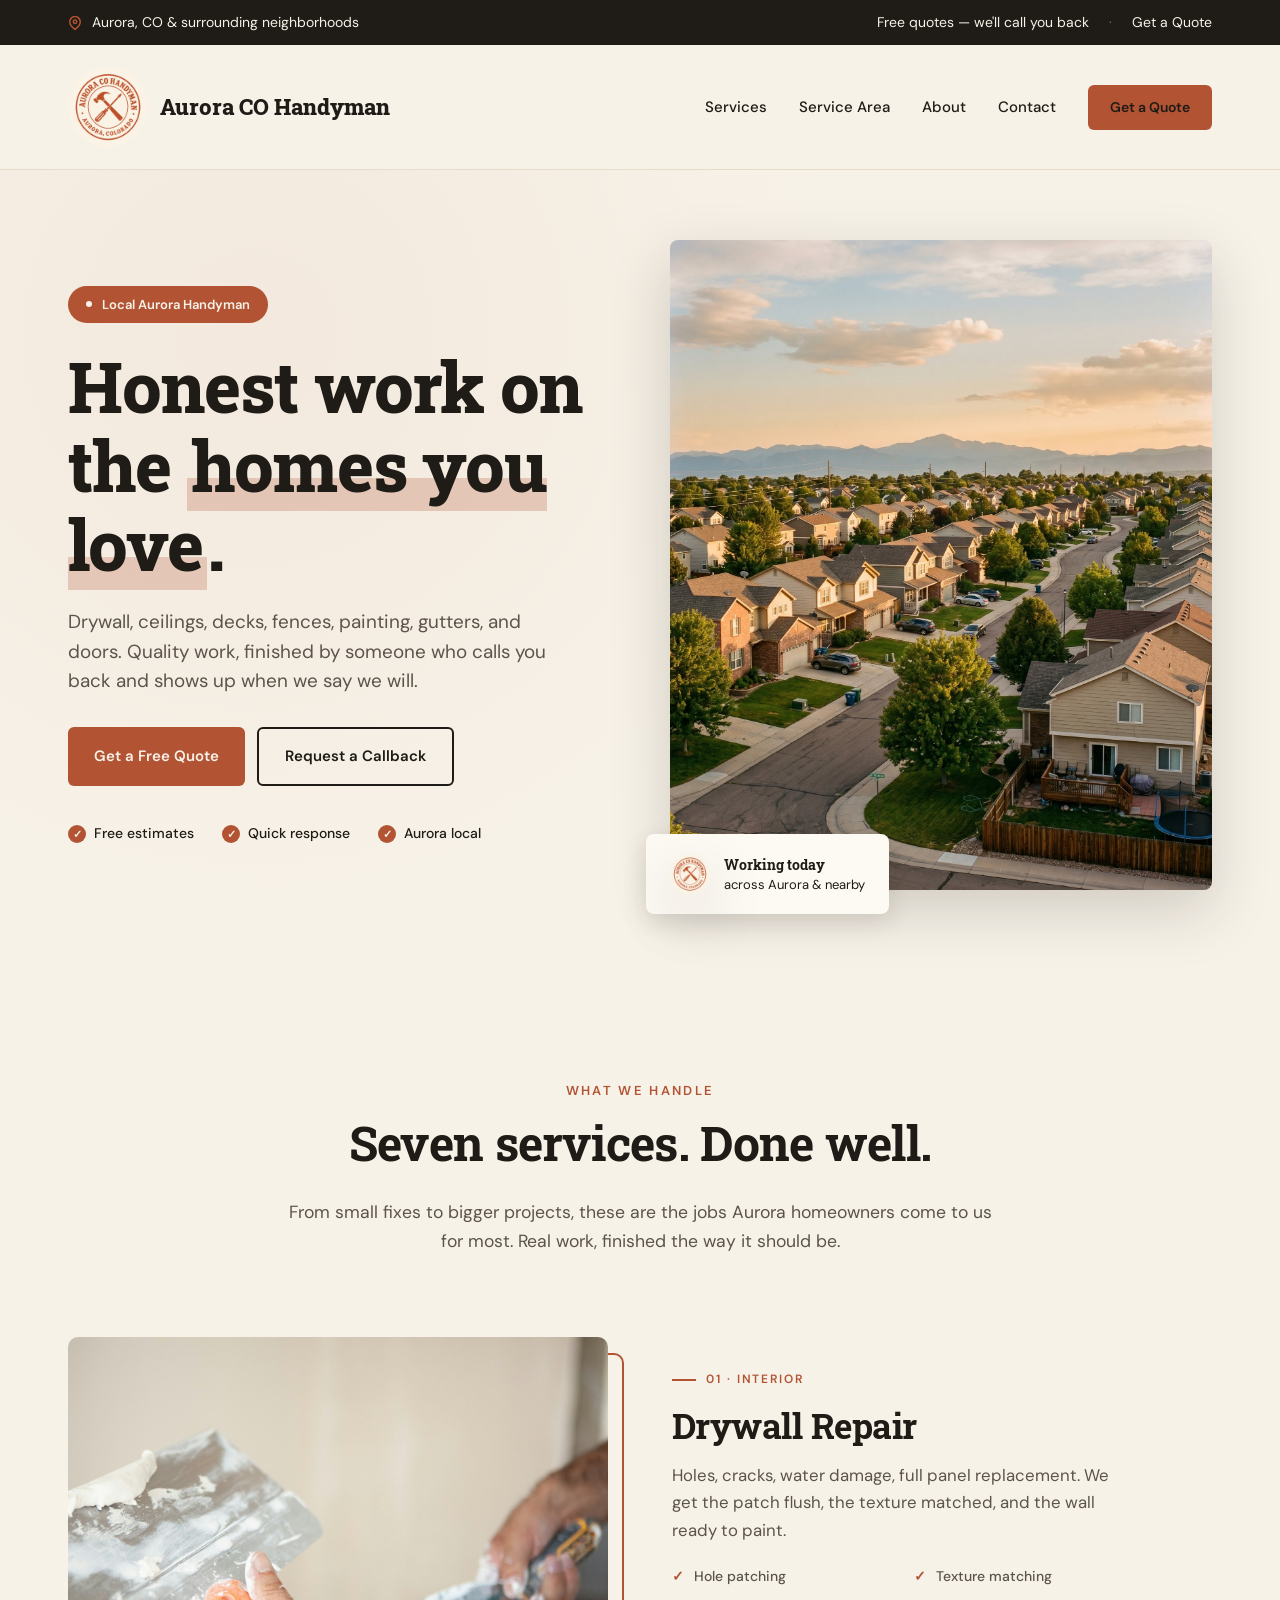
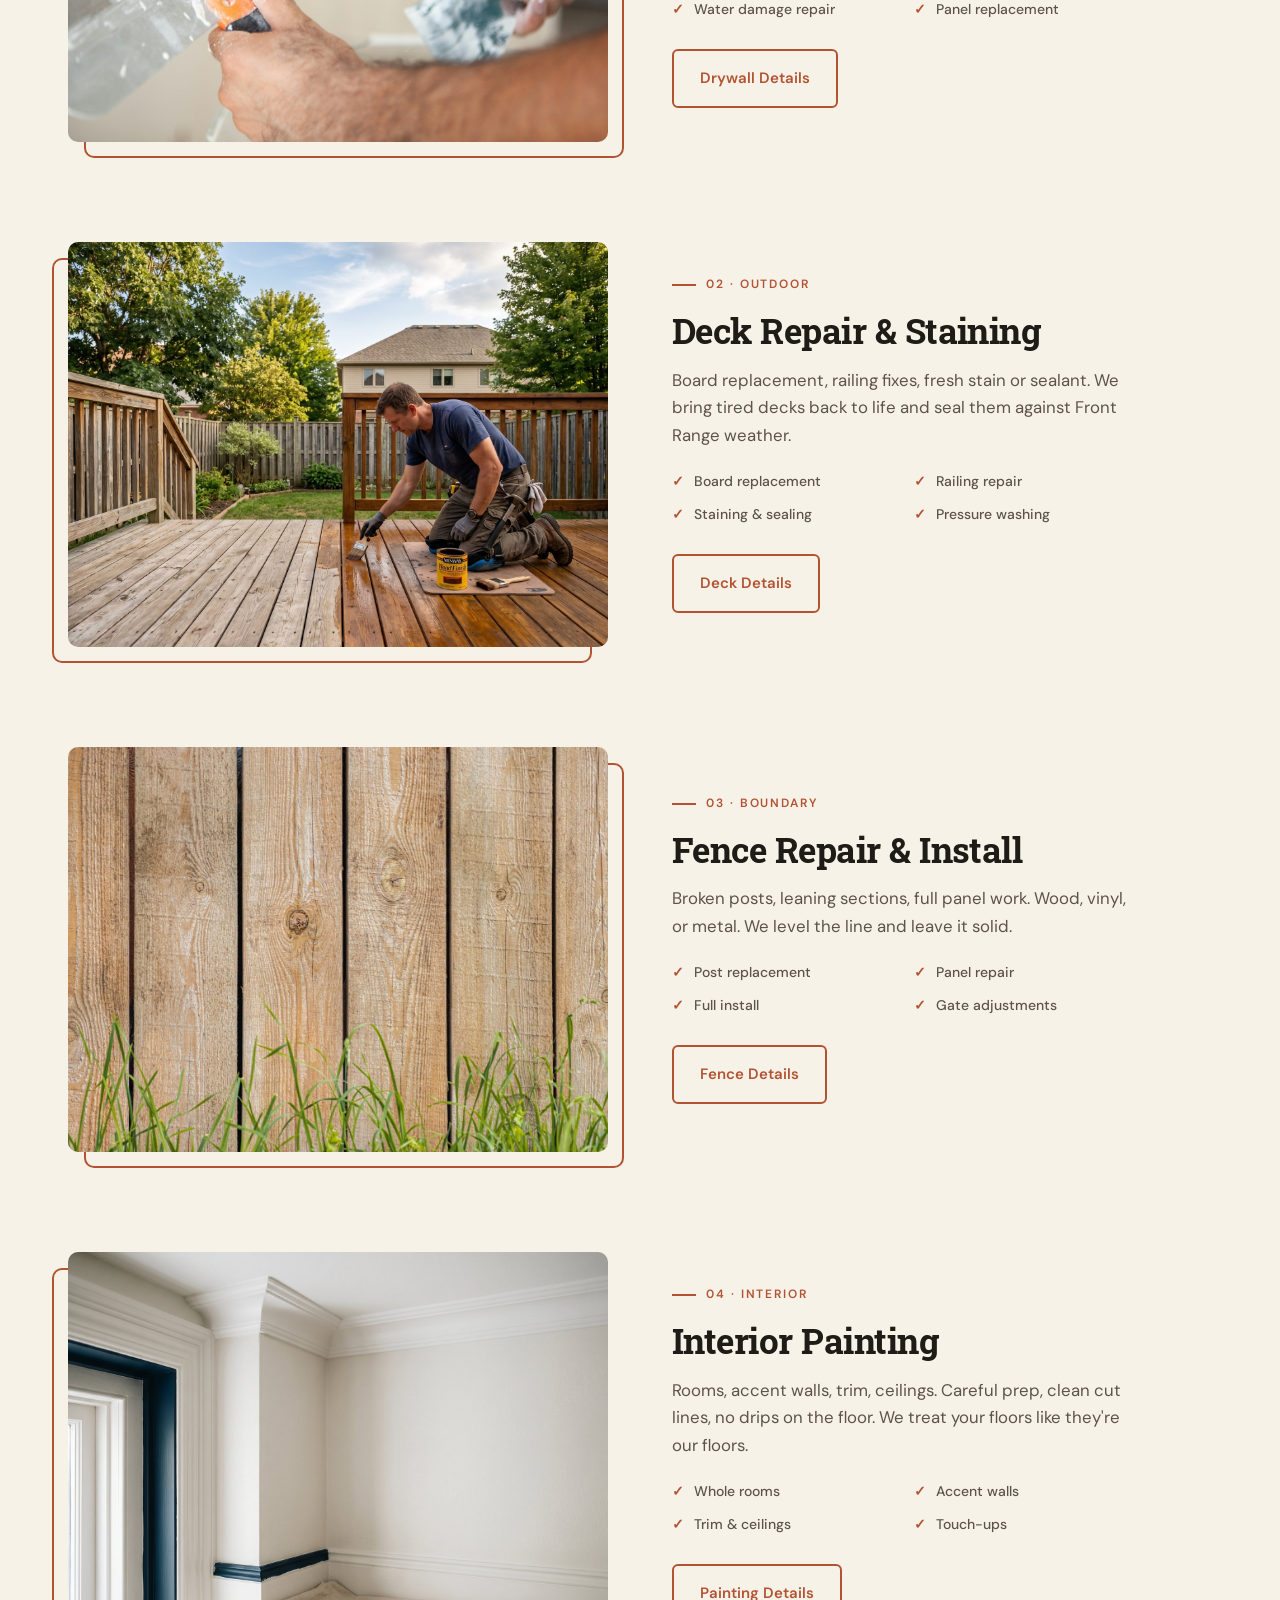
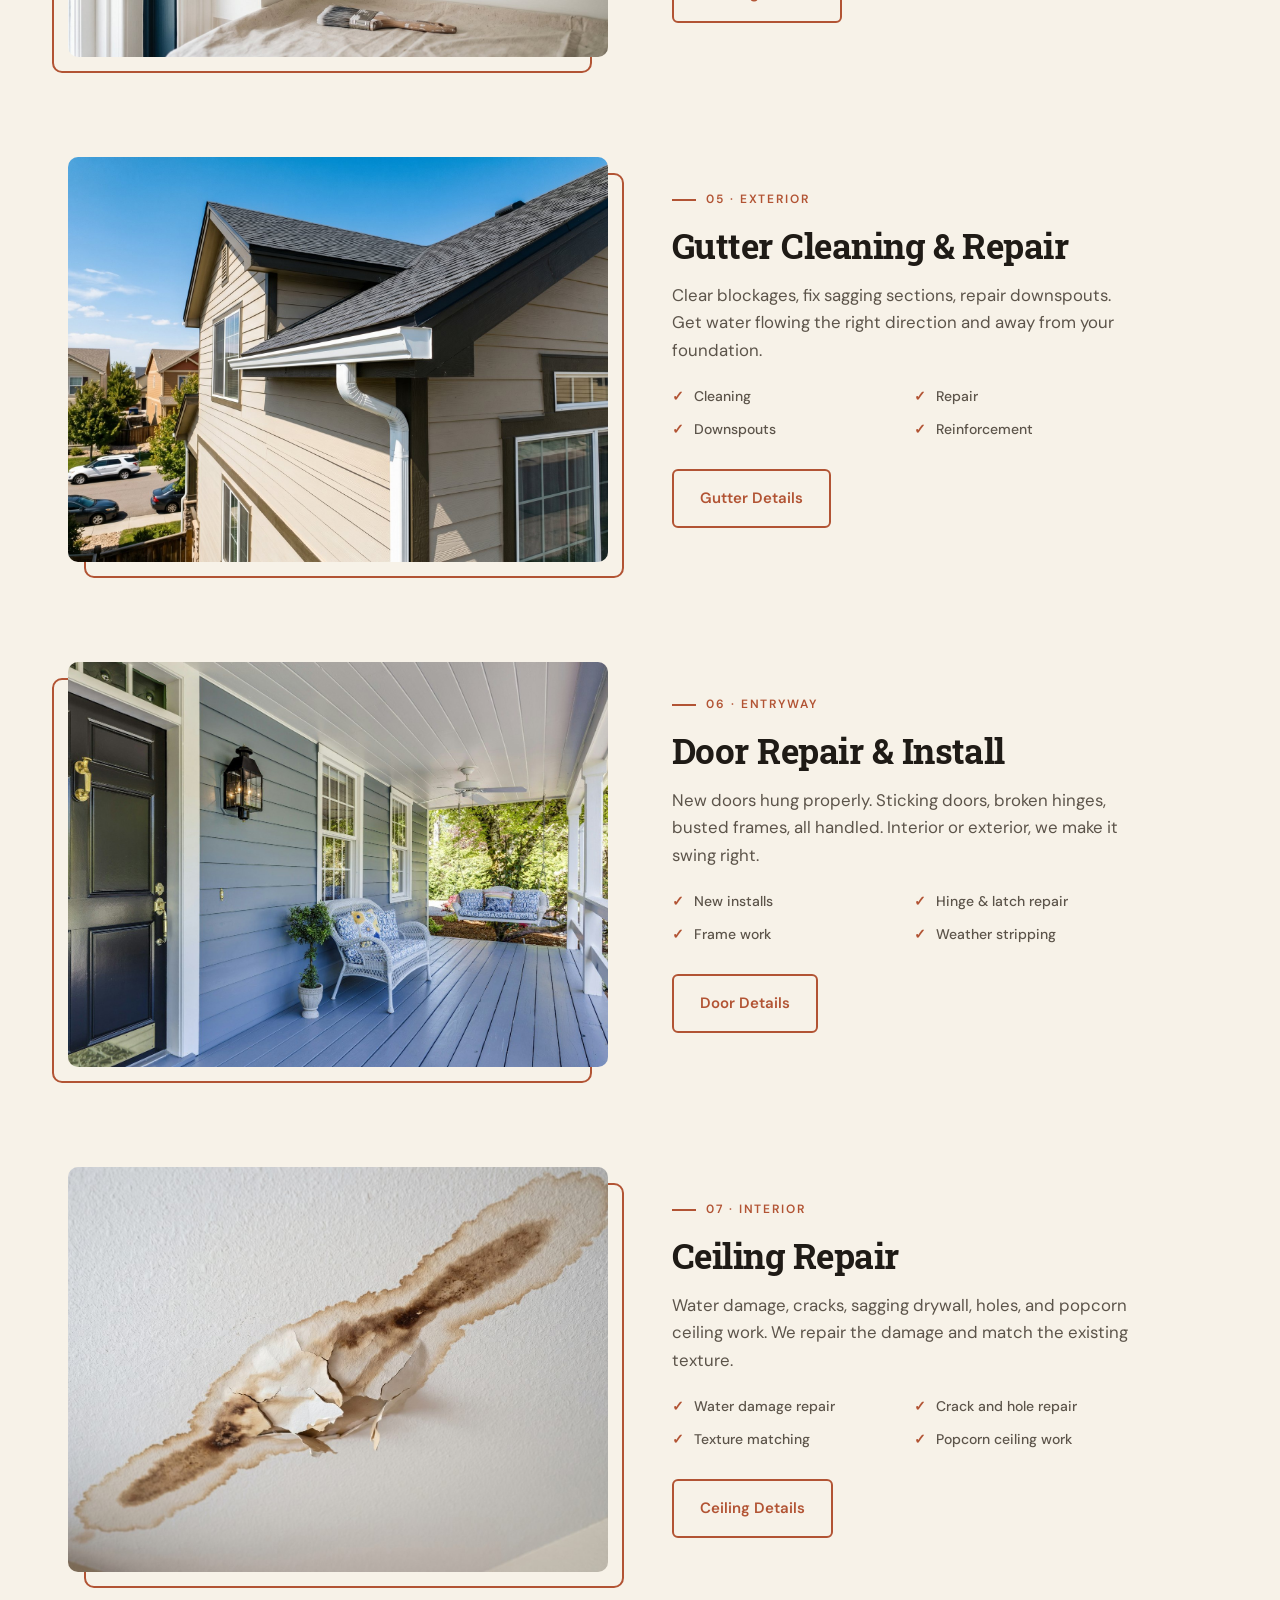
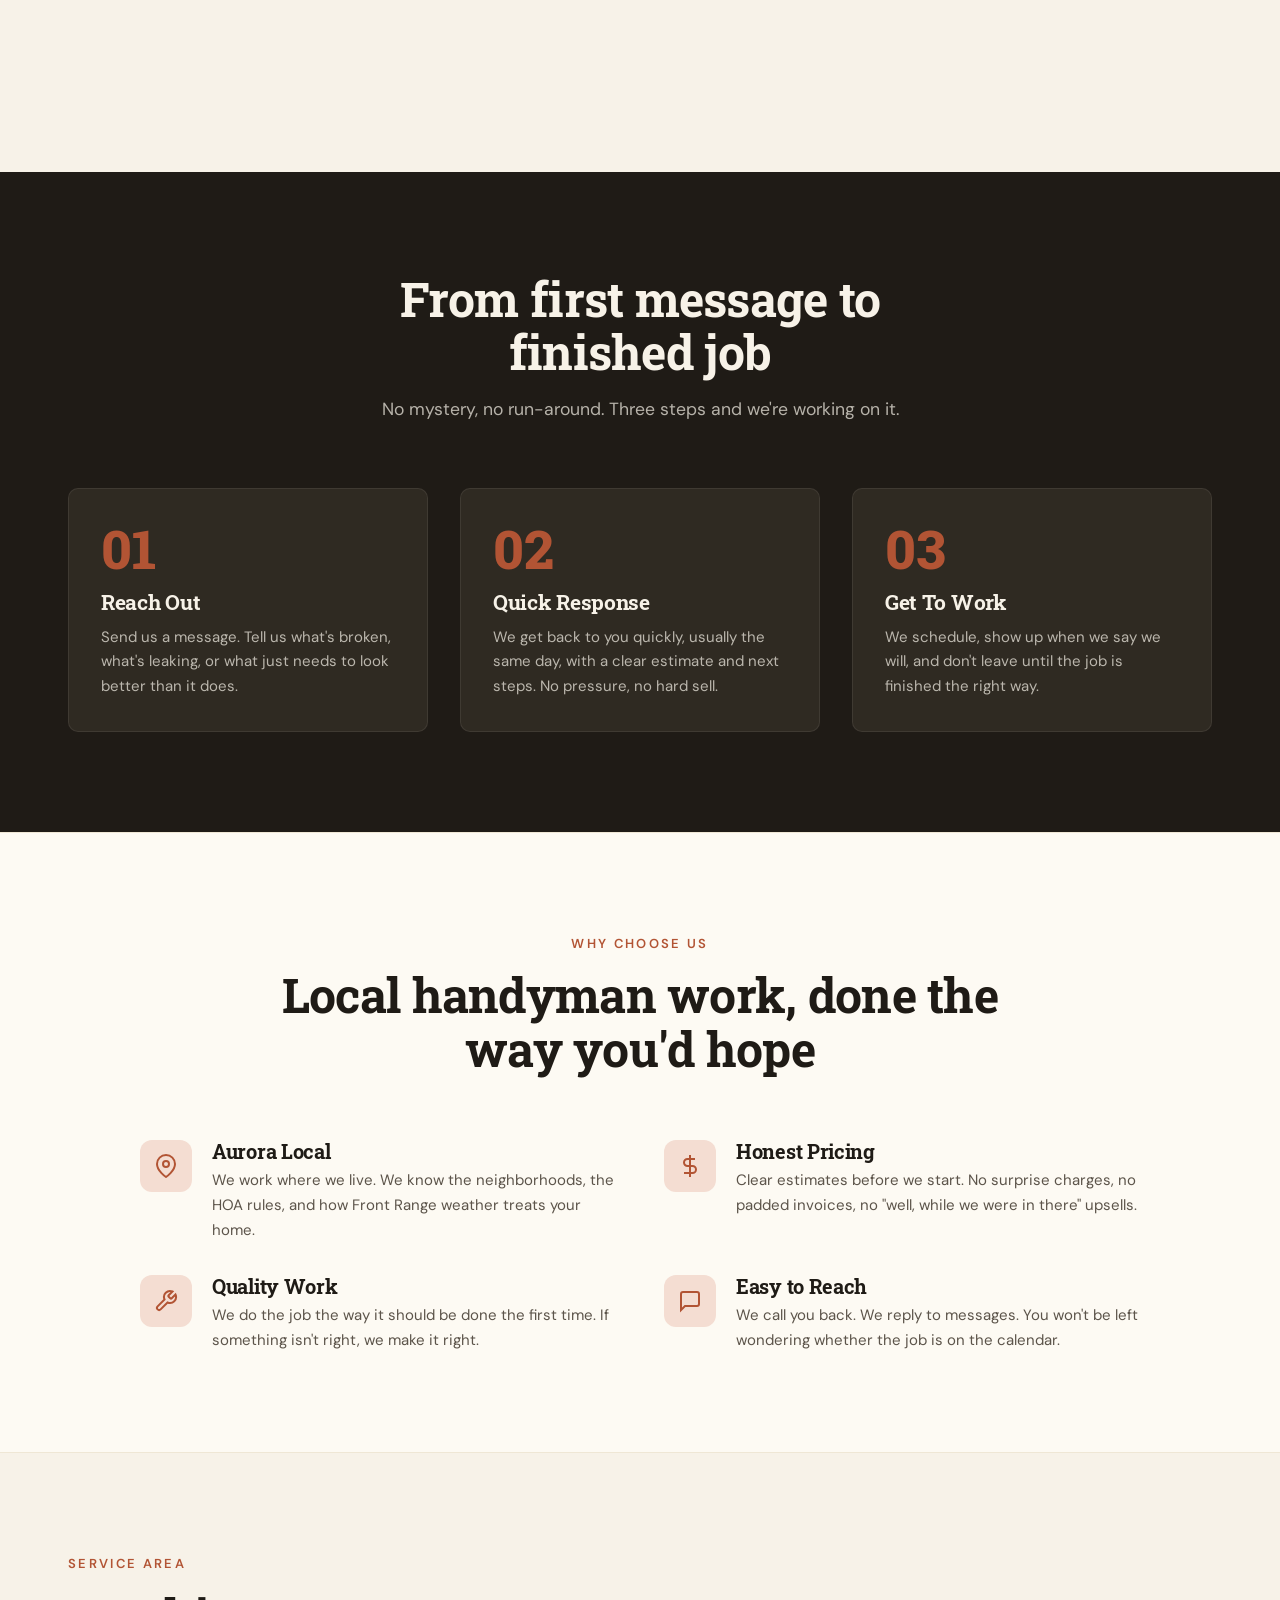
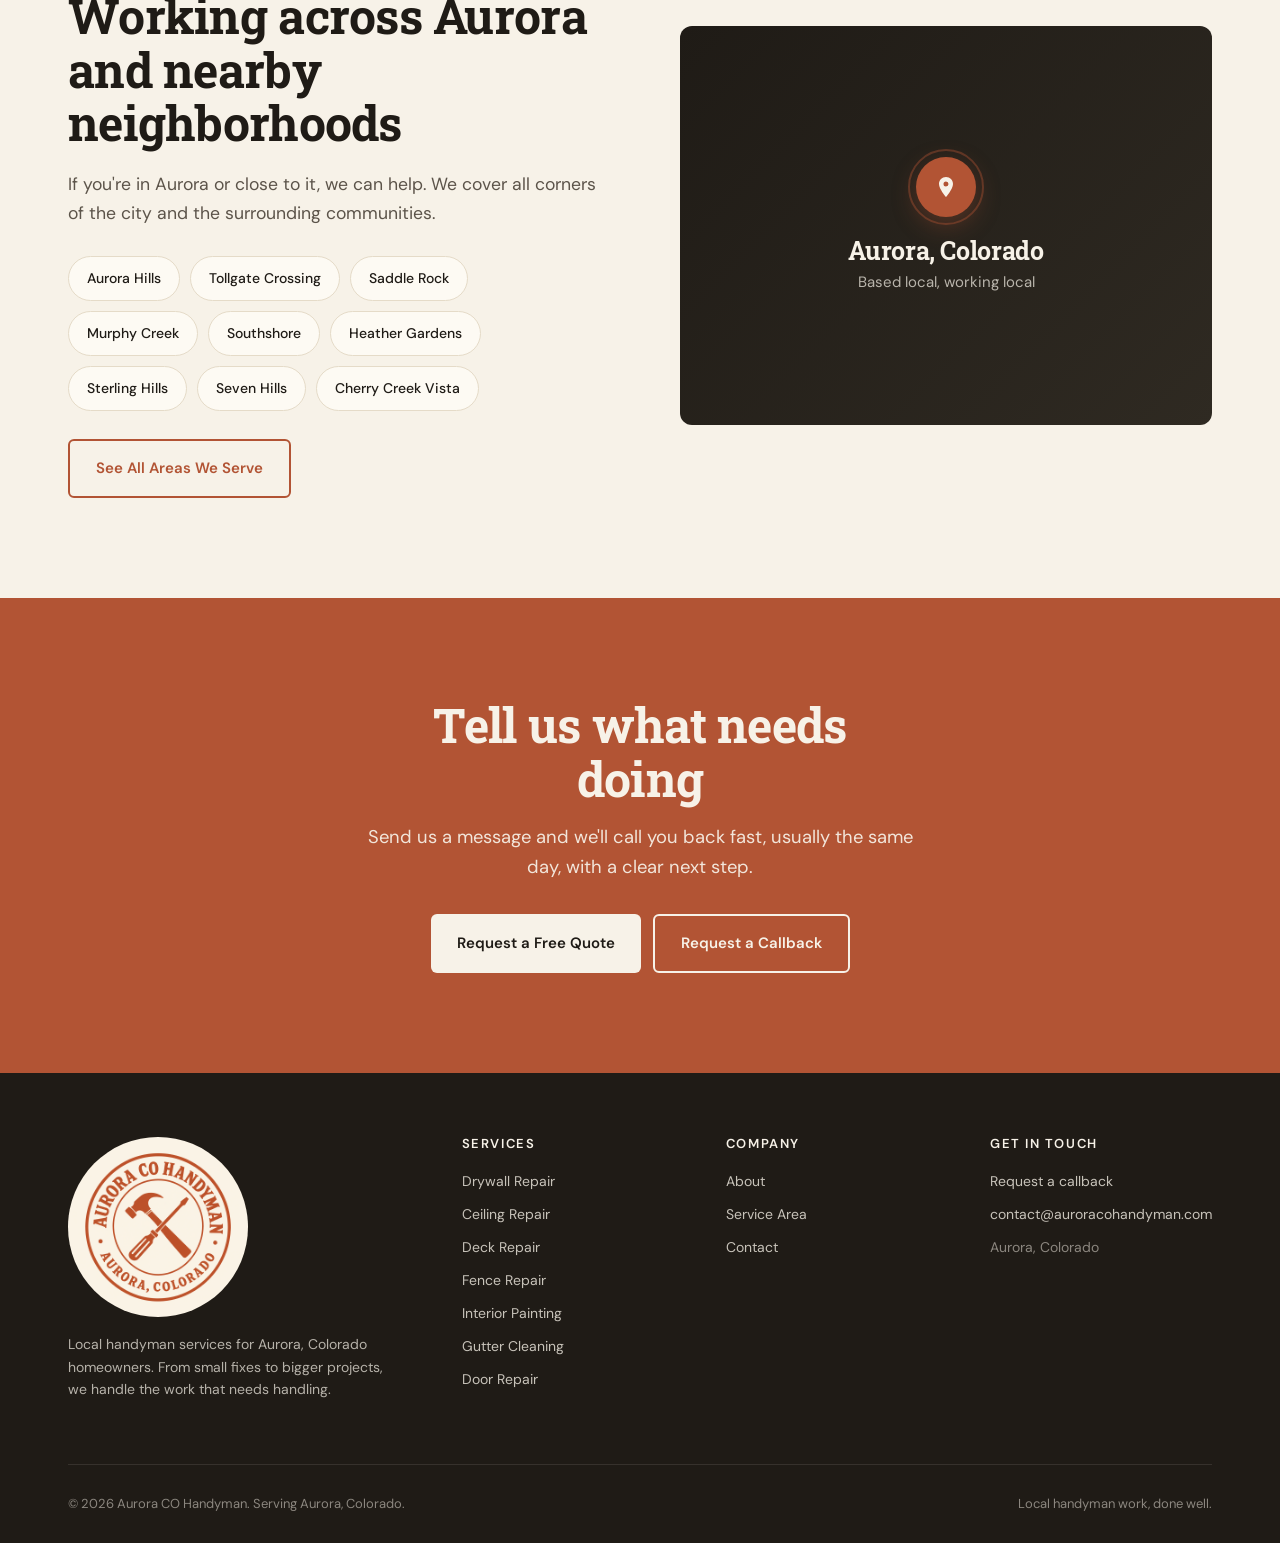
<file: index.html>
<!DOCTYPE html>
<html lang="en">
<head>
  <meta charset="UTF-8">
  <meta name="viewport" content="width=device-width, initial-scale=1.0">
  <title>Aurora CO Handyman | Local Handyman Services in Aurora, Colorado</title>
  <meta name="description" content="Local Aurora handyman for drywall repair, deck and fence work, interior painting, gutter cleaning, and door installation. Free quotes for Aurora homeowners. We'll call you back.">
  <meta name="theme-color" content="#1F1B16">
  <link rel="canonical" href="https://auroracohandyman.com/">

  <meta property="og:type" content="website">
  <meta property="og:title" content="Aurora CO Handyman | Local Handyman Services">
  <meta property="og:description" content="Local Aurora handyman for drywall, decks, fences, painting, gutters, and doors. Tell us what needs fixing.">
  <meta property="og:url" content="https://auroracohandyman.com/">
  <meta property="og:image" content="https://auroracohandyman.com/assets/img/aurora-hero.jpg">
  <meta name="twitter:card" content="summary_large_image">

  <link rel="icon" type="image/png" sizes="32x32" href="/assets/img/favicon-32.png">
  <link rel="icon" type="image/png" sizes="16x16" href="/assets/img/favicon-16.png">
  <link rel="icon" type="image/png" sizes="192x192" href="/assets/img/favicon-192.png">
  <link rel="apple-touch-icon" sizes="180x180" href="/assets/img/apple-touch-icon.png">

  <link rel="preconnect" href="https://fonts.googleapis.com">
  <link rel="preconnect" href="https://fonts.gstatic.com" crossorigin>
  <link href="https://fonts.googleapis.com/css2?family=Roboto+Slab:wght@500;600;700;800&family=DM+Sans:wght@400;500;600;700&display=swap" rel="stylesheet">
  <link rel="stylesheet" href="/assets/css/styles.css?v=20260827">

  <!-- Google tag (gtag.js) -->
  <script async src="https://www.googletagmanager.com/gtag/js?id=G-3KVSY13L0X"></script>
  <script>
    window.dataLayer = window.dataLayer || [];
    function gtag(){dataLayer.push(arguments);}
    gtag('js', new Date());
    gtag('config', 'G-3KVSY13L0X');
  </script>

  <script type="application/ld+json">
  {
    "@context": "https://schema.org",
    "@type": "Service",
    "name": "Aurora CO Handyman",
    "description": "Handyman services for Aurora, Colorado homeowners. Drywall repair, deck repair and staining, fence repair, interior painting, gutter cleaning, and door installation.",
    "areaServed": {
      "@type": "City",
      "name": "Aurora",
      "containedInPlace": {
        "@type": "State",
        "name": "Colorado"
      }
    },
    "url": "https://auroracohandyman.com/",
    "serviceType": "Handyman",
    "hasOfferCatalog": {
      "@type": "OfferCatalog",
      "name": "Aurora Handyman Services",
      "itemListElement": [
        {"@type": "Offer", "itemOffered": {"@type": "Service", "name": "Drywall Repair"}},
        {"@type": "Offer", "itemOffered": {"@type": "Service", "name": "Ceiling Repair"}},
        {"@type": "Offer", "itemOffered": {"@type": "Service", "name": "Deck Repair and Staining"}},
        {"@type": "Offer", "itemOffered": {"@type": "Service", "name": "Fence Repair and Install"}},
        {"@type": "Offer", "itemOffered": {"@type": "Service", "name": "Interior Painting"}},
        {"@type": "Offer", "itemOffered": {"@type": "Service", "name": "Gutter Cleaning and Repair"}},
        {"@type": "Offer", "itemOffered": {"@type": "Service", "name": "Door Repair and Install"}}
      ]
    },
    "provider": {
      "@type": "Organization",
      "name": "Aurora CO Handyman",
      "url": "https://auroracohandyman.com/"
    }
  }
  </script>
</head>
<body>

  <div class="topbar">
    <div class="container">
      <span class="left">
        <svg xmlns="http://www.w3.org/2000/svg" viewBox="0 0 24 24" fill="none" stroke="currentColor" stroke-width="2.5"><path d="M21 10c0 7-9 13-9 13s-9-6-9-13a9 9 0 0118 0z"/><circle cx="12" cy="10" r="3"/></svg>
        Aurora, CO &amp; surrounding neighborhoods
      </span>
      <div class="right">
        <span>Free quotes &mdash; we'll call you back</span>
        <span class="divider">·</span>
        <a href="/contact/">Get a Quote</a>
      </div>
    </div>
  </div>

  <header class="site">
    <div class="container">
      <a href="/" class="brand">
        <img src="/assets/img/logo-badge.png" alt="" class="brand-mark" width="80" height="80">
        Aurora CO Handyman
      </a>
      <nav class="primary">
        <a href="/services/">Services</a>
        <a href="/service-area/">Service Area</a>
        <a href="/about/">About</a>
        <a href="/contact/">Contact</a>
        <a href="/contact/" class="btn btn-primary" style="padding: 11px 22px; font-size: 14px;">Get a Quote</a>
      </nav>
      <button class="mobile-menu-btn" aria-label="Open menu">
        <svg xmlns="http://www.w3.org/2000/svg" viewBox="0 0 24 24" fill="none" stroke="currentColor" stroke-width="2"><line x1="3" y1="6" x2="21" y2="6"/><line x1="3" y1="12" x2="21" y2="12"/><line x1="3" y1="18" x2="21" y2="18"/></svg>
      </button>
    </div>
  </header>

  <section class="hero">
    <div class="container">
      <div class="hero-grid">
        <div>
          <span class="hero-tag"><span class="dot"></span>Local Aurora Handyman</span>
          <h1>Honest work on the <span class="underline">homes you love</span>.</h1>
          <p class="hero-lead">Drywall, ceilings, decks, fences, painting, gutters, and doors. Quality work, finished by someone who calls you back and shows up when we say we will.</p>
          <div class="hero-ctas">
            <a href="/contact/" class="btn btn-primary">Get a Free Quote</a>
            <a href="/contact/" class="btn btn-outline">Request a Callback</a>
          </div>
          <div class="hero-trust">
            <span class="item"><span class="check">✓</span>Free estimates</span>
            <span class="item"><span class="check">✓</span>Quick response</span>
            <span class="item"><span class="check">✓</span>Aurora local</span>
          </div>
        </div>
        <div class="hero-image-wrap">
          <img src="/assets/img/aurora-hero.jpg" alt="Suburban Aurora, Colorado neighborhood with the Front Range visible in the distance" loading="eager">
          <div class="hero-image-badge">
            <img src="/assets/img/logo-badge.png" alt="" class="ico" width="40" height="40">
            <div class="txt"><strong>Working today</strong>across Aurora &amp; nearby</div>
          </div>
        </div>
      </div>
    </div>
  </section>

  <section class="services-section" id="services">
    <div class="container">
      <div class="services-head">
        <div class="section-eyebrow">What We Handle</div>
        <h2>Seven services. Done well.</h2>
        <p>From small fixes to bigger projects, these are the jobs Aurora homeowners come to us for most. Real work, finished the way it should be.</p>
      </div>

      <article class="service-row">
        <div class="service-img"><div class="service-img-wrap"><img src="/assets/img/drywall-repair.jpg" alt="Drywall repair work in progress" loading="lazy"></div></div>
        <div class="service-content">
          <div class="service-tag"><span class="line"></span>01 · Interior</div>
          <h3>Drywall Repair</h3>
          <p>Holes, cracks, water damage, full panel replacement. We get the patch flush, the texture matched, and the wall ready to paint.</p>
          <ul class="service-list">
            <li>Hole patching</li>
            <li>Texture matching</li>
            <li>Water damage repair</li>
            <li>Panel replacement</li>
          </ul>
          <a href="/drywall-repair/" class="btn btn-ghost">Drywall Details</a>
        </div>
      </article>

      <article class="service-row reverse">
        <div class="service-img"><div class="service-img-wrap"><img src="/assets/img/hero-deck.jpg" alt="Deck repair and staining in Aurora" loading="lazy"></div></div>
        <div class="service-content">
          <div class="service-tag"><span class="line"></span>02 · Outdoor</div>
          <h3>Deck Repair &amp; Staining</h3>
          <p>Board replacement, railing fixes, fresh stain or sealant. We bring tired decks back to life and seal them against Front Range weather.</p>
          <ul class="service-list">
            <li>Board replacement</li>
            <li>Railing repair</li>
            <li>Staining &amp; sealing</li>
            <li>Pressure washing</li>
          </ul>
          <a href="/deck-repair/" class="btn btn-ghost">Deck Details</a>
        </div>
      </article>

      <article class="service-row">
        <div class="service-img"><div class="service-img-wrap"><img src="/assets/img/fence-repair.jpg" alt="Fence repair work on a wooden privacy fence" loading="lazy"></div></div>
        <div class="service-content">
          <div class="service-tag"><span class="line"></span>03 · Boundary</div>
          <h3>Fence Repair &amp; Install</h3>
          <p>Broken posts, leaning sections, full panel work. Wood, vinyl, or metal. We level the line and leave it solid.</p>
          <ul class="service-list">
            <li>Post replacement</li>
            <li>Panel repair</li>
            <li>Full install</li>
            <li>Gate adjustments</li>
          </ul>
          <a href="/fence-repair/" class="btn btn-ghost">Fence Details</a>
        </div>
      </article>

      <article class="service-row reverse">
        <div class="service-img"><div class="service-img-wrap"><img src="/assets/img/interior-painting.jpg" alt="Interior painting work with clean trim lines" loading="lazy"></div></div>
        <div class="service-content">
          <div class="service-tag"><span class="line"></span>04 · Interior</div>
          <h3>Interior Painting</h3>
          <p>Rooms, accent walls, trim, ceilings. Careful prep, clean cut lines, no drips on the floor. We treat your floors like they're our floors.</p>
          <ul class="service-list">
            <li>Whole rooms</li>
            <li>Accent walls</li>
            <li>Trim &amp; ceilings</li>
            <li>Touch-ups</li>
          </ul>
          <a href="/interior-painting/" class="btn btn-ghost">Painting Details</a>
        </div>
      </article>

      <article class="service-row">
        <div class="service-img"><div class="service-img-wrap"><img src="/assets/img/gutter-cleaning.jpg" alt="Gutter cleaning and repair on Aurora home" loading="lazy"></div></div>
        <div class="service-content">
          <div class="service-tag"><span class="line"></span>05 · Exterior</div>
          <h3>Gutter Cleaning &amp; Repair</h3>
          <p>Clear blockages, fix sagging sections, repair downspouts. Get water flowing the right direction and away from your foundation.</p>
          <ul class="service-list">
            <li>Cleaning</li>
            <li>Repair</li>
            <li>Downspouts</li>
            <li>Reinforcement</li>
          </ul>
          <a href="/gutter-cleaning/" class="btn btn-ghost">Gutter Details</a>
        </div>
      </article>

      <article class="service-row reverse">
        <div class="service-img"><div class="service-img-wrap"><img src="/assets/img/door-repair.jpg" alt="Door installation with proper leveling" loading="lazy"></div></div>
        <div class="service-content">
          <div class="service-tag"><span class="line"></span>06 · Entryway</div>
          <h3>Door Repair &amp; Install</h3>
          <p>New doors hung properly. Sticking doors, broken hinges, busted frames, all handled. Interior or exterior, we make it swing right.</p>
          <ul class="service-list">
            <li>New installs</li>
            <li>Hinge &amp; latch repair</li>
            <li>Frame work</li>
            <li>Weather stripping</li>
          </ul>
          <a href="/door-repair/" class="btn btn-ghost">Door Details</a>
        </div>
      </article>

      <article class="service-row">
        <div class="service-img"><div class="service-img-wrap"><img src="/assets/img/ceiling-repair.jpg" alt="Water-damaged ceiling ready for repair in Aurora" loading="lazy"></div></div>
        <div class="service-content">
          <div class="service-tag"><span class="line"></span>07 · Interior</div>
          <h3>Ceiling Repair</h3>
          <p>Water damage, cracks, sagging drywall, holes, and popcorn ceiling work. We repair the damage and match the existing texture.</p>
          <ul class="service-list">
            <li>Water damage repair</li>
            <li>Crack and hole repair</li>
            <li>Texture matching</li>
            <li>Popcorn ceiling work</li>
          </ul>
          <a href="/ceiling-repair/" class="btn btn-ghost">Ceiling Details</a>
        </div>
      </article>

    </div>
  </section>

  <section class="process" id="process">
    <div class="container">
      <div class="head">
        <h2>From first message to finished job</h2>
        <p class="lead">No mystery, no run-around. Three steps and we're working on it.</p>
      </div>
      <div class="process-grid">
        <div class="process-step">
          <div class="num">01</div>
          <h3>Reach Out</h3>
          <p>Send us a message. Tell us what's broken, what's leaking, or what just needs to look better than it does.</p>
        </div>
        <div class="process-step">
          <div class="num">02</div>
          <h3>Quick Response</h3>
          <p>We get back to you quickly, usually the same day, with a clear estimate and next steps. No pressure, no hard sell.</p>
        </div>
        <div class="process-step">
          <div class="num">03</div>
          <h3>Get To Work</h3>
          <p>We schedule, show up when we say we will, and don't leave until the job is finished the right way.</p>
        </div>
      </div>
    </div>
  </section>

  <section class="why-section">
    <div class="container">
      <div class="why-head">
        <div class="section-eyebrow">Why Choose Us</div>
        <h2>Local handyman work, done the way you'd hope</h2>
      </div>
      <div class="why-grid">
        <div class="why-item">
          <div class="why-icon">
            <svg xmlns="http://www.w3.org/2000/svg" viewBox="0 0 24 24" fill="none" stroke="currentColor" stroke-width="2"><path d="M21 10c0 7-9 13-9 13s-9-6-9-13a9 9 0 0118 0z"/><circle cx="12" cy="10" r="3"/></svg>
          </div>
          <div>
            <h3>Aurora Local</h3>
            <p>We work where we live. We know the neighborhoods, the HOA rules, and how Front Range weather treats your home.</p>
          </div>
        </div>
        <div class="why-item">
          <div class="why-icon">
            <svg xmlns="http://www.w3.org/2000/svg" viewBox="0 0 24 24" fill="none" stroke="currentColor" stroke-width="2"><line x1="12" y1="1" x2="12" y2="23"/><path d="M17 5H9.5a3.5 3.5 0 000 7h5a3.5 3.5 0 010 7H6"/></svg>
          </div>
          <div>
            <h3>Honest Pricing</h3>
            <p>Clear estimates before we start. No surprise charges, no padded invoices, no "well, while we were in there" upsells.</p>
          </div>
        </div>
        <div class="why-item">
          <div class="why-icon">
            <svg xmlns="http://www.w3.org/2000/svg" viewBox="0 0 24 24" fill="none" stroke="currentColor" stroke-width="2"><path d="M14.7 6.3a1 1 0 000 1.4l1.6 1.6a1 1 0 001.4 0l3.77-3.77a6 6 0 01-7.94 7.94l-6.91 6.91a2.12 2.12 0 01-3-3l6.91-6.91a6 6 0 017.94-7.94l-3.76 3.76z"/></svg>
          </div>
          <div>
            <h3>Quality Work</h3>
            <p>We do the job the way it should be done the first time. If something isn't right, we make it right.</p>
          </div>
        </div>
        <div class="why-item">
          <div class="why-icon">
            <svg xmlns="http://www.w3.org/2000/svg" viewBox="0 0 24 24" fill="none" stroke="currentColor" stroke-width="2"><path d="M21 15a2 2 0 01-2 2H7l-4 4V5a2 2 0 012-2h14a2 2 0 012 2z"/></svg>
          </div>
          <div>
            <h3>Easy to Reach</h3>
            <p>We call you back. We reply to messages. You won't be left wondering whether the job is on the calendar.</p>
          </div>
        </div>
      </div>
    </div>
  </section>

  <section class="area-section" id="area">
    <div class="container">
      <div class="area-grid">
        <div class="area-content">
          <div class="section-eyebrow">Service Area</div>
          <h2>Working across Aurora and nearby neighborhoods</h2>
          <p>If you're in Aurora or close to it, we can help. We cover all corners of the city and the surrounding communities.</p>
          <div class="neighborhoods">
            <span class="neighborhood-pill">Aurora Hills</span>
            <span class="neighborhood-pill">Tollgate Crossing</span>
            <span class="neighborhood-pill">Saddle Rock</span>
            <span class="neighborhood-pill">Murphy Creek</span>
            <span class="neighborhood-pill">Southshore</span>
            <span class="neighborhood-pill">Heather Gardens</span>
            <span class="neighborhood-pill">Sterling Hills</span>
            <span class="neighborhood-pill">Seven Hills</span>
            <span class="neighborhood-pill">Cherry Creek Vista</span>
          </div>
          <a href="/service-area/" class="btn btn-ghost" style="margin-top: 28px;">See All Areas We Serve</a>
        </div>
        <div class="area-map">
          <div class="area-map-inner">
            <div class="pin">
              <svg xmlns="http://www.w3.org/2000/svg" viewBox="0 0 24 24" fill="currentColor"><path d="M12 2C8 2 5 5 5 9c0 5 7 13 7 13s7-8 7-13c0-4-3-7-7-7zm0 9.5a2.5 2.5 0 110-5 2.5 2.5 0 010 5z"/></svg>
            </div>
            <h3>Aurora, Colorado</h3>
            <p>Based local, working local</p>
          </div>
        </div>
      </div>
    </div>
  </section>

  <section class="cta" id="contact">
    <div class="container">
      <h2>Tell us what needs doing</h2>
      <p>Send us a message and we'll call you back fast, usually the same day, with a clear next step.</p>
      <div class="cta-actions">
        <a href="/contact/" class="btn btn-cream">Request a Free Quote</a>
        <a href="/contact/" class="btn btn-outline" style="border-color: var(--cream); color: var(--cream);">Request a Callback</a>
      </div>
    </div>
  </section>

  <footer>
    <div class="container">
      <div class="footer-grid">
        <div class="footer-brand">
          <img src="/assets/img/logo-badge.png" alt="Aurora CO Handyman badge logo" class="footer-logo" width="180" height="180">
          <p>Local handyman services for Aurora, Colorado homeowners. From small fixes to bigger projects, we handle the work that needs handling.</p>
        </div>
        <div>
          <h4>Services</h4>
          <ul>
            <li><a href="/drywall-repair/">Drywall Repair</a></li>
            <li><a href="/ceiling-repair/">Ceiling Repair</a></li>
            <li><a href="/deck-repair/">Deck Repair</a></li>
            <li><a href="/fence-repair/">Fence Repair</a></li>
            <li><a href="/interior-painting/">Interior Painting</a></li>
            <li><a href="/gutter-cleaning/">Gutter Cleaning</a></li>
            <li><a href="/door-repair/">Door Repair</a></li>
          </ul>
        </div>
        <div>
          <h4>Company</h4>
          <ul>
            <li><a href="/about/">About</a></li>
            <li><a href="/service-area/">Service Area</a></li>
            <li><a href="/contact/">Contact</a></li>
          </ul>
        </div>
        <div>
          <h4>Get in Touch</h4>
          <ul>
            <li><a href="/contact/">Request a callback</a></li>
            <li><a href="mailto:contact@auroracohandyman.com">contact@auroracohandyman.com</a></li>
            <li style="margin-top: 8px; color: rgba(247, 242, 232, 0.5);">Aurora, Colorado</li>
          </ul>
        </div>
      </div>
      <div class="footer-bottom">
        <span>&copy; 2026 Aurora CO Handyman. Serving Aurora, Colorado.</span>
        <span>Local handyman work, done well.</span>
      </div>
    </div>
  </footer>

  <script src="/assets/js/analytics-v1.js"></script>
</body>
</html>
</file>
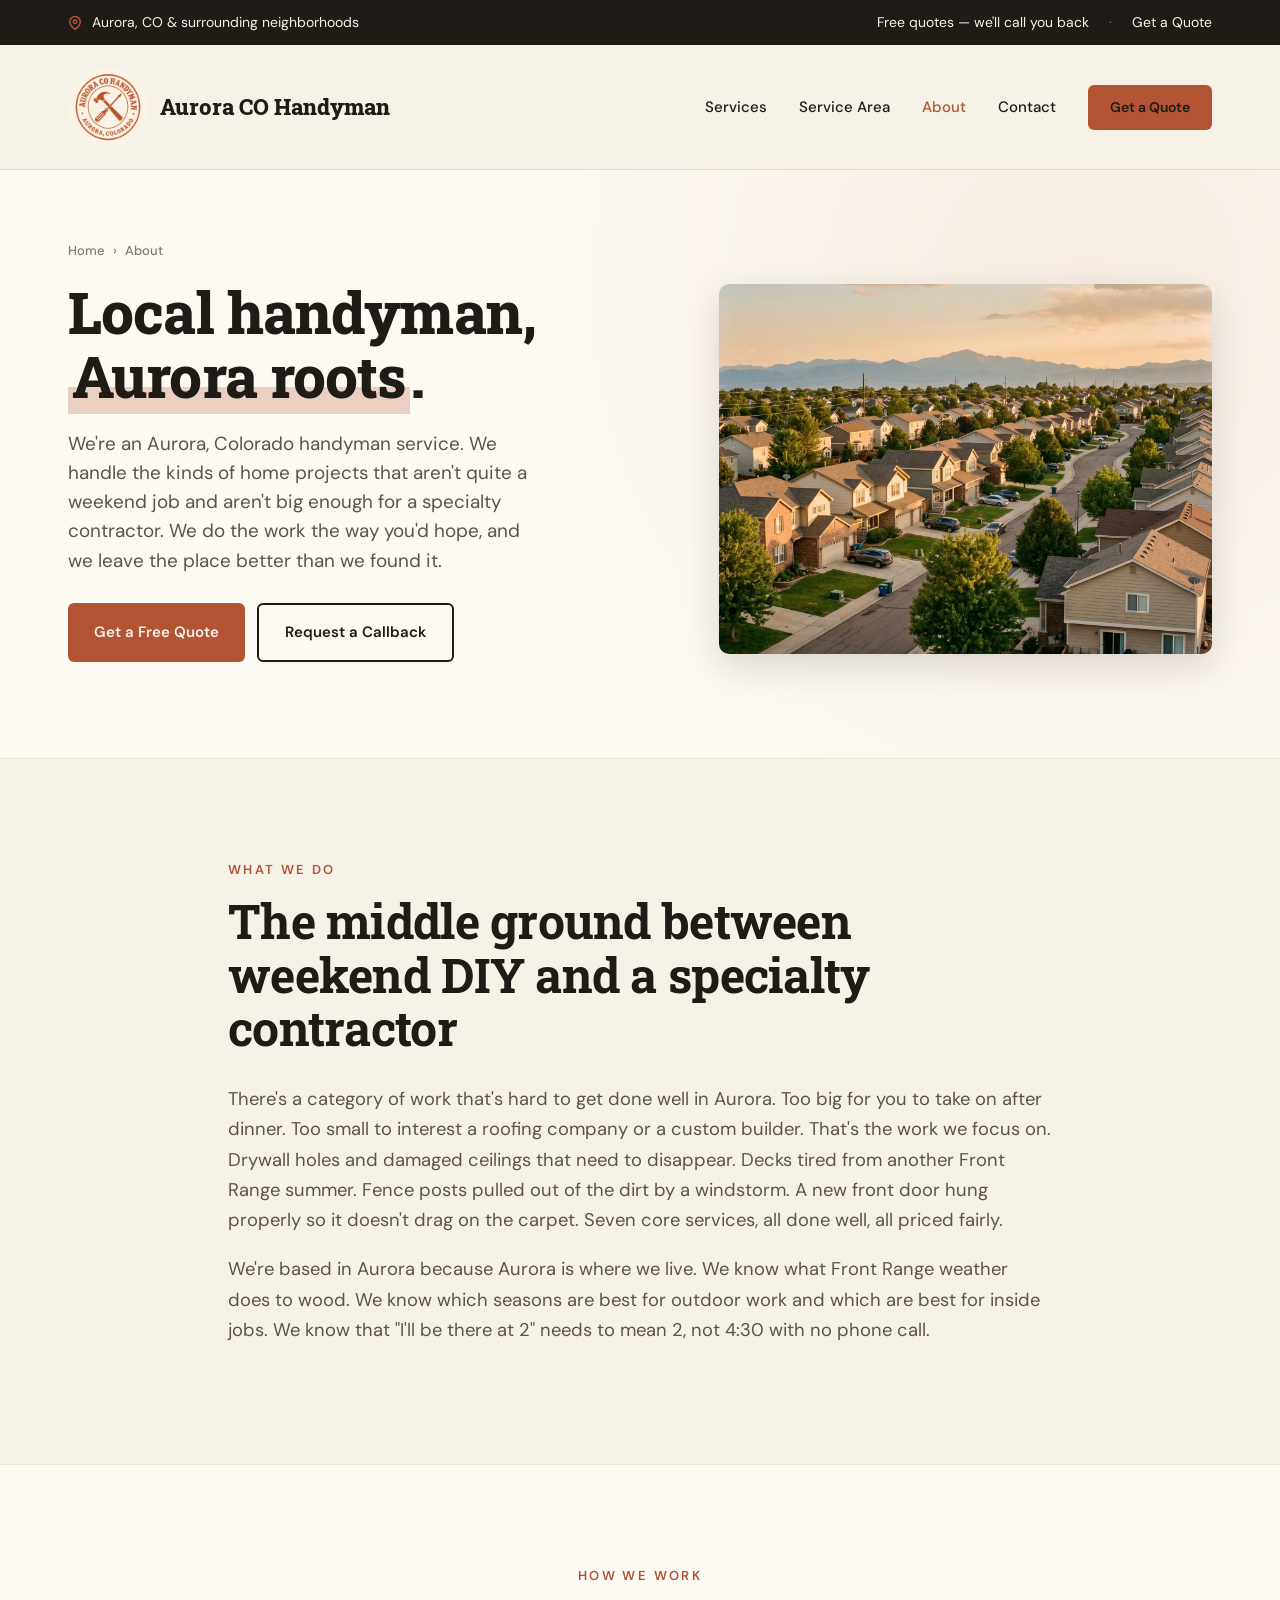
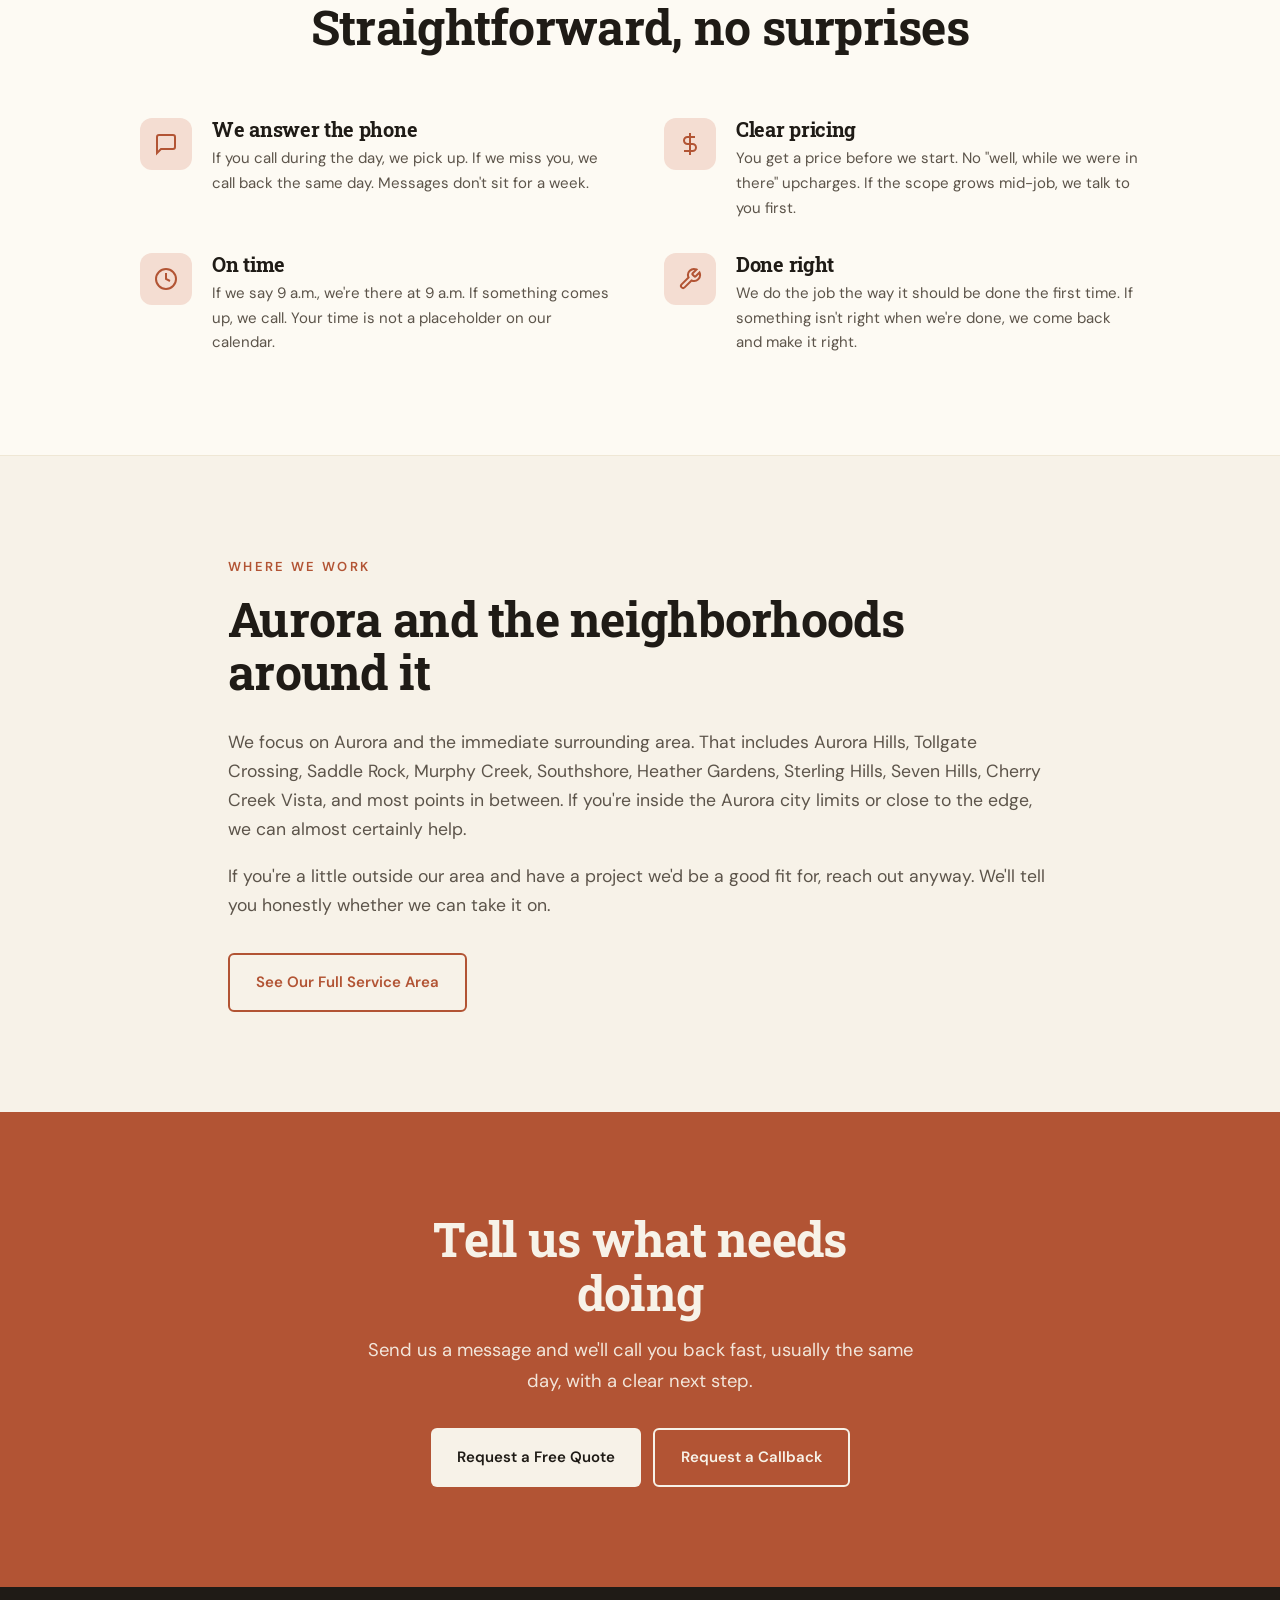
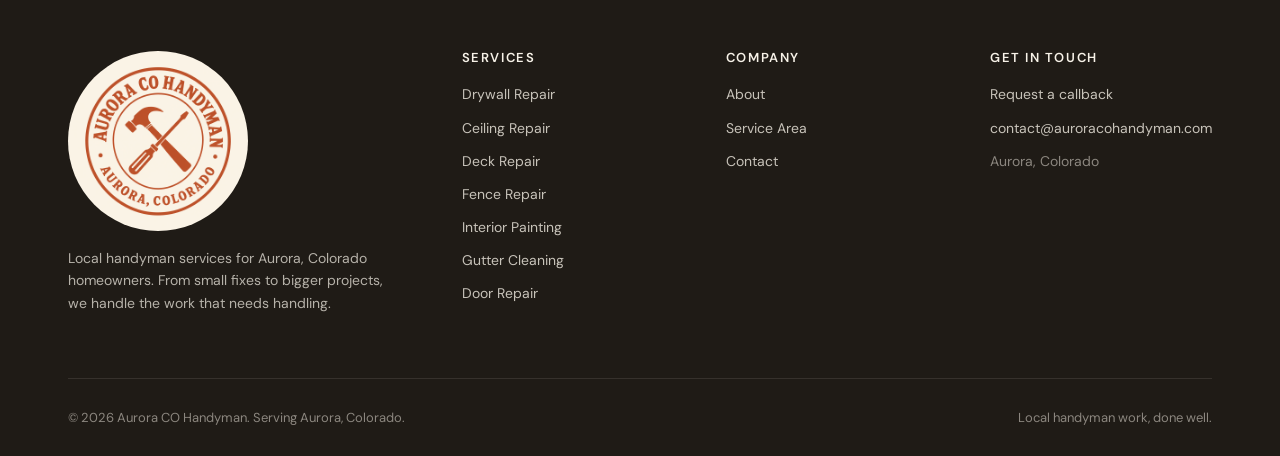
<file: about/index.html>
<!DOCTYPE html>
<html lang="en">
<head>
  <meta charset="UTF-8">
  <meta name="viewport" content="width=device-width, initial-scale=1.0">
  <title>About Aurora CO Handyman | Local Aurora Handyman Services</title>
  <meta name="description" content="About Aurora CO Handyman. Local handyman services for Aurora, Colorado homeowners. We handle drywall, decks, fences, painting, gutters, and doors.">
  <meta name="theme-color" content="#1F1B16">
  <link rel="canonical" href="https://auroracohandyman.com/about/">

  <meta property="og:type" content="website">
  <meta property="og:title" content="About Aurora CO Handyman | Local Aurora Handyman Services">
  <meta property="og:description" content="About Aurora CO Handyman. Local handyman services for Aurora, Colorado homeowners. We handle drywall, decks, fences, painting, gutters, and doors.">
  <meta property="og:url" content="https://auroracohandyman.com/about/">
  <meta property="og:image" content="https://auroracohandyman.com/assets/img/aurora-hero.jpg">
  <meta name="twitter:card" content="summary_large_image">

  <link rel="icon" type="image/png" sizes="32x32" href="/assets/img/favicon-32.png">
  <link rel="icon" type="image/png" sizes="16x16" href="/assets/img/favicon-16.png">
  <link rel="icon" type="image/png" sizes="192x192" href="/assets/img/favicon-192.png">
  <link rel="apple-touch-icon" sizes="180x180" href="/assets/img/apple-touch-icon.png">

  <link rel="preconnect" href="https://fonts.googleapis.com">
  <link rel="preconnect" href="https://fonts.gstatic.com" crossorigin>
  <link href="https://fonts.googleapis.com/css2?family=Roboto+Slab:wght@500;600;700;800&family=DM+Sans:wght@400;500;600;700&display=swap" rel="stylesheet">
  <link rel="stylesheet" href="/assets/css/styles.css?v=20260827">

  <!-- Google tag (gtag.js) -->
  <script async src="https://www.googletagmanager.com/gtag/js?id=G-3KVSY13L0X"></script>
  <script>
    window.dataLayer = window.dataLayer || [];
    function gtag(){dataLayer.push(arguments);}
    gtag('js', new Date());
    gtag('config', 'G-3KVSY13L0X');
  </script>

  
</head>
<body>

  <div class="topbar">
    <div class="container">
      <span class="left">
        <svg xmlns="http://www.w3.org/2000/svg" viewBox="0 0 24 24" fill="none" stroke="currentColor" stroke-width="2.5"><path d="M21 10c0 7-9 13-9 13s-9-6-9-13a9 9 0 0118 0z"/><circle cx="12" cy="10" r="3"/></svg>
        Aurora, CO &amp; surrounding neighborhoods
      </span>
      <div class="right">
        <span>Free quotes &mdash; we'll call you back</span>
        <span class="divider">·</span>
        <a href="/contact/">Get a Quote</a>
      </div>
    </div>
  </div>

  <header class="site">
    <div class="container">
      <a href="/" class="brand">
        <img src="/assets/img/logo-badge.png" alt="" class="brand-mark" width="80" height="80">
        Aurora CO Handyman
      </a>
      <nav class="primary">
        <a href="/services/">Services</a>
        <a href="/service-area/">Service Area</a>
        <a href="/about/" class="active">About</a>
        <a href="/contact/">Contact</a>
        <a href="/contact/" class="btn btn-primary" style="padding: 11px 22px; font-size: 14px;">Get a Quote</a>
      </nav>
      <button class="mobile-menu-btn" aria-label="Open menu">
        <svg xmlns="http://www.w3.org/2000/svg" viewBox="0 0 24 24" fill="none" stroke="currentColor" stroke-width="2"><line x1="3" y1="6" x2="21" y2="6"/><line x1="3" y1="12" x2="21" y2="12"/><line x1="3" y1="18" x2="21" y2="18"/></svg>
      </button>
    </div>
  </header>
  <section class="page-hero">
    <div class="container">
      <div class="page-hero-grid">
        <div>
          <div class="crumbs"><a href="/">Home</a><span>›</span>About</div>
          <h1>Local handyman, <span class="underline">Aurora roots</span>.</h1>
          <p class="lead">We're an Aurora, Colorado handyman service. We handle the kinds of home projects that aren't quite a weekend job and aren't big enough for a specialty contractor. We do the work the way you'd hope, and we leave the place better than we found it.</p>
          <div class="hero-ctas">
            <a href="/contact/" class="btn btn-primary">Get a Free Quote</a>
            <a href="/contact/" class="btn btn-outline">Request a Callback</a>
          </div>
        </div>
        <div class="page-hero-img"><img src="/assets/img/aurora-hero.jpg" alt="Suburban Aurora, Colorado neighborhood with the Front Range visible in the distance"></div>
      </div>
    </div>
  </section>

  <section class="block">
    <div class="container-narrow">
      <div class="section-eyebrow">What We Do</div>
      <h2>The middle ground between weekend DIY and a specialty contractor</h2>
      <p style="font-size: 1.15rem;">There's a category of work that's hard to get done well in Aurora. Too big for you to take on after dinner. Too small to interest a roofing company or a custom builder. That's the work we focus on. Drywall holes and damaged ceilings that need to disappear. Decks tired from another Front Range summer. Fence posts pulled out of the dirt by a windstorm. A new front door hung properly so it doesn't drag on the carpet. Seven core services, all done well, all priced fairly.</p>
      <p style="font-size: 1.15rem;">We're based in Aurora because Aurora is where we live. We know what Front Range weather does to wood. We know which seasons are best for outdoor work and which are best for inside jobs. We know that "I'll be there at 2" needs to mean 2, not 4:30 with no phone call.</p>
    </div>
  </section>

  <section class="why-section">
    <div class="container">
      <div class="why-head">
        <div class="section-eyebrow">How We Work</div>
        <h2>Straightforward, no surprises</h2>
      </div>
      <div class="why-grid">
        <div class="why-item">
          <div class="why-icon"><svg xmlns="http://www.w3.org/2000/svg" viewBox="0 0 24 24" fill="none" stroke="currentColor" stroke-width="2"><path d="M21 15a2 2 0 01-2 2H7l-4 4V5a2 2 0 012-2h14a2 2 0 012 2z"/></svg></div>
          <div><h3>We answer the phone</h3><p>If you call during the day, we pick up. If we miss you, we call back the same day. Messages don't sit for a week.</p></div>
        </div>
        <div class="why-item">
          <div class="why-icon"><svg xmlns="http://www.w3.org/2000/svg" viewBox="0 0 24 24" fill="none" stroke="currentColor" stroke-width="2"><line x1="12" y1="1" x2="12" y2="23"/><path d="M17 5H9.5a3.5 3.5 0 000 7h5a3.5 3.5 0 010 7H6"/></svg></div>
          <div><h3>Clear pricing</h3><p>You get a price before we start. No "well, while we were in there" upcharges. If the scope grows mid-job, we talk to you first.</p></div>
        </div>
        <div class="why-item">
          <div class="why-icon"><svg xmlns="http://www.w3.org/2000/svg" viewBox="0 0 24 24" fill="none" stroke="currentColor" stroke-width="2"><circle cx="12" cy="12" r="10"/><polyline points="12 6 12 12 16 14"/></svg></div>
          <div><h3>On time</h3><p>If we say 9 a.m., we're there at 9 a.m. If something comes up, we call. Your time is not a placeholder on our calendar.</p></div>
        </div>
        <div class="why-item">
          <div class="why-icon"><svg xmlns="http://www.w3.org/2000/svg" viewBox="0 0 24 24" fill="none" stroke="currentColor" stroke-width="2"><path d="M14.7 6.3a1 1 0 000 1.4l1.6 1.6a1 1 0 001.4 0l3.77-3.77a6 6 0 01-7.94 7.94l-6.91 6.91a2.12 2.12 0 01-3-3l6.91-6.91a6 6 0 017.94-7.94l-3.76 3.76z"/></svg></div>
          <div><h3>Done right</h3><p>We do the job the way it should be done the first time. If something isn't right when we're done, we come back and make it right.</p></div>
        </div>
      </div>
    </div>
  </section>

  <section class="block">
    <div class="container-narrow">
      <div class="section-eyebrow">Where We Work</div>
      <h2>Aurora and the neighborhoods around it</h2>
      <p style="font-size: 1.1rem;">We focus on Aurora and the immediate surrounding area. That includes Aurora Hills, Tollgate Crossing, Saddle Rock, Murphy Creek, Southshore, Heather Gardens, Sterling Hills, Seven Hills, Cherry Creek Vista, and most points in between. If you're inside the Aurora city limits or close to the edge, we can almost certainly help.</p>
      <p style="font-size: 1.1rem;">If you're a little outside our area and have a project we'd be a good fit for, reach out anyway. We'll tell you honestly whether we can take it on.</p>
      <a href="/service-area/" class="btn btn-ghost" style="margin-top: 16px;">See Our Full Service Area</a>
    </div>
  </section>

  <section class="cta">
    <div class="container">
      <h2>Tell us what needs doing</h2>
      <p>Send us a message and we'll call you back fast, usually the same day, with a clear next step.</p>
      <div class="cta-actions">
        <a href="/contact/" class="btn btn-cream">Request a Free Quote</a>
        <a href="/contact/" class="btn btn-outline" style="border-color: var(--cream); color: var(--cream);">Request a Callback</a>
      </div>
    </div>
  </section>

  <footer>
    <div class="container">
      <div class="footer-grid">
        <div class="footer-brand">
          <img src="/assets/img/logo-badge.png" alt="Aurora CO Handyman badge logo" class="footer-logo" width="180" height="180">
          <p>Local handyman services for Aurora, Colorado homeowners. From small fixes to bigger projects, we handle the work that needs handling.</p>
        </div>
        <div>
          <h4>Services</h4>
          <ul>
            <li><a href="/drywall-repair/">Drywall Repair</a></li>
            <li><a href="/ceiling-repair/">Ceiling Repair</a></li>
            <li><a href="/deck-repair/">Deck Repair</a></li>
            <li><a href="/fence-repair/">Fence Repair</a></li>
            <li><a href="/interior-painting/">Interior Painting</a></li>
            <li><a href="/gutter-cleaning/">Gutter Cleaning</a></li>
            <li><a href="/door-repair/">Door Repair</a></li>
          </ul>
        </div>
        <div>
          <h4>Company</h4>
          <ul>
            <li><a href="/about/">About</a></li>
            <li><a href="/service-area/">Service Area</a></li>
            <li><a href="/contact/">Contact</a></li>
          </ul>
        </div>
        <div>
          <h4>Get in Touch</h4>
          <ul>
            <li><a href="/contact/">Request a callback</a></li>
            <li><a href="mailto:contact@auroracohandyman.com">contact@auroracohandyman.com</a></li>
            <li style="margin-top: 8px; color: rgba(247, 242, 232, 0.5);">Aurora, Colorado</li>
          </ul>
        </div>
      </div>
      <div class="footer-bottom">
        <span>&copy; 2026 Aurora CO Handyman. Serving Aurora, Colorado.</span>
        <span>Local handyman work, done well.</span>
      </div>
    </div>
  </footer>

  <script src="/assets/js/analytics-v1.js"></script>
</body>
</html>
</file>
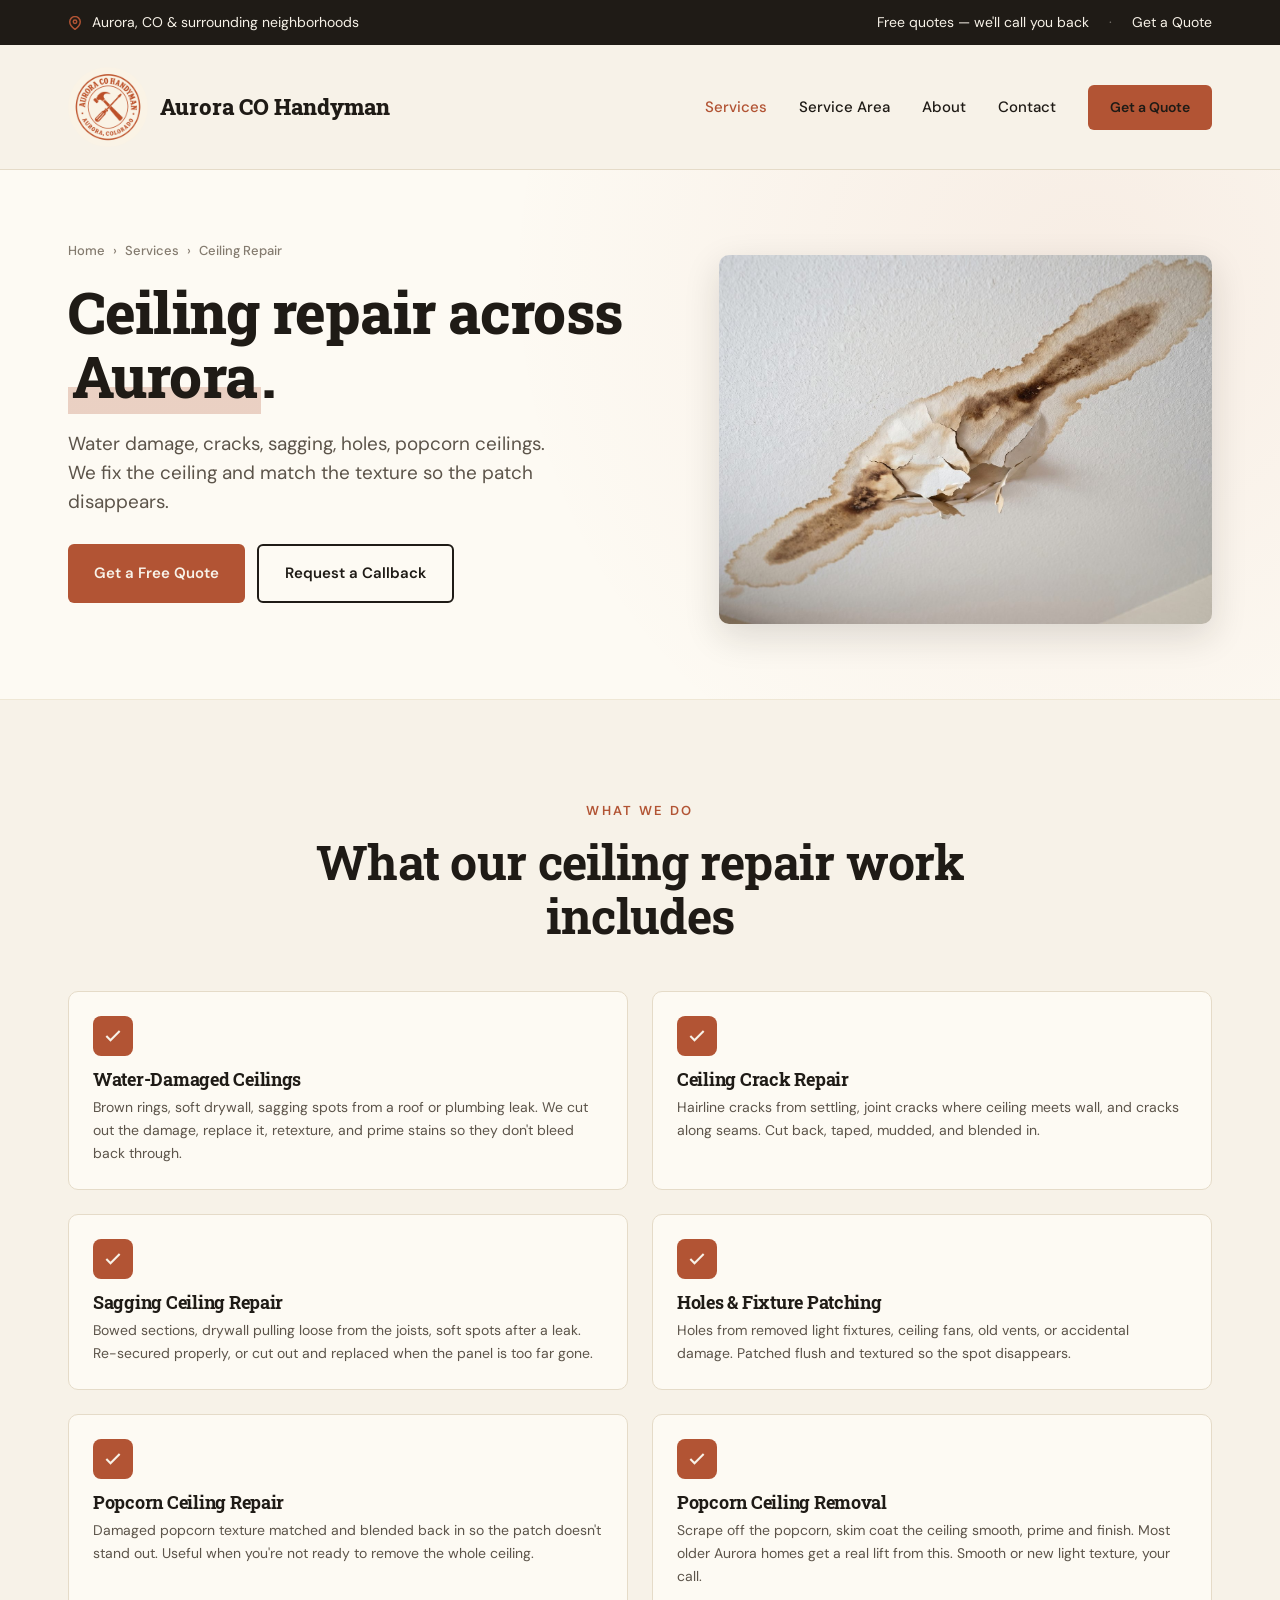
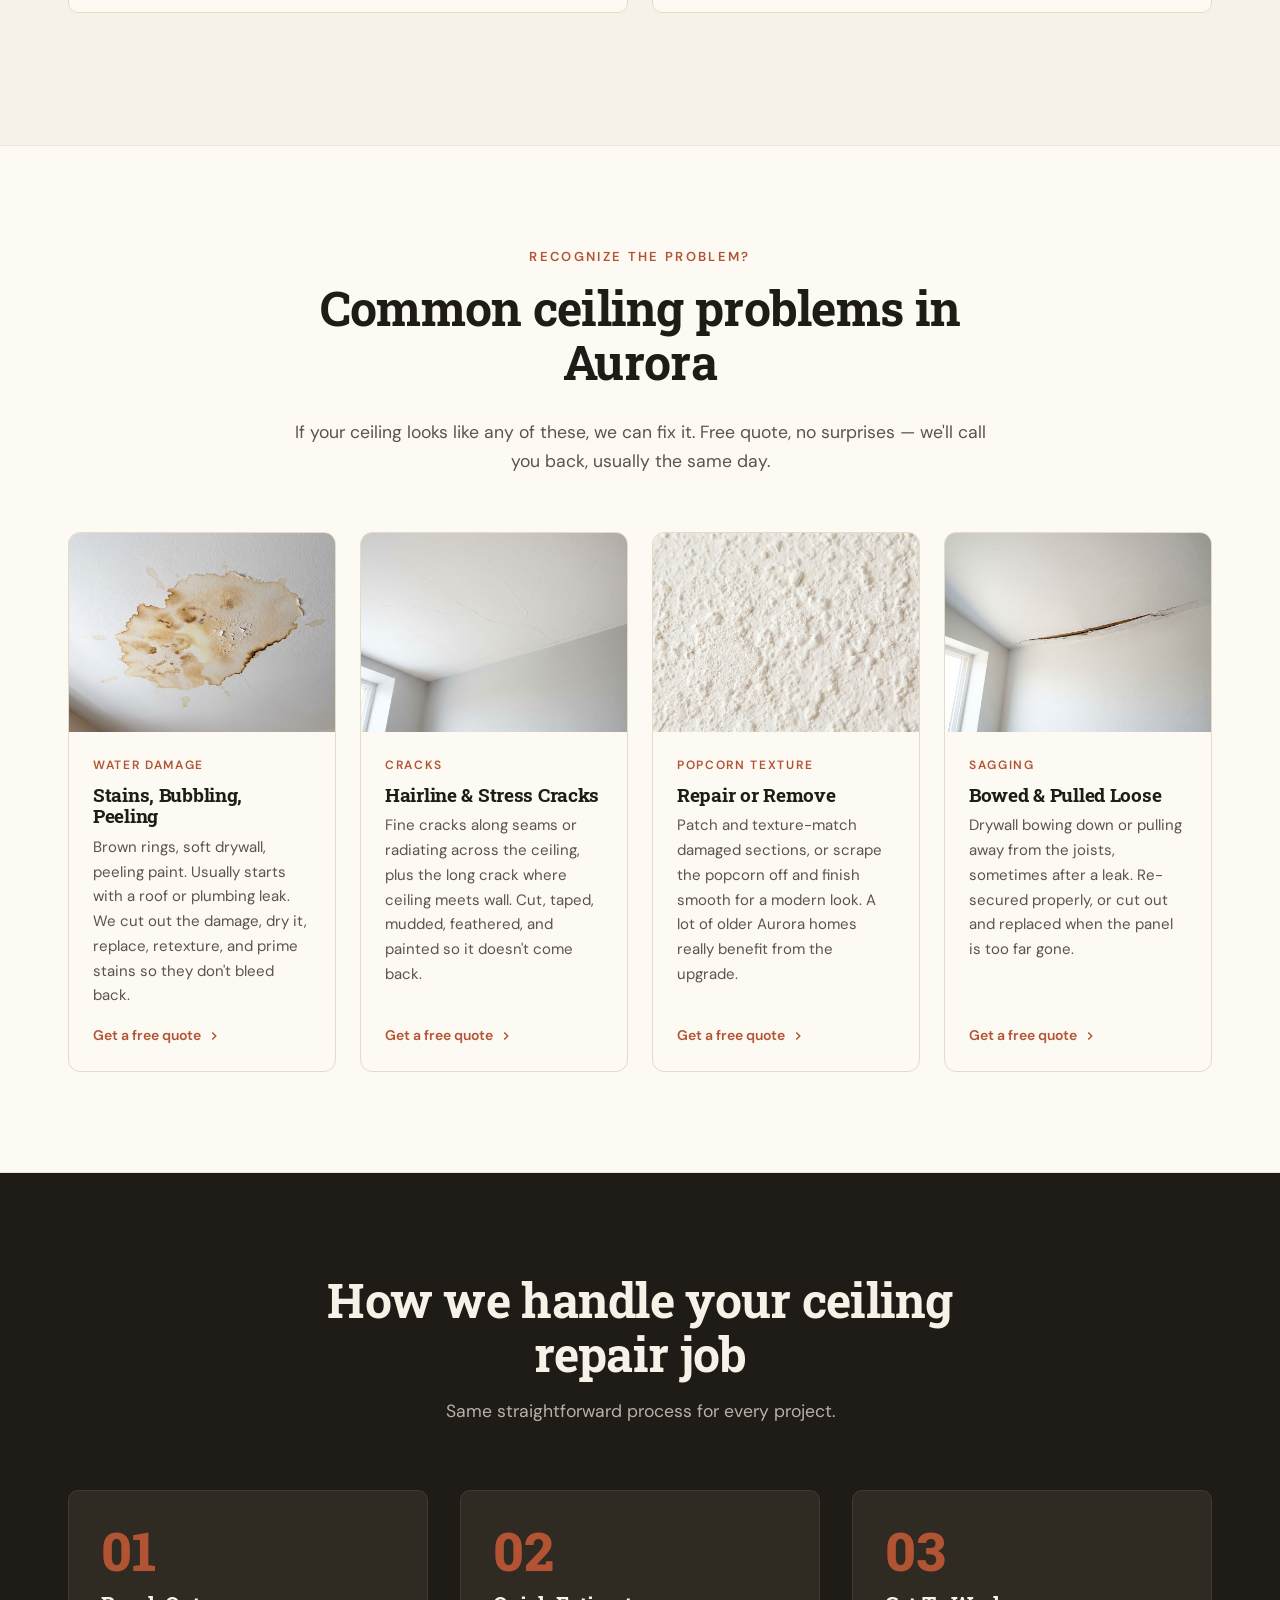
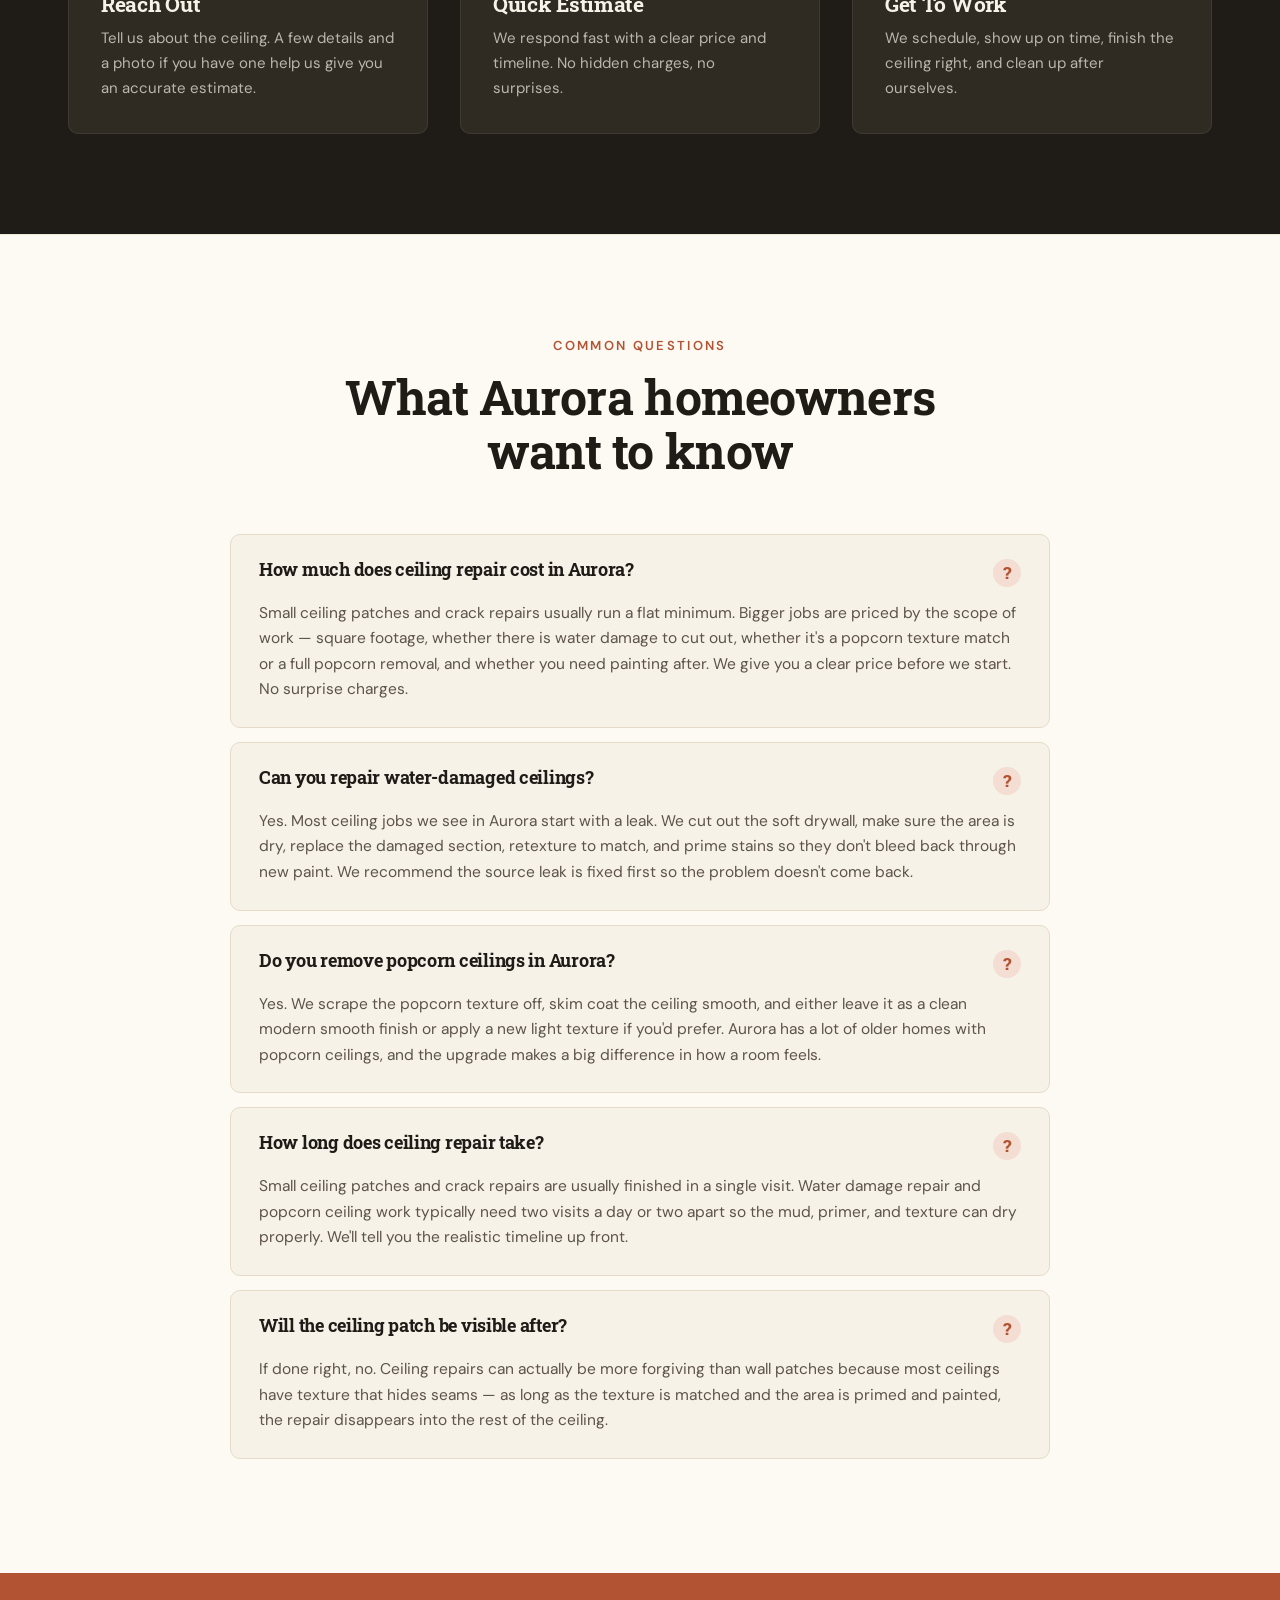
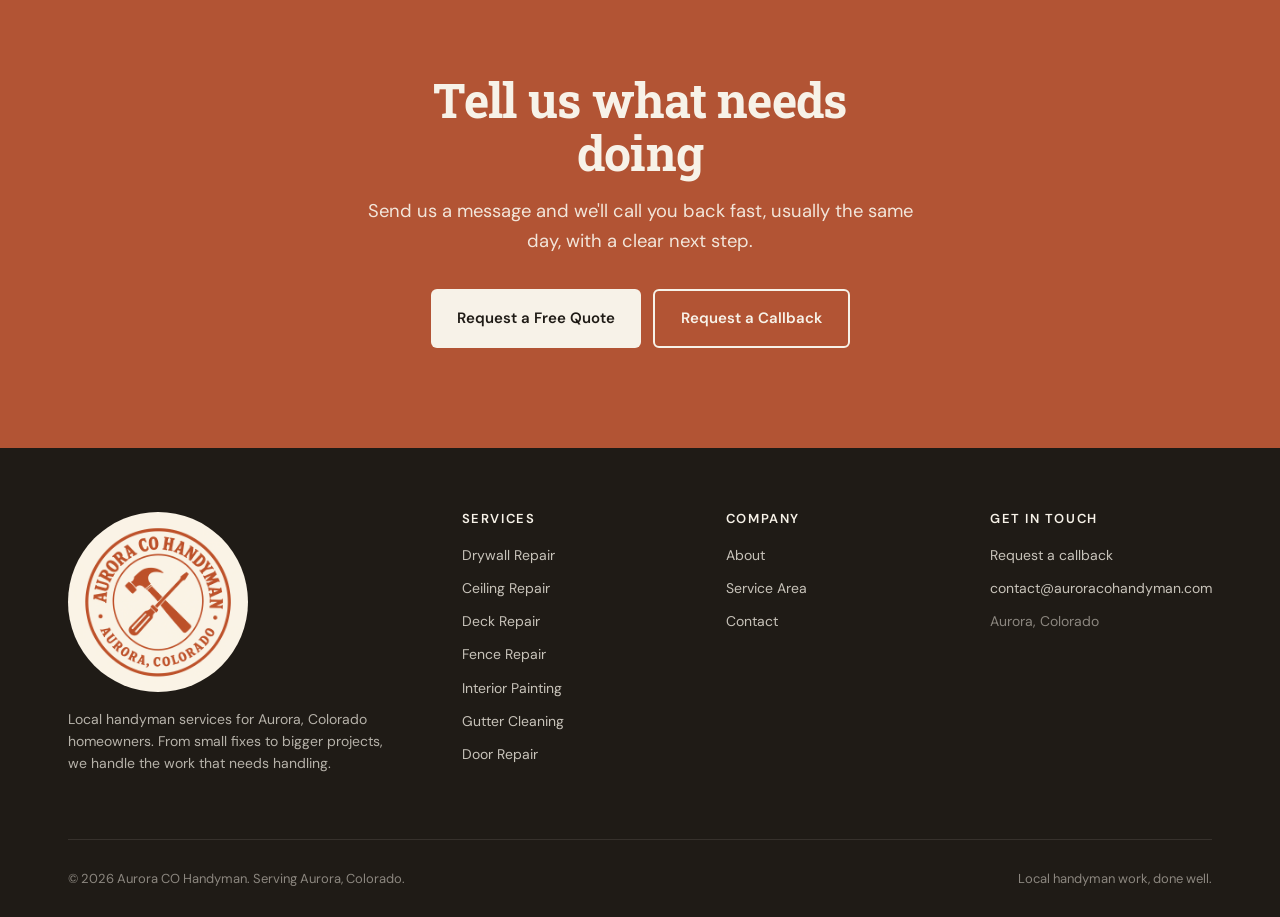
<file: ceiling-repair/index.html>
<!DOCTYPE html>
<html lang="en">
<head>
  <meta charset="UTF-8">
  <meta name="viewport" content="width=device-width, initial-scale=1.0">
  <title>Ceiling Repair in Aurora, CO | Aurora CO Handyman</title>
  <meta name="description" content="Aurora ceiling repair: water damage, cracks, sagging ceilings, holes, popcorn texture matching, and popcorn removal. Local handyman, free quotes. We'll call you back.">
  <meta name="theme-color" content="#1F1B16">
  <link rel="canonical" href="https://auroracohandyman.com/ceiling-repair/">

  <meta property="og:type" content="website">
  <meta property="og:title" content="Ceiling Repair in Aurora, CO | Aurora CO Handyman">
  <meta property="og:description" content="Aurora ceiling repair: water damage, cracks, sagging ceilings, holes, popcorn texture matching, and popcorn removal. Local handyman, free quotes. We'll call you back.">
  <meta property="og:url" content="https://auroracohandyman.com/ceiling-repair/">
  <meta property="og:image" content="https://auroracohandyman.com/assets/img/ceiling-repair.jpg">
  <meta name="twitter:card" content="summary_large_image">

  <link rel="icon" type="image/png" sizes="32x32" href="/assets/img/favicon-32.png">
  <link rel="icon" type="image/png" sizes="16x16" href="/assets/img/favicon-16.png">
  <link rel="icon" type="image/png" sizes="192x192" href="/assets/img/favicon-192.png">
  <link rel="apple-touch-icon" sizes="180x180" href="/assets/img/apple-touch-icon.png">

  <link rel="preconnect" href="https://fonts.googleapis.com">
  <link rel="preconnect" href="https://fonts.gstatic.com" crossorigin>
  <link href="https://fonts.googleapis.com/css2?family=Roboto+Slab:wght@500;600;700;800&family=DM+Sans:wght@400;500;600;700&display=swap" rel="stylesheet">
  <link rel="stylesheet" href="/assets/css/styles.css?v=20260827">

  <!-- Google tag (gtag.js) -->
  <script async src="https://www.googletagmanager.com/gtag/js?id=G-3KVSY13L0X"></script>
  <script>
    window.dataLayer = window.dataLayer || [];
    function gtag(){dataLayer.push(arguments);}
    gtag('js', new Date());
    gtag('config', 'G-3KVSY13L0X');
  </script>

  <script type="application/ld+json">
  {
    "@context": "https://schema.org",
    "@type": "Service",
    "name": "Ceiling Repair in Aurora, CO",
    "description": "Local Aurora handyman for ceiling repair. Water-damaged ceilings, ceiling cracks, sagging ceilings, holes, popcorn ceiling texture matching, and popcorn ceiling removal. Free quotes. We'll call you back.",
    "areaServed": {"@type": "City", "name": "Aurora", "containedInPlace": {"@type": "State", "name": "Colorado"}},
    "url": "https://auroracohandyman.com/ceiling-repair/",
    "provider": {"@type": "Organization", "name": "Aurora CO Handyman", "url": "https://auroracohandyman.com/"}
  }
  </script>
  <script type="application/ld+json">
  {"@context": "https://schema.org", "@type": "FAQPage", "mainEntity": [{"@type": "Question", "name": "How much does ceiling repair cost in Aurora?", "acceptedAnswer": {"@type": "Answer", "text": "Small ceiling patches and crack repairs usually run a flat minimum. Bigger jobs are priced by the scope of work — square footage, whether there is water damage to cut out, whether it's a popcorn texture match or a full popcorn removal, and whether you need painting after. We give you a clear price before we start. No surprise charges."}},{"@type": "Question", "name": "Can you repair water-damaged ceilings?", "acceptedAnswer": {"@type": "Answer", "text": "Yes. Most ceiling jobs we see in Aurora start with a leak. We cut out the soft drywall, make sure the area is dry, replace the damaged section, retexture to match, and prime stains so they don't bleed through new paint. We recommend the source leak is fixed first so the problem doesn't come back."}},{"@type": "Question", "name": "Do you remove popcorn ceilings in Aurora?", "acceptedAnswer": {"@type": "Answer", "text": "Yes. We scrape the popcorn texture off, skim coat the ceiling smooth, and either leave it as a clean modern smooth finish or apply a new light texture if you'd prefer. Aurora has a lot of older homes with popcorn ceilings, and the upgrade makes a big difference in how a room feels."}},{"@type": "Question", "name": "How long does ceiling repair take?", "acceptedAnswer": {"@type": "Answer", "text": "Small ceiling patches and crack repairs are usually finished in a single visit. Water damage repair and popcorn ceiling work typically need two visits a day or two apart so the mud, primer, and texture can dry properly. We'll tell you the realistic timeline up front."}},{"@type": "Question", "name": "Will the ceiling patch be visible after?", "acceptedAnswer": {"@type": "Answer", "text": "If done right, no. Ceiling repairs can actually be more forgiving than wall patches because most ceilings have texture that hides seams — as long as the texture is matched and the area is primed and painted, the repair disappears into the rest of the ceiling."}}]}
  </script>
</head>
<body>

  <div class="topbar">
    <div class="container">
      <span class="left">
        <svg xmlns="http://www.w3.org/2000/svg" viewBox="0 0 24 24" fill="none" stroke="currentColor" stroke-width="2.5"><path d="M21 10c0 7-9 13-9 13s-9-6-9-13a9 9 0 0118 0z"/><circle cx="12" cy="10" r="3"/></svg>
        Aurora, CO &amp; surrounding neighborhoods
      </span>
      <div class="right">
        <span>Free quotes &mdash; we'll call you back</span>
        <span class="divider">·</span>
        <a href="/contact/">Get a Quote</a>
      </div>
    </div>
  </div>

  <header class="site">
    <div class="container">
      <a href="/" class="brand">
        <img src="/assets/img/logo-badge.png" alt="" class="brand-mark" width="80" height="80">
        Aurora CO Handyman
      </a>
      <nav class="primary">
        <a href="/services/" class="active">Services</a>
        <a href="/service-area/">Service Area</a>
        <a href="/about/">About</a>
        <a href="/contact/">Contact</a>
        <a href="/contact/" class="btn btn-primary" style="padding: 11px 22px; font-size: 14px;">Get a Quote</a>
      </nav>
      <button class="mobile-menu-btn" aria-label="Open menu">
        <svg xmlns="http://www.w3.org/2000/svg" viewBox="0 0 24 24" fill="none" stroke="currentColor" stroke-width="2"><line x1="3" y1="6" x2="21" y2="6"/><line x1="3" y1="12" x2="21" y2="12"/><line x1="3" y1="18" x2="21" y2="18"/></svg>
      </button>
    </div>
  </header>
  <section class="page-hero">
    <div class="container">
      <div class="page-hero-grid">
        <div>
          <div class="crumbs"><a href="/">Home</a><span>›</span><a href="/services/">Services</a><span>›</span>Ceiling Repair</div>
          <h1>Ceiling repair across <span class="underline">Aurora</span>.</h1>
          <p class="lead">Water damage, cracks, sagging, holes, popcorn ceilings. We fix the ceiling and match the texture so the patch disappears.</p>
          <div class="hero-ctas">
            <a href="/contact/" class="btn btn-primary">Get a Free Quote</a>
            <a href="/contact/" class="btn btn-outline">Request a Callback</a>
          </div>
        </div>
        <div class="page-hero-img"><img src="/assets/img/ceiling-repair.jpg" alt="Water-damaged residential ceiling with brown stain, bubbling paint, and peeling drywall — Aurora ceiling repair"></div>
      </div>
    </div>
  </section>

  <section class="block">
    <div class="container">
      <div class="services-head" style="margin-bottom: 48px;">
        <div class="section-eyebrow">What We Do</div>
        <h2>What our ceiling repair work includes</h2>
      </div>
      <div class="detail-list">
        <div class="detail-list-item">
          <div class="ico"><svg xmlns="http://www.w3.org/2000/svg" viewBox="0 0 24 24" fill="none" stroke="currentColor" stroke-width="2.5"><polyline points="20 6 9 17 4 12"/></svg></div>
          <h4>Water-Damaged Ceilings</h4>
          <p>Brown rings, soft drywall, sagging spots from a roof or plumbing leak. We cut out the damage, replace it, retexture, and prime stains so they don't bleed back through.</p>
        </div>
        <div class="detail-list-item">
          <div class="ico"><svg xmlns="http://www.w3.org/2000/svg" viewBox="0 0 24 24" fill="none" stroke="currentColor" stroke-width="2.5"><polyline points="20 6 9 17 4 12"/></svg></div>
          <h4>Ceiling Crack Repair</h4>
          <p>Hairline cracks from settling, joint cracks where ceiling meets wall, and cracks along seams. Cut back, taped, mudded, and blended in.</p>
        </div>
        <div class="detail-list-item">
          <div class="ico"><svg xmlns="http://www.w3.org/2000/svg" viewBox="0 0 24 24" fill="none" stroke="currentColor" stroke-width="2.5"><polyline points="20 6 9 17 4 12"/></svg></div>
          <h4>Sagging Ceiling Repair</h4>
          <p>Bowed sections, drywall pulling loose from the joists, soft spots after a leak. Re-secured properly, or cut out and replaced when the panel is too far gone.</p>
        </div>
        <div class="detail-list-item">
          <div class="ico"><svg xmlns="http://www.w3.org/2000/svg" viewBox="0 0 24 24" fill="none" stroke="currentColor" stroke-width="2.5"><polyline points="20 6 9 17 4 12"/></svg></div>
          <h4>Holes &amp; Fixture Patching</h4>
          <p>Holes from removed light fixtures, ceiling fans, old vents, or accidental damage. Patched flush and textured so the spot disappears.</p>
        </div>
        <div class="detail-list-item">
          <div class="ico"><svg xmlns="http://www.w3.org/2000/svg" viewBox="0 0 24 24" fill="none" stroke="currentColor" stroke-width="2.5"><polyline points="20 6 9 17 4 12"/></svg></div>
          <h4>Popcorn Ceiling Repair</h4>
          <p>Damaged popcorn texture matched and blended back in so the patch doesn't stand out. Useful when you're not ready to remove the whole ceiling.</p>
        </div>
        <div class="detail-list-item">
          <div class="ico"><svg xmlns="http://www.w3.org/2000/svg" viewBox="0 0 24 24" fill="none" stroke="currentColor" stroke-width="2.5"><polyline points="20 6 9 17 4 12"/></svg></div>
          <h4>Popcorn Ceiling Removal</h4>
          <p>Scrape off the popcorn, skim coat the ceiling smooth, prime and finish. Most older Aurora homes get a real lift from this. Smooth or new light texture, your call.</p>
        </div>
      </div>
    </div>
  </section>

  <section class="block alt">
    <div class="container">
      <div class="services-head" style="margin-bottom: 56px;">
        <div class="section-eyebrow">Recognize the Problem?</div>
        <h2>Common ceiling problems in Aurora</h2>
        <p>If your ceiling looks like any of these, we can fix it. Free quote, no surprises &mdash; we'll call you back, usually the same day.</p>
      </div>
      <div class="service-grid" style="grid-template-columns: repeat(auto-fit, minmax(240px, 1fr));">
        <a href="/contact/" class="service-card">
          <div class="img-wrap"><img src="/assets/img/ceiling-water-damage.jpg" alt="Water-damaged ceiling with brown stain, peeling paint, and bubbling drywall &mdash; Aurora water damaged ceiling repair" loading="lazy"></div>
          <div class="body">
            <div class="cat">Water Damage</div>
            <h3 style="font-size: 1.2rem;">Stains, Bubbling, Peeling</h3>
            <p>Brown rings, soft drywall, peeling paint. Usually starts with a roof or plumbing leak. We cut out the damage, dry it, replace, retexture, and prime stains so they don't bleed back.</p>
            <span class="more">Get a free quote <svg xmlns="http://www.w3.org/2000/svg" width="14" height="14" viewBox="0 0 24 24" fill="none" stroke="currentColor" stroke-width="2.5"><polyline points="9 18 15 12 9 6"/></svg></span>
          </div>
        </a>
        <a href="/contact/" class="service-card">
          <div class="img-wrap"><img src="/assets/img/ceiling-cracks.jpg" alt="Residential ceiling with hairline stress cracks radiating across the surface &mdash; Aurora ceiling crack repair" loading="lazy"></div>
          <div class="body">
            <div class="cat">Cracks</div>
            <h3 style="font-size: 1.2rem;">Hairline &amp; Stress Cracks</h3>
            <p>Fine cracks along seams or radiating across the ceiling, plus the long crack where ceiling meets wall. Cut, taped, mudded, feathered, and painted so it doesn't come back.</p>
            <span class="more">Get a free quote <svg xmlns="http://www.w3.org/2000/svg" width="14" height="14" viewBox="0 0 24 24" fill="none" stroke="currentColor" stroke-width="2.5"><polyline points="9 18 15 12 9 6"/></svg></span>
          </div>
        </a>
        <a href="/contact/" class="service-card">
          <div class="img-wrap"><img src="/assets/img/ceiling-popcorn.jpg" alt="Close-up of vintage white popcorn ceiling texture &mdash; Aurora popcorn ceiling repair and removal" loading="lazy"></div>
          <div class="body">
            <div class="cat">Popcorn Texture</div>
            <h3 style="font-size: 1.2rem;">Repair or Remove</h3>
            <p>Patch and texture-match damaged sections, or scrape the popcorn off and finish smooth for a modern look. A lot of older Aurora homes really benefit from the upgrade.</p>
            <span class="more">Get a free quote <svg xmlns="http://www.w3.org/2000/svg" width="14" height="14" viewBox="0 0 24 24" fill="none" stroke="currentColor" stroke-width="2.5"><polyline points="9 18 15 12 9 6"/></svg></span>
          </div>
        </a>
        <a href="/contact/" class="service-card">
          <div class="img-wrap"><img src="/assets/img/ceiling-sagging.jpg" alt="Sagging ceiling drywall pulled away from framing along a ceiling-wall seam &mdash; Aurora sagging ceiling repair" loading="lazy"></div>
          <div class="body">
            <div class="cat">Sagging</div>
            <h3 style="font-size: 1.2rem;">Bowed &amp; Pulled Loose</h3>
            <p>Drywall bowing down or pulling away from the joists, sometimes after a leak. Re-secured properly, or cut out and replaced when the panel is too far gone.</p>
            <span class="more">Get a free quote <svg xmlns="http://www.w3.org/2000/svg" width="14" height="14" viewBox="0 0 24 24" fill="none" stroke="currentColor" stroke-width="2.5"><polyline points="9 18 15 12 9 6"/></svg></span>
          </div>
        </a>
      </div>
    </div>
  </section>

  <section class="process">
    <div class="container">
      <div class="head">
        <h2>How we handle your ceiling repair job</h2>
        <p class="lead">Same straightforward process for every project.</p>
      </div>
      <div class="process-grid">
        <div class="process-step"><div class="num">01</div><h3>Reach Out</h3><p>Tell us about the ceiling. A few details and a photo if you have one help us give you an accurate estimate.</p></div>
        <div class="process-step"><div class="num">02</div><h3>Quick Estimate</h3><p>We respond fast with a clear price and timeline. No hidden charges, no surprises.</p></div>
        <div class="process-step"><div class="num">03</div><h3>Get To Work</h3><p>We schedule, show up on time, finish the ceiling right, and clean up after ourselves.</p></div>
      </div>
    </div>
  </section>

  <section class="faq-section">
    <div class="container-narrow">
      <div class="faq-head">
        <div class="section-eyebrow">Common Questions</div>
        <h2>What Aurora homeowners want to know</h2>
      </div>
      <div class="faq-list">
        <div class="faq-item">
          <div class="faq-q">
            <h3>How much does ceiling repair cost in Aurora?</h3>
            <div class="ico">?</div>
          </div>
          <div class="faq-a"><p>Small ceiling patches and crack repairs usually run a flat minimum. Bigger jobs are priced by the scope of work — square footage, whether there is water damage to cut out, whether it's a popcorn texture match or a full popcorn removal, and whether you need painting after. We give you a clear price before we start. No surprise charges.</p></div>
        </div>
        <div class="faq-item">
          <div class="faq-q">
            <h3>Can you repair water-damaged ceilings?</h3>
            <div class="ico">?</div>
          </div>
          <div class="faq-a"><p>Yes. Most ceiling jobs we see in Aurora start with a leak. We cut out the soft drywall, make sure the area is dry, replace the damaged section, retexture to match, and prime stains so they don't bleed back through new paint. We recommend the source leak is fixed first so the problem doesn't come back.</p></div>
        </div>
        <div class="faq-item">
          <div class="faq-q">
            <h3>Do you remove popcorn ceilings in Aurora?</h3>
            <div class="ico">?</div>
          </div>
          <div class="faq-a"><p>Yes. We scrape the popcorn texture off, skim coat the ceiling smooth, and either leave it as a clean modern smooth finish or apply a new light texture if you'd prefer. Aurora has a lot of older homes with popcorn ceilings, and the upgrade makes a big difference in how a room feels.</p></div>
        </div>
        <div class="faq-item">
          <div class="faq-q">
            <h3>How long does ceiling repair take?</h3>
            <div class="ico">?</div>
          </div>
          <div class="faq-a"><p>Small ceiling patches and crack repairs are usually finished in a single visit. Water damage repair and popcorn ceiling work typically need two visits a day or two apart so the mud, primer, and texture can dry properly. We'll tell you the realistic timeline up front.</p></div>
        </div>
        <div class="faq-item">
          <div class="faq-q">
            <h3>Will the ceiling patch be visible after?</h3>
            <div class="ico">?</div>
          </div>
          <div class="faq-a"><p>If done right, no. Ceiling repairs can actually be more forgiving than wall patches because most ceilings have texture that hides seams — as long as the texture is matched and the area is primed and painted, the repair disappears into the rest of the ceiling.</p></div>
        </div>
      </div>
    </div>
  </section>

  <section class="cta">
    <div class="container">
      <h2>Tell us what needs doing</h2>
      <p>Send us a message and we'll call you back fast, usually the same day, with a clear next step.</p>
      <div class="cta-actions">
        <a href="/contact/" class="btn btn-cream">Request a Free Quote</a>
        <a href="/contact/" class="btn btn-outline" style="border-color: var(--cream); color: var(--cream);">Request a Callback</a>
      </div>
    </div>
  </section>

  <footer>
    <div class="container">
      <div class="footer-grid">
        <div class="footer-brand">
          <img src="/assets/img/logo-badge.png" alt="Aurora CO Handyman badge logo" class="footer-logo" width="180" height="180">
          <p>Local handyman services for Aurora, Colorado homeowners. From small fixes to bigger projects, we handle the work that needs handling.</p>
        </div>
        <div>
          <h4>Services</h4>
          <ul>
            <li><a href="/drywall-repair/">Drywall Repair</a></li>
            <li><a href="/ceiling-repair/">Ceiling Repair</a></li>
            <li><a href="/deck-repair/">Deck Repair</a></li>
            <li><a href="/fence-repair/">Fence Repair</a></li>
            <li><a href="/interior-painting/">Interior Painting</a></li>
            <li><a href="/gutter-cleaning/">Gutter Cleaning</a></li>
            <li><a href="/door-repair/">Door Repair</a></li>
          </ul>
        </div>
        <div>
          <h4>Company</h4>
          <ul>
            <li><a href="/about/">About</a></li>
            <li><a href="/service-area/">Service Area</a></li>
            <li><a href="/contact/">Contact</a></li>
          </ul>
        </div>
        <div>
          <h4>Get in Touch</h4>
          <ul>
            <li><a href="/contact/">Request a callback</a></li>
            <li><a href="mailto:contact@auroracohandyman.com">contact@auroracohandyman.com</a></li>
            <li style="margin-top: 8px; color: rgba(247, 242, 232, 0.5);">Aurora, Colorado</li>
          </ul>
        </div>
      </div>
      <div class="footer-bottom">
        <span>&copy; 2026 Aurora CO Handyman. Serving Aurora, Colorado.</span>
        <span>Local handyman work, done well.</span>
      </div>
    </div>
  </footer>

  <script src="/assets/js/analytics-v1.js"></script>
</body>
</html>
</file>
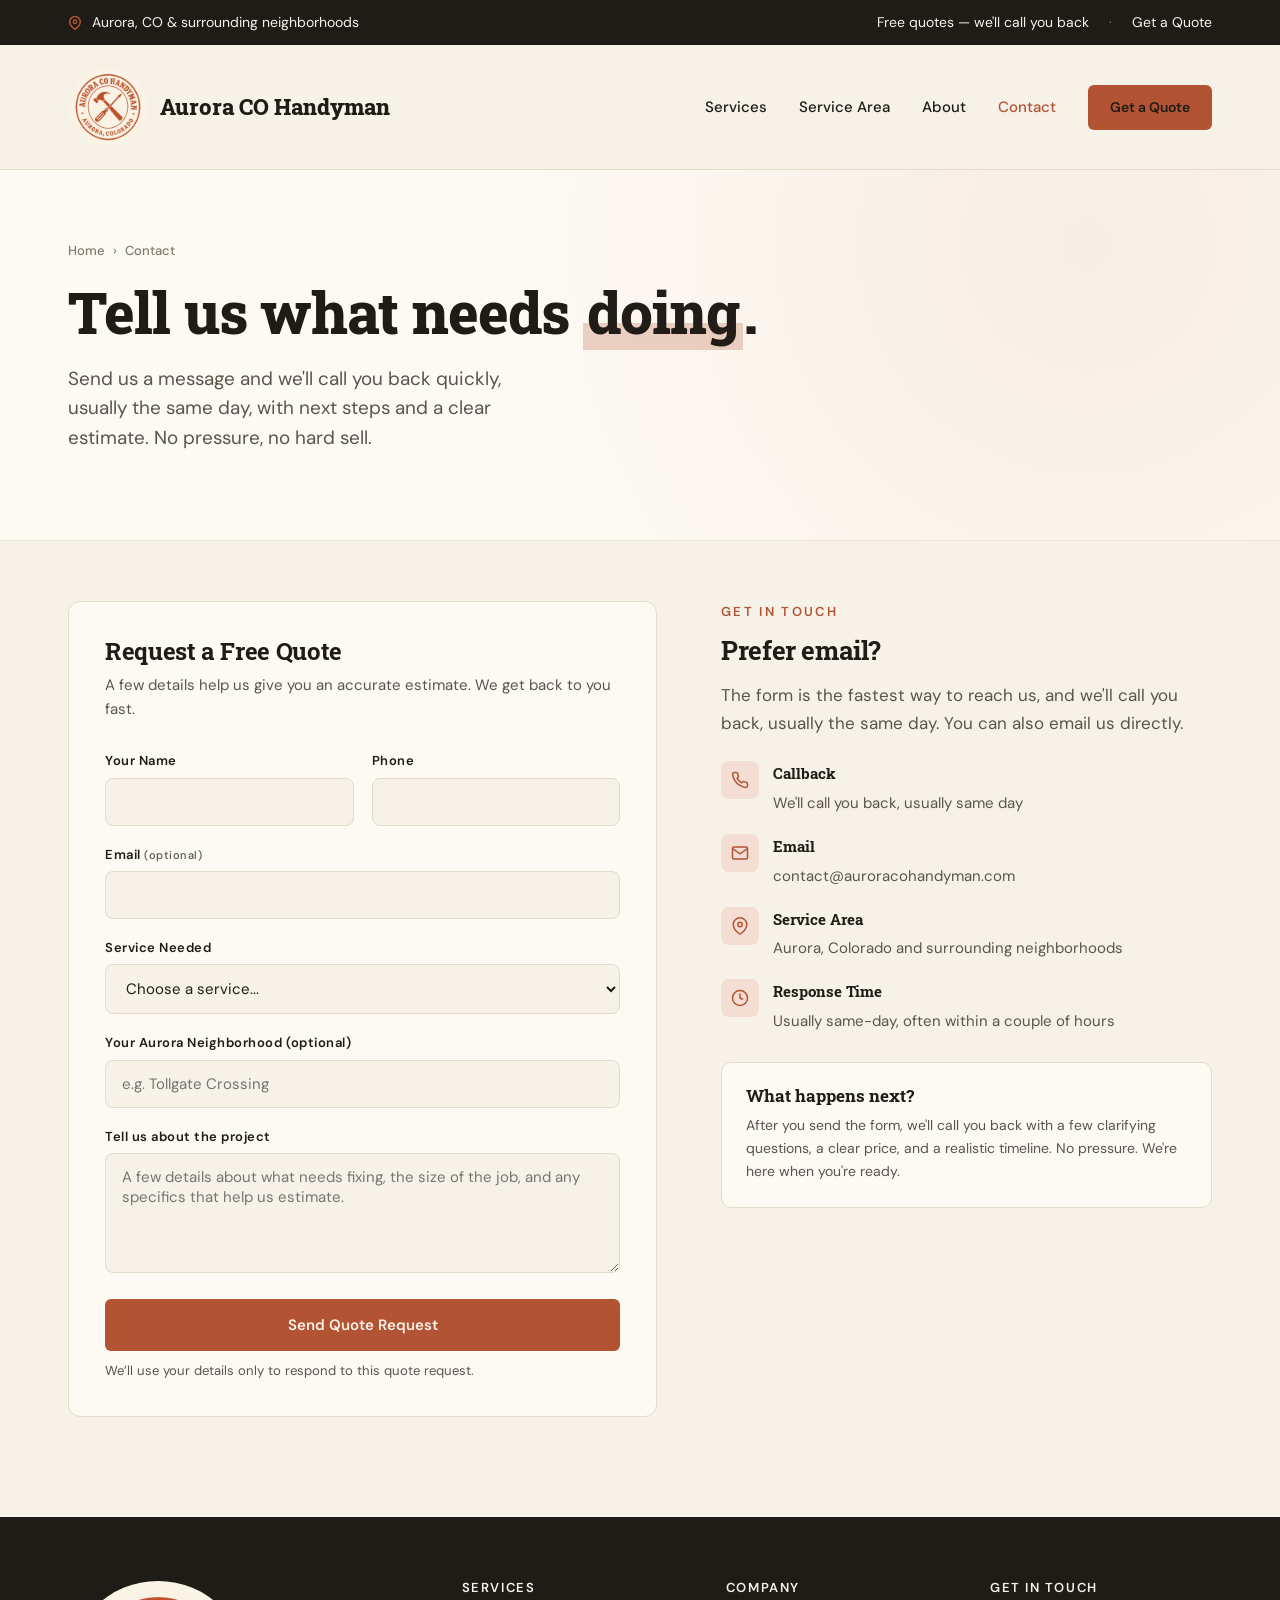
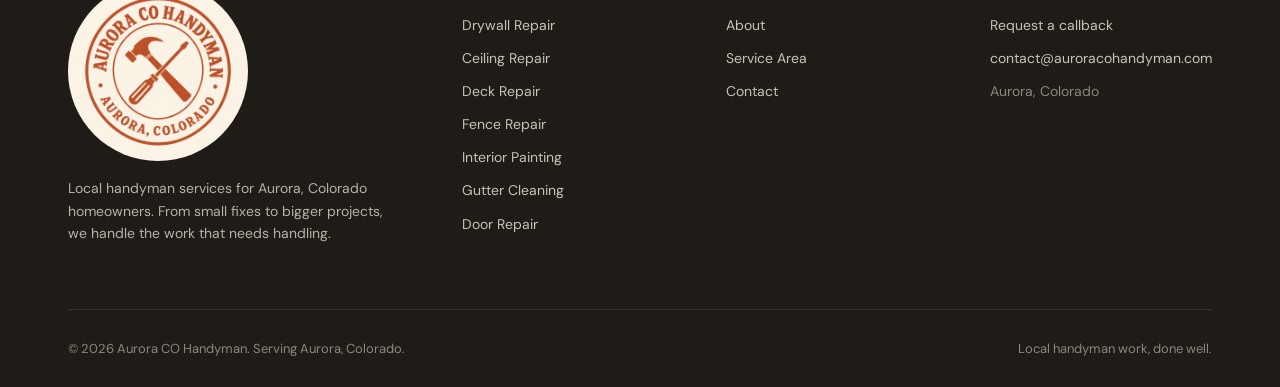
<file: contact/index.html>
<!DOCTYPE html>
<html lang="en">
<head>
  <meta charset="UTF-8">
  <meta name="viewport" content="width=device-width, initial-scale=1.0">
  <title>Contact Us | Get a Free Quote | Aurora CO Handyman</title>
  <meta name="description" content="Get a free quote from Aurora CO Handyman. Tell us about your project and we'll get back to you fast, usually the same day. We'll call you back.">
  <meta name="theme-color" content="#1F1B16">
  <link rel="canonical" href="https://auroracohandyman.com/contact/">

  <meta property="og:type" content="website">
  <meta property="og:title" content="Contact Us | Get a Free Quote | Aurora CO Handyman">
  <meta property="og:description" content="Get a free quote from Aurora CO Handyman. Tell us about your project and we'll get back to you fast, usually the same day. We'll call you back.">
  <meta property="og:url" content="https://auroracohandyman.com/contact/">
  <meta property="og:image" content="https://auroracohandyman.com/assets/img/aurora-hero.jpg">
  <meta name="twitter:card" content="summary_large_image">

  <link rel="icon" type="image/png" sizes="32x32" href="/assets/img/favicon-32.png">
  <link rel="icon" type="image/png" sizes="16x16" href="/assets/img/favicon-16.png">
  <link rel="icon" type="image/png" sizes="192x192" href="/assets/img/favicon-192.png">
  <link rel="apple-touch-icon" sizes="180x180" href="/assets/img/apple-touch-icon.png">

  <link rel="preconnect" href="https://fonts.googleapis.com">
  <link rel="preconnect" href="https://fonts.gstatic.com" crossorigin>
  <link href="https://fonts.googleapis.com/css2?family=Roboto+Slab:wght@500;600;700;800&family=DM+Sans:wght@400;500;600;700&display=swap" rel="stylesheet">
  <link rel="stylesheet" href="/assets/css/styles.css?v=20260827">

  <!-- Google tag (gtag.js) -->
  <script async src="https://www.googletagmanager.com/gtag/js?id=G-3KVSY13L0X"></script>
  <script>
    window.dataLayer = window.dataLayer || [];
    function gtag(){dataLayer.push(arguments);}
    gtag('js', new Date());
    gtag('config', 'G-3KVSY13L0X');
  </script>

  
</head>
<body>

  <div class="topbar">
    <div class="container">
      <span class="left">
        <svg xmlns="http://www.w3.org/2000/svg" viewBox="0 0 24 24" fill="none" stroke="currentColor" stroke-width="2.5"><path d="M21 10c0 7-9 13-9 13s-9-6-9-13a9 9 0 0118 0z"/><circle cx="12" cy="10" r="3"/></svg>
        Aurora, CO &amp; surrounding neighborhoods
      </span>
      <div class="right">
        <span>Free quotes &mdash; we'll call you back</span>
        <span class="divider">·</span>
        <a href="/contact/">Get a Quote</a>
      </div>
    </div>
  </div>

  <header class="site">
    <div class="container">
      <a href="/" class="brand">
        <img src="/assets/img/logo-badge.png" alt="" class="brand-mark" width="80" height="80">
        Aurora CO Handyman
      </a>
      <nav class="primary">
        <a href="/services/">Services</a>
        <a href="/service-area/">Service Area</a>
        <a href="/about/">About</a>
        <a href="/contact/" class="active">Contact</a>
        <a href="/contact/" class="btn btn-primary" style="padding: 11px 22px; font-size: 14px;">Get a Quote</a>
      </nav>
      <button class="mobile-menu-btn" aria-label="Open menu">
        <svg xmlns="http://www.w3.org/2000/svg" viewBox="0 0 24 24" fill="none" stroke="currentColor" stroke-width="2"><line x1="3" y1="6" x2="21" y2="6"/><line x1="3" y1="12" x2="21" y2="12"/><line x1="3" y1="18" x2="21" y2="18"/></svg>
      </button>
    </div>
  </header>
  <section class="page-hero">
    <div class="container">
      <div style="max-width: 720px;">
        <div class="crumbs"><a href="/">Home</a><span>›</span>Contact</div>
        <h1>Tell us what needs <span class="underline">doing</span>.</h1>
        <p class="lead">Send us a message and we'll call you back quickly, usually the same day, with next steps and a clear estimate. No pressure, no hard sell.</p>
      </div>
    </div>
  </section>

  <section style="background: var(--cream);">
    <div class="container">
      <div class="contact-grid">
        <div class="contact-form">
          <h2>Request a Free Quote</h2>
          <p class="form-lead">A few details help us give you an accurate estimate. We get back to you fast.</p>
          <form name="quote" method="POST" data-netlify="true" data-netlify-honeypot="bot-field" action="/thank-you/">
            <input type="hidden" name="form-name" value="quote">
            <p style="display:none;"><label>Don't fill this out: <input name="bot-field"></label></p>

            <div class="form-row">
              <div class="form-group">
                <label for="name">Your Name</label>
                <input type="text" id="name" name="name" autocomplete="name" required>
              </div>
              <div class="form-group">
                <label for="phone">Phone</label>
                <input type="tel" id="phone" name="phone" autocomplete="tel" inputmode="tel" required>
              </div>
            </div>

            <div class="form-group">
              <label for="email">Email <span class="optional">(optional)</span></label>
              <input type="email" id="email" name="email" autocomplete="email">
            </div>

            <div class="form-group">
              <label for="service">Service Needed</label>
              <select id="service" name="service" required>
                <option value="">Choose a service...</option>
                <option value="drywall">Drywall Repair</option>
                <option value="ceiling">Ceiling Repair</option>
                <option value="deck">Deck Repair &amp; Staining</option>
                <option value="fence">Fence Repair &amp; Install</option>
                <option value="painting">Interior Painting</option>
                <option value="gutters">Gutter Cleaning &amp; Repair</option>
                <option value="doors">Door Repair &amp; Install</option>
                <option value="other">Something else</option>
              </select>
            </div>

            <div class="form-group">
              <label for="address">Your Aurora Neighborhood (optional)</label>
              <input type="text" id="address" name="address" placeholder="e.g. Tollgate Crossing">
            </div>

            <div class="form-group">
              <label for="message">Tell us about the project</label>
              <textarea id="message" name="message" placeholder="A few details about what needs fixing, the size of the job, and any specifics that help us estimate." required></textarea>
            </div>

            <div class="form-group" style="margin-bottom: 0;">
              <button type="submit" class="btn btn-primary">Send Quote Request</button>
              <p class="form-note">We’ll use your details only to respond to this quote request.</p>
            </div>
          </form>
        </div>

        <div class="contact-side">
          <div class="section-eyebrow">Get in Touch</div>
          <h3>Prefer email?</h3>
          <p>The form is the fastest way to reach us, and we'll call you back, usually the same day. You can also email us directly.</p>
          <ul class="contact-info">
            <li>
              <div class="ico"><svg xmlns="http://www.w3.org/2000/svg" viewBox="0 0 24 24" fill="none" stroke="currentColor" stroke-width="2"><path d="M22 16.92v3a2 2 0 01-2.18 2 19.79 19.79 0 01-8.63-3.07 19.5 19.5 0 01-6-6 19.79 19.79 0 01-3.07-8.67A2 2 0 014.11 2h3a2 2 0 012 1.72 12.84 12.84 0 00.7 2.81 2 2 0 01-.45 2.11L8.09 9.91a16 16 0 006 6l1.27-1.27a2 2 0 012.11-.45 12.84 12.84 0 002.81.7A2 2 0 0122 16.92z"/></svg></div>
              <div><span class="label">Callback</span><span>We'll call you back, usually same day</span></div>
            </li>
            <li>
              <div class="ico"><svg xmlns="http://www.w3.org/2000/svg" viewBox="0 0 24 24" fill="none" stroke="currentColor" stroke-width="2"><path d="M4 4h16c1.1 0 2 .9 2 2v12c0 1.1-.9 2-2 2H4c-1.1 0-2-.9-2-2V6c0-1.1.9-2 2-2z"/><polyline points="22,6 12,13 2,6"/></svg></div>
              <div><span class="label">Email</span><a href="mailto:contact@auroracohandyman.com">contact@auroracohandyman.com</a></div>
            </li>
            <li>
              <div class="ico"><svg xmlns="http://www.w3.org/2000/svg" viewBox="0 0 24 24" fill="none" stroke="currentColor" stroke-width="2"><path d="M21 10c0 7-9 13-9 13s-9-6-9-13a9 9 0 0118 0z"/><circle cx="12" cy="10" r="3"/></svg></div>
              <div><span class="label">Service Area</span><span>Aurora, Colorado and surrounding neighborhoods</span></div>
            </li>
            <li>
              <div class="ico"><svg xmlns="http://www.w3.org/2000/svg" viewBox="0 0 24 24" fill="none" stroke="currentColor" stroke-width="2"><circle cx="12" cy="12" r="10"/><polyline points="12 6 12 12 16 14"/></svg></div>
              <div><span class="label">Response Time</span><span>Usually same-day, often within a couple of hours</span></div>
            </li>
          </ul>

          <div style="padding: 24px; background: var(--cream-light); border-radius: 10px; border: 1px solid var(--border); margin-top: 28px;">
            <h4 style="font-family: 'Roboto Slab', serif; color: var(--charcoal); font-size: 1.05rem; margin-bottom: 8px; text-transform: none; letter-spacing: 0;">What happens next?</h4>
            <p style="font-size: 14px; margin: 0; color: var(--ink-mid);">After you send the form, we'll call you back with a few clarifying questions, a clear price, and a realistic timeline. No pressure. We're here when you're ready.</p>
          </div>
        </div>
      </div>
    </div>
  </section>


  <footer>
    <div class="container">
      <div class="footer-grid">
        <div class="footer-brand">
          <img src="/assets/img/logo-badge.png" alt="Aurora CO Handyman badge logo" class="footer-logo" width="180" height="180">
          <p>Local handyman services for Aurora, Colorado homeowners. From small fixes to bigger projects, we handle the work that needs handling.</p>
        </div>
        <div>
          <h4>Services</h4>
          <ul>
            <li><a href="/drywall-repair/">Drywall Repair</a></li>
            <li><a href="/ceiling-repair/">Ceiling Repair</a></li>
            <li><a href="/deck-repair/">Deck Repair</a></li>
            <li><a href="/fence-repair/">Fence Repair</a></li>
            <li><a href="/interior-painting/">Interior Painting</a></li>
            <li><a href="/gutter-cleaning/">Gutter Cleaning</a></li>
            <li><a href="/door-repair/">Door Repair</a></li>
          </ul>
        </div>
        <div>
          <h4>Company</h4>
          <ul>
            <li><a href="/about/">About</a></li>
            <li><a href="/service-area/">Service Area</a></li>
            <li><a href="/contact/">Contact</a></li>
          </ul>
        </div>
        <div>
          <h4>Get in Touch</h4>
          <ul>
            <li><a href="/contact/">Request a callback</a></li>
            <li><a href="mailto:contact@auroracohandyman.com">contact@auroracohandyman.com</a></li>
            <li style="margin-top: 8px; color: rgba(247, 242, 232, 0.5);">Aurora, Colorado</li>
          </ul>
        </div>
      </div>
      <div class="footer-bottom">
        <span>&copy; 2026 Aurora CO Handyman. Serving Aurora, Colorado.</span>
        <span>Local handyman work, done well.</span>
      </div>
    </div>
  </footer>

  <script src="/assets/js/analytics-v1.js"></script>
</body>
</html>
</file>
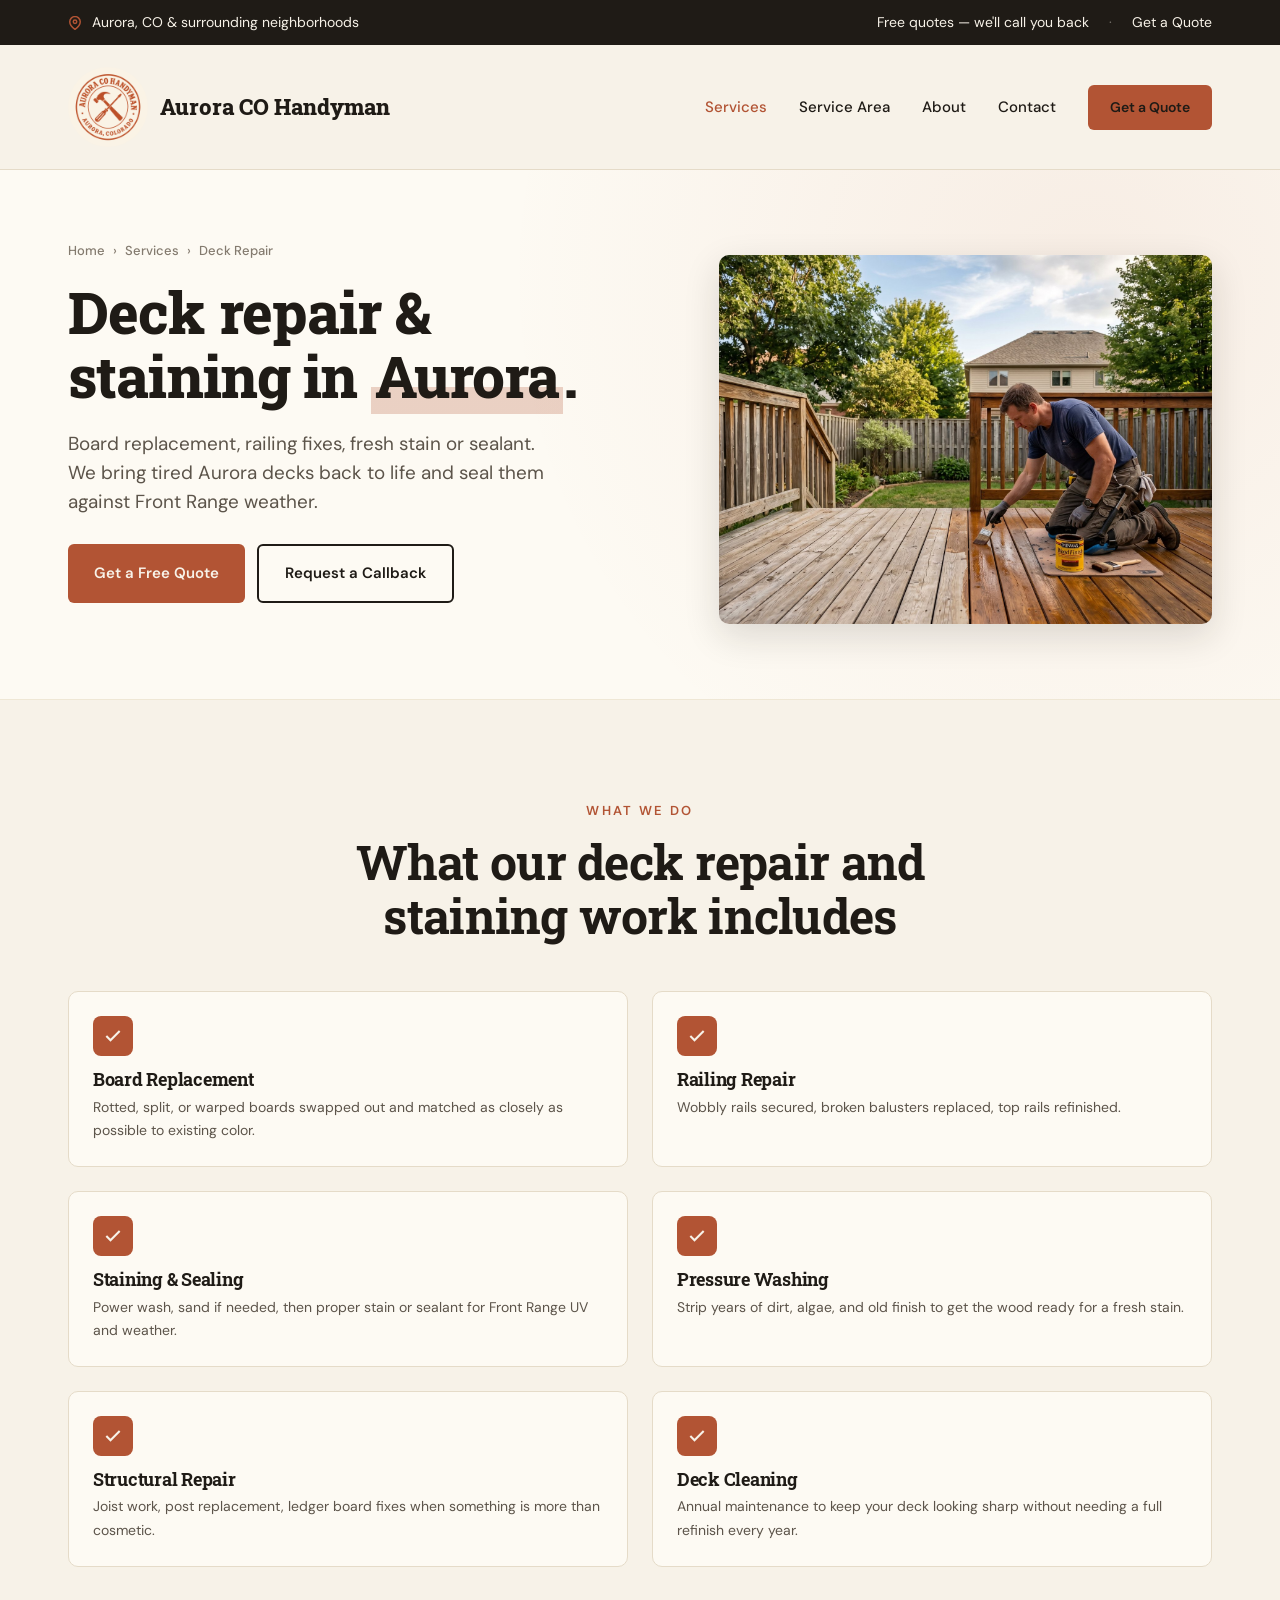
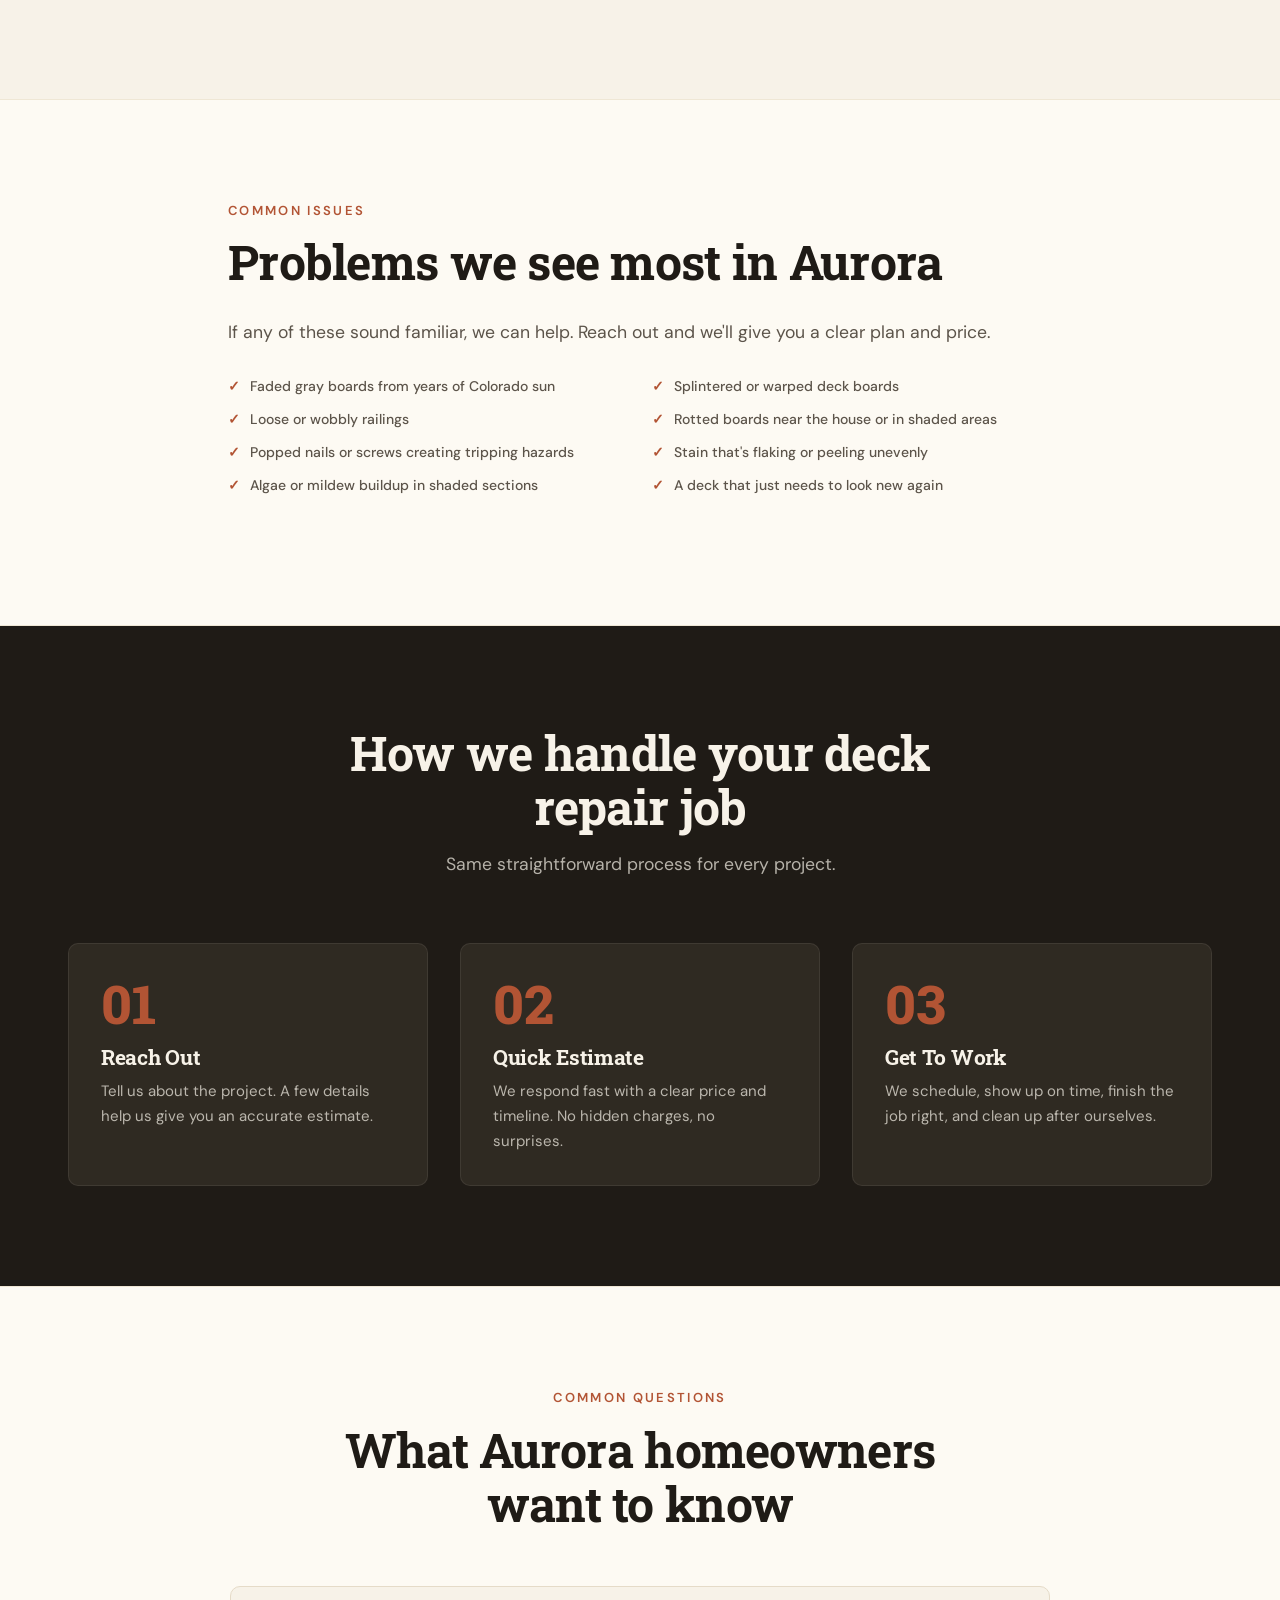
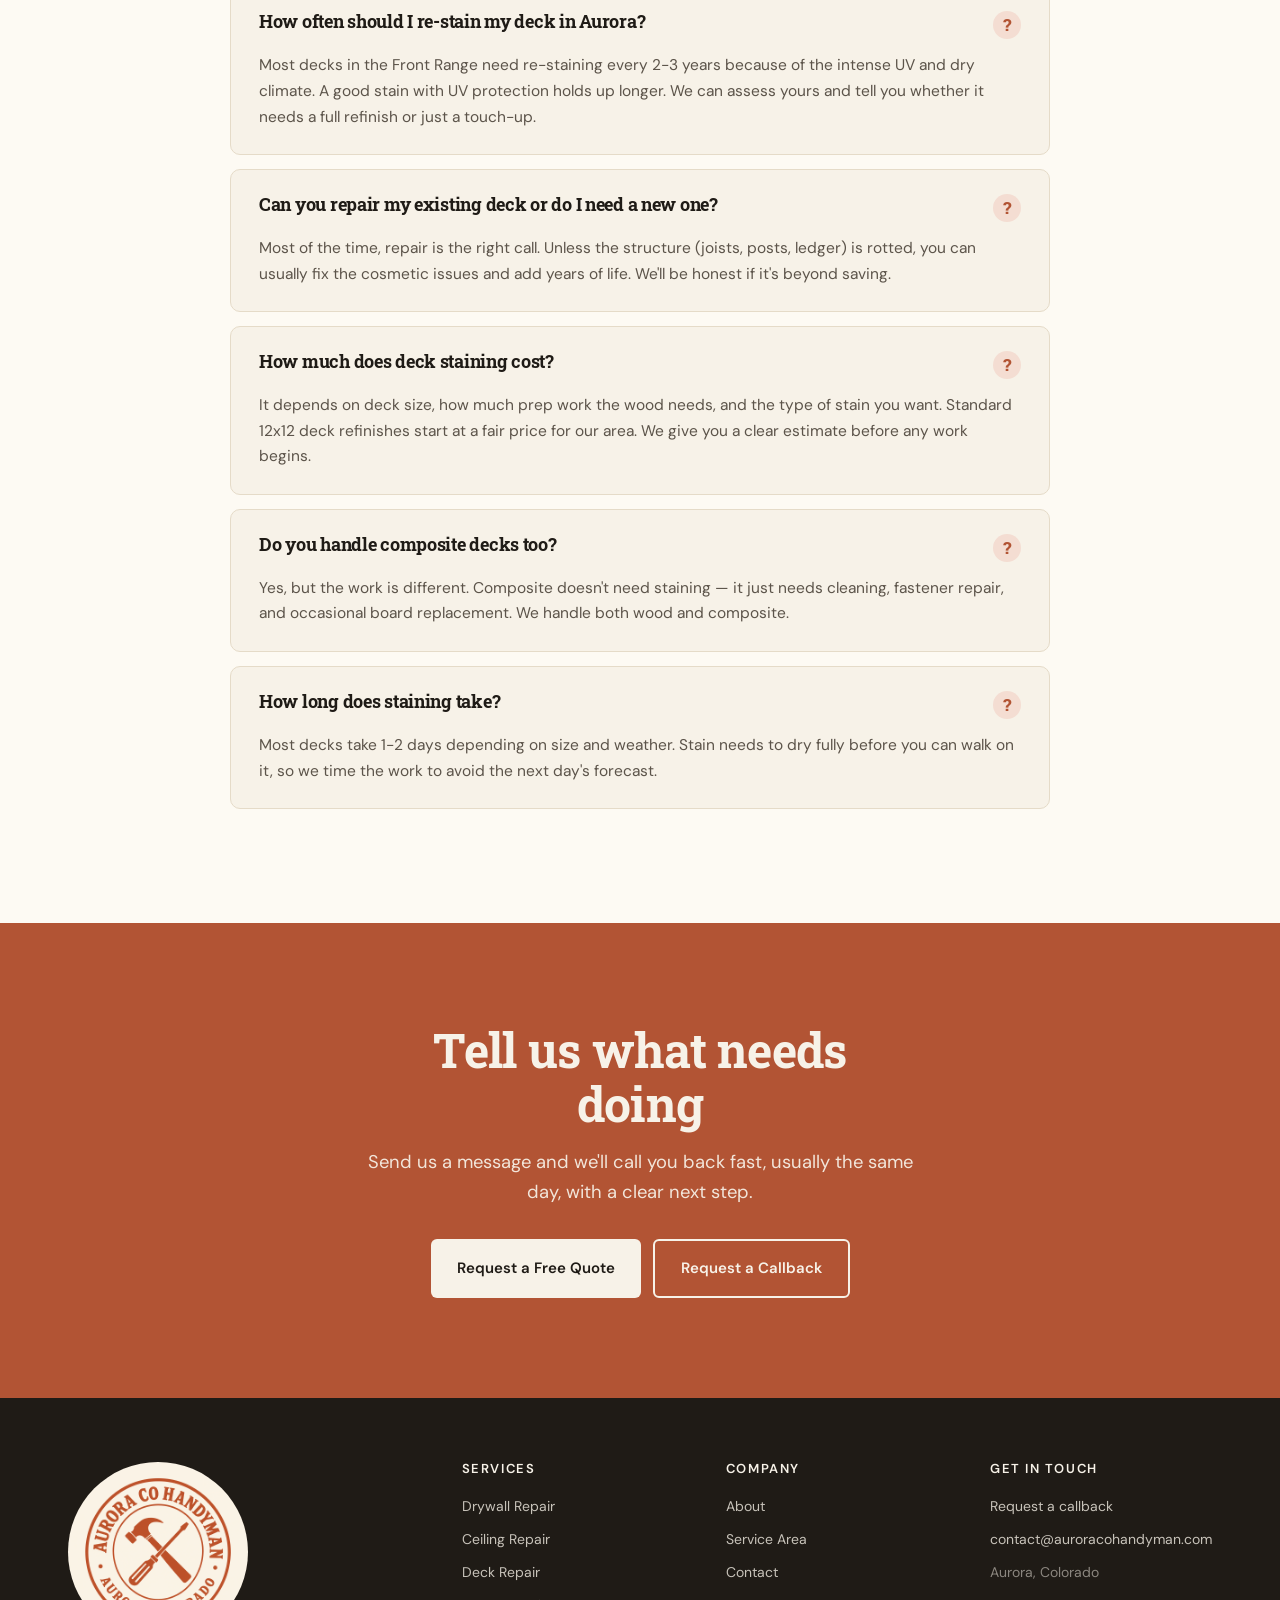
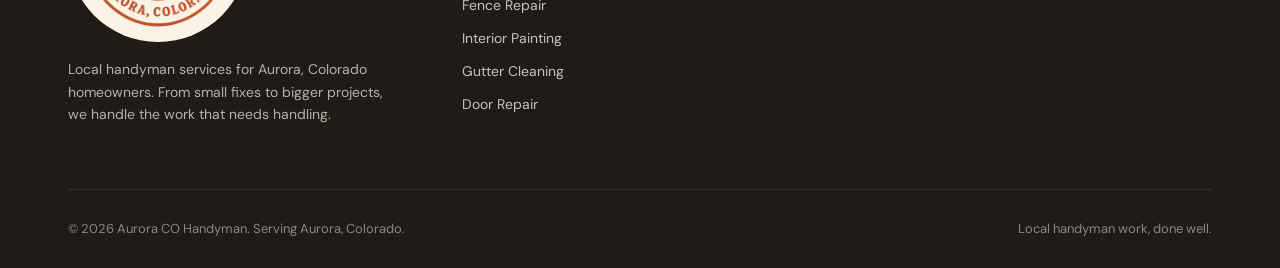
<file: deck-repair/index.html>
<!DOCTYPE html>
<html lang="en">
<head>
  <meta charset="UTF-8">
  <meta name="viewport" content="width=device-width, initial-scale=1.0">
  <title>Deck Repair in Aurora, CO | Aurora CO Handyman</title>
  <meta name="description" content="Local Aurora handyman for deck repair. Board replacement, railing repair, staining, sealing, pressure washing. Free quotes. We'll call you back.">
  <meta name="theme-color" content="#1F1B16">
  <link rel="canonical" href="https://auroracohandyman.com/deck-repair/">

  <meta property="og:type" content="website">
  <meta property="og:title" content="Deck Repair in Aurora, CO | Aurora CO Handyman">
  <meta property="og:description" content="Local Aurora handyman for deck repair. Board replacement, railing repair, staining, sealing, pressure washing. Free quotes. We'll call you back.">
  <meta property="og:url" content="https://auroracohandyman.com/deck-repair/">
  <meta property="og:image" content="https://auroracohandyman.com/assets/img/hero-deck.jpg">
  <meta name="twitter:card" content="summary_large_image">

  <link rel="icon" type="image/png" sizes="32x32" href="/assets/img/favicon-32.png">
  <link rel="icon" type="image/png" sizes="16x16" href="/assets/img/favicon-16.png">
  <link rel="icon" type="image/png" sizes="192x192" href="/assets/img/favicon-192.png">
  <link rel="apple-touch-icon" sizes="180x180" href="/assets/img/apple-touch-icon.png">

  <link rel="preconnect" href="https://fonts.googleapis.com">
  <link rel="preconnect" href="https://fonts.gstatic.com" crossorigin>
  <link href="https://fonts.googleapis.com/css2?family=Roboto+Slab:wght@500;600;700;800&family=DM+Sans:wght@400;500;600;700&display=swap" rel="stylesheet">
  <link rel="stylesheet" href="/assets/css/styles.css?v=20260827">

  <!-- Google tag (gtag.js) -->
  <script async src="https://www.googletagmanager.com/gtag/js?id=G-3KVSY13L0X"></script>
  <script>
    window.dataLayer = window.dataLayer || [];
    function gtag(){dataLayer.push(arguments);}
    gtag('js', new Date());
    gtag('config', 'G-3KVSY13L0X');
  </script>

  <script type="application/ld+json">
  {
    "@context": "https://schema.org",
    "@type": "Service",
    "name": "Deck Repair in Aurora, CO",
    "description": "Local Aurora handyman for deck repair. Board replacement, railing repair, staining, sealing, pressure washing. Free quotes. We'll call you back.",
    "areaServed": {"@type": "City", "name": "Aurora", "containedInPlace": {"@type": "State", "name": "Colorado"}},
    "url": "https://auroracohandyman.com/deck-repair/",
    "provider": {"@type": "Organization", "name": "Aurora CO Handyman", "url": "https://auroracohandyman.com/"}
  }
  </script>
  <script type="application/ld+json">
  {"@context": "https://schema.org", "@type": "FAQPage", "mainEntity": [{"@type": "Question", "name": "How often should I re-stain my deck in Aurora?", "acceptedAnswer": {"@type": "Answer", "text": "Most decks in the Front Range need re-staining every 2-3 years because of the intense UV and dry climate. A good stain with UV protection holds up longer. We can assess yours and tell you whether it needs a full refinish or just a touch-up."}},{"@type": "Question", "name": "Can you repair my existing deck or do I need a new one?", "acceptedAnswer": {"@type": "Answer", "text": "Most of the time, repair is the right call. Unless the structure (joists, posts, ledger) is rotted, you can usually fix the cosmetic issues and add years of life. We'll be honest if it's beyond saving."}},{"@type": "Question", "name": "How much does deck staining cost?", "acceptedAnswer": {"@type": "Answer", "text": "It depends on deck size, how much prep work the wood needs, and the type of stain you want. Standard 12x12 deck refinishes start at a fair price for our area. We give you a clear estimate before any work begins."}},{"@type": "Question", "name": "Do you handle composite decks too?", "acceptedAnswer": {"@type": "Answer", "text": "Yes, but the work is different. Composite doesn't need staining — it just needs cleaning, fastener repair, and occasional board replacement. We handle both wood and composite."}},{"@type": "Question", "name": "How long does staining take?", "acceptedAnswer": {"@type": "Answer", "text": "Most decks take 1-2 days depending on size and weather. Stain needs to dry fully before you can walk on it, so we time the work to avoid the next day's forecast."}}]}
  </script>
</head>
<body>

  <div class="topbar">
    <div class="container">
      <span class="left">
        <svg xmlns="http://www.w3.org/2000/svg" viewBox="0 0 24 24" fill="none" stroke="currentColor" stroke-width="2.5"><path d="M21 10c0 7-9 13-9 13s-9-6-9-13a9 9 0 0118 0z"/><circle cx="12" cy="10" r="3"/></svg>
        Aurora, CO &amp; surrounding neighborhoods
      </span>
      <div class="right">
        <span>Free quotes &mdash; we'll call you back</span>
        <span class="divider">·</span>
        <a href="/contact/">Get a Quote</a>
      </div>
    </div>
  </div>

  <header class="site">
    <div class="container">
      <a href="/" class="brand">
        <img src="/assets/img/logo-badge.png" alt="" class="brand-mark" width="80" height="80">
        Aurora CO Handyman
      </a>
      <nav class="primary">
        <a href="/services/" class="active">Services</a>
        <a href="/service-area/">Service Area</a>
        <a href="/about/">About</a>
        <a href="/contact/">Contact</a>
        <a href="/contact/" class="btn btn-primary" style="padding: 11px 22px; font-size: 14px;">Get a Quote</a>
      </nav>
      <button class="mobile-menu-btn" aria-label="Open menu">
        <svg xmlns="http://www.w3.org/2000/svg" viewBox="0 0 24 24" fill="none" stroke="currentColor" stroke-width="2"><line x1="3" y1="6" x2="21" y2="6"/><line x1="3" y1="12" x2="21" y2="12"/><line x1="3" y1="18" x2="21" y2="18"/></svg>
      </button>
    </div>
  </header>
  <section class="page-hero">
    <div class="container">
      <div class="page-hero-grid">
        <div>
          <div class="crumbs"><a href="/">Home</a><span>›</span><a href="/services/">Services</a><span>›</span>Deck Repair</div>
          <h1>Deck repair &amp; staining in <span class="underline">Aurora</span>.</h1>
          <p class="lead">Board replacement, railing fixes, fresh stain or sealant. We bring tired Aurora decks back to life and seal them against Front Range weather.</p>
          <div class="hero-ctas">
            <a href="/contact/" class="btn btn-primary">Get a Free Quote</a>
            <a href="/contact/" class="btn btn-outline">Request a Callback</a>
          </div>
        </div>
        <div class="page-hero-img"><img src="/assets/img/hero-deck.jpg" alt="Deck Repair work in Aurora, CO"></div>
      </div>
    </div>
  </section>

  <section class="block">
    <div class="container">
      <div class="services-head" style="margin-bottom: 48px;">
        <div class="section-eyebrow">What We Do</div>
        <h2>What our deck repair and staining work includes</h2>
      </div>
      <div class="detail-list">
        <div class="detail-list-item">
          <div class="ico"><svg xmlns="http://www.w3.org/2000/svg" viewBox="0 0 24 24" fill="none" stroke="currentColor" stroke-width="2.5"><polyline points="20 6 9 17 4 12"/></svg></div>
          <h4>Board Replacement</h4>
          <p>Rotted, split, or warped boards swapped out and matched as closely as possible to existing color.</p>
        </div>
        <div class="detail-list-item">
          <div class="ico"><svg xmlns="http://www.w3.org/2000/svg" viewBox="0 0 24 24" fill="none" stroke="currentColor" stroke-width="2.5"><polyline points="20 6 9 17 4 12"/></svg></div>
          <h4>Railing Repair</h4>
          <p>Wobbly rails secured, broken balusters replaced, top rails refinished.</p>
        </div>
        <div class="detail-list-item">
          <div class="ico"><svg xmlns="http://www.w3.org/2000/svg" viewBox="0 0 24 24" fill="none" stroke="currentColor" stroke-width="2.5"><polyline points="20 6 9 17 4 12"/></svg></div>
          <h4>Staining &amp; Sealing</h4>
          <p>Power wash, sand if needed, then proper stain or sealant for Front Range UV and weather.</p>
        </div>
        <div class="detail-list-item">
          <div class="ico"><svg xmlns="http://www.w3.org/2000/svg" viewBox="0 0 24 24" fill="none" stroke="currentColor" stroke-width="2.5"><polyline points="20 6 9 17 4 12"/></svg></div>
          <h4>Pressure Washing</h4>
          <p>Strip years of dirt, algae, and old finish to get the wood ready for a fresh stain.</p>
        </div>
        <div class="detail-list-item">
          <div class="ico"><svg xmlns="http://www.w3.org/2000/svg" viewBox="0 0 24 24" fill="none" stroke="currentColor" stroke-width="2.5"><polyline points="20 6 9 17 4 12"/></svg></div>
          <h4>Structural Repair</h4>
          <p>Joist work, post replacement, ledger board fixes when something is more than cosmetic.</p>
        </div>
        <div class="detail-list-item">
          <div class="ico"><svg xmlns="http://www.w3.org/2000/svg" viewBox="0 0 24 24" fill="none" stroke="currentColor" stroke-width="2.5"><polyline points="20 6 9 17 4 12"/></svg></div>
          <h4>Deck Cleaning</h4>
          <p>Annual maintenance to keep your deck looking sharp without needing a full refinish every year.</p>
        </div>
      </div>
    </div>
  </section>

  <section class="block alt">
    <div class="container-narrow">
      <div class="section-eyebrow">Common Issues</div>
      <h2>Problems we see most in Aurora</h2>
      <p style="font-size: 1.1rem; margin-bottom: 28px;">If any of these sound familiar, we can help. Reach out and we'll give you a clear plan and price.</p>
      <ul class="service-list" style="grid-template-columns: 1fr 1fr; max-width: 100%; margin-top: 12px;">
          <li>Faded gray boards from years of Colorado sun</li>
          <li>Splintered or warped deck boards</li>
          <li>Loose or wobbly railings</li>
          <li>Rotted boards near the house or in shaded areas</li>
          <li>Popped nails or screws creating tripping hazards</li>
          <li>Stain that's flaking or peeling unevenly</li>
          <li>Algae or mildew buildup in shaded sections</li>
          <li>A deck that just needs to look new again</li>
      </ul>
    </div>
  </section>

  <section class="process">
    <div class="container">
      <div class="head">
        <h2>How we handle your deck repair job</h2>
        <p class="lead">Same straightforward process for every project.</p>
      </div>
      <div class="process-grid">
        <div class="process-step"><div class="num">01</div><h3>Reach Out</h3><p>Tell us about the project. A few details help us give you an accurate estimate.</p></div>
        <div class="process-step"><div class="num">02</div><h3>Quick Estimate</h3><p>We respond fast with a clear price and timeline. No hidden charges, no surprises.</p></div>
        <div class="process-step"><div class="num">03</div><h3>Get To Work</h3><p>We schedule, show up on time, finish the job right, and clean up after ourselves.</p></div>
      </div>
    </div>
  </section>

  <section class="faq-section">
    <div class="container-narrow">
      <div class="faq-head">
        <div class="section-eyebrow">Common Questions</div>
        <h2>What Aurora homeowners want to know</h2>
      </div>
      <div class="faq-list">
        <div class="faq-item">
          <div class="faq-q">
            <h3>How often should I re-stain my deck in Aurora?</h3>
            <div class="ico">?</div>
          </div>
          <div class="faq-a"><p>Most decks in the Front Range need re-staining every 2-3 years because of the intense UV and dry climate. A good stain with UV protection holds up longer. We can assess yours and tell you whether it needs a full refinish or just a touch-up.</p></div>
        </div>
        <div class="faq-item">
          <div class="faq-q">
            <h3>Can you repair my existing deck or do I need a new one?</h3>
            <div class="ico">?</div>
          </div>
          <div class="faq-a"><p>Most of the time, repair is the right call. Unless the structure (joists, posts, ledger) is rotted, you can usually fix the cosmetic issues and add years of life. We'll be honest if it's beyond saving.</p></div>
        </div>
        <div class="faq-item">
          <div class="faq-q">
            <h3>How much does deck staining cost?</h3>
            <div class="ico">?</div>
          </div>
          <div class="faq-a"><p>It depends on deck size, how much prep work the wood needs, and the type of stain you want. Standard 12x12 deck refinishes start at a fair price for our area. We give you a clear estimate before any work begins.</p></div>
        </div>
        <div class="faq-item">
          <div class="faq-q">
            <h3>Do you handle composite decks too?</h3>
            <div class="ico">?</div>
          </div>
          <div class="faq-a"><p>Yes, but the work is different. Composite doesn't need staining — it just needs cleaning, fastener repair, and occasional board replacement. We handle both wood and composite.</p></div>
        </div>
        <div class="faq-item">
          <div class="faq-q">
            <h3>How long does staining take?</h3>
            <div class="ico">?</div>
          </div>
          <div class="faq-a"><p>Most decks take 1-2 days depending on size and weather. Stain needs to dry fully before you can walk on it, so we time the work to avoid the next day's forecast.</p></div>
        </div>
      </div>
    </div>
  </section>

  <section class="cta">
    <div class="container">
      <h2>Tell us what needs doing</h2>
      <p>Send us a message and we'll call you back fast, usually the same day, with a clear next step.</p>
      <div class="cta-actions">
        <a href="/contact/" class="btn btn-cream">Request a Free Quote</a>
        <a href="/contact/" class="btn btn-outline" style="border-color: var(--cream); color: var(--cream);">Request a Callback</a>
      </div>
    </div>
  </section>

  <footer>
    <div class="container">
      <div class="footer-grid">
        <div class="footer-brand">
          <img src="/assets/img/logo-badge.png" alt="Aurora CO Handyman badge logo" class="footer-logo" width="180" height="180">
          <p>Local handyman services for Aurora, Colorado homeowners. From small fixes to bigger projects, we handle the work that needs handling.</p>
        </div>
        <div>
          <h4>Services</h4>
          <ul>
            <li><a href="/drywall-repair/">Drywall Repair</a></li>
            <li><a href="/ceiling-repair/">Ceiling Repair</a></li>
            <li><a href="/deck-repair/">Deck Repair</a></li>
            <li><a href="/fence-repair/">Fence Repair</a></li>
            <li><a href="/interior-painting/">Interior Painting</a></li>
            <li><a href="/gutter-cleaning/">Gutter Cleaning</a></li>
            <li><a href="/door-repair/">Door Repair</a></li>
          </ul>
        </div>
        <div>
          <h4>Company</h4>
          <ul>
            <li><a href="/about/">About</a></li>
            <li><a href="/service-area/">Service Area</a></li>
            <li><a href="/contact/">Contact</a></li>
          </ul>
        </div>
        <div>
          <h4>Get in Touch</h4>
          <ul>
            <li><a href="/contact/">Request a callback</a></li>
            <li><a href="mailto:contact@auroracohandyman.com">contact@auroracohandyman.com</a></li>
            <li style="margin-top: 8px; color: rgba(247, 242, 232, 0.5);">Aurora, Colorado</li>
          </ul>
        </div>
      </div>
      <div class="footer-bottom">
        <span>&copy; 2026 Aurora CO Handyman. Serving Aurora, Colorado.</span>
        <span>Local handyman work, done well.</span>
      </div>
    </div>
  </footer>

  <script src="/assets/js/analytics-v1.js"></script>
</body>
</html>
</file>
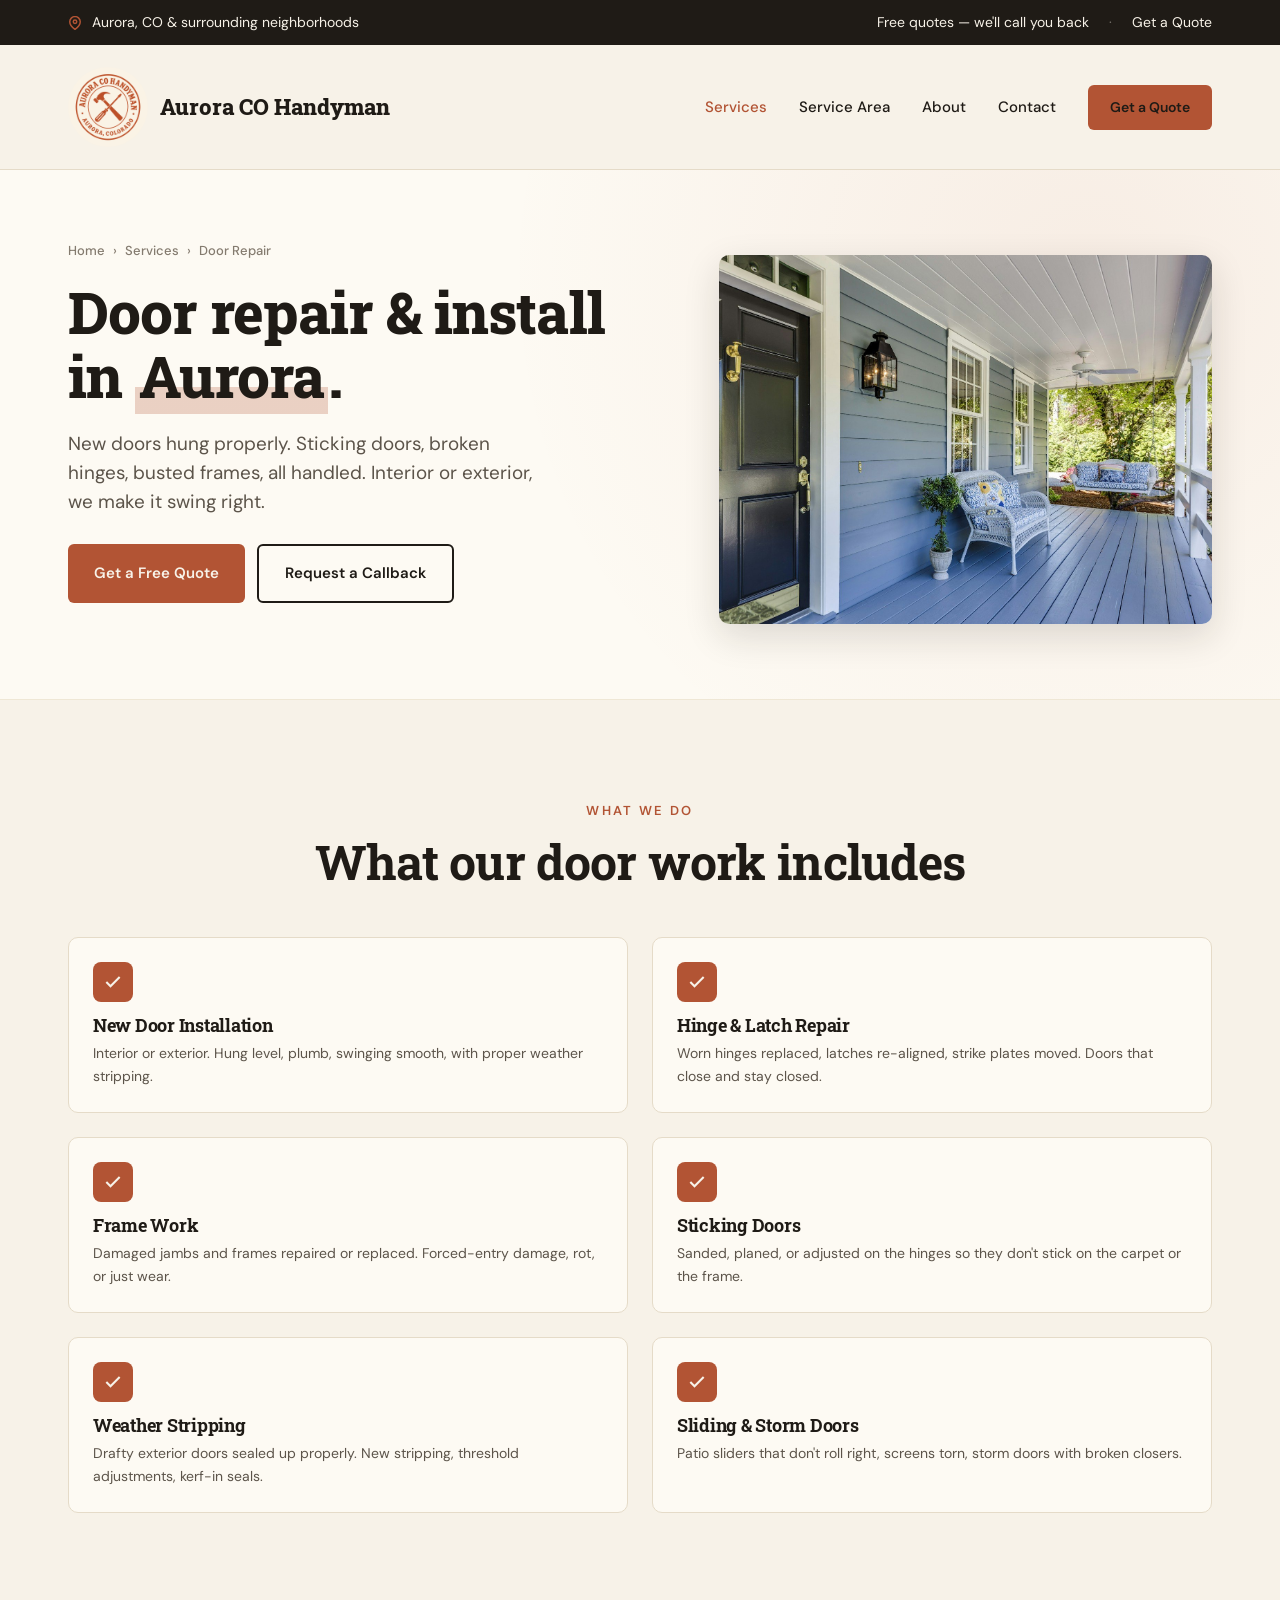
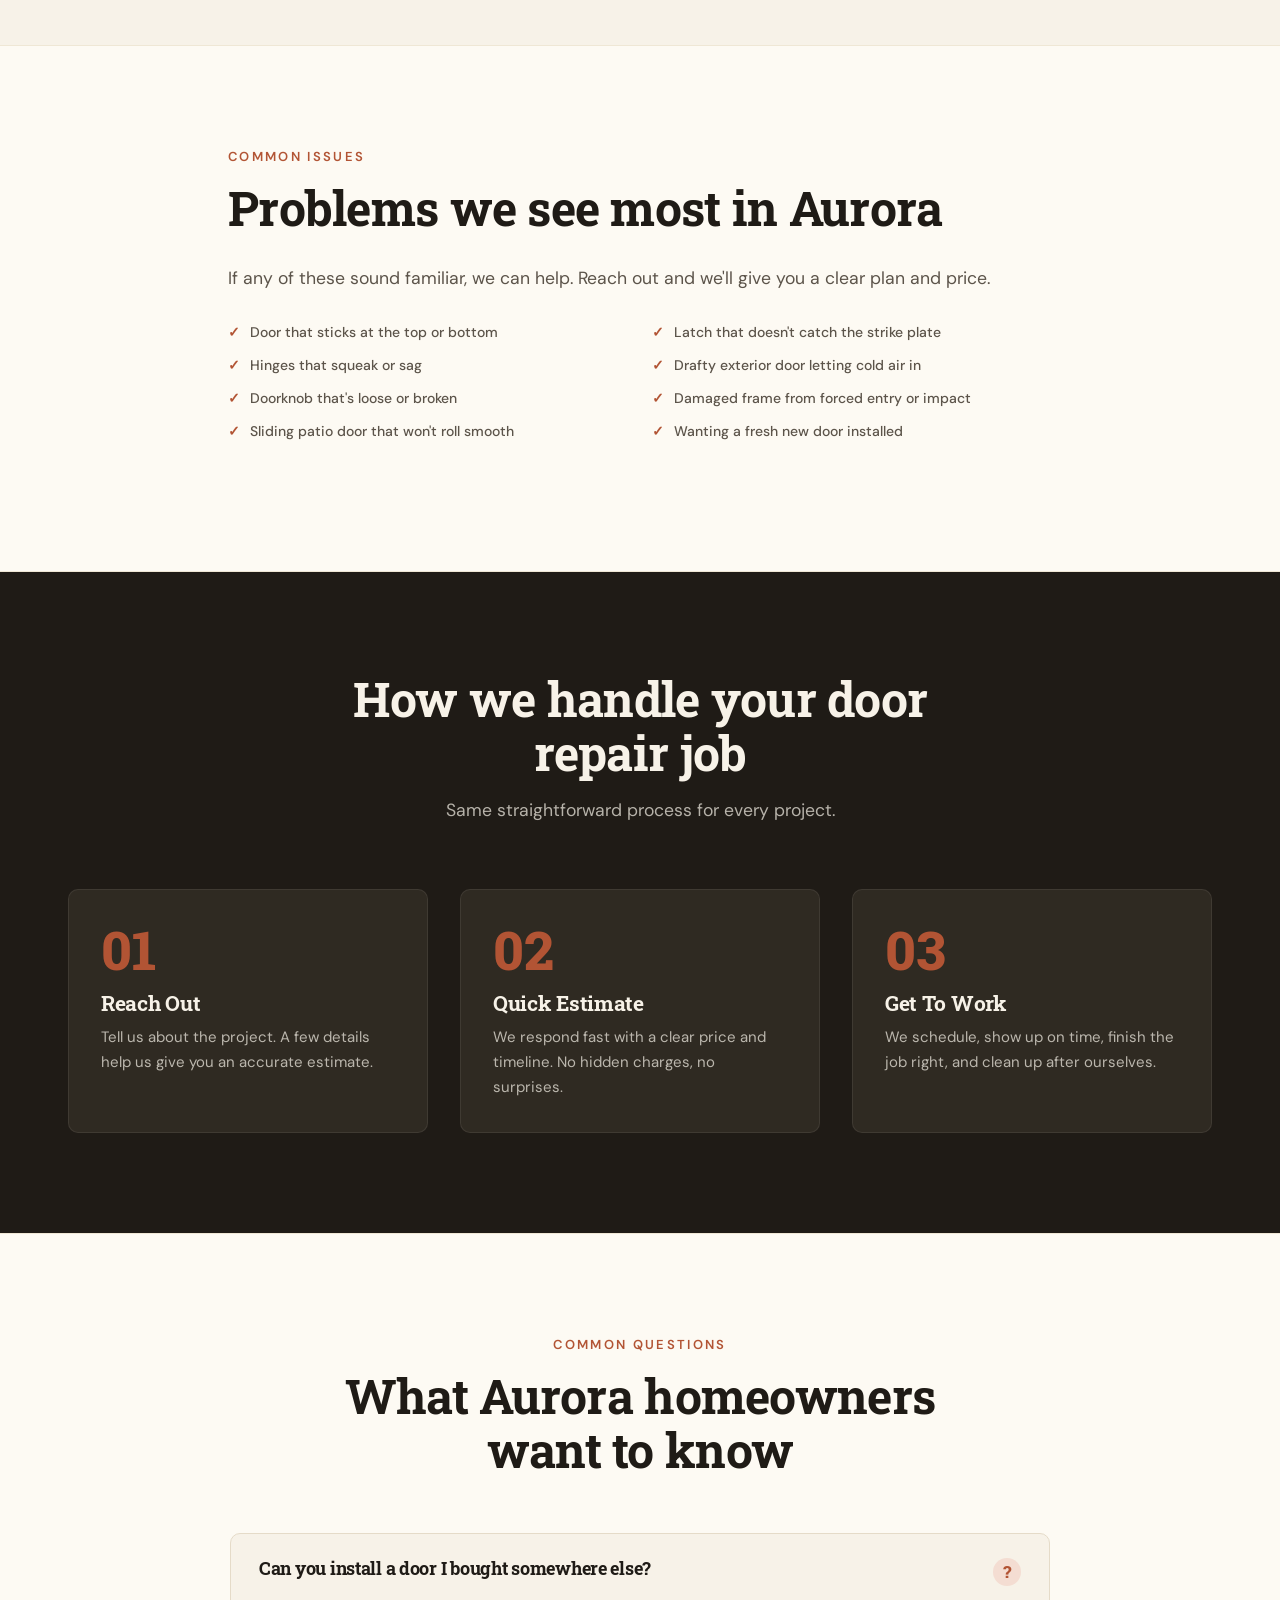
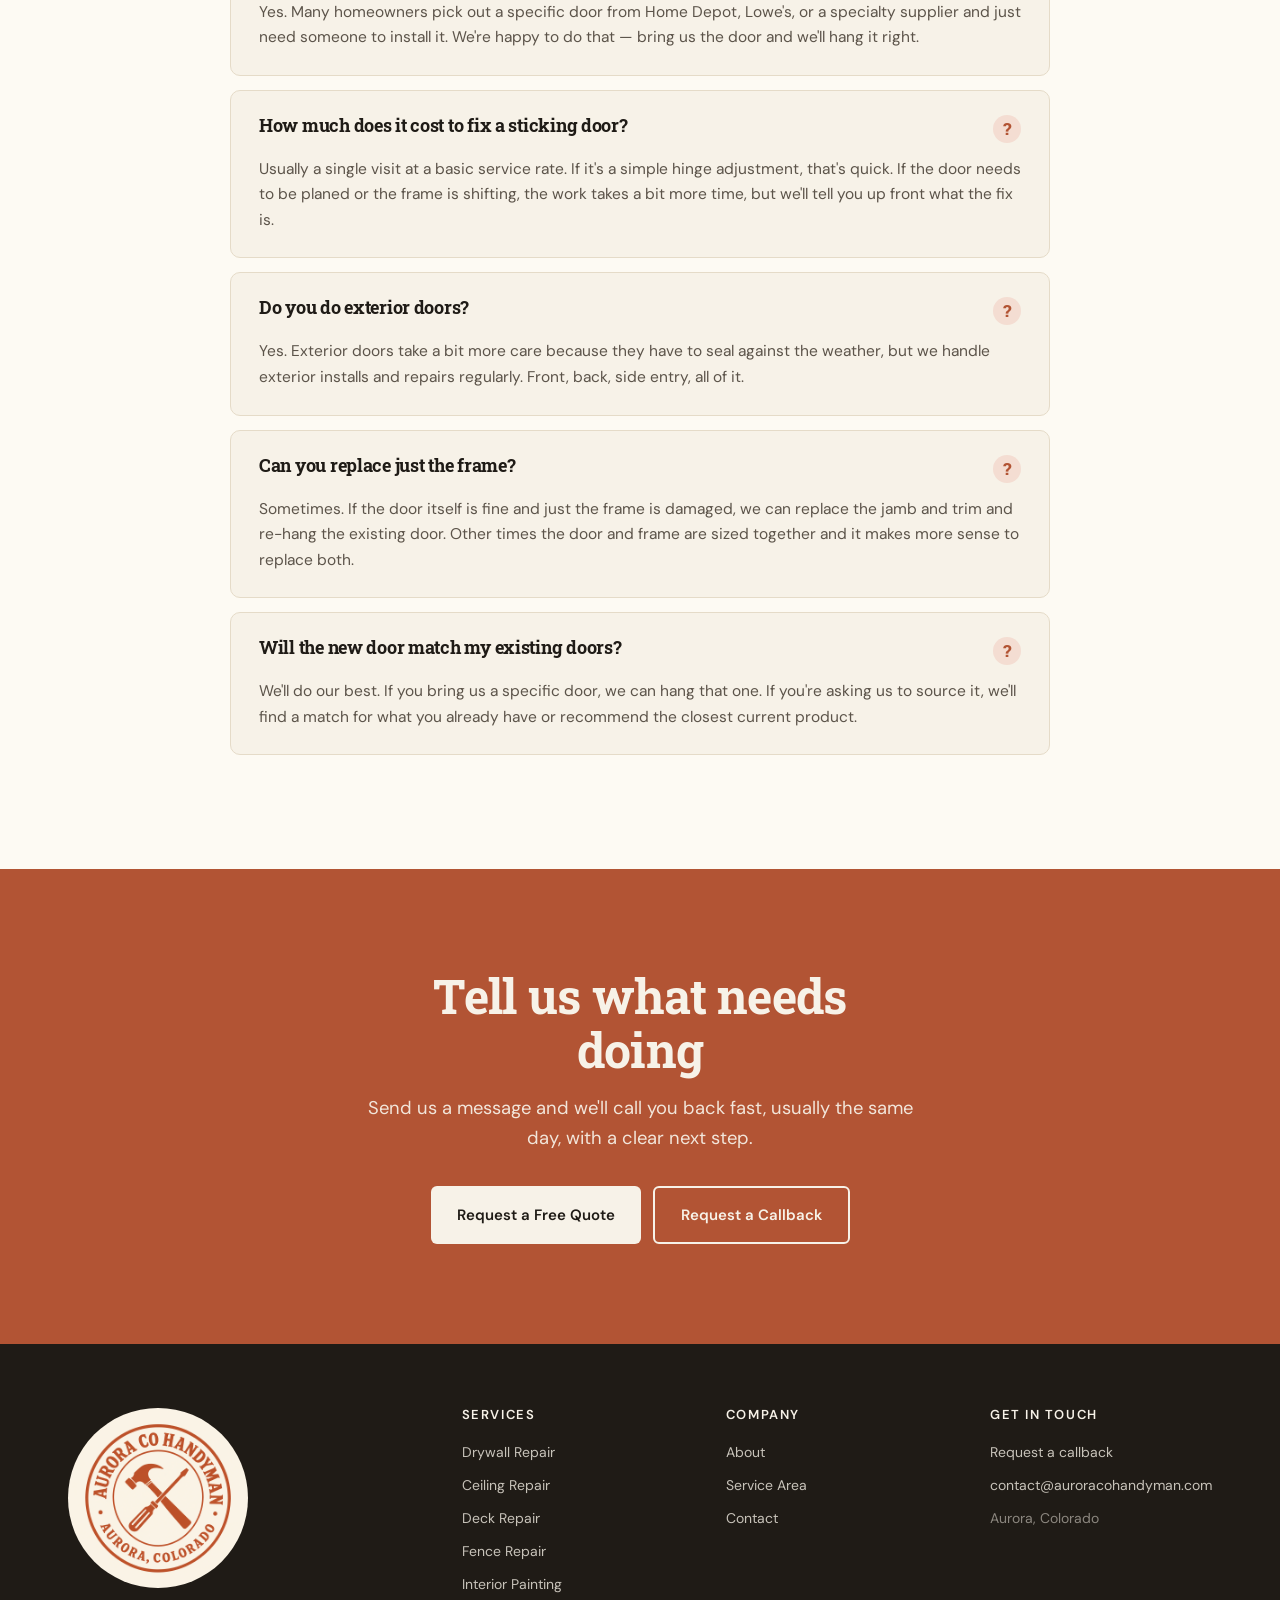
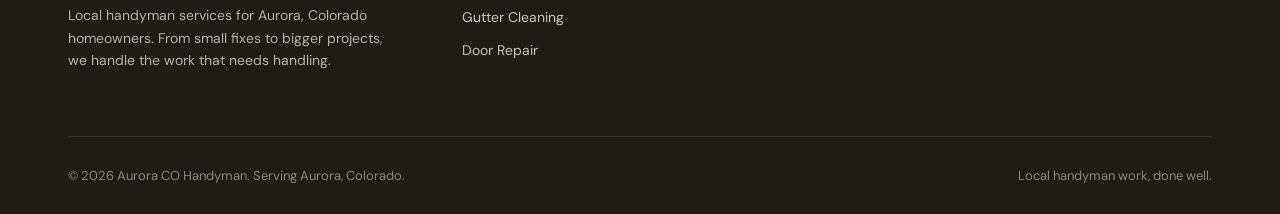
<file: door-repair/index.html>
<!DOCTYPE html>
<html lang="en">
<head>
  <meta charset="UTF-8">
  <meta name="viewport" content="width=device-width, initial-scale=1.0">
  <title>Door Repair in Aurora, CO | Aurora CO Handyman</title>
  <meta name="description" content="Local Aurora handyman for door repair. New installs, hinge and latch repair, frame work, weather stripping. Free quotes. We'll call you back.">
  <meta name="theme-color" content="#1F1B16">
  <link rel="canonical" href="https://auroracohandyman.com/door-repair/">

  <meta property="og:type" content="website">
  <meta property="og:title" content="Door Repair in Aurora, CO | Aurora CO Handyman">
  <meta property="og:description" content="Local Aurora handyman for door repair. New installs, hinge and latch repair, frame work, weather stripping. Free quotes. We'll call you back.">
  <meta property="og:url" content="https://auroracohandyman.com/door-repair/">
  <meta property="og:image" content="https://auroracohandyman.com/assets/img/door-repair.jpg">
  <meta name="twitter:card" content="summary_large_image">

  <link rel="icon" type="image/png" sizes="32x32" href="/assets/img/favicon-32.png">
  <link rel="icon" type="image/png" sizes="16x16" href="/assets/img/favicon-16.png">
  <link rel="icon" type="image/png" sizes="192x192" href="/assets/img/favicon-192.png">
  <link rel="apple-touch-icon" sizes="180x180" href="/assets/img/apple-touch-icon.png">

  <link rel="preconnect" href="https://fonts.googleapis.com">
  <link rel="preconnect" href="https://fonts.gstatic.com" crossorigin>
  <link href="https://fonts.googleapis.com/css2?family=Roboto+Slab:wght@500;600;700;800&family=DM+Sans:wght@400;500;600;700&display=swap" rel="stylesheet">
  <link rel="stylesheet" href="/assets/css/styles.css?v=20260827">

  <!-- Google tag (gtag.js) -->
  <script async src="https://www.googletagmanager.com/gtag/js?id=G-3KVSY13L0X"></script>
  <script>
    window.dataLayer = window.dataLayer || [];
    function gtag(){dataLayer.push(arguments);}
    gtag('js', new Date());
    gtag('config', 'G-3KVSY13L0X');
  </script>

  <script type="application/ld+json">
  {
    "@context": "https://schema.org",
    "@type": "Service",
    "name": "Door Repair in Aurora, CO",
    "description": "Local Aurora handyman for door repair. New installs, hinge and latch repair, frame work, weather stripping. Free quotes. We'll call you back.",
    "areaServed": {"@type": "City", "name": "Aurora", "containedInPlace": {"@type": "State", "name": "Colorado"}},
    "url": "https://auroracohandyman.com/door-repair/",
    "provider": {"@type": "Organization", "name": "Aurora CO Handyman", "url": "https://auroracohandyman.com/"}
  }
  </script>
  <script type="application/ld+json">
  {"@context": "https://schema.org", "@type": "FAQPage", "mainEntity": [{"@type": "Question", "name": "Can you install a door I bought somewhere else?", "acceptedAnswer": {"@type": "Answer", "text": "Yes. Many homeowners pick out a specific door from Home Depot, Lowe's, or a specialty supplier and just need someone to install it. We're happy to do that — bring us the door and we'll hang it right."}},{"@type": "Question", "name": "How much does it cost to fix a sticking door?", "acceptedAnswer": {"@type": "Answer", "text": "Usually a single visit at a basic service rate. If it's a simple hinge adjustment, that's quick. If the door needs to be planed or the frame is shifting, the work takes a bit more time, but we'll tell you up front what the fix is."}},{"@type": "Question", "name": "Do you do exterior doors?", "acceptedAnswer": {"@type": "Answer", "text": "Yes. Exterior doors take a bit more care because they have to seal against the weather, but we handle exterior installs and repairs regularly. Front, back, side entry, all of it."}},{"@type": "Question", "name": "Can you replace just the frame?", "acceptedAnswer": {"@type": "Answer", "text": "Sometimes. If the door itself is fine and just the frame is damaged, we can replace the jamb and trim and re-hang the existing door. Other times the door and frame are sized together and it makes more sense to replace both."}},{"@type": "Question", "name": "Will the new door match my existing doors?", "acceptedAnswer": {"@type": "Answer", "text": "We'll do our best. If you bring us a specific door, we can hang that one. If you're asking us to source it, we'll find a match for what you already have or recommend the closest current product."}}]}
  </script>
</head>
<body>

  <div class="topbar">
    <div class="container">
      <span class="left">
        <svg xmlns="http://www.w3.org/2000/svg" viewBox="0 0 24 24" fill="none" stroke="currentColor" stroke-width="2.5"><path d="M21 10c0 7-9 13-9 13s-9-6-9-13a9 9 0 0118 0z"/><circle cx="12" cy="10" r="3"/></svg>
        Aurora, CO &amp; surrounding neighborhoods
      </span>
      <div class="right">
        <span>Free quotes &mdash; we'll call you back</span>
        <span class="divider">·</span>
        <a href="/contact/">Get a Quote</a>
      </div>
    </div>
  </div>

  <header class="site">
    <div class="container">
      <a href="/" class="brand">
        <img src="/assets/img/logo-badge.png" alt="" class="brand-mark" width="80" height="80">
        Aurora CO Handyman
      </a>
      <nav class="primary">
        <a href="/services/" class="active">Services</a>
        <a href="/service-area/">Service Area</a>
        <a href="/about/">About</a>
        <a href="/contact/">Contact</a>
        <a href="/contact/" class="btn btn-primary" style="padding: 11px 22px; font-size: 14px;">Get a Quote</a>
      </nav>
      <button class="mobile-menu-btn" aria-label="Open menu">
        <svg xmlns="http://www.w3.org/2000/svg" viewBox="0 0 24 24" fill="none" stroke="currentColor" stroke-width="2"><line x1="3" y1="6" x2="21" y2="6"/><line x1="3" y1="12" x2="21" y2="12"/><line x1="3" y1="18" x2="21" y2="18"/></svg>
      </button>
    </div>
  </header>
  <section class="page-hero">
    <div class="container">
      <div class="page-hero-grid">
        <div>
          <div class="crumbs"><a href="/">Home</a><span>›</span><a href="/services/">Services</a><span>›</span>Door Repair</div>
          <h1>Door repair &amp; install in <span class="underline">Aurora</span>.</h1>
          <p class="lead">New doors hung properly. Sticking doors, broken hinges, busted frames, all handled. Interior or exterior, we make it swing right.</p>
          <div class="hero-ctas">
            <a href="/contact/" class="btn btn-primary">Get a Free Quote</a>
            <a href="/contact/" class="btn btn-outline">Request a Callback</a>
          </div>
        </div>
        <div class="page-hero-img"><img src="/assets/img/door-repair.jpg" alt="Door Repair work in Aurora, CO"></div>
      </div>
    </div>
  </section>

  <section class="block">
    <div class="container">
      <div class="services-head" style="margin-bottom: 48px;">
        <div class="section-eyebrow">What We Do</div>
        <h2>What our door work includes</h2>
      </div>
      <div class="detail-list">
        <div class="detail-list-item">
          <div class="ico"><svg xmlns="http://www.w3.org/2000/svg" viewBox="0 0 24 24" fill="none" stroke="currentColor" stroke-width="2.5"><polyline points="20 6 9 17 4 12"/></svg></div>
          <h4>New Door Installation</h4>
          <p>Interior or exterior. Hung level, plumb, swinging smooth, with proper weather stripping.</p>
        </div>
        <div class="detail-list-item">
          <div class="ico"><svg xmlns="http://www.w3.org/2000/svg" viewBox="0 0 24 24" fill="none" stroke="currentColor" stroke-width="2.5"><polyline points="20 6 9 17 4 12"/></svg></div>
          <h4>Hinge &amp; Latch Repair</h4>
          <p>Worn hinges replaced, latches re-aligned, strike plates moved. Doors that close and stay closed.</p>
        </div>
        <div class="detail-list-item">
          <div class="ico"><svg xmlns="http://www.w3.org/2000/svg" viewBox="0 0 24 24" fill="none" stroke="currentColor" stroke-width="2.5"><polyline points="20 6 9 17 4 12"/></svg></div>
          <h4>Frame Work</h4>
          <p>Damaged jambs and frames repaired or replaced. Forced-entry damage, rot, or just wear.</p>
        </div>
        <div class="detail-list-item">
          <div class="ico"><svg xmlns="http://www.w3.org/2000/svg" viewBox="0 0 24 24" fill="none" stroke="currentColor" stroke-width="2.5"><polyline points="20 6 9 17 4 12"/></svg></div>
          <h4>Sticking Doors</h4>
          <p>Sanded, planed, or adjusted on the hinges so they don't stick on the carpet or the frame.</p>
        </div>
        <div class="detail-list-item">
          <div class="ico"><svg xmlns="http://www.w3.org/2000/svg" viewBox="0 0 24 24" fill="none" stroke="currentColor" stroke-width="2.5"><polyline points="20 6 9 17 4 12"/></svg></div>
          <h4>Weather Stripping</h4>
          <p>Drafty exterior doors sealed up properly. New stripping, threshold adjustments, kerf-in seals.</p>
        </div>
        <div class="detail-list-item">
          <div class="ico"><svg xmlns="http://www.w3.org/2000/svg" viewBox="0 0 24 24" fill="none" stroke="currentColor" stroke-width="2.5"><polyline points="20 6 9 17 4 12"/></svg></div>
          <h4>Sliding &amp; Storm Doors</h4>
          <p>Patio sliders that don't roll right, screens torn, storm doors with broken closers.</p>
        </div>
      </div>
    </div>
  </section>

  <section class="block alt">
    <div class="container-narrow">
      <div class="section-eyebrow">Common Issues</div>
      <h2>Problems we see most in Aurora</h2>
      <p style="font-size: 1.1rem; margin-bottom: 28px;">If any of these sound familiar, we can help. Reach out and we'll give you a clear plan and price.</p>
      <ul class="service-list" style="grid-template-columns: 1fr 1fr; max-width: 100%; margin-top: 12px;">
          <li>Door that sticks at the top or bottom</li>
          <li>Latch that doesn't catch the strike plate</li>
          <li>Hinges that squeak or sag</li>
          <li>Drafty exterior door letting cold air in</li>
          <li>Doorknob that's loose or broken</li>
          <li>Damaged frame from forced entry or impact</li>
          <li>Sliding patio door that won't roll smooth</li>
          <li>Wanting a fresh new door installed</li>
      </ul>
    </div>
  </section>

  <section class="process">
    <div class="container">
      <div class="head">
        <h2>How we handle your door repair job</h2>
        <p class="lead">Same straightforward process for every project.</p>
      </div>
      <div class="process-grid">
        <div class="process-step"><div class="num">01</div><h3>Reach Out</h3><p>Tell us about the project. A few details help us give you an accurate estimate.</p></div>
        <div class="process-step"><div class="num">02</div><h3>Quick Estimate</h3><p>We respond fast with a clear price and timeline. No hidden charges, no surprises.</p></div>
        <div class="process-step"><div class="num">03</div><h3>Get To Work</h3><p>We schedule, show up on time, finish the job right, and clean up after ourselves.</p></div>
      </div>
    </div>
  </section>

  <section class="faq-section">
    <div class="container-narrow">
      <div class="faq-head">
        <div class="section-eyebrow">Common Questions</div>
        <h2>What Aurora homeowners want to know</h2>
      </div>
      <div class="faq-list">
        <div class="faq-item">
          <div class="faq-q">
            <h3>Can you install a door I bought somewhere else?</h3>
            <div class="ico">?</div>
          </div>
          <div class="faq-a"><p>Yes. Many homeowners pick out a specific door from Home Depot, Lowe's, or a specialty supplier and just need someone to install it. We're happy to do that — bring us the door and we'll hang it right.</p></div>
        </div>
        <div class="faq-item">
          <div class="faq-q">
            <h3>How much does it cost to fix a sticking door?</h3>
            <div class="ico">?</div>
          </div>
          <div class="faq-a"><p>Usually a single visit at a basic service rate. If it's a simple hinge adjustment, that's quick. If the door needs to be planed or the frame is shifting, the work takes a bit more time, but we'll tell you up front what the fix is.</p></div>
        </div>
        <div class="faq-item">
          <div class="faq-q">
            <h3>Do you do exterior doors?</h3>
            <div class="ico">?</div>
          </div>
          <div class="faq-a"><p>Yes. Exterior doors take a bit more care because they have to seal against the weather, but we handle exterior installs and repairs regularly. Front, back, side entry, all of it.</p></div>
        </div>
        <div class="faq-item">
          <div class="faq-q">
            <h3>Can you replace just the frame?</h3>
            <div class="ico">?</div>
          </div>
          <div class="faq-a"><p>Sometimes. If the door itself is fine and just the frame is damaged, we can replace the jamb and trim and re-hang the existing door. Other times the door and frame are sized together and it makes more sense to replace both.</p></div>
        </div>
        <div class="faq-item">
          <div class="faq-q">
            <h3>Will the new door match my existing doors?</h3>
            <div class="ico">?</div>
          </div>
          <div class="faq-a"><p>We'll do our best. If you bring us a specific door, we can hang that one. If you're asking us to source it, we'll find a match for what you already have or recommend the closest current product.</p></div>
        </div>
      </div>
    </div>
  </section>

  <section class="cta">
    <div class="container">
      <h2>Tell us what needs doing</h2>
      <p>Send us a message and we'll call you back fast, usually the same day, with a clear next step.</p>
      <div class="cta-actions">
        <a href="/contact/" class="btn btn-cream">Request a Free Quote</a>
        <a href="/contact/" class="btn btn-outline" style="border-color: var(--cream); color: var(--cream);">Request a Callback</a>
      </div>
    </div>
  </section>

  <footer>
    <div class="container">
      <div class="footer-grid">
        <div class="footer-brand">
          <img src="/assets/img/logo-badge.png" alt="Aurora CO Handyman badge logo" class="footer-logo" width="180" height="180">
          <p>Local handyman services for Aurora, Colorado homeowners. From small fixes to bigger projects, we handle the work that needs handling.</p>
        </div>
        <div>
          <h4>Services</h4>
          <ul>
            <li><a href="/drywall-repair/">Drywall Repair</a></li>
            <li><a href="/ceiling-repair/">Ceiling Repair</a></li>
            <li><a href="/deck-repair/">Deck Repair</a></li>
            <li><a href="/fence-repair/">Fence Repair</a></li>
            <li><a href="/interior-painting/">Interior Painting</a></li>
            <li><a href="/gutter-cleaning/">Gutter Cleaning</a></li>
            <li><a href="/door-repair/">Door Repair</a></li>
          </ul>
        </div>
        <div>
          <h4>Company</h4>
          <ul>
            <li><a href="/about/">About</a></li>
            <li><a href="/service-area/">Service Area</a></li>
            <li><a href="/contact/">Contact</a></li>
          </ul>
        </div>
        <div>
          <h4>Get in Touch</h4>
          <ul>
            <li><a href="/contact/">Request a callback</a></li>
            <li><a href="mailto:contact@auroracohandyman.com">contact@auroracohandyman.com</a></li>
            <li style="margin-top: 8px; color: rgba(247, 242, 232, 0.5);">Aurora, Colorado</li>
          </ul>
        </div>
      </div>
      <div class="footer-bottom">
        <span>&copy; 2026 Aurora CO Handyman. Serving Aurora, Colorado.</span>
        <span>Local handyman work, done well.</span>
      </div>
    </div>
  </footer>

  <script src="/assets/js/analytics-v1.js"></script>
</body>
</html>
</file>
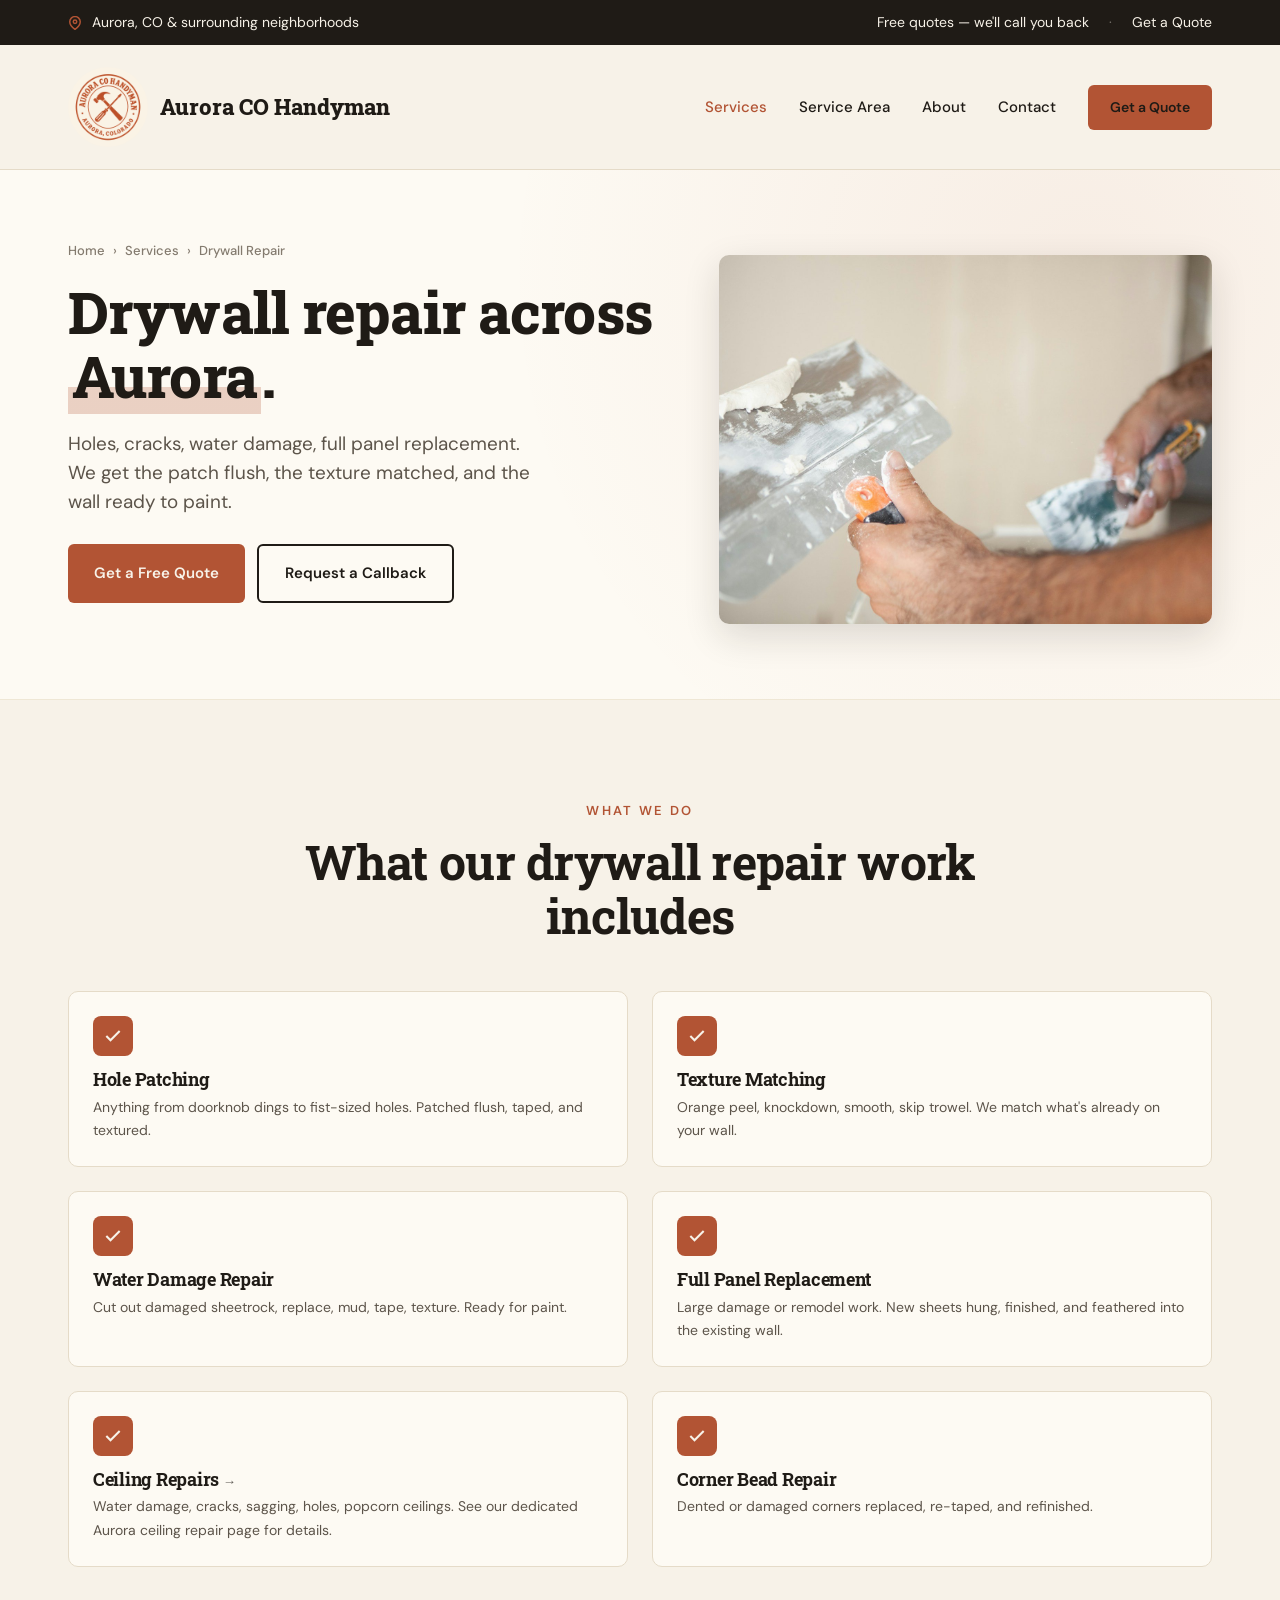
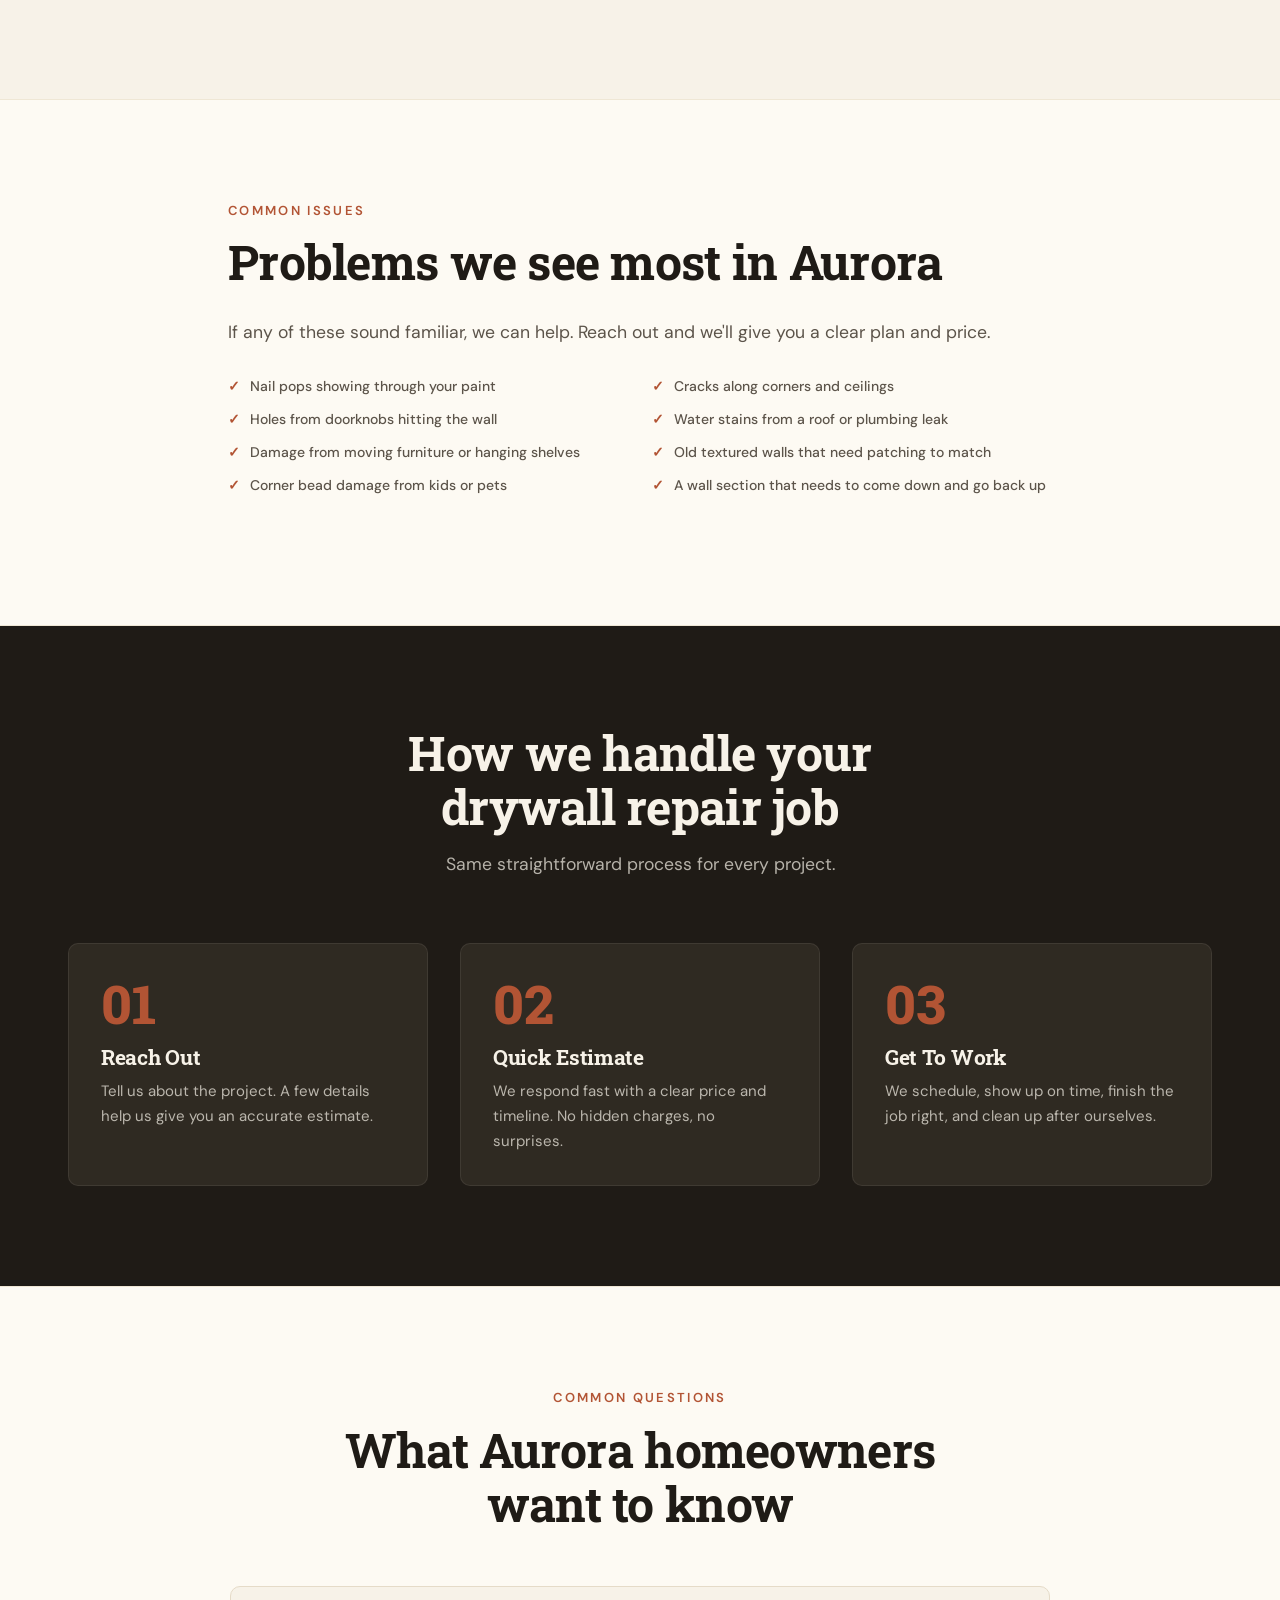
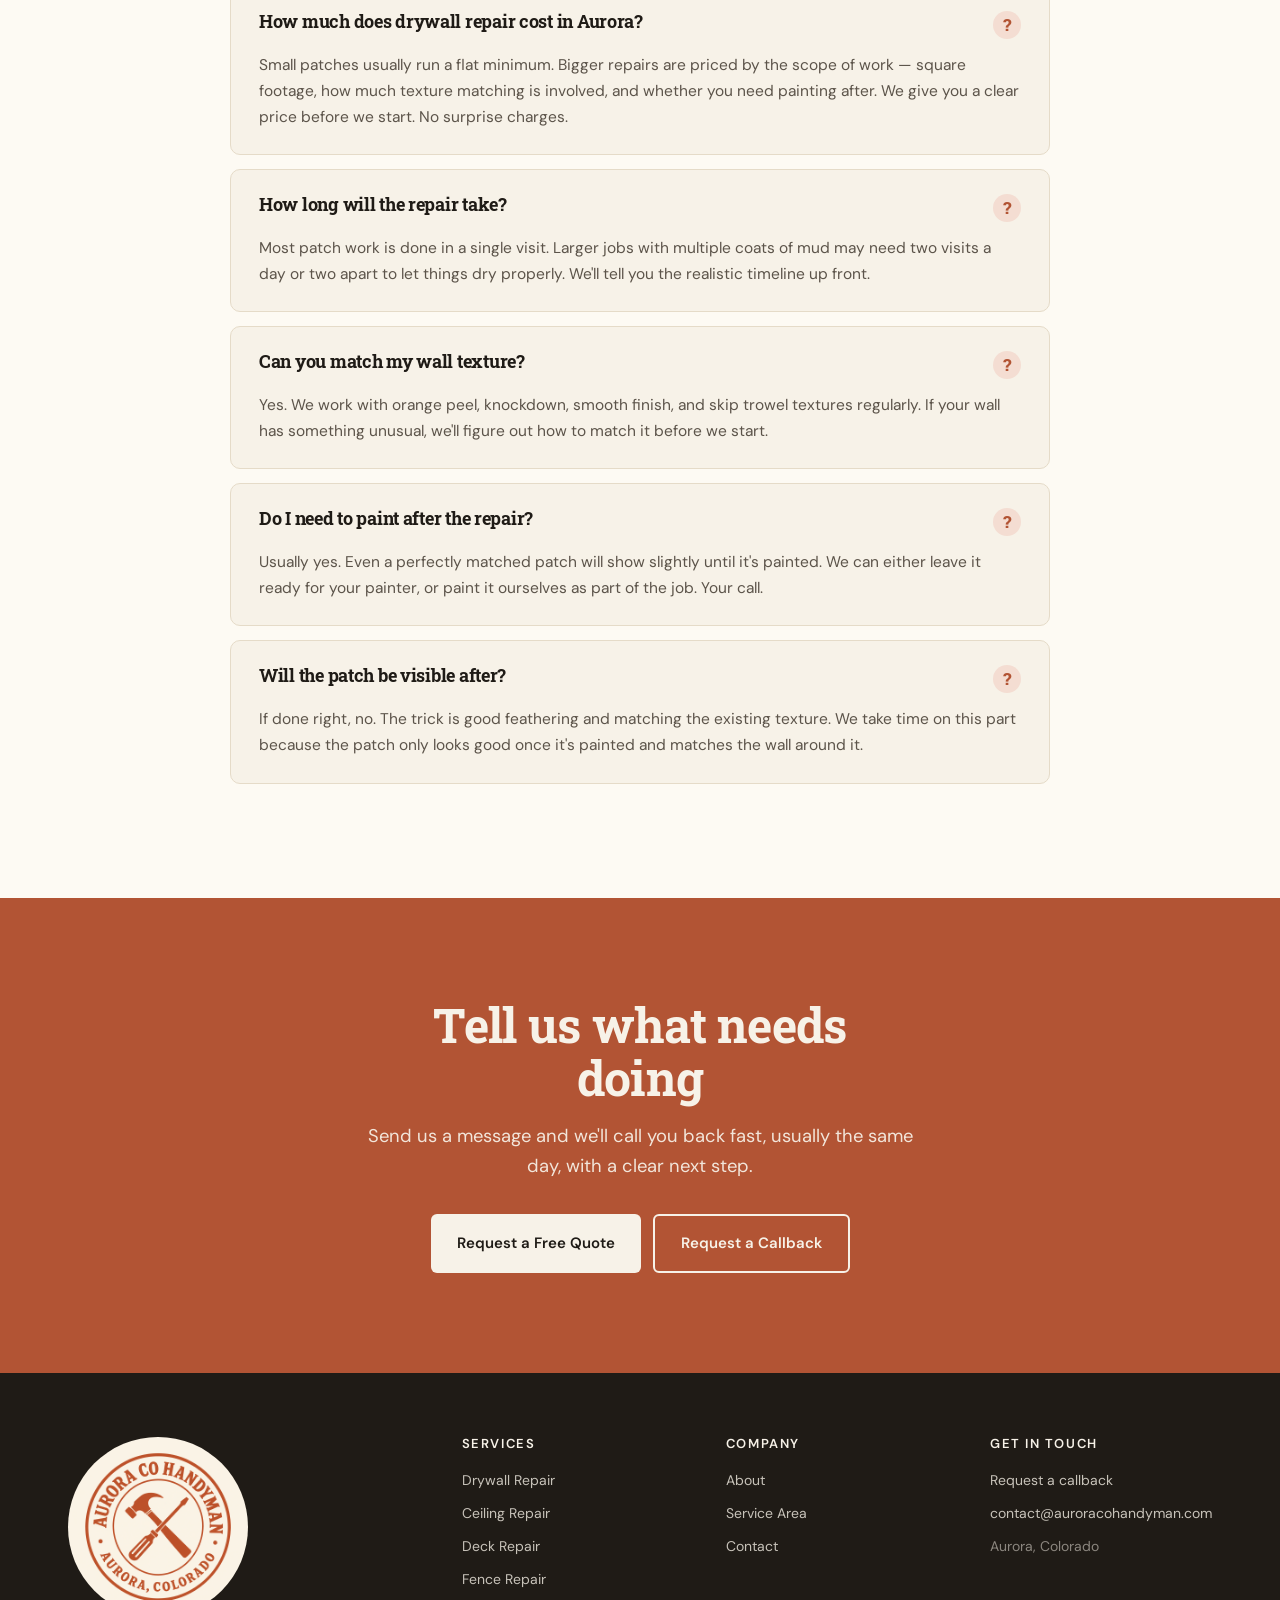
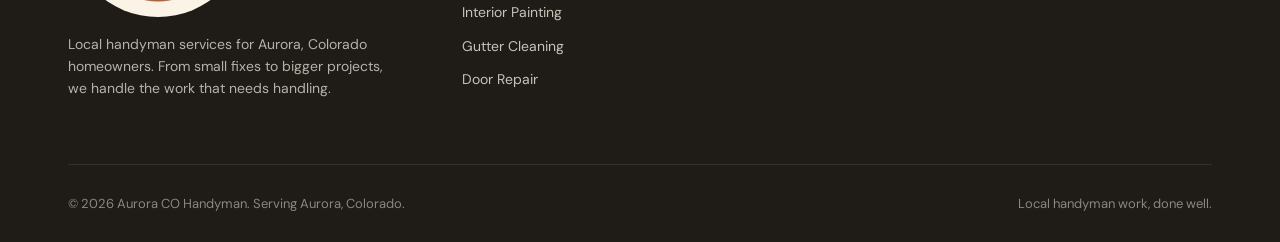
<file: drywall-repair/index.html>
<!DOCTYPE html>
<html lang="en">
<head>
  <meta charset="UTF-8">
  <meta name="viewport" content="width=device-width, initial-scale=1.0">
  <title>Drywall Repair in Aurora, CO | Aurora CO Handyman</title>
  <meta name="description" content="Local Aurora handyman for drywall repair. Hole patching, texture matching, water damage repair, panel replacement. Free quotes. We'll call you back.">
  <meta name="theme-color" content="#1F1B16">
  <link rel="canonical" href="https://auroracohandyman.com/drywall-repair/">

  <meta property="og:type" content="website">
  <meta property="og:title" content="Drywall Repair in Aurora, CO | Aurora CO Handyman">
  <meta property="og:description" content="Local Aurora handyman for drywall repair. Hole patching, texture matching, water damage repair, panel replacement. Free quotes. We'll call you back.">
  <meta property="og:url" content="https://auroracohandyman.com/drywall-repair/">
  <meta property="og:image" content="https://auroracohandyman.com/assets/img/drywall-repair.jpg">
  <meta name="twitter:card" content="summary_large_image">

  <link rel="icon" type="image/png" sizes="32x32" href="/assets/img/favicon-32.png">
  <link rel="icon" type="image/png" sizes="16x16" href="/assets/img/favicon-16.png">
  <link rel="icon" type="image/png" sizes="192x192" href="/assets/img/favicon-192.png">
  <link rel="apple-touch-icon" sizes="180x180" href="/assets/img/apple-touch-icon.png">

  <link rel="preconnect" href="https://fonts.googleapis.com">
  <link rel="preconnect" href="https://fonts.gstatic.com" crossorigin>
  <link href="https://fonts.googleapis.com/css2?family=Roboto+Slab:wght@500;600;700;800&family=DM+Sans:wght@400;500;600;700&display=swap" rel="stylesheet">
  <link rel="stylesheet" href="/assets/css/styles.css?v=20260827">

  <!-- Google tag (gtag.js) -->
  <script async src="https://www.googletagmanager.com/gtag/js?id=G-3KVSY13L0X"></script>
  <script>
    window.dataLayer = window.dataLayer || [];
    function gtag(){dataLayer.push(arguments);}
    gtag('js', new Date());
    gtag('config', 'G-3KVSY13L0X');
  </script>

  <script type="application/ld+json">
  {
    "@context": "https://schema.org",
    "@type": "Service",
    "name": "Drywall Repair in Aurora, CO",
    "description": "Local Aurora handyman for drywall repair. Hole patching, texture matching, water damage repair, panel replacement. Free quotes. We'll call you back.",
    "areaServed": {"@type": "City", "name": "Aurora", "containedInPlace": {"@type": "State", "name": "Colorado"}},
    "url": "https://auroracohandyman.com/drywall-repair/",
    "provider": {"@type": "Organization", "name": "Aurora CO Handyman", "url": "https://auroracohandyman.com/"}
  }
  </script>
  <script type="application/ld+json">
  {"@context": "https://schema.org", "@type": "FAQPage", "mainEntity": [{"@type": "Question", "name": "How much does drywall repair cost in Aurora?", "acceptedAnswer": {"@type": "Answer", "text": "Small patches usually run a flat minimum. Bigger repairs are priced by the scope of work — square footage, how much texture matching is involved, and whether you need painting after. We give you a clear price before we start. No surprise charges."}},{"@type": "Question", "name": "How long will the repair take?", "acceptedAnswer": {"@type": "Answer", "text": "Most patch work is done in a single visit. Larger jobs with multiple coats of mud may need two visits a day or two apart to let things dry properly. We'll tell you the realistic timeline up front."}},{"@type": "Question", "name": "Can you match my wall texture?", "acceptedAnswer": {"@type": "Answer", "text": "Yes. We work with orange peel, knockdown, smooth finish, and skip trowel textures regularly. If your wall has something unusual, we'll figure out how to match it before we start."}},{"@type": "Question", "name": "Do I need to paint after the repair?", "acceptedAnswer": {"@type": "Answer", "text": "Usually yes. Even a perfectly matched patch will show slightly until it's painted. We can either leave it ready for your painter, or paint it ourselves as part of the job. Your call."}},{"@type": "Question", "name": "Will the patch be visible after?", "acceptedAnswer": {"@type": "Answer", "text": "If done right, no. The trick is good feathering and matching the existing texture. We take time on this part because the patch only looks good once it's painted and matches the wall around it."}}]}
  </script>
</head>
<body>

  <div class="topbar">
    <div class="container">
      <span class="left">
        <svg xmlns="http://www.w3.org/2000/svg" viewBox="0 0 24 24" fill="none" stroke="currentColor" stroke-width="2.5"><path d="M21 10c0 7-9 13-9 13s-9-6-9-13a9 9 0 0118 0z"/><circle cx="12" cy="10" r="3"/></svg>
        Aurora, CO &amp; surrounding neighborhoods
      </span>
      <div class="right">
        <span>Free quotes &mdash; we'll call you back</span>
        <span class="divider">·</span>
        <a href="/contact/">Get a Quote</a>
      </div>
    </div>
  </div>

  <header class="site">
    <div class="container">
      <a href="/" class="brand">
        <img src="/assets/img/logo-badge.png" alt="" class="brand-mark" width="80" height="80">
        Aurora CO Handyman
      </a>
      <nav class="primary">
        <a href="/services/" class="active">Services</a>
        <a href="/service-area/">Service Area</a>
        <a href="/about/">About</a>
        <a href="/contact/">Contact</a>
        <a href="/contact/" class="btn btn-primary" style="padding: 11px 22px; font-size: 14px;">Get a Quote</a>
      </nav>
      <button class="mobile-menu-btn" aria-label="Open menu">
        <svg xmlns="http://www.w3.org/2000/svg" viewBox="0 0 24 24" fill="none" stroke="currentColor" stroke-width="2"><line x1="3" y1="6" x2="21" y2="6"/><line x1="3" y1="12" x2="21" y2="12"/><line x1="3" y1="18" x2="21" y2="18"/></svg>
      </button>
    </div>
  </header>
  <section class="page-hero">
    <div class="container">
      <div class="page-hero-grid">
        <div>
          <div class="crumbs"><a href="/">Home</a><span>›</span><a href="/services/">Services</a><span>›</span>Drywall Repair</div>
          <h1>Drywall repair across <span class="underline">Aurora</span>.</h1>
          <p class="lead">Holes, cracks, water damage, full panel replacement. We get the patch flush, the texture matched, and the wall ready to paint.</p>
          <div class="hero-ctas">
            <a href="/contact/" class="btn btn-primary">Get a Free Quote</a>
            <a href="/contact/" class="btn btn-outline">Request a Callback</a>
          </div>
        </div>
        <div class="page-hero-img"><img src="/assets/img/drywall-repair.jpg" alt="Drywall Repair work in Aurora, CO"></div>
      </div>
    </div>
  </section>

  <section class="block">
    <div class="container">
      <div class="services-head" style="margin-bottom: 48px;">
        <div class="section-eyebrow">What We Do</div>
        <h2>What our drywall repair work includes</h2>
      </div>
      <div class="detail-list">
        <div class="detail-list-item">
          <div class="ico"><svg xmlns="http://www.w3.org/2000/svg" viewBox="0 0 24 24" fill="none" stroke="currentColor" stroke-width="2.5"><polyline points="20 6 9 17 4 12"/></svg></div>
          <h4>Hole Patching</h4>
          <p>Anything from doorknob dings to fist-sized holes. Patched flush, taped, and textured.</p>
        </div>
        <div class="detail-list-item">
          <div class="ico"><svg xmlns="http://www.w3.org/2000/svg" viewBox="0 0 24 24" fill="none" stroke="currentColor" stroke-width="2.5"><polyline points="20 6 9 17 4 12"/></svg></div>
          <h4>Texture Matching</h4>
          <p>Orange peel, knockdown, smooth, skip trowel. We match what's already on your wall.</p>
        </div>
        <div class="detail-list-item">
          <div class="ico"><svg xmlns="http://www.w3.org/2000/svg" viewBox="0 0 24 24" fill="none" stroke="currentColor" stroke-width="2.5"><polyline points="20 6 9 17 4 12"/></svg></div>
          <h4>Water Damage Repair</h4>
          <p>Cut out damaged sheetrock, replace, mud, tape, texture. Ready for paint.</p>
        </div>
        <div class="detail-list-item">
          <div class="ico"><svg xmlns="http://www.w3.org/2000/svg" viewBox="0 0 24 24" fill="none" stroke="currentColor" stroke-width="2.5"><polyline points="20 6 9 17 4 12"/></svg></div>
          <h4>Full Panel Replacement</h4>
          <p>Large damage or remodel work. New sheets hung, finished, and feathered into the existing wall.</p>
        </div>
        <a href="/ceiling-repair/" class="detail-list-item" style="text-decoration: none; color: inherit; display: block;">
          <div class="ico"><svg xmlns="http://www.w3.org/2000/svg" viewBox="0 0 24 24" fill="none" stroke="currentColor" stroke-width="2.5"><polyline points="20 6 9 17 4 12"/></svg></div>
          <h4>Ceiling Repairs <span style="font-size: 0.75em; opacity: 0.7;">→</span></h4>
          <p>Water damage, cracks, sagging, holes, popcorn ceilings. See our dedicated Aurora ceiling repair page for details.</p>
        </a>
        <div class="detail-list-item">
          <div class="ico"><svg xmlns="http://www.w3.org/2000/svg" viewBox="0 0 24 24" fill="none" stroke="currentColor" stroke-width="2.5"><polyline points="20 6 9 17 4 12"/></svg></div>
          <h4>Corner Bead Repair</h4>
          <p>Dented or damaged corners replaced, re-taped, and refinished.</p>
        </div>
      </div>
    </div>
  </section>

  <section class="block alt">
    <div class="container-narrow">
      <div class="section-eyebrow">Common Issues</div>
      <h2>Problems we see most in Aurora</h2>
      <p style="font-size: 1.1rem; margin-bottom: 28px;">If any of these sound familiar, we can help. Reach out and we'll give you a clear plan and price.</p>
      <ul class="service-list" style="grid-template-columns: 1fr 1fr; max-width: 100%; margin-top: 12px;">
          <li>Nail pops showing through your paint</li>
          <li>Cracks along corners and ceilings</li>
          <li>Holes from doorknobs hitting the wall</li>
          <li>Water stains from a roof or plumbing leak</li>
          <li>Damage from moving furniture or hanging shelves</li>
          <li>Old textured walls that need patching to match</li>
          <li>Corner bead damage from kids or pets</li>
          <li>A wall section that needs to come down and go back up</li>
      </ul>
    </div>
  </section>

  <section class="process">
    <div class="container">
      <div class="head">
        <h2>How we handle your drywall repair job</h2>
        <p class="lead">Same straightforward process for every project.</p>
      </div>
      <div class="process-grid">
        <div class="process-step"><div class="num">01</div><h3>Reach Out</h3><p>Tell us about the project. A few details help us give you an accurate estimate.</p></div>
        <div class="process-step"><div class="num">02</div><h3>Quick Estimate</h3><p>We respond fast with a clear price and timeline. No hidden charges, no surprises.</p></div>
        <div class="process-step"><div class="num">03</div><h3>Get To Work</h3><p>We schedule, show up on time, finish the job right, and clean up after ourselves.</p></div>
      </div>
    </div>
  </section>

  <section class="faq-section">
    <div class="container-narrow">
      <div class="faq-head">
        <div class="section-eyebrow">Common Questions</div>
        <h2>What Aurora homeowners want to know</h2>
      </div>
      <div class="faq-list">
        <div class="faq-item">
          <div class="faq-q">
            <h3>How much does drywall repair cost in Aurora?</h3>
            <div class="ico">?</div>
          </div>
          <div class="faq-a"><p>Small patches usually run a flat minimum. Bigger repairs are priced by the scope of work — square footage, how much texture matching is involved, and whether you need painting after. We give you a clear price before we start. No surprise charges.</p></div>
        </div>
        <div class="faq-item">
          <div class="faq-q">
            <h3>How long will the repair take?</h3>
            <div class="ico">?</div>
          </div>
          <div class="faq-a"><p>Most patch work is done in a single visit. Larger jobs with multiple coats of mud may need two visits a day or two apart to let things dry properly. We'll tell you the realistic timeline up front.</p></div>
        </div>
        <div class="faq-item">
          <div class="faq-q">
            <h3>Can you match my wall texture?</h3>
            <div class="ico">?</div>
          </div>
          <div class="faq-a"><p>Yes. We work with orange peel, knockdown, smooth finish, and skip trowel textures regularly. If your wall has something unusual, we'll figure out how to match it before we start.</p></div>
        </div>
        <div class="faq-item">
          <div class="faq-q">
            <h3>Do I need to paint after the repair?</h3>
            <div class="ico">?</div>
          </div>
          <div class="faq-a"><p>Usually yes. Even a perfectly matched patch will show slightly until it's painted. We can either leave it ready for your painter, or paint it ourselves as part of the job. Your call.</p></div>
        </div>
        <div class="faq-item">
          <div class="faq-q">
            <h3>Will the patch be visible after?</h3>
            <div class="ico">?</div>
          </div>
          <div class="faq-a"><p>If done right, no. The trick is good feathering and matching the existing texture. We take time on this part because the patch only looks good once it's painted and matches the wall around it.</p></div>
        </div>
      </div>
    </div>
  </section>

  <section class="cta">
    <div class="container">
      <h2>Tell us what needs doing</h2>
      <p>Send us a message and we'll call you back fast, usually the same day, with a clear next step.</p>
      <div class="cta-actions">
        <a href="/contact/" class="btn btn-cream">Request a Free Quote</a>
        <a href="/contact/" class="btn btn-outline" style="border-color: var(--cream); color: var(--cream);">Request a Callback</a>
      </div>
    </div>
  </section>

  <footer>
    <div class="container">
      <div class="footer-grid">
        <div class="footer-brand">
          <img src="/assets/img/logo-badge.png" alt="Aurora CO Handyman badge logo" class="footer-logo" width="180" height="180">
          <p>Local handyman services for Aurora, Colorado homeowners. From small fixes to bigger projects, we handle the work that needs handling.</p>
        </div>
        <div>
          <h4>Services</h4>
          <ul>
            <li><a href="/drywall-repair/">Drywall Repair</a></li>
            <li><a href="/ceiling-repair/">Ceiling Repair</a></li>
            <li><a href="/deck-repair/">Deck Repair</a></li>
            <li><a href="/fence-repair/">Fence Repair</a></li>
            <li><a href="/interior-painting/">Interior Painting</a></li>
            <li><a href="/gutter-cleaning/">Gutter Cleaning</a></li>
            <li><a href="/door-repair/">Door Repair</a></li>
          </ul>
        </div>
        <div>
          <h4>Company</h4>
          <ul>
            <li><a href="/about/">About</a></li>
            <li><a href="/service-area/">Service Area</a></li>
            <li><a href="/contact/">Contact</a></li>
          </ul>
        </div>
        <div>
          <h4>Get in Touch</h4>
          <ul>
            <li><a href="/contact/">Request a callback</a></li>
            <li><a href="mailto:contact@auroracohandyman.com">contact@auroracohandyman.com</a></li>
            <li style="margin-top: 8px; color: rgba(247, 242, 232, 0.5);">Aurora, Colorado</li>
          </ul>
        </div>
      </div>
      <div class="footer-bottom">
        <span>&copy; 2026 Aurora CO Handyman. Serving Aurora, Colorado.</span>
        <span>Local handyman work, done well.</span>
      </div>
    </div>
  </footer>

  <script src="/assets/js/analytics-v1.js"></script>
</body>
</html>
</file>
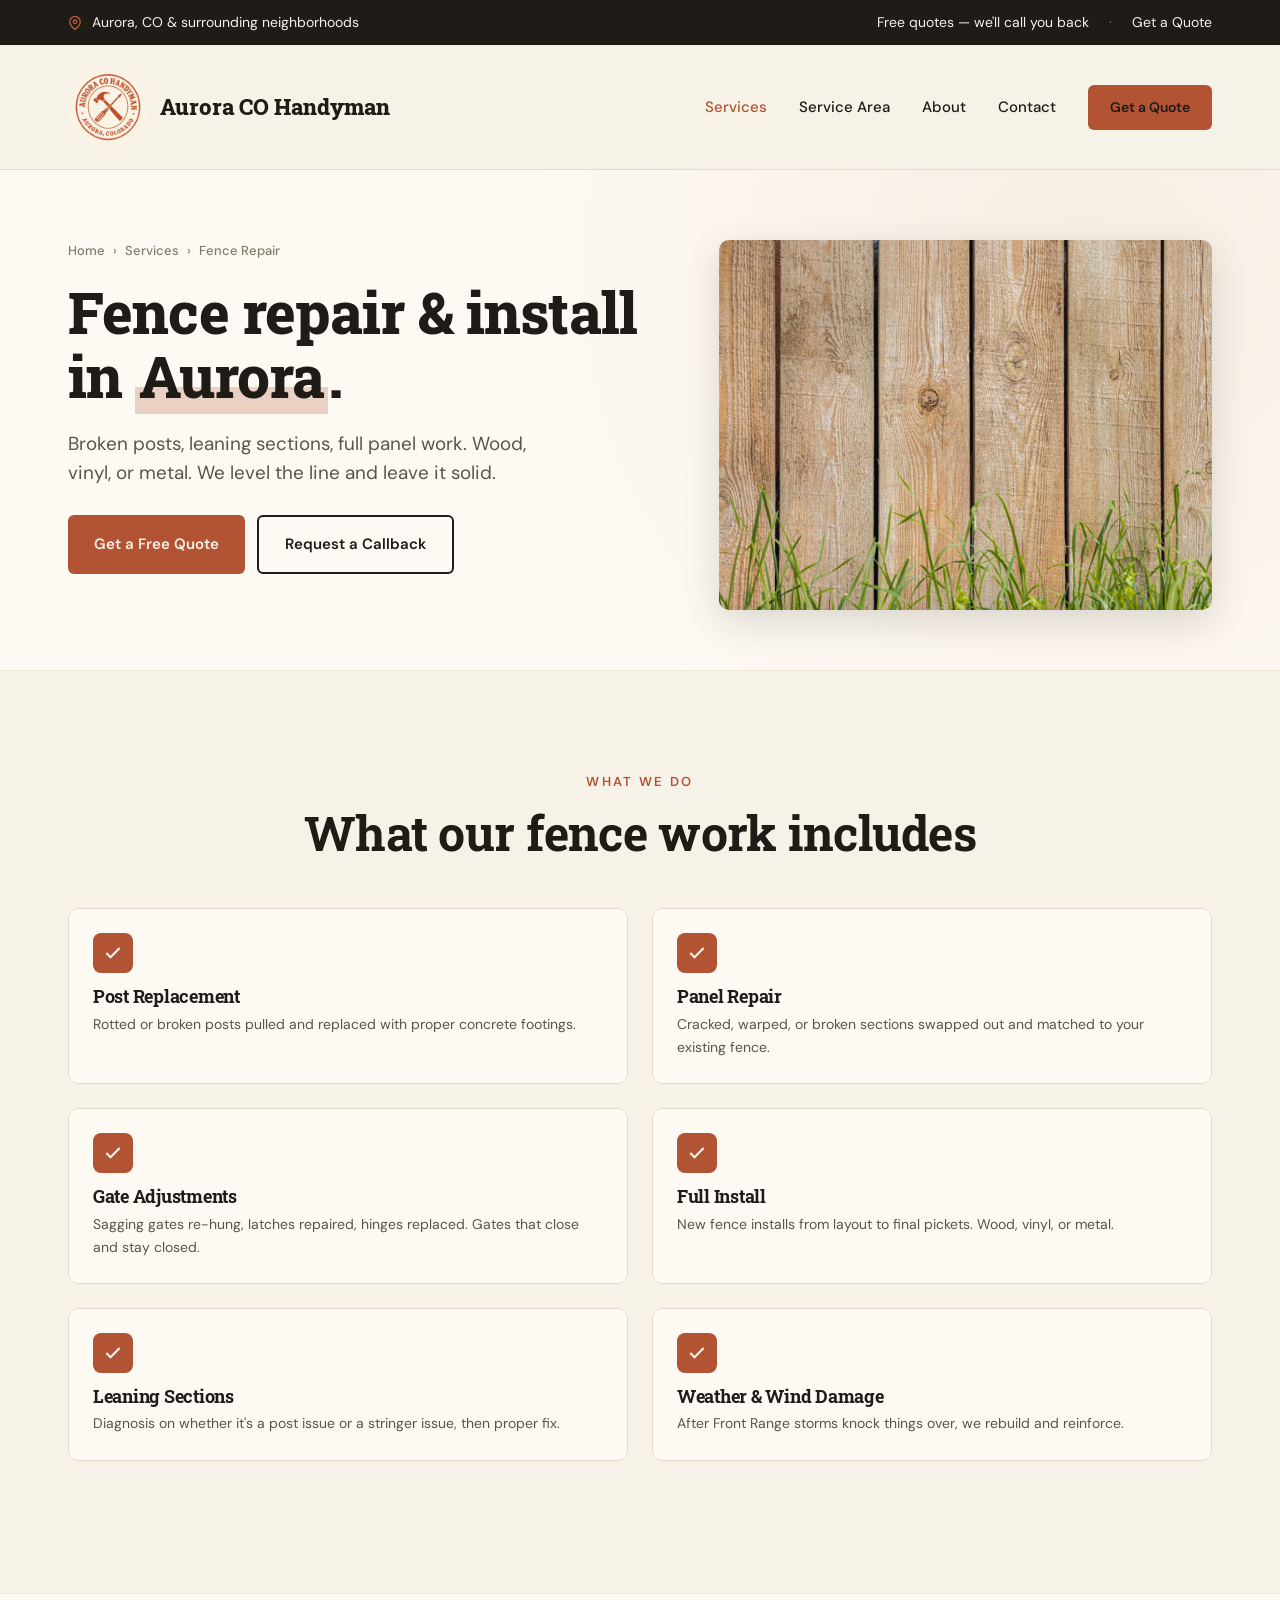
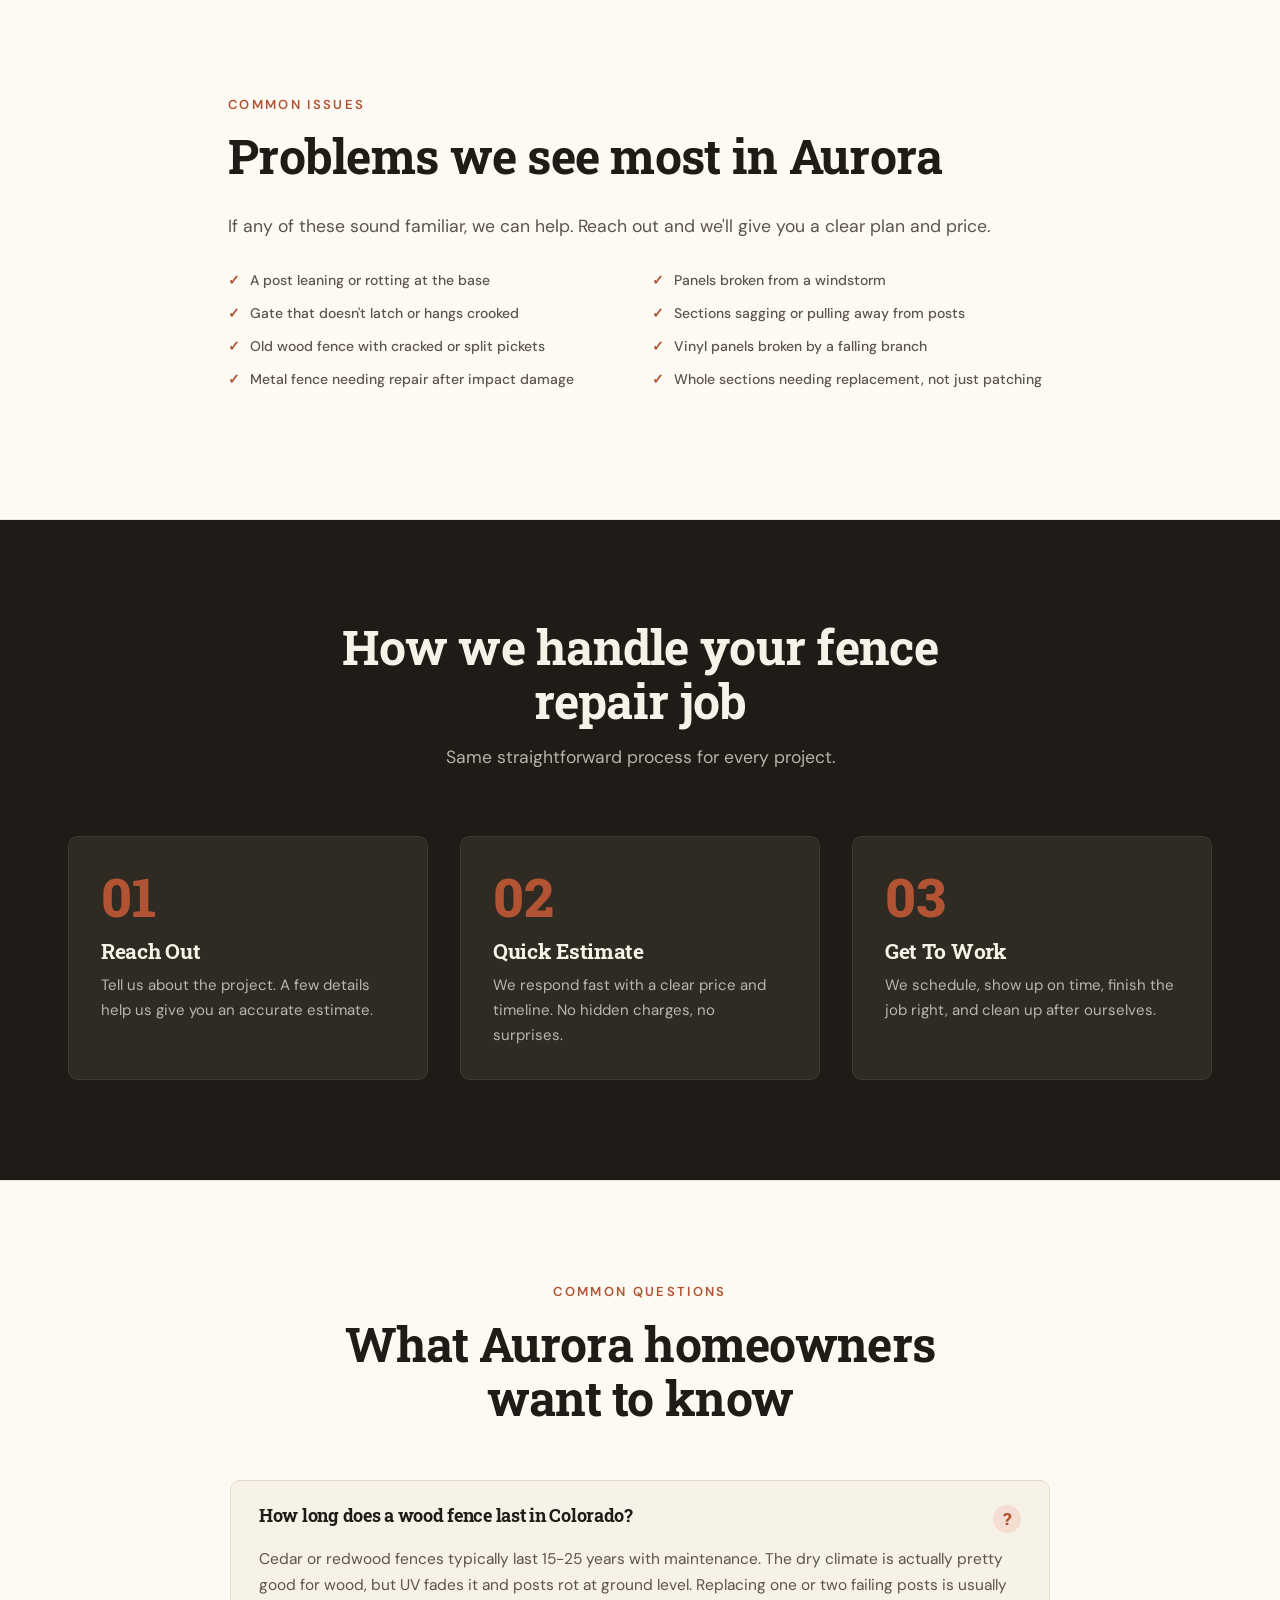
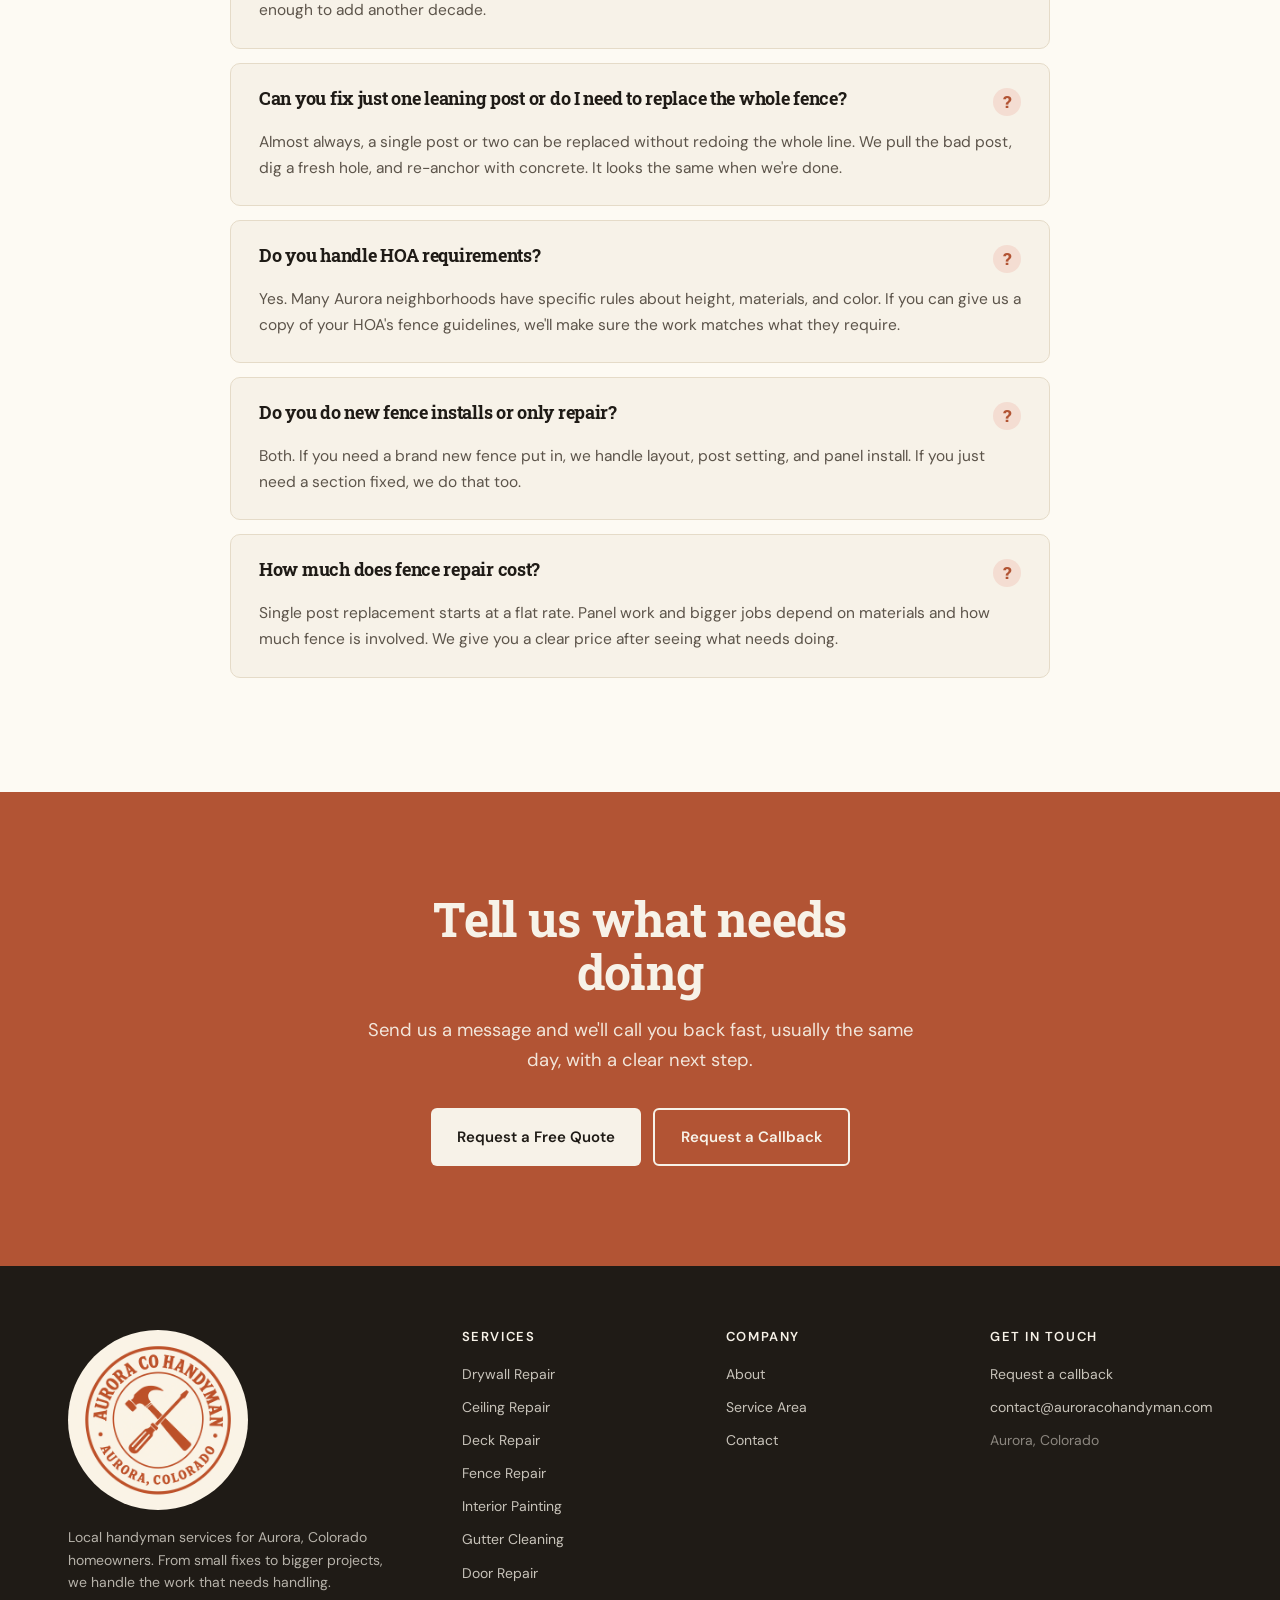
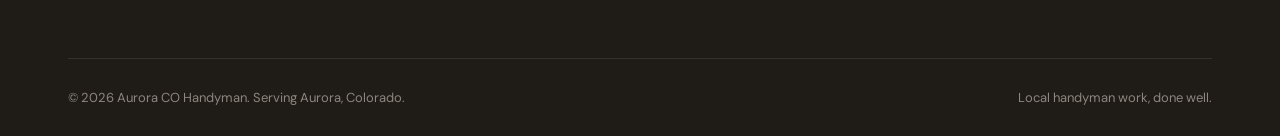
<file: fence-repair/index.html>
<!DOCTYPE html>
<html lang="en">
<head>
  <meta charset="UTF-8">
  <meta name="viewport" content="width=device-width, initial-scale=1.0">
  <title>Fence Repair in Aurora, CO | Aurora CO Handyman</title>
  <meta name="description" content="Local Aurora handyman for fence repair. Post replacement, panel repair, gate adjustments, full install. Wood, vinyl, metal. Free quotes. We'll call you back.">
  <meta name="theme-color" content="#1F1B16">
  <link rel="canonical" href="https://auroracohandyman.com/fence-repair/">

  <meta property="og:type" content="website">
  <meta property="og:title" content="Fence Repair in Aurora, CO | Aurora CO Handyman">
  <meta property="og:description" content="Local Aurora handyman for fence repair. Post replacement, panel repair, gate adjustments, full install. Wood, vinyl, metal. Free quotes. We'll call you back.">
  <meta property="og:url" content="https://auroracohandyman.com/fence-repair/">
  <meta property="og:image" content="https://auroracohandyman.com/assets/img/fence-repair.jpg">
  <meta name="twitter:card" content="summary_large_image">

  <link rel="icon" type="image/png" sizes="32x32" href="/assets/img/favicon-32.png">
  <link rel="icon" type="image/png" sizes="16x16" href="/assets/img/favicon-16.png">
  <link rel="icon" type="image/png" sizes="192x192" href="/assets/img/favicon-192.png">
  <link rel="apple-touch-icon" sizes="180x180" href="/assets/img/apple-touch-icon.png">

  <link rel="preconnect" href="https://fonts.googleapis.com">
  <link rel="preconnect" href="https://fonts.gstatic.com" crossorigin>
  <link href="https://fonts.googleapis.com/css2?family=Roboto+Slab:wght@500;600;700;800&family=DM+Sans:wght@400;500;600;700&display=swap" rel="stylesheet">
  <link rel="stylesheet" href="/assets/css/styles.css?v=20260827">

  <!-- Google tag (gtag.js) -->
  <script async src="https://www.googletagmanager.com/gtag/js?id=G-3KVSY13L0X"></script>
  <script>
    window.dataLayer = window.dataLayer || [];
    function gtag(){dataLayer.push(arguments);}
    gtag('js', new Date());
    gtag('config', 'G-3KVSY13L0X');
  </script>

  <script type="application/ld+json">
  {
    "@context": "https://schema.org",
    "@type": "Service",
    "name": "Fence Repair in Aurora, CO",
    "description": "Local Aurora handyman for fence repair. Post replacement, panel repair, gate adjustments, full install. Wood, vinyl, metal. Free quotes. We'll call you back.",
    "areaServed": {"@type": "City", "name": "Aurora", "containedInPlace": {"@type": "State", "name": "Colorado"}},
    "url": "https://auroracohandyman.com/fence-repair/",
    "provider": {"@type": "Organization", "name": "Aurora CO Handyman", "url": "https://auroracohandyman.com/"}
  }
  </script>
  <script type="application/ld+json">
  {"@context": "https://schema.org", "@type": "FAQPage", "mainEntity": [{"@type": "Question", "name": "How long does a wood fence last in Colorado?", "acceptedAnswer": {"@type": "Answer", "text": "Cedar or redwood fences typically last 15-25 years with maintenance. The dry climate is actually pretty good for wood, but UV fades it and posts rot at ground level. Replacing one or two failing posts is usually enough to add another decade."}},{"@type": "Question", "name": "Can you fix just one leaning post or do I need to replace the whole fence?", "acceptedAnswer": {"@type": "Answer", "text": "Almost always, a single post or two can be replaced without redoing the whole line. We pull the bad post, dig a fresh hole, and re-anchor with concrete. It looks the same when we're done."}},{"@type": "Question", "name": "Do you handle HOA requirements?", "acceptedAnswer": {"@type": "Answer", "text": "Yes. Many Aurora neighborhoods have specific rules about height, materials, and color. If you can give us a copy of your HOA's fence guidelines, we'll make sure the work matches what they require."}},{"@type": "Question", "name": "Do you do new fence installs or only repair?", "acceptedAnswer": {"@type": "Answer", "text": "Both. If you need a brand new fence put in, we handle layout, post setting, and panel install. If you just need a section fixed, we do that too."}},{"@type": "Question", "name": "How much does fence repair cost?", "acceptedAnswer": {"@type": "Answer", "text": "Single post replacement starts at a flat rate. Panel work and bigger jobs depend on materials and how much fence is involved. We give you a clear price after seeing what needs doing."}}]}
  </script>
</head>
<body>

  <div class="topbar">
    <div class="container">
      <span class="left">
        <svg xmlns="http://www.w3.org/2000/svg" viewBox="0 0 24 24" fill="none" stroke="currentColor" stroke-width="2.5"><path d="M21 10c0 7-9 13-9 13s-9-6-9-13a9 9 0 0118 0z"/><circle cx="12" cy="10" r="3"/></svg>
        Aurora, CO &amp; surrounding neighborhoods
      </span>
      <div class="right">
        <span>Free quotes &mdash; we'll call you back</span>
        <span class="divider">·</span>
        <a href="/contact/">Get a Quote</a>
      </div>
    </div>
  </div>

  <header class="site">
    <div class="container">
      <a href="/" class="brand">
        <img src="/assets/img/logo-badge.png" alt="" class="brand-mark" width="80" height="80">
        Aurora CO Handyman
      </a>
      <nav class="primary">
        <a href="/services/" class="active">Services</a>
        <a href="/service-area/">Service Area</a>
        <a href="/about/">About</a>
        <a href="/contact/">Contact</a>
        <a href="/contact/" class="btn btn-primary" style="padding: 11px 22px; font-size: 14px;">Get a Quote</a>
      </nav>
      <button class="mobile-menu-btn" aria-label="Open menu">
        <svg xmlns="http://www.w3.org/2000/svg" viewBox="0 0 24 24" fill="none" stroke="currentColor" stroke-width="2"><line x1="3" y1="6" x2="21" y2="6"/><line x1="3" y1="12" x2="21" y2="12"/><line x1="3" y1="18" x2="21" y2="18"/></svg>
      </button>
    </div>
  </header>
  <section class="page-hero">
    <div class="container">
      <div class="page-hero-grid">
        <div>
          <div class="crumbs"><a href="/">Home</a><span>›</span><a href="/services/">Services</a><span>›</span>Fence Repair</div>
          <h1>Fence repair &amp; install in <span class="underline">Aurora</span>.</h1>
          <p class="lead">Broken posts, leaning sections, full panel work. Wood, vinyl, or metal. We level the line and leave it solid.</p>
          <div class="hero-ctas">
            <a href="/contact/" class="btn btn-primary">Get a Free Quote</a>
            <a href="/contact/" class="btn btn-outline">Request a Callback</a>
          </div>
        </div>
        <div class="page-hero-img"><img src="/assets/img/fence-repair.jpg" alt="Fence Repair work in Aurora, CO"></div>
      </div>
    </div>
  </section>

  <section class="block">
    <div class="container">
      <div class="services-head" style="margin-bottom: 48px;">
        <div class="section-eyebrow">What We Do</div>
        <h2>What our fence work includes</h2>
      </div>
      <div class="detail-list">
        <div class="detail-list-item">
          <div class="ico"><svg xmlns="http://www.w3.org/2000/svg" viewBox="0 0 24 24" fill="none" stroke="currentColor" stroke-width="2.5"><polyline points="20 6 9 17 4 12"/></svg></div>
          <h4>Post Replacement</h4>
          <p>Rotted or broken posts pulled and replaced with proper concrete footings.</p>
        </div>
        <div class="detail-list-item">
          <div class="ico"><svg xmlns="http://www.w3.org/2000/svg" viewBox="0 0 24 24" fill="none" stroke="currentColor" stroke-width="2.5"><polyline points="20 6 9 17 4 12"/></svg></div>
          <h4>Panel Repair</h4>
          <p>Cracked, warped, or broken sections swapped out and matched to your existing fence.</p>
        </div>
        <div class="detail-list-item">
          <div class="ico"><svg xmlns="http://www.w3.org/2000/svg" viewBox="0 0 24 24" fill="none" stroke="currentColor" stroke-width="2.5"><polyline points="20 6 9 17 4 12"/></svg></div>
          <h4>Gate Adjustments</h4>
          <p>Sagging gates re-hung, latches repaired, hinges replaced. Gates that close and stay closed.</p>
        </div>
        <div class="detail-list-item">
          <div class="ico"><svg xmlns="http://www.w3.org/2000/svg" viewBox="0 0 24 24" fill="none" stroke="currentColor" stroke-width="2.5"><polyline points="20 6 9 17 4 12"/></svg></div>
          <h4>Full Install</h4>
          <p>New fence installs from layout to final pickets. Wood, vinyl, or metal.</p>
        </div>
        <div class="detail-list-item">
          <div class="ico"><svg xmlns="http://www.w3.org/2000/svg" viewBox="0 0 24 24" fill="none" stroke="currentColor" stroke-width="2.5"><polyline points="20 6 9 17 4 12"/></svg></div>
          <h4>Leaning Sections</h4>
          <p>Diagnosis on whether it's a post issue or a stringer issue, then proper fix.</p>
        </div>
        <div class="detail-list-item">
          <div class="ico"><svg xmlns="http://www.w3.org/2000/svg" viewBox="0 0 24 24" fill="none" stroke="currentColor" stroke-width="2.5"><polyline points="20 6 9 17 4 12"/></svg></div>
          <h4>Weather &amp; Wind Damage</h4>
          <p>After Front Range storms knock things over, we rebuild and reinforce.</p>
        </div>
      </div>
    </div>
  </section>

  <section class="block alt">
    <div class="container-narrow">
      <div class="section-eyebrow">Common Issues</div>
      <h2>Problems we see most in Aurora</h2>
      <p style="font-size: 1.1rem; margin-bottom: 28px;">If any of these sound familiar, we can help. Reach out and we'll give you a clear plan and price.</p>
      <ul class="service-list" style="grid-template-columns: 1fr 1fr; max-width: 100%; margin-top: 12px;">
          <li>A post leaning or rotting at the base</li>
          <li>Panels broken from a windstorm</li>
          <li>Gate that doesn't latch or hangs crooked</li>
          <li>Sections sagging or pulling away from posts</li>
          <li>Old wood fence with cracked or split pickets</li>
          <li>Vinyl panels broken by a falling branch</li>
          <li>Metal fence needing repair after impact damage</li>
          <li>Whole sections needing replacement, not just patching</li>
      </ul>
    </div>
  </section>

  <section class="process">
    <div class="container">
      <div class="head">
        <h2>How we handle your fence repair job</h2>
        <p class="lead">Same straightforward process for every project.</p>
      </div>
      <div class="process-grid">
        <div class="process-step"><div class="num">01</div><h3>Reach Out</h3><p>Tell us about the project. A few details help us give you an accurate estimate.</p></div>
        <div class="process-step"><div class="num">02</div><h3>Quick Estimate</h3><p>We respond fast with a clear price and timeline. No hidden charges, no surprises.</p></div>
        <div class="process-step"><div class="num">03</div><h3>Get To Work</h3><p>We schedule, show up on time, finish the job right, and clean up after ourselves.</p></div>
      </div>
    </div>
  </section>

  <section class="faq-section">
    <div class="container-narrow">
      <div class="faq-head">
        <div class="section-eyebrow">Common Questions</div>
        <h2>What Aurora homeowners want to know</h2>
      </div>
      <div class="faq-list">
        <div class="faq-item">
          <div class="faq-q">
            <h3>How long does a wood fence last in Colorado?</h3>
            <div class="ico">?</div>
          </div>
          <div class="faq-a"><p>Cedar or redwood fences typically last 15-25 years with maintenance. The dry climate is actually pretty good for wood, but UV fades it and posts rot at ground level. Replacing one or two failing posts is usually enough to add another decade.</p></div>
        </div>
        <div class="faq-item">
          <div class="faq-q">
            <h3>Can you fix just one leaning post or do I need to replace the whole fence?</h3>
            <div class="ico">?</div>
          </div>
          <div class="faq-a"><p>Almost always, a single post or two can be replaced without redoing the whole line. We pull the bad post, dig a fresh hole, and re-anchor with concrete. It looks the same when we're done.</p></div>
        </div>
        <div class="faq-item">
          <div class="faq-q">
            <h3>Do you handle HOA requirements?</h3>
            <div class="ico">?</div>
          </div>
          <div class="faq-a"><p>Yes. Many Aurora neighborhoods have specific rules about height, materials, and color. If you can give us a copy of your HOA's fence guidelines, we'll make sure the work matches what they require.</p></div>
        </div>
        <div class="faq-item">
          <div class="faq-q">
            <h3>Do you do new fence installs or only repair?</h3>
            <div class="ico">?</div>
          </div>
          <div class="faq-a"><p>Both. If you need a brand new fence put in, we handle layout, post setting, and panel install. If you just need a section fixed, we do that too.</p></div>
        </div>
        <div class="faq-item">
          <div class="faq-q">
            <h3>How much does fence repair cost?</h3>
            <div class="ico">?</div>
          </div>
          <div class="faq-a"><p>Single post replacement starts at a flat rate. Panel work and bigger jobs depend on materials and how much fence is involved. We give you a clear price after seeing what needs doing.</p></div>
        </div>
      </div>
    </div>
  </section>

  <section class="cta">
    <div class="container">
      <h2>Tell us what needs doing</h2>
      <p>Send us a message and we'll call you back fast, usually the same day, with a clear next step.</p>
      <div class="cta-actions">
        <a href="/contact/" class="btn btn-cream">Request a Free Quote</a>
        <a href="/contact/" class="btn btn-outline" style="border-color: var(--cream); color: var(--cream);">Request a Callback</a>
      </div>
    </div>
  </section>

  <footer>
    <div class="container">
      <div class="footer-grid">
        <div class="footer-brand">
          <img src="/assets/img/logo-badge.png" alt="Aurora CO Handyman badge logo" class="footer-logo" width="180" height="180">
          <p>Local handyman services for Aurora, Colorado homeowners. From small fixes to bigger projects, we handle the work that needs handling.</p>
        </div>
        <div>
          <h4>Services</h4>
          <ul>
            <li><a href="/drywall-repair/">Drywall Repair</a></li>
            <li><a href="/ceiling-repair/">Ceiling Repair</a></li>
            <li><a href="/deck-repair/">Deck Repair</a></li>
            <li><a href="/fence-repair/">Fence Repair</a></li>
            <li><a href="/interior-painting/">Interior Painting</a></li>
            <li><a href="/gutter-cleaning/">Gutter Cleaning</a></li>
            <li><a href="/door-repair/">Door Repair</a></li>
          </ul>
        </div>
        <div>
          <h4>Company</h4>
          <ul>
            <li><a href="/about/">About</a></li>
            <li><a href="/service-area/">Service Area</a></li>
            <li><a href="/contact/">Contact</a></li>
          </ul>
        </div>
        <div>
          <h4>Get in Touch</h4>
          <ul>
            <li><a href="/contact/">Request a callback</a></li>
            <li><a href="mailto:contact@auroracohandyman.com">contact@auroracohandyman.com</a></li>
            <li style="margin-top: 8px; color: rgba(247, 242, 232, 0.5);">Aurora, Colorado</li>
          </ul>
        </div>
      </div>
      <div class="footer-bottom">
        <span>&copy; 2026 Aurora CO Handyman. Serving Aurora, Colorado.</span>
        <span>Local handyman work, done well.</span>
      </div>
    </div>
  </footer>

  <script src="/assets/js/analytics-v1.js"></script>
</body>
</html>
</file>
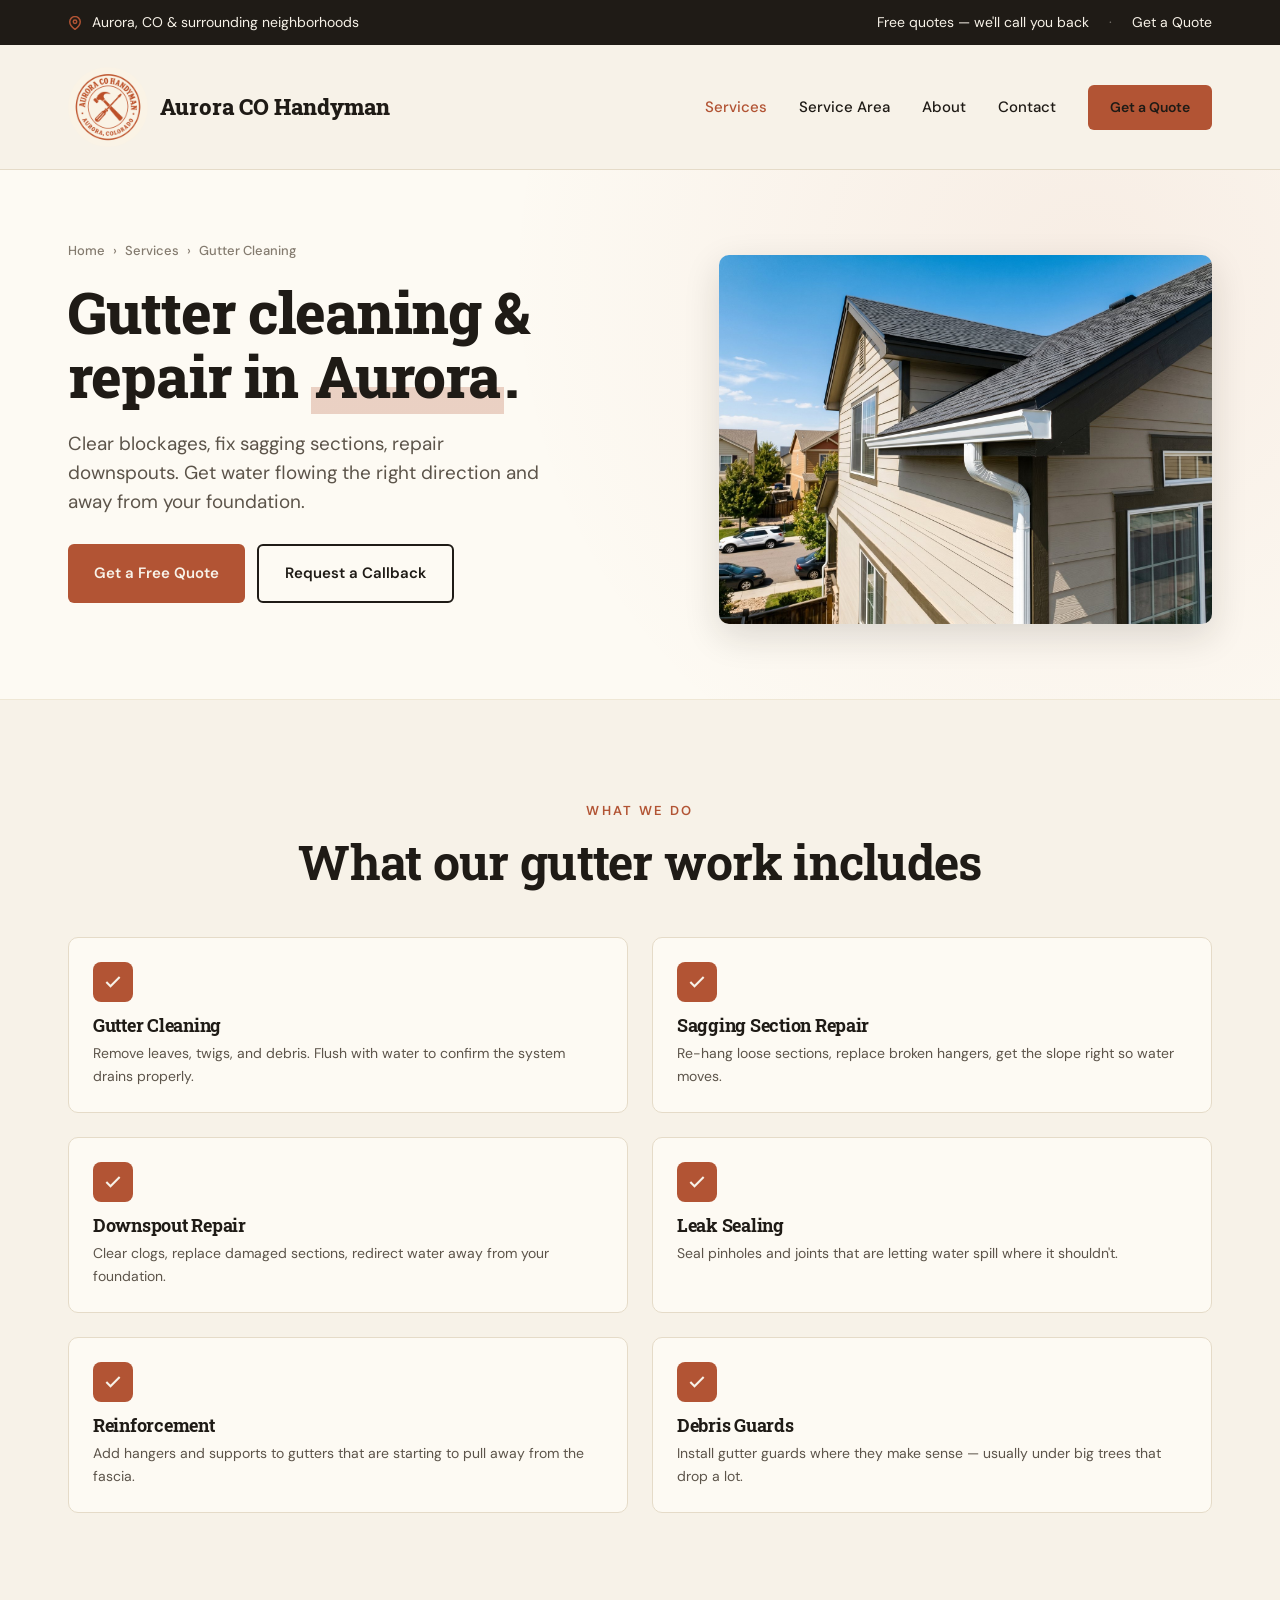
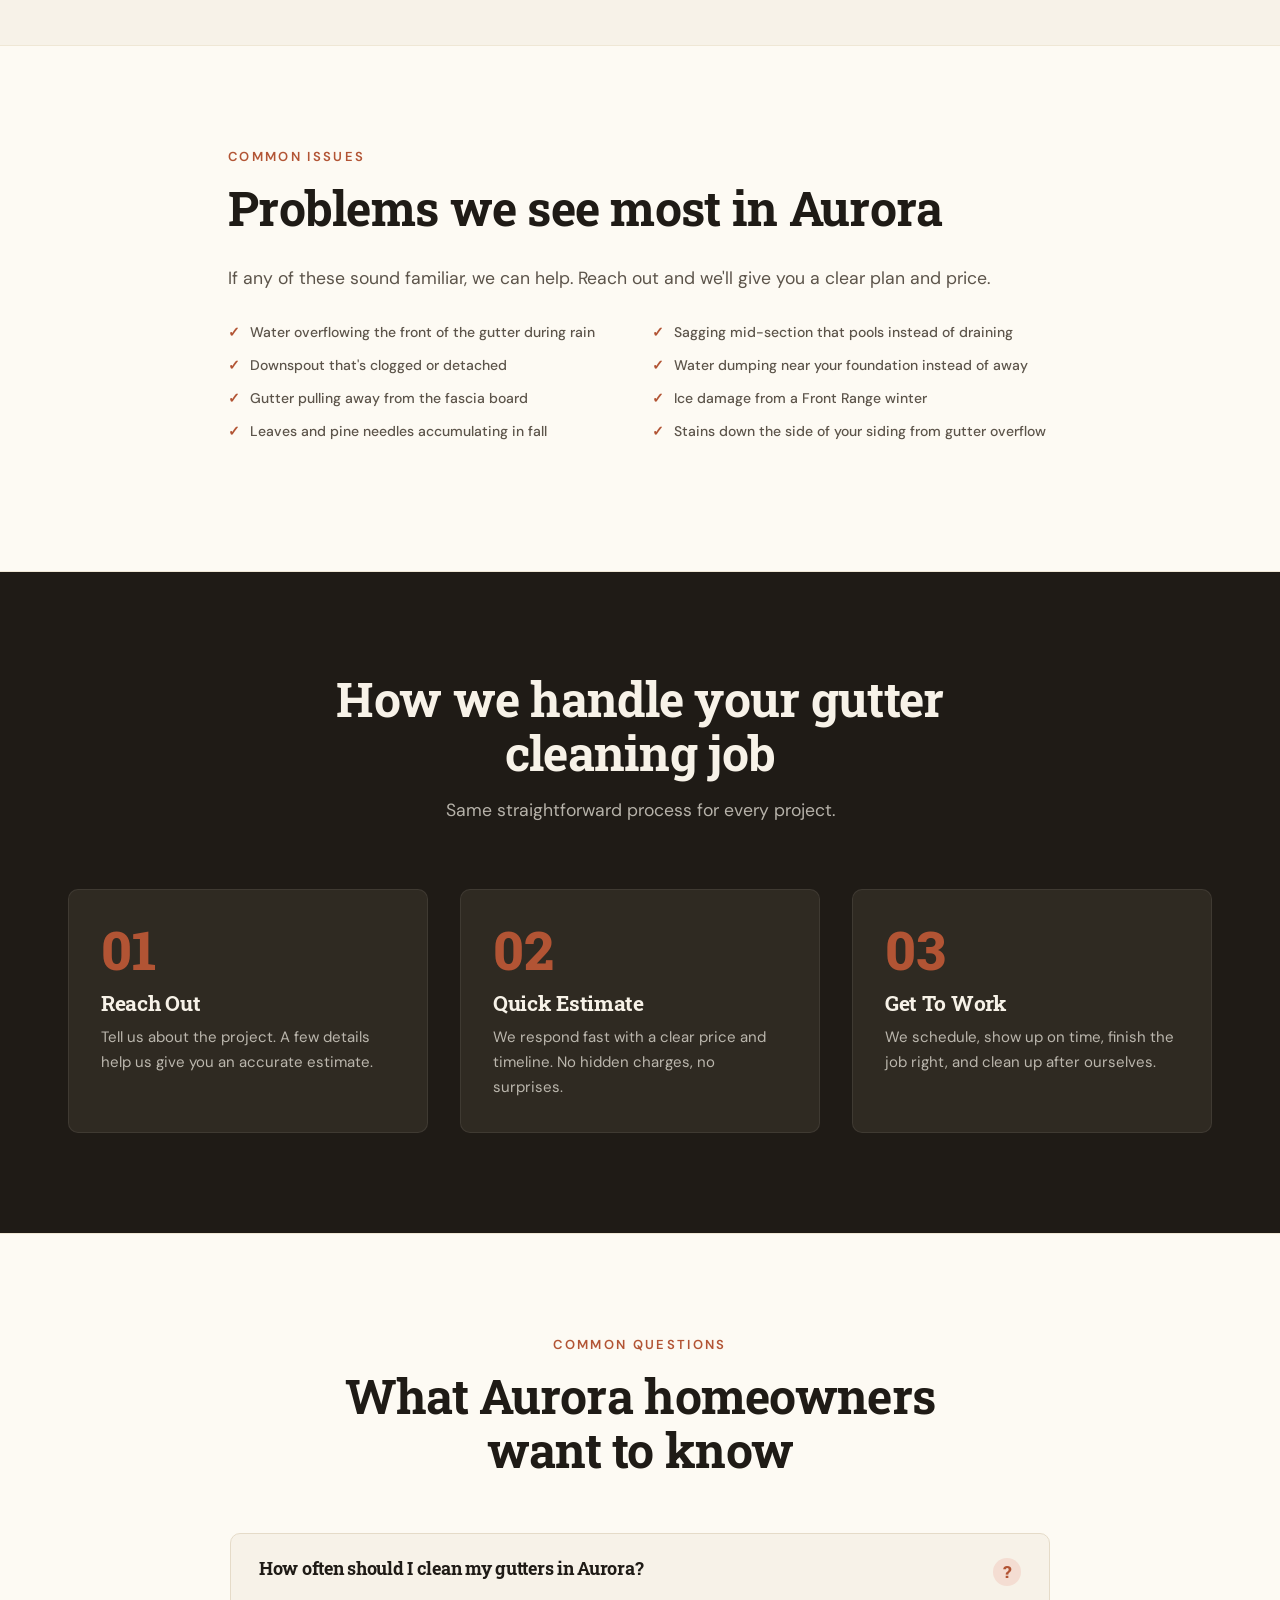
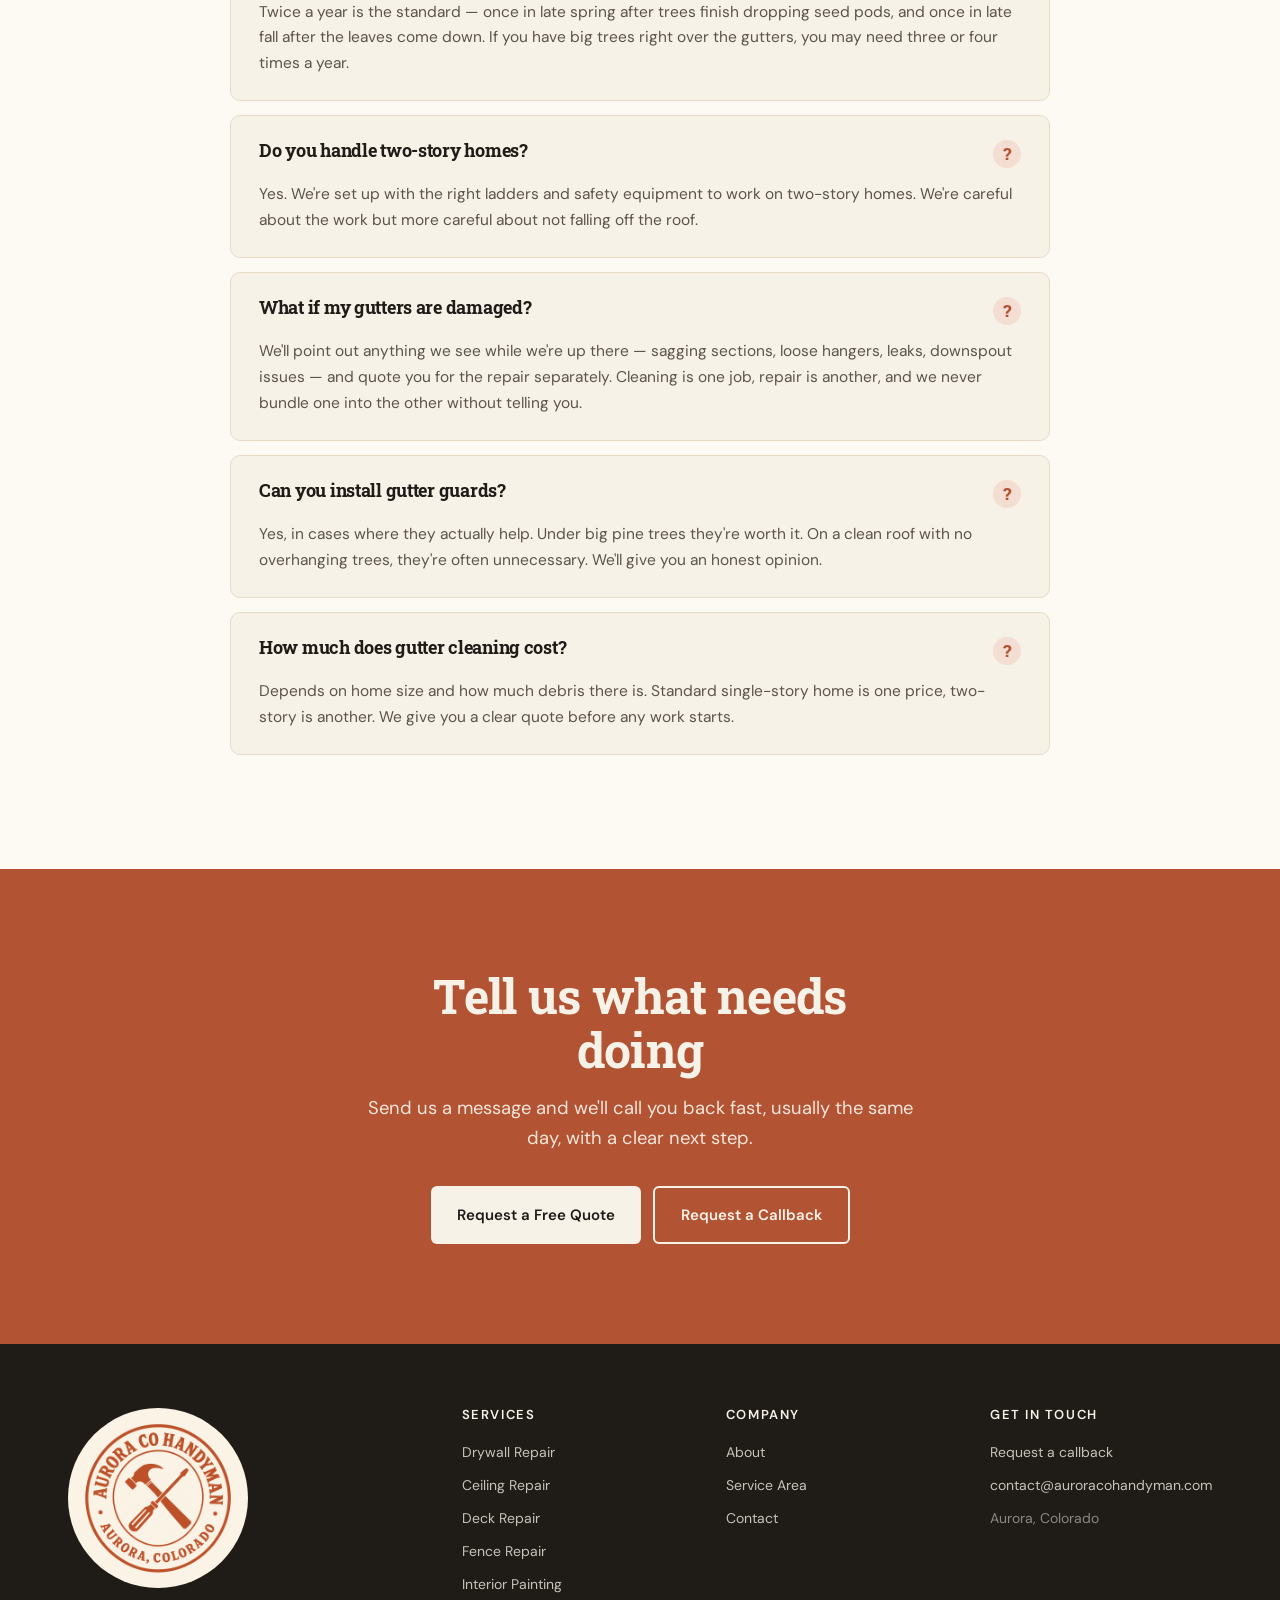
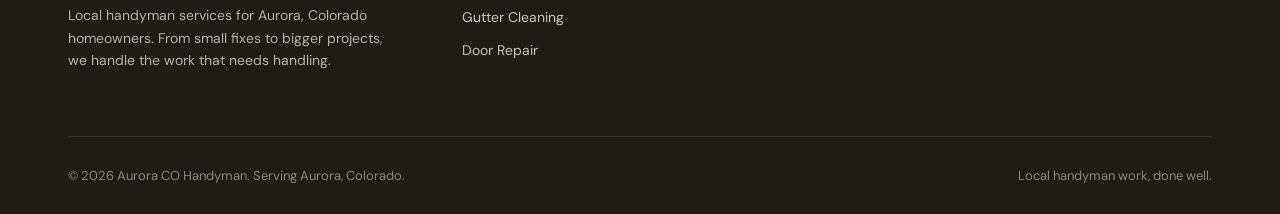
<file: gutter-cleaning/index.html>
<!DOCTYPE html>
<html lang="en">
<head>
  <meta charset="UTF-8">
  <meta name="viewport" content="width=device-width, initial-scale=1.0">
  <title>Gutter Cleaning in Aurora, CO | Aurora CO Handyman</title>
  <meta name="description" content="Local Aurora handyman for gutter cleaning. Cleaning, repair, downspouts, reinforcement. Free quotes. We'll call you back.">
  <meta name="theme-color" content="#1F1B16">
  <link rel="canonical" href="https://auroracohandyman.com/gutter-cleaning/">

  <meta property="og:type" content="website">
  <meta property="og:title" content="Gutter Cleaning in Aurora, CO | Aurora CO Handyman">
  <meta property="og:description" content="Local Aurora handyman for gutter cleaning. Cleaning, repair, downspouts, reinforcement. Free quotes. We'll call you back.">
  <meta property="og:url" content="https://auroracohandyman.com/gutter-cleaning/">
  <meta property="og:image" content="https://auroracohandyman.com/assets/img/gutter-cleaning.jpg">
  <meta name="twitter:card" content="summary_large_image">

  <link rel="icon" type="image/png" sizes="32x32" href="/assets/img/favicon-32.png">
  <link rel="icon" type="image/png" sizes="16x16" href="/assets/img/favicon-16.png">
  <link rel="icon" type="image/png" sizes="192x192" href="/assets/img/favicon-192.png">
  <link rel="apple-touch-icon" sizes="180x180" href="/assets/img/apple-touch-icon.png">

  <link rel="preconnect" href="https://fonts.googleapis.com">
  <link rel="preconnect" href="https://fonts.gstatic.com" crossorigin>
  <link href="https://fonts.googleapis.com/css2?family=Roboto+Slab:wght@500;600;700;800&family=DM+Sans:wght@400;500;600;700&display=swap" rel="stylesheet">
  <link rel="stylesheet" href="/assets/css/styles.css?v=20260827">

  <!-- Google tag (gtag.js) -->
  <script async src="https://www.googletagmanager.com/gtag/js?id=G-3KVSY13L0X"></script>
  <script>
    window.dataLayer = window.dataLayer || [];
    function gtag(){dataLayer.push(arguments);}
    gtag('js', new Date());
    gtag('config', 'G-3KVSY13L0X');
  </script>

  <script type="application/ld+json">
  {
    "@context": "https://schema.org",
    "@type": "Service",
    "name": "Gutter Cleaning in Aurora, CO",
    "description": "Local Aurora handyman for gutter cleaning. Cleaning, repair, downspouts, reinforcement. Free quotes. We'll call you back.",
    "areaServed": {"@type": "City", "name": "Aurora", "containedInPlace": {"@type": "State", "name": "Colorado"}},
    "url": "https://auroracohandyman.com/gutter-cleaning/",
    "provider": {"@type": "Organization", "name": "Aurora CO Handyman", "url": "https://auroracohandyman.com/"}
  }
  </script>
  <script type="application/ld+json">
  {"@context": "https://schema.org", "@type": "FAQPage", "mainEntity": [{"@type": "Question", "name": "How often should I clean my gutters in Aurora?", "acceptedAnswer": {"@type": "Answer", "text": "Twice a year is the standard — once in late spring after trees finish dropping seed pods, and once in late fall after the leaves come down. If you have big trees right over the gutters, you may need three or four times a year."}},{"@type": "Question", "name": "Do you handle two-story homes?", "acceptedAnswer": {"@type": "Answer", "text": "Yes. We're set up with the right ladders and safety equipment to work on two-story homes. We're careful about the work but more careful about not falling off the roof."}},{"@type": "Question", "name": "What if my gutters are damaged?", "acceptedAnswer": {"@type": "Answer", "text": "We'll point out anything we see while we're up there — sagging sections, loose hangers, leaks, downspout issues — and quote you for the repair separately. Cleaning is one job, repair is another, and we never bundle one into the other without telling you."}},{"@type": "Question", "name": "Can you install gutter guards?", "acceptedAnswer": {"@type": "Answer", "text": "Yes, in cases where they actually help. Under big pine trees they're worth it. On a clean roof with no overhanging trees, they're often unnecessary. We'll give you an honest opinion."}},{"@type": "Question", "name": "How much does gutter cleaning cost?", "acceptedAnswer": {"@type": "Answer", "text": "Depends on home size and how much debris there is. Standard single-story home is one price, two-story is another. We give you a clear quote before any work starts."}}]}
  </script>
</head>
<body>

  <div class="topbar">
    <div class="container">
      <span class="left">
        <svg xmlns="http://www.w3.org/2000/svg" viewBox="0 0 24 24" fill="none" stroke="currentColor" stroke-width="2.5"><path d="M21 10c0 7-9 13-9 13s-9-6-9-13a9 9 0 0118 0z"/><circle cx="12" cy="10" r="3"/></svg>
        Aurora, CO &amp; surrounding neighborhoods
      </span>
      <div class="right">
        <span>Free quotes &mdash; we'll call you back</span>
        <span class="divider">·</span>
        <a href="/contact/">Get a Quote</a>
      </div>
    </div>
  </div>

  <header class="site">
    <div class="container">
      <a href="/" class="brand">
        <img src="/assets/img/logo-badge.png" alt="" class="brand-mark" width="80" height="80">
        Aurora CO Handyman
      </a>
      <nav class="primary">
        <a href="/services/" class="active">Services</a>
        <a href="/service-area/">Service Area</a>
        <a href="/about/">About</a>
        <a href="/contact/">Contact</a>
        <a href="/contact/" class="btn btn-primary" style="padding: 11px 22px; font-size: 14px;">Get a Quote</a>
      </nav>
      <button class="mobile-menu-btn" aria-label="Open menu">
        <svg xmlns="http://www.w3.org/2000/svg" viewBox="0 0 24 24" fill="none" stroke="currentColor" stroke-width="2"><line x1="3" y1="6" x2="21" y2="6"/><line x1="3" y1="12" x2="21" y2="12"/><line x1="3" y1="18" x2="21" y2="18"/></svg>
      </button>
    </div>
  </header>
  <section class="page-hero">
    <div class="container">
      <div class="page-hero-grid">
        <div>
          <div class="crumbs"><a href="/">Home</a><span>›</span><a href="/services/">Services</a><span>›</span>Gutter Cleaning</div>
          <h1>Gutter cleaning &amp; repair in <span class="underline">Aurora</span>.</h1>
          <p class="lead">Clear blockages, fix sagging sections, repair downspouts. Get water flowing the right direction and away from your foundation.</p>
          <div class="hero-ctas">
            <a href="/contact/" class="btn btn-primary">Get a Free Quote</a>
            <a href="/contact/" class="btn btn-outline">Request a Callback</a>
          </div>
        </div>
        <div class="page-hero-img"><img src="/assets/img/gutter-cleaning.jpg" alt="Gutter Cleaning work in Aurora, CO"></div>
      </div>
    </div>
  </section>

  <section class="block">
    <div class="container">
      <div class="services-head" style="margin-bottom: 48px;">
        <div class="section-eyebrow">What We Do</div>
        <h2>What our gutter work includes</h2>
      </div>
      <div class="detail-list">
        <div class="detail-list-item">
          <div class="ico"><svg xmlns="http://www.w3.org/2000/svg" viewBox="0 0 24 24" fill="none" stroke="currentColor" stroke-width="2.5"><polyline points="20 6 9 17 4 12"/></svg></div>
          <h4>Gutter Cleaning</h4>
          <p>Remove leaves, twigs, and debris. Flush with water to confirm the system drains properly.</p>
        </div>
        <div class="detail-list-item">
          <div class="ico"><svg xmlns="http://www.w3.org/2000/svg" viewBox="0 0 24 24" fill="none" stroke="currentColor" stroke-width="2.5"><polyline points="20 6 9 17 4 12"/></svg></div>
          <h4>Sagging Section Repair</h4>
          <p>Re-hang loose sections, replace broken hangers, get the slope right so water moves.</p>
        </div>
        <div class="detail-list-item">
          <div class="ico"><svg xmlns="http://www.w3.org/2000/svg" viewBox="0 0 24 24" fill="none" stroke="currentColor" stroke-width="2.5"><polyline points="20 6 9 17 4 12"/></svg></div>
          <h4>Downspout Repair</h4>
          <p>Clear clogs, replace damaged sections, redirect water away from your foundation.</p>
        </div>
        <div class="detail-list-item">
          <div class="ico"><svg xmlns="http://www.w3.org/2000/svg" viewBox="0 0 24 24" fill="none" stroke="currentColor" stroke-width="2.5"><polyline points="20 6 9 17 4 12"/></svg></div>
          <h4>Leak Sealing</h4>
          <p>Seal pinholes and joints that are letting water spill where it shouldn't.</p>
        </div>
        <div class="detail-list-item">
          <div class="ico"><svg xmlns="http://www.w3.org/2000/svg" viewBox="0 0 24 24" fill="none" stroke="currentColor" stroke-width="2.5"><polyline points="20 6 9 17 4 12"/></svg></div>
          <h4>Reinforcement</h4>
          <p>Add hangers and supports to gutters that are starting to pull away from the fascia.</p>
        </div>
        <div class="detail-list-item">
          <div class="ico"><svg xmlns="http://www.w3.org/2000/svg" viewBox="0 0 24 24" fill="none" stroke="currentColor" stroke-width="2.5"><polyline points="20 6 9 17 4 12"/></svg></div>
          <h4>Debris Guards</h4>
          <p>Install gutter guards where they make sense — usually under big trees that drop a lot.</p>
        </div>
      </div>
    </div>
  </section>

  <section class="block alt">
    <div class="container-narrow">
      <div class="section-eyebrow">Common Issues</div>
      <h2>Problems we see most in Aurora</h2>
      <p style="font-size: 1.1rem; margin-bottom: 28px;">If any of these sound familiar, we can help. Reach out and we'll give you a clear plan and price.</p>
      <ul class="service-list" style="grid-template-columns: 1fr 1fr; max-width: 100%; margin-top: 12px;">
          <li>Water overflowing the front of the gutter during rain</li>
          <li>Sagging mid-section that pools instead of draining</li>
          <li>Downspout that's clogged or detached</li>
          <li>Water dumping near your foundation instead of away</li>
          <li>Gutter pulling away from the fascia board</li>
          <li>Ice damage from a Front Range winter</li>
          <li>Leaves and pine needles accumulating in fall</li>
          <li>Stains down the side of your siding from gutter overflow</li>
      </ul>
    </div>
  </section>

  <section class="process">
    <div class="container">
      <div class="head">
        <h2>How we handle your gutter cleaning job</h2>
        <p class="lead">Same straightforward process for every project.</p>
      </div>
      <div class="process-grid">
        <div class="process-step"><div class="num">01</div><h3>Reach Out</h3><p>Tell us about the project. A few details help us give you an accurate estimate.</p></div>
        <div class="process-step"><div class="num">02</div><h3>Quick Estimate</h3><p>We respond fast with a clear price and timeline. No hidden charges, no surprises.</p></div>
        <div class="process-step"><div class="num">03</div><h3>Get To Work</h3><p>We schedule, show up on time, finish the job right, and clean up after ourselves.</p></div>
      </div>
    </div>
  </section>

  <section class="faq-section">
    <div class="container-narrow">
      <div class="faq-head">
        <div class="section-eyebrow">Common Questions</div>
        <h2>What Aurora homeowners want to know</h2>
      </div>
      <div class="faq-list">
        <div class="faq-item">
          <div class="faq-q">
            <h3>How often should I clean my gutters in Aurora?</h3>
            <div class="ico">?</div>
          </div>
          <div class="faq-a"><p>Twice a year is the standard — once in late spring after trees finish dropping seed pods, and once in late fall after the leaves come down. If you have big trees right over the gutters, you may need three or four times a year.</p></div>
        </div>
        <div class="faq-item">
          <div class="faq-q">
            <h3>Do you handle two-story homes?</h3>
            <div class="ico">?</div>
          </div>
          <div class="faq-a"><p>Yes. We're set up with the right ladders and safety equipment to work on two-story homes. We're careful about the work but more careful about not falling off the roof.</p></div>
        </div>
        <div class="faq-item">
          <div class="faq-q">
            <h3>What if my gutters are damaged?</h3>
            <div class="ico">?</div>
          </div>
          <div class="faq-a"><p>We'll point out anything we see while we're up there — sagging sections, loose hangers, leaks, downspout issues — and quote you for the repair separately. Cleaning is one job, repair is another, and we never bundle one into the other without telling you.</p></div>
        </div>
        <div class="faq-item">
          <div class="faq-q">
            <h3>Can you install gutter guards?</h3>
            <div class="ico">?</div>
          </div>
          <div class="faq-a"><p>Yes, in cases where they actually help. Under big pine trees they're worth it. On a clean roof with no overhanging trees, they're often unnecessary. We'll give you an honest opinion.</p></div>
        </div>
        <div class="faq-item">
          <div class="faq-q">
            <h3>How much does gutter cleaning cost?</h3>
            <div class="ico">?</div>
          </div>
          <div class="faq-a"><p>Depends on home size and how much debris there is. Standard single-story home is one price, two-story is another. We give you a clear quote before any work starts.</p></div>
        </div>
      </div>
    </div>
  </section>

  <section class="cta">
    <div class="container">
      <h2>Tell us what needs doing</h2>
      <p>Send us a message and we'll call you back fast, usually the same day, with a clear next step.</p>
      <div class="cta-actions">
        <a href="/contact/" class="btn btn-cream">Request a Free Quote</a>
        <a href="/contact/" class="btn btn-outline" style="border-color: var(--cream); color: var(--cream);">Request a Callback</a>
      </div>
    </div>
  </section>

  <footer>
    <div class="container">
      <div class="footer-grid">
        <div class="footer-brand">
          <img src="/assets/img/logo-badge.png" alt="Aurora CO Handyman badge logo" class="footer-logo" width="180" height="180">
          <p>Local handyman services for Aurora, Colorado homeowners. From small fixes to bigger projects, we handle the work that needs handling.</p>
        </div>
        <div>
          <h4>Services</h4>
          <ul>
            <li><a href="/drywall-repair/">Drywall Repair</a></li>
            <li><a href="/ceiling-repair/">Ceiling Repair</a></li>
            <li><a href="/deck-repair/">Deck Repair</a></li>
            <li><a href="/fence-repair/">Fence Repair</a></li>
            <li><a href="/interior-painting/">Interior Painting</a></li>
            <li><a href="/gutter-cleaning/">Gutter Cleaning</a></li>
            <li><a href="/door-repair/">Door Repair</a></li>
          </ul>
        </div>
        <div>
          <h4>Company</h4>
          <ul>
            <li><a href="/about/">About</a></li>
            <li><a href="/service-area/">Service Area</a></li>
            <li><a href="/contact/">Contact</a></li>
          </ul>
        </div>
        <div>
          <h4>Get in Touch</h4>
          <ul>
            <li><a href="/contact/">Request a callback</a></li>
            <li><a href="mailto:contact@auroracohandyman.com">contact@auroracohandyman.com</a></li>
            <li style="margin-top: 8px; color: rgba(247, 242, 232, 0.5);">Aurora, Colorado</li>
          </ul>
        </div>
      </div>
      <div class="footer-bottom">
        <span>&copy; 2026 Aurora CO Handyman. Serving Aurora, Colorado.</span>
        <span>Local handyman work, done well.</span>
      </div>
    </div>
  </footer>

  <script src="/assets/js/analytics-v1.js"></script>
</body>
</html>
</file>
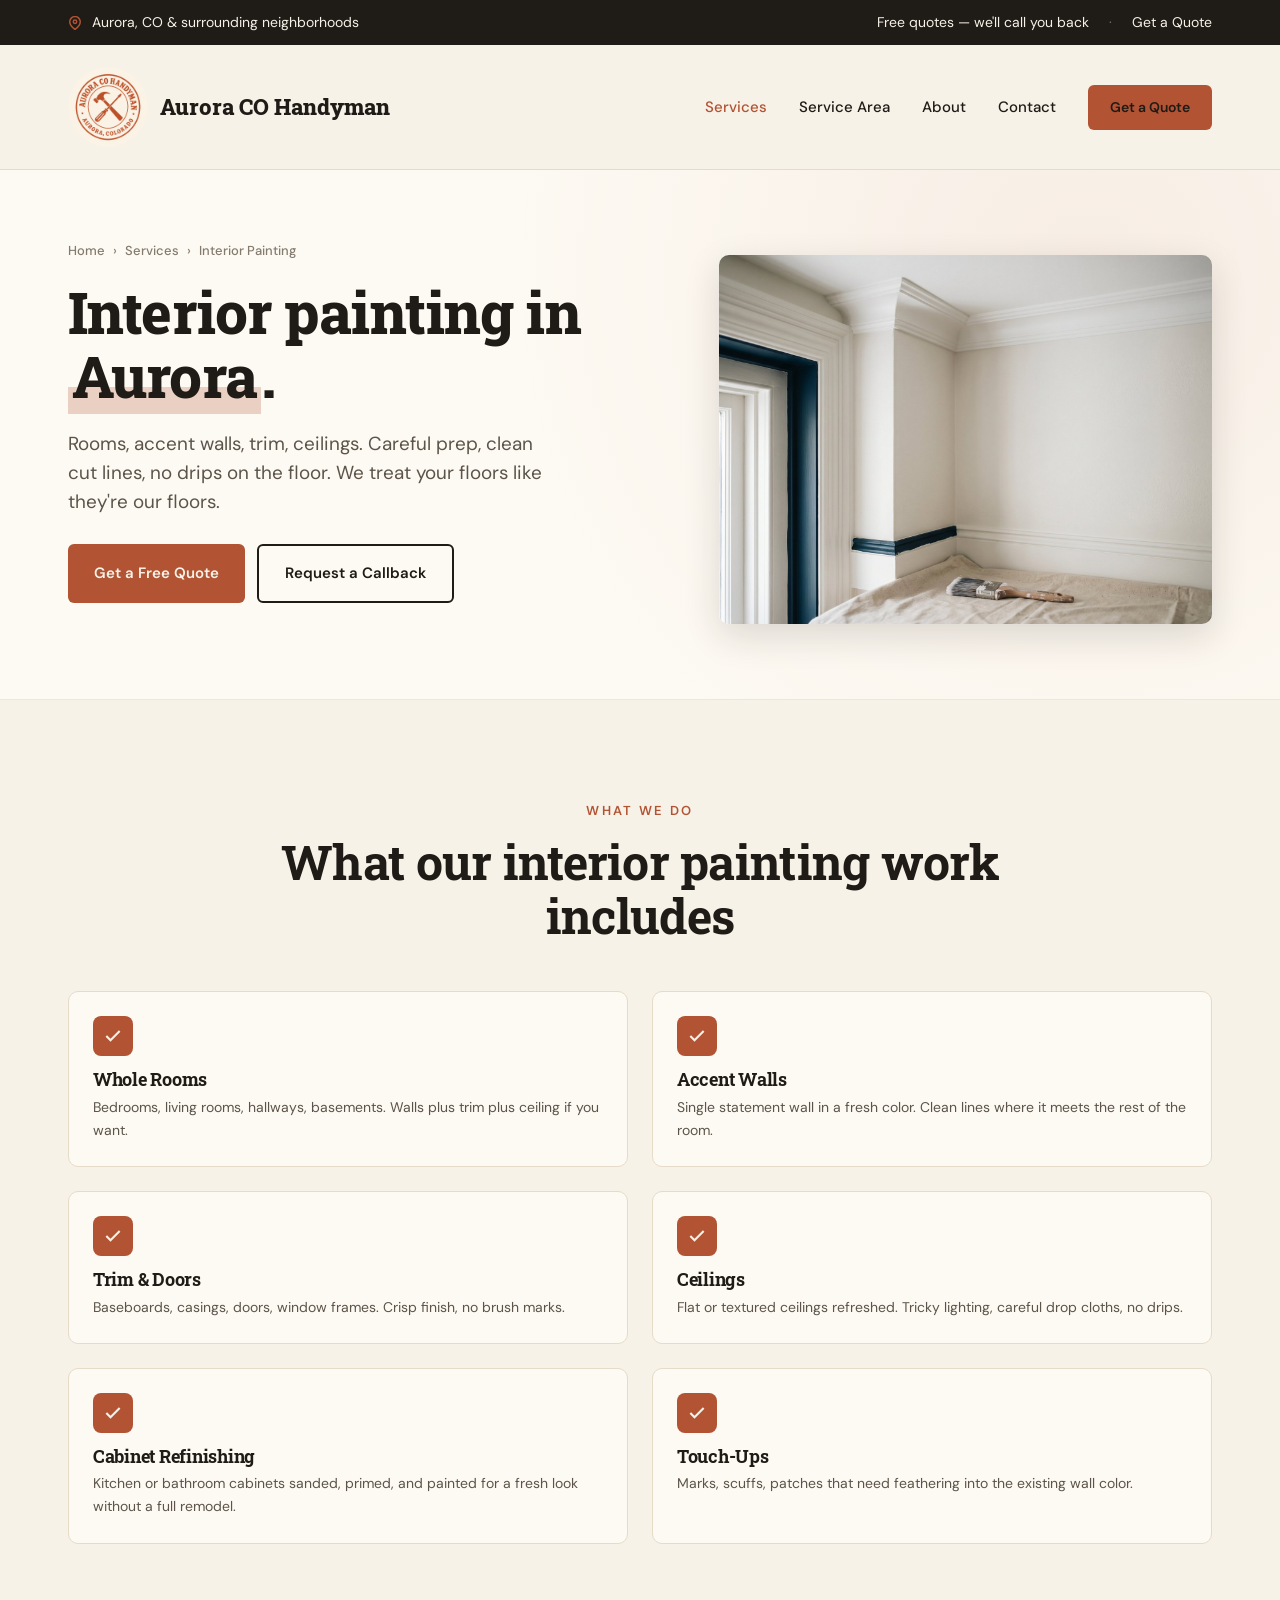
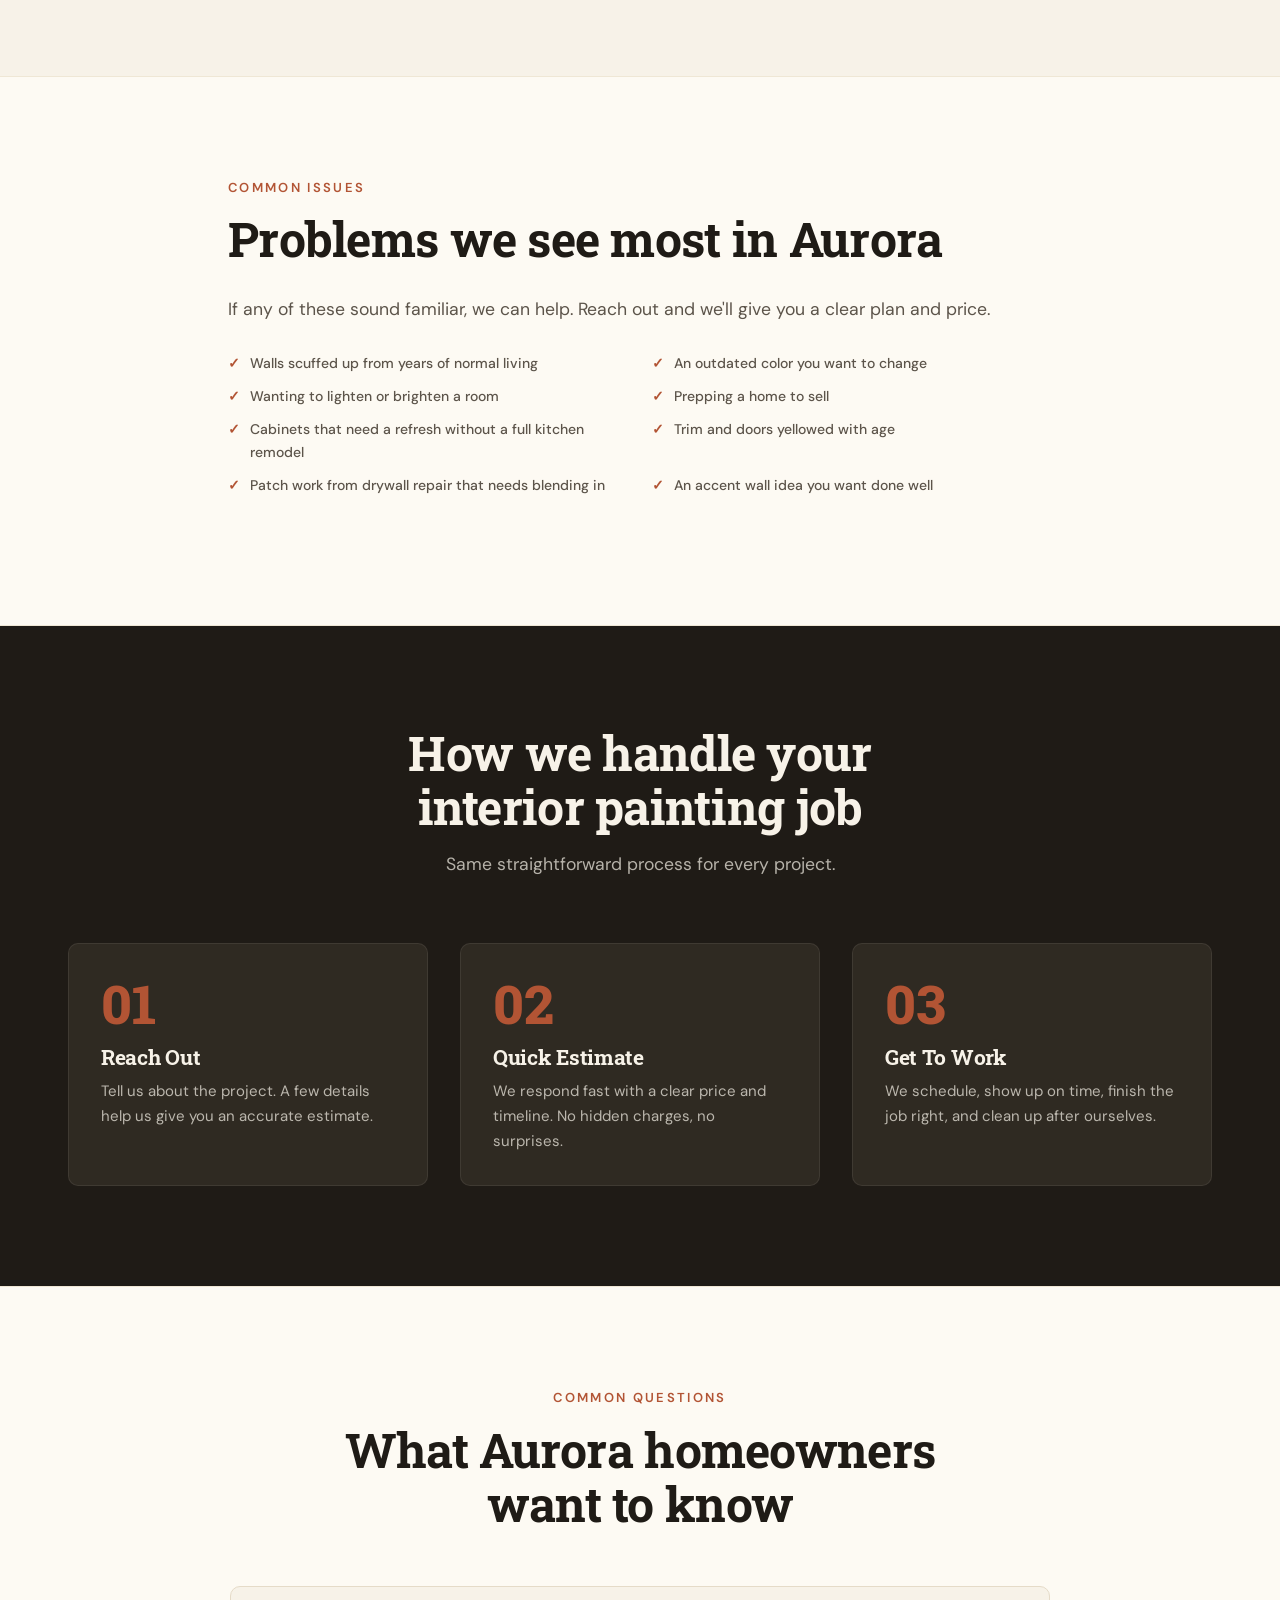
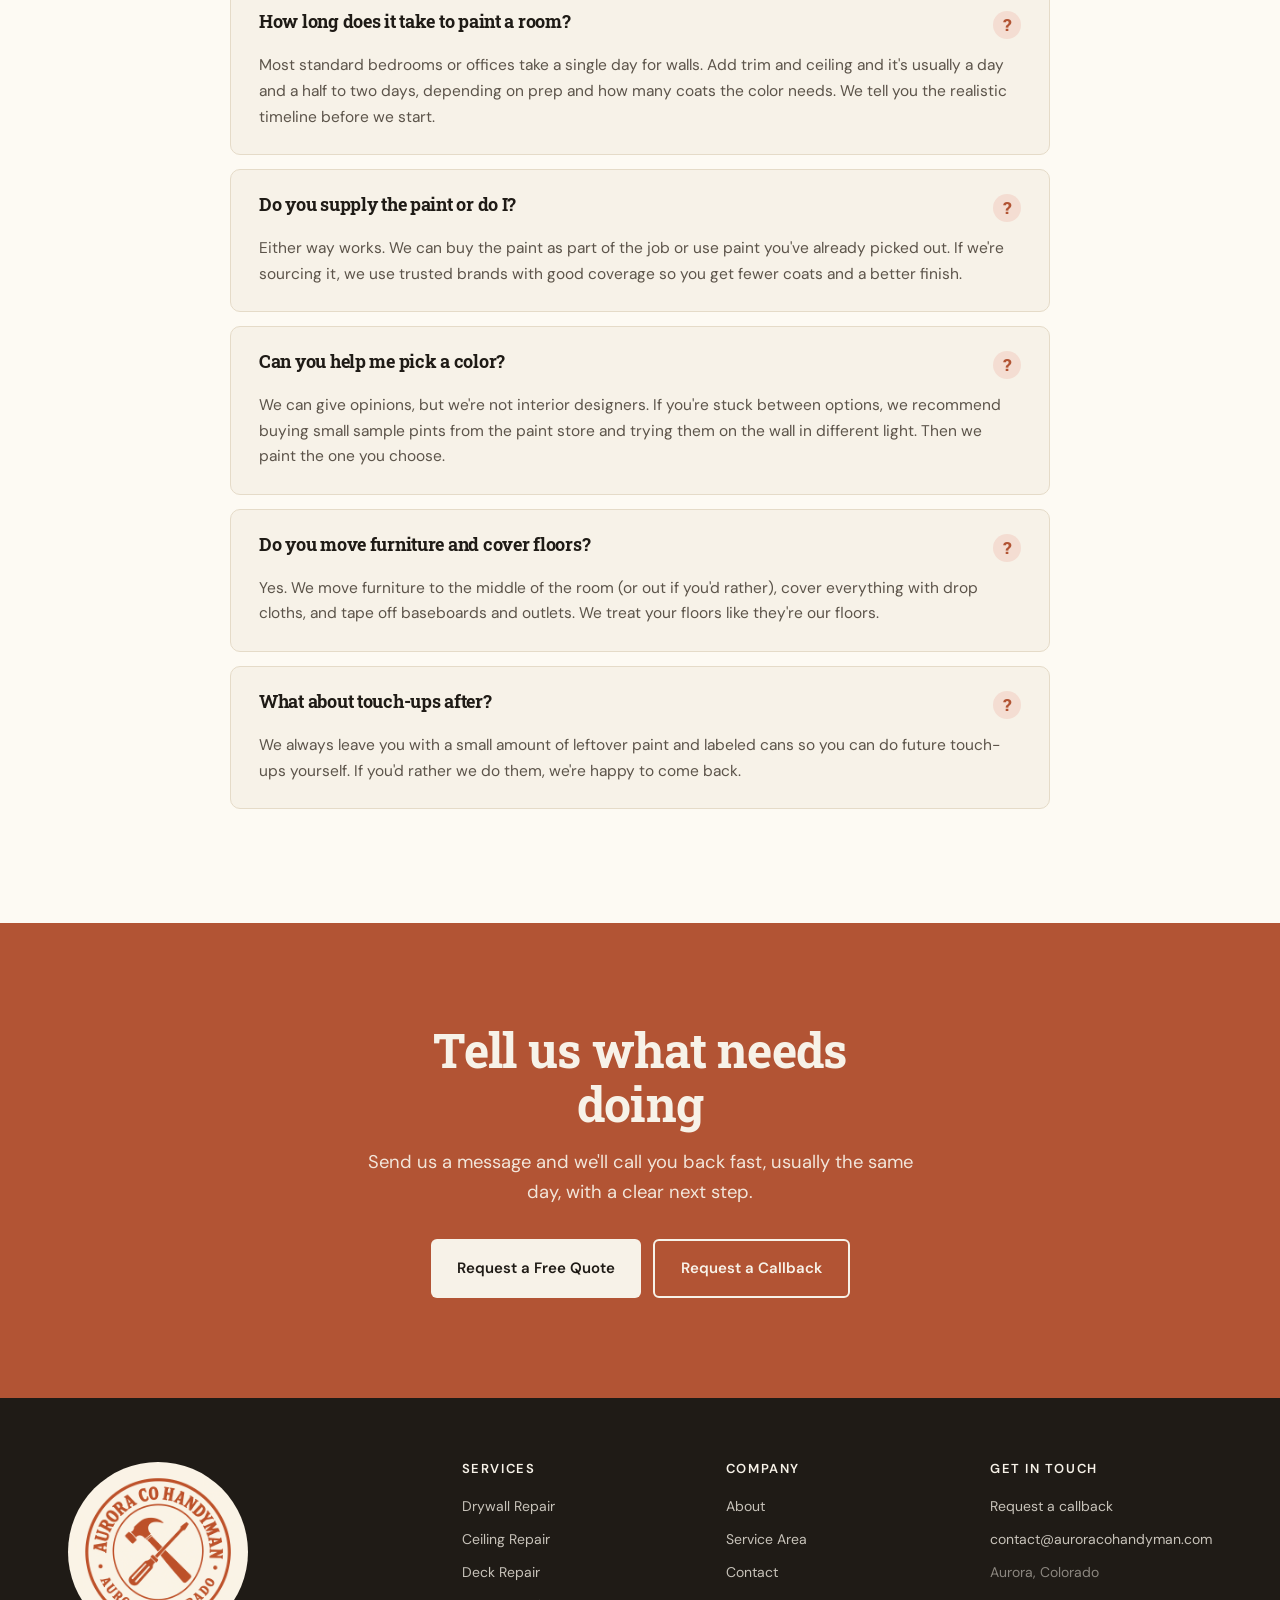
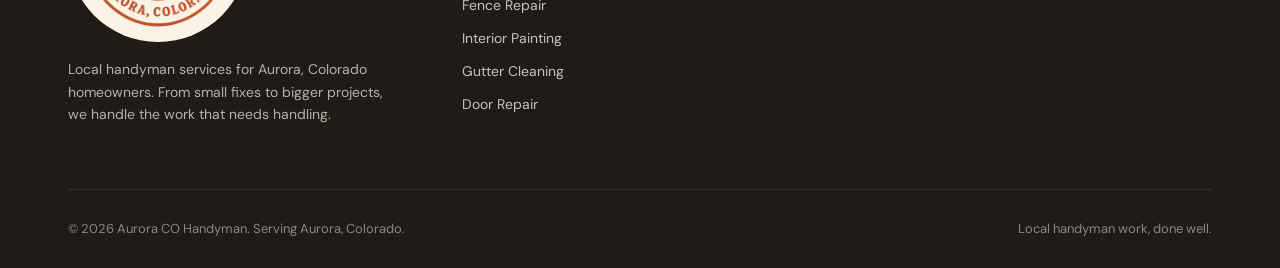
<file: interior-painting/index.html>
<!DOCTYPE html>
<html lang="en">
<head>
  <meta charset="UTF-8">
  <meta name="viewport" content="width=device-width, initial-scale=1.0">
  <title>Interior Painting in Aurora, CO | Aurora CO Handyman</title>
  <meta name="description" content="Local Aurora handyman for interior painting. Whole rooms, accent walls, trim, ceilings, touch-ups. Free quotes. We'll call you back.">
  <meta name="theme-color" content="#1F1B16">
  <link rel="canonical" href="https://auroracohandyman.com/interior-painting/">

  <meta property="og:type" content="website">
  <meta property="og:title" content="Interior Painting in Aurora, CO | Aurora CO Handyman">
  <meta property="og:description" content="Local Aurora handyman for interior painting. Whole rooms, accent walls, trim, ceilings, touch-ups. Free quotes. We'll call you back.">
  <meta property="og:url" content="https://auroracohandyman.com/interior-painting/">
  <meta property="og:image" content="https://auroracohandyman.com/assets/img/interior-painting.jpg">
  <meta name="twitter:card" content="summary_large_image">

  <link rel="icon" type="image/png" sizes="32x32" href="/assets/img/favicon-32.png">
  <link rel="icon" type="image/png" sizes="16x16" href="/assets/img/favicon-16.png">
  <link rel="icon" type="image/png" sizes="192x192" href="/assets/img/favicon-192.png">
  <link rel="apple-touch-icon" sizes="180x180" href="/assets/img/apple-touch-icon.png">

  <link rel="preconnect" href="https://fonts.googleapis.com">
  <link rel="preconnect" href="https://fonts.gstatic.com" crossorigin>
  <link href="https://fonts.googleapis.com/css2?family=Roboto+Slab:wght@500;600;700;800&family=DM+Sans:wght@400;500;600;700&display=swap" rel="stylesheet">
  <link rel="stylesheet" href="/assets/css/styles.css?v=20260827">

  <!-- Google tag (gtag.js) -->
  <script async src="https://www.googletagmanager.com/gtag/js?id=G-3KVSY13L0X"></script>
  <script>
    window.dataLayer = window.dataLayer || [];
    function gtag(){dataLayer.push(arguments);}
    gtag('js', new Date());
    gtag('config', 'G-3KVSY13L0X');
  </script>

  <script type="application/ld+json">
  {
    "@context": "https://schema.org",
    "@type": "Service",
    "name": "Interior Painting in Aurora, CO",
    "description": "Local Aurora handyman for interior painting. Whole rooms, accent walls, trim, ceilings, touch-ups. Free quotes. We'll call you back.",
    "areaServed": {"@type": "City", "name": "Aurora", "containedInPlace": {"@type": "State", "name": "Colorado"}},
    "url": "https://auroracohandyman.com/interior-painting/",
    "provider": {"@type": "Organization", "name": "Aurora CO Handyman", "url": "https://auroracohandyman.com/"}
  }
  </script>
  <script type="application/ld+json">
  {"@context": "https://schema.org", "@type": "FAQPage", "mainEntity": [{"@type": "Question", "name": "How long does it take to paint a room?", "acceptedAnswer": {"@type": "Answer", "text": "Most standard bedrooms or offices take a single day for walls. Add trim and ceiling and it's usually a day and a half to two days, depending on prep and how many coats the color needs. We tell you the realistic timeline before we start."}},{"@type": "Question", "name": "Do you supply the paint or do I?", "acceptedAnswer": {"@type": "Answer", "text": "Either way works. We can buy the paint as part of the job or use paint you've already picked out. If we're sourcing it, we use trusted brands with good coverage so you get fewer coats and a better finish."}},{"@type": "Question", "name": "Can you help me pick a color?", "acceptedAnswer": {"@type": "Answer", "text": "We can give opinions, but we're not interior designers. If you're stuck between options, we recommend buying small sample pints from the paint store and trying them on the wall in different light. Then we paint the one you choose."}},{"@type": "Question", "name": "Do you move furniture and cover floors?", "acceptedAnswer": {"@type": "Answer", "text": "Yes. We move furniture to the middle of the room (or out if you'd rather), cover everything with drop cloths, and tape off baseboards and outlets. We treat your floors like they're our floors."}},{"@type": "Question", "name": "What about touch-ups after?", "acceptedAnswer": {"@type": "Answer", "text": "We always leave you with a small amount of leftover paint and labeled cans so you can do future touch-ups yourself. If you'd rather we do them, we're happy to come back."}}]}
  </script>
</head>
<body>

  <div class="topbar">
    <div class="container">
      <span class="left">
        <svg xmlns="http://www.w3.org/2000/svg" viewBox="0 0 24 24" fill="none" stroke="currentColor" stroke-width="2.5"><path d="M21 10c0 7-9 13-9 13s-9-6-9-13a9 9 0 0118 0z"/><circle cx="12" cy="10" r="3"/></svg>
        Aurora, CO &amp; surrounding neighborhoods
      </span>
      <div class="right">
        <span>Free quotes &mdash; we'll call you back</span>
        <span class="divider">·</span>
        <a href="/contact/">Get a Quote</a>
      </div>
    </div>
  </div>

  <header class="site">
    <div class="container">
      <a href="/" class="brand">
        <img src="/assets/img/logo-badge.png" alt="" class="brand-mark" width="80" height="80">
        Aurora CO Handyman
      </a>
      <nav class="primary">
        <a href="/services/" class="active">Services</a>
        <a href="/service-area/">Service Area</a>
        <a href="/about/">About</a>
        <a href="/contact/">Contact</a>
        <a href="/contact/" class="btn btn-primary" style="padding: 11px 22px; font-size: 14px;">Get a Quote</a>
      </nav>
      <button class="mobile-menu-btn" aria-label="Open menu">
        <svg xmlns="http://www.w3.org/2000/svg" viewBox="0 0 24 24" fill="none" stroke="currentColor" stroke-width="2"><line x1="3" y1="6" x2="21" y2="6"/><line x1="3" y1="12" x2="21" y2="12"/><line x1="3" y1="18" x2="21" y2="18"/></svg>
      </button>
    </div>
  </header>
  <section class="page-hero">
    <div class="container">
      <div class="page-hero-grid">
        <div>
          <div class="crumbs"><a href="/">Home</a><span>›</span><a href="/services/">Services</a><span>›</span>Interior Painting</div>
          <h1>Interior painting in <span class="underline">Aurora</span>.</h1>
          <p class="lead">Rooms, accent walls, trim, ceilings. Careful prep, clean cut lines, no drips on the floor. We treat your floors like they're our floors.</p>
          <div class="hero-ctas">
            <a href="/contact/" class="btn btn-primary">Get a Free Quote</a>
            <a href="/contact/" class="btn btn-outline">Request a Callback</a>
          </div>
        </div>
        <div class="page-hero-img"><img src="/assets/img/interior-painting.jpg" alt="Interior Painting work in Aurora, CO"></div>
      </div>
    </div>
  </section>

  <section class="block">
    <div class="container">
      <div class="services-head" style="margin-bottom: 48px;">
        <div class="section-eyebrow">What We Do</div>
        <h2>What our interior painting work includes</h2>
      </div>
      <div class="detail-list">
        <div class="detail-list-item">
          <div class="ico"><svg xmlns="http://www.w3.org/2000/svg" viewBox="0 0 24 24" fill="none" stroke="currentColor" stroke-width="2.5"><polyline points="20 6 9 17 4 12"/></svg></div>
          <h4>Whole Rooms</h4>
          <p>Bedrooms, living rooms, hallways, basements. Walls plus trim plus ceiling if you want.</p>
        </div>
        <div class="detail-list-item">
          <div class="ico"><svg xmlns="http://www.w3.org/2000/svg" viewBox="0 0 24 24" fill="none" stroke="currentColor" stroke-width="2.5"><polyline points="20 6 9 17 4 12"/></svg></div>
          <h4>Accent Walls</h4>
          <p>Single statement wall in a fresh color. Clean lines where it meets the rest of the room.</p>
        </div>
        <div class="detail-list-item">
          <div class="ico"><svg xmlns="http://www.w3.org/2000/svg" viewBox="0 0 24 24" fill="none" stroke="currentColor" stroke-width="2.5"><polyline points="20 6 9 17 4 12"/></svg></div>
          <h4>Trim &amp; Doors</h4>
          <p>Baseboards, casings, doors, window frames. Crisp finish, no brush marks.</p>
        </div>
        <div class="detail-list-item">
          <div class="ico"><svg xmlns="http://www.w3.org/2000/svg" viewBox="0 0 24 24" fill="none" stroke="currentColor" stroke-width="2.5"><polyline points="20 6 9 17 4 12"/></svg></div>
          <h4>Ceilings</h4>
          <p>Flat or textured ceilings refreshed. Tricky lighting, careful drop cloths, no drips.</p>
        </div>
        <div class="detail-list-item">
          <div class="ico"><svg xmlns="http://www.w3.org/2000/svg" viewBox="0 0 24 24" fill="none" stroke="currentColor" stroke-width="2.5"><polyline points="20 6 9 17 4 12"/></svg></div>
          <h4>Cabinet Refinishing</h4>
          <p>Kitchen or bathroom cabinets sanded, primed, and painted for a fresh look without a full remodel.</p>
        </div>
        <div class="detail-list-item">
          <div class="ico"><svg xmlns="http://www.w3.org/2000/svg" viewBox="0 0 24 24" fill="none" stroke="currentColor" stroke-width="2.5"><polyline points="20 6 9 17 4 12"/></svg></div>
          <h4>Touch-Ups</h4>
          <p>Marks, scuffs, patches that need feathering into the existing wall color.</p>
        </div>
      </div>
    </div>
  </section>

  <section class="block alt">
    <div class="container-narrow">
      <div class="section-eyebrow">Common Issues</div>
      <h2>Problems we see most in Aurora</h2>
      <p style="font-size: 1.1rem; margin-bottom: 28px;">If any of these sound familiar, we can help. Reach out and we'll give you a clear plan and price.</p>
      <ul class="service-list" style="grid-template-columns: 1fr 1fr; max-width: 100%; margin-top: 12px;">
          <li>Walls scuffed up from years of normal living</li>
          <li>An outdated color you want to change</li>
          <li>Wanting to lighten or brighten a room</li>
          <li>Prepping a home to sell</li>
          <li>Cabinets that need a refresh without a full kitchen remodel</li>
          <li>Trim and doors yellowed with age</li>
          <li>Patch work from drywall repair that needs blending in</li>
          <li>An accent wall idea you want done well</li>
      </ul>
    </div>
  </section>

  <section class="process">
    <div class="container">
      <div class="head">
        <h2>How we handle your interior painting job</h2>
        <p class="lead">Same straightforward process for every project.</p>
      </div>
      <div class="process-grid">
        <div class="process-step"><div class="num">01</div><h3>Reach Out</h3><p>Tell us about the project. A few details help us give you an accurate estimate.</p></div>
        <div class="process-step"><div class="num">02</div><h3>Quick Estimate</h3><p>We respond fast with a clear price and timeline. No hidden charges, no surprises.</p></div>
        <div class="process-step"><div class="num">03</div><h3>Get To Work</h3><p>We schedule, show up on time, finish the job right, and clean up after ourselves.</p></div>
      </div>
    </div>
  </section>

  <section class="faq-section">
    <div class="container-narrow">
      <div class="faq-head">
        <div class="section-eyebrow">Common Questions</div>
        <h2>What Aurora homeowners want to know</h2>
      </div>
      <div class="faq-list">
        <div class="faq-item">
          <div class="faq-q">
            <h3>How long does it take to paint a room?</h3>
            <div class="ico">?</div>
          </div>
          <div class="faq-a"><p>Most standard bedrooms or offices take a single day for walls. Add trim and ceiling and it's usually a day and a half to two days, depending on prep and how many coats the color needs. We tell you the realistic timeline before we start.</p></div>
        </div>
        <div class="faq-item">
          <div class="faq-q">
            <h3>Do you supply the paint or do I?</h3>
            <div class="ico">?</div>
          </div>
          <div class="faq-a"><p>Either way works. We can buy the paint as part of the job or use paint you've already picked out. If we're sourcing it, we use trusted brands with good coverage so you get fewer coats and a better finish.</p></div>
        </div>
        <div class="faq-item">
          <div class="faq-q">
            <h3>Can you help me pick a color?</h3>
            <div class="ico">?</div>
          </div>
          <div class="faq-a"><p>We can give opinions, but we're not interior designers. If you're stuck between options, we recommend buying small sample pints from the paint store and trying them on the wall in different light. Then we paint the one you choose.</p></div>
        </div>
        <div class="faq-item">
          <div class="faq-q">
            <h3>Do you move furniture and cover floors?</h3>
            <div class="ico">?</div>
          </div>
          <div class="faq-a"><p>Yes. We move furniture to the middle of the room (or out if you'd rather), cover everything with drop cloths, and tape off baseboards and outlets. We treat your floors like they're our floors.</p></div>
        </div>
        <div class="faq-item">
          <div class="faq-q">
            <h3>What about touch-ups after?</h3>
            <div class="ico">?</div>
          </div>
          <div class="faq-a"><p>We always leave you with a small amount of leftover paint and labeled cans so you can do future touch-ups yourself. If you'd rather we do them, we're happy to come back.</p></div>
        </div>
      </div>
    </div>
  </section>

  <section class="cta">
    <div class="container">
      <h2>Tell us what needs doing</h2>
      <p>Send us a message and we'll call you back fast, usually the same day, with a clear next step.</p>
      <div class="cta-actions">
        <a href="/contact/" class="btn btn-cream">Request a Free Quote</a>
        <a href="/contact/" class="btn btn-outline" style="border-color: var(--cream); color: var(--cream);">Request a Callback</a>
      </div>
    </div>
  </section>

  <footer>
    <div class="container">
      <div class="footer-grid">
        <div class="footer-brand">
          <img src="/assets/img/logo-badge.png" alt="Aurora CO Handyman badge logo" class="footer-logo" width="180" height="180">
          <p>Local handyman services for Aurora, Colorado homeowners. From small fixes to bigger projects, we handle the work that needs handling.</p>
        </div>
        <div>
          <h4>Services</h4>
          <ul>
            <li><a href="/drywall-repair/">Drywall Repair</a></li>
            <li><a href="/ceiling-repair/">Ceiling Repair</a></li>
            <li><a href="/deck-repair/">Deck Repair</a></li>
            <li><a href="/fence-repair/">Fence Repair</a></li>
            <li><a href="/interior-painting/">Interior Painting</a></li>
            <li><a href="/gutter-cleaning/">Gutter Cleaning</a></li>
            <li><a href="/door-repair/">Door Repair</a></li>
          </ul>
        </div>
        <div>
          <h4>Company</h4>
          <ul>
            <li><a href="/about/">About</a></li>
            <li><a href="/service-area/">Service Area</a></li>
            <li><a href="/contact/">Contact</a></li>
          </ul>
        </div>
        <div>
          <h4>Get in Touch</h4>
          <ul>
            <li><a href="/contact/">Request a callback</a></li>
            <li><a href="mailto:contact@auroracohandyman.com">contact@auroracohandyman.com</a></li>
            <li style="margin-top: 8px; color: rgba(247, 242, 232, 0.5);">Aurora, Colorado</li>
          </ul>
        </div>
      </div>
      <div class="footer-bottom">
        <span>&copy; 2026 Aurora CO Handyman. Serving Aurora, Colorado.</span>
        <span>Local handyman work, done well.</span>
      </div>
    </div>
  </footer>

  <script src="/assets/js/analytics-v1.js"></script>
</body>
</html>
</file>
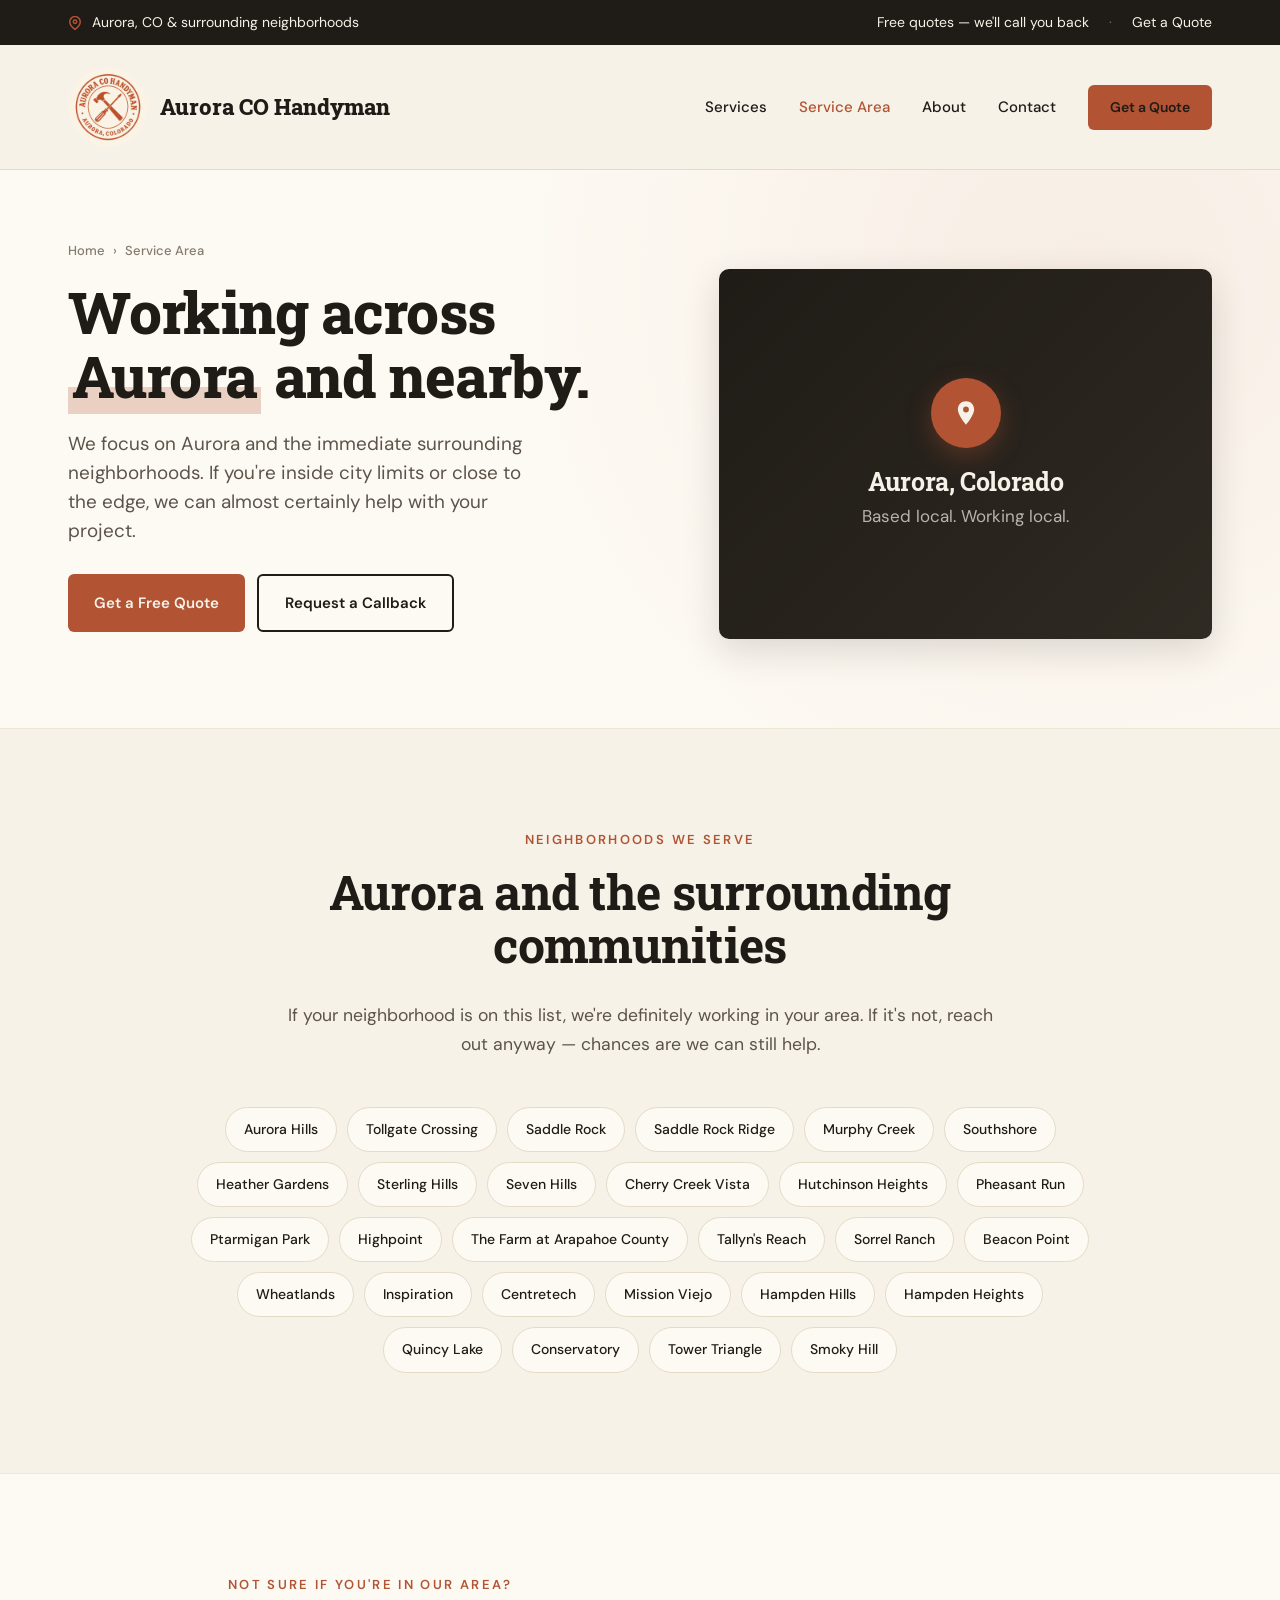
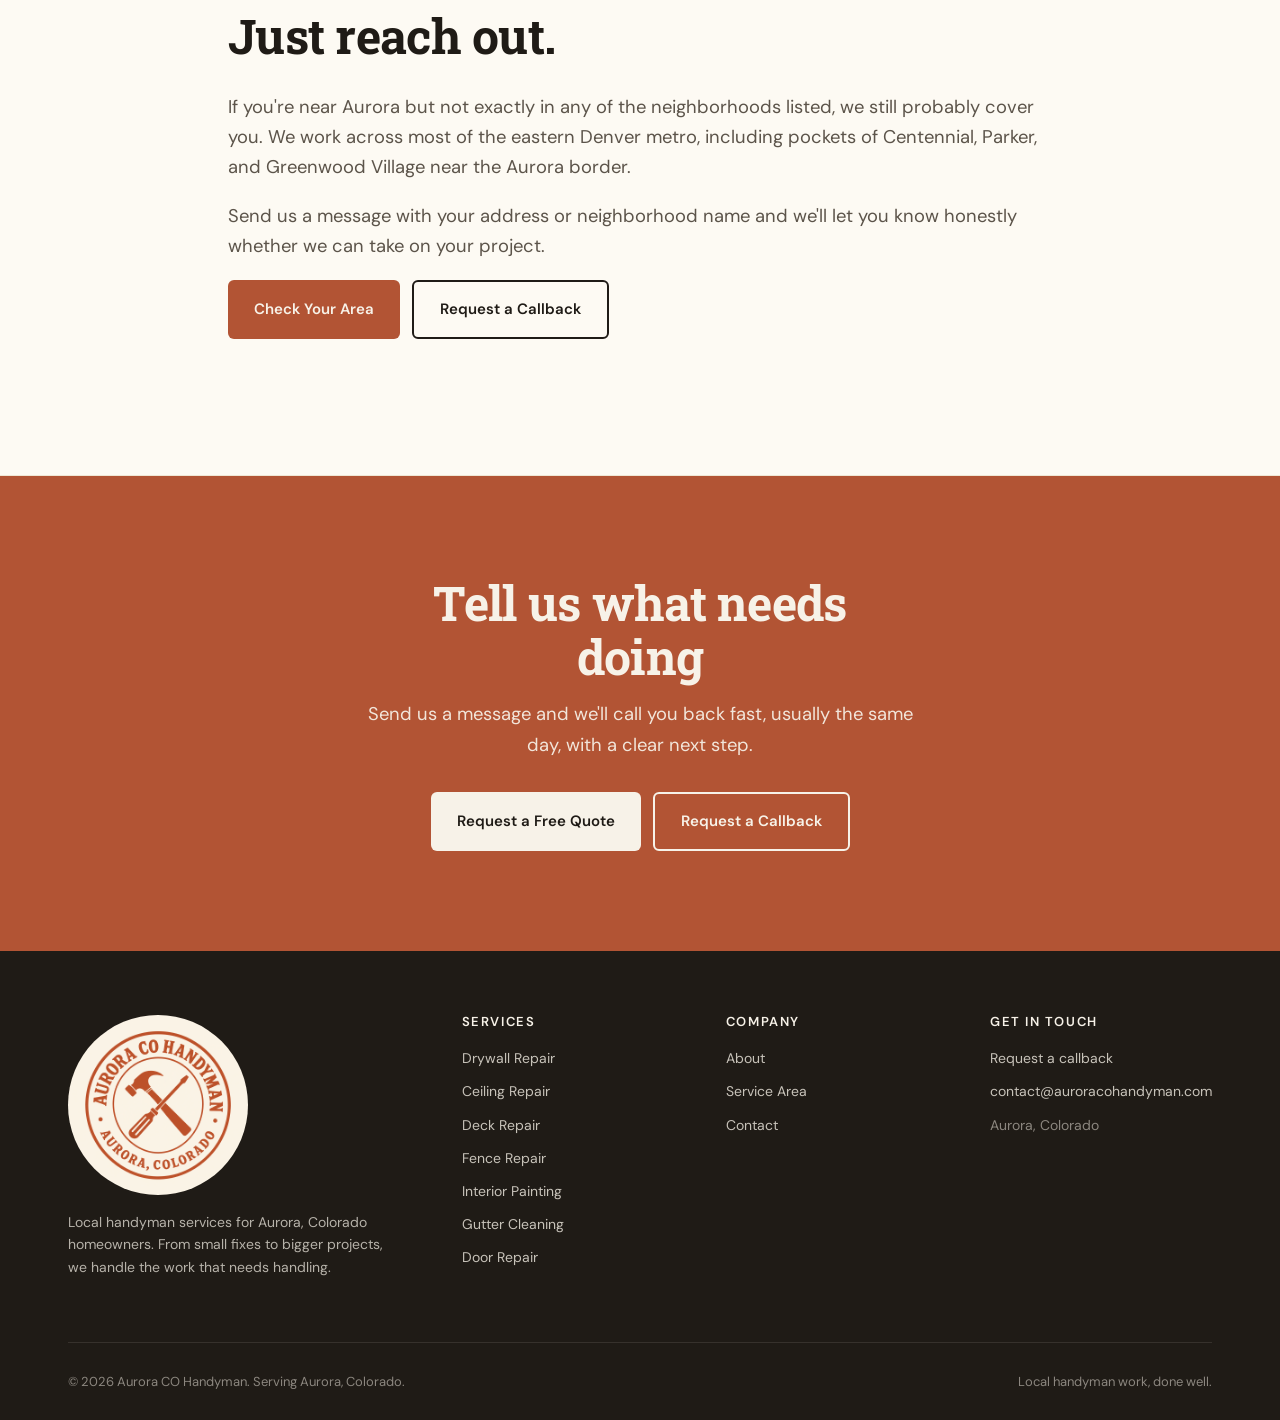
<file: service-area/index.html>
<!DOCTYPE html>
<html lang="en">
<head>
  <meta charset="UTF-8">
  <meta name="viewport" content="width=device-width, initial-scale=1.0">
  <title>Service Area | Aurora CO Handyman in Aurora, Colorado</title>
  <meta name="description" content="Aurora CO Handyman serves Aurora and surrounding neighborhoods. See the full list of areas we cover.">
  <meta name="theme-color" content="#1F1B16">
  <link rel="canonical" href="https://auroracohandyman.com/service-area/">

  <meta property="og:type" content="website">
  <meta property="og:title" content="Service Area | Aurora CO Handyman in Aurora, Colorado">
  <meta property="og:description" content="Aurora CO Handyman serves Aurora and surrounding neighborhoods. See the full list of areas we cover.">
  <meta property="og:url" content="https://auroracohandyman.com/service-area/">
  <meta property="og:image" content="https://auroracohandyman.com/assets/img/aurora-hero.jpg">
  <meta name="twitter:card" content="summary_large_image">

  <link rel="icon" type="image/png" sizes="32x32" href="/assets/img/favicon-32.png">
  <link rel="icon" type="image/png" sizes="16x16" href="/assets/img/favicon-16.png">
  <link rel="icon" type="image/png" sizes="192x192" href="/assets/img/favicon-192.png">
  <link rel="apple-touch-icon" sizes="180x180" href="/assets/img/apple-touch-icon.png">

  <link rel="preconnect" href="https://fonts.googleapis.com">
  <link rel="preconnect" href="https://fonts.gstatic.com" crossorigin>
  <link href="https://fonts.googleapis.com/css2?family=Roboto+Slab:wght@500;600;700;800&family=DM+Sans:wght@400;500;600;700&display=swap" rel="stylesheet">
  <link rel="stylesheet" href="/assets/css/styles.css?v=20260827">

  <!-- Google tag (gtag.js) -->
  <script async src="https://www.googletagmanager.com/gtag/js?id=G-3KVSY13L0X"></script>
  <script>
    window.dataLayer = window.dataLayer || [];
    function gtag(){dataLayer.push(arguments);}
    gtag('js', new Date());
    gtag('config', 'G-3KVSY13L0X');
  </script>

  
</head>
<body>

  <div class="topbar">
    <div class="container">
      <span class="left">
        <svg xmlns="http://www.w3.org/2000/svg" viewBox="0 0 24 24" fill="none" stroke="currentColor" stroke-width="2.5"><path d="M21 10c0 7-9 13-9 13s-9-6-9-13a9 9 0 0118 0z"/><circle cx="12" cy="10" r="3"/></svg>
        Aurora, CO &amp; surrounding neighborhoods
      </span>
      <div class="right">
        <span>Free quotes &mdash; we'll call you back</span>
        <span class="divider">·</span>
        <a href="/contact/">Get a Quote</a>
      </div>
    </div>
  </div>

  <header class="site">
    <div class="container">
      <a href="/" class="brand">
        <img src="/assets/img/logo-badge.png" alt="" class="brand-mark" width="80" height="80">
        Aurora CO Handyman
      </a>
      <nav class="primary">
        <a href="/services/">Services</a>
        <a href="/service-area/" class="active">Service Area</a>
        <a href="/about/">About</a>
        <a href="/contact/">Contact</a>
        <a href="/contact/" class="btn btn-primary" style="padding: 11px 22px; font-size: 14px;">Get a Quote</a>
      </nav>
      <button class="mobile-menu-btn" aria-label="Open menu">
        <svg xmlns="http://www.w3.org/2000/svg" viewBox="0 0 24 24" fill="none" stroke="currentColor" stroke-width="2"><line x1="3" y1="6" x2="21" y2="6"/><line x1="3" y1="12" x2="21" y2="12"/><line x1="3" y1="18" x2="21" y2="18"/></svg>
      </button>
    </div>
  </header>
  <section class="page-hero">
    <div class="container">
      <div class="page-hero-grid">
        <div>
          <div class="crumbs"><a href="/">Home</a><span>›</span>Service Area</div>
          <h1>Working across <span class="underline">Aurora</span> and nearby.</h1>
          <p class="lead">We focus on Aurora and the immediate surrounding neighborhoods. If you're inside city limits or close to the edge, we can almost certainly help with your project.</p>
          <div class="hero-ctas">
            <a href="/contact/" class="btn btn-primary">Get a Free Quote</a>
            <a href="/contact/" class="btn btn-outline">Request a Callback</a>
          </div>
        </div>
        <div class="page-hero-img" style="background: linear-gradient(135deg, var(--charcoal) 0%, var(--charcoal-soft) 100%); display: flex; align-items: center; justify-content: center;">
          <div style="text-align: center; color: var(--cream); padding: 40px;">
            <div style="width: 70px; height: 70px; background: var(--sienna); border-radius: 50%; display: grid; place-items: center; margin: 0 auto 20px; box-shadow: 0 8px 24px rgba(178, 84, 52, 0.35);">
              <svg xmlns="http://www.w3.org/2000/svg" viewBox="0 0 24 24" fill="currentColor" style="width: 28px; height: 28px; color: var(--cream);"><path d="M12 2C8 2 5 5 5 9c0 5 7 13 7 13s7-8 7-13c0-4-3-7-7-7zm0 9.5a2.5 2.5 0 110-5 2.5 2.5 0 010 5z"/></svg>
            </div>
            <h3 style="color: var(--cream); margin-bottom: 6px;">Aurora, Colorado</h3>
            <p style="color: rgba(247, 242, 232, 0.7); margin: 0;">Based local. Working local.</p>
          </div>
        </div>
      </div>
    </div>
  </section>

  <section class="block">
    <div class="container">
      <div class="services-head" style="margin-bottom: 48px;">
        <div class="section-eyebrow">Neighborhoods We Serve</div>
        <h2>Aurora and the surrounding communities</h2>
        <p>If your neighborhood is on this list, we're definitely working in your area. If it's not, reach out anyway — chances are we can still help.</p>
      </div>
      <div class="neighborhoods" style="justify-content: center; max-width: 900px; margin: 0 auto;">
            <span class="neighborhood-pill">Aurora Hills</span>
            <span class="neighborhood-pill">Tollgate Crossing</span>
            <span class="neighborhood-pill">Saddle Rock</span>
            <span class="neighborhood-pill">Saddle Rock Ridge</span>
            <span class="neighborhood-pill">Murphy Creek</span>
            <span class="neighborhood-pill">Southshore</span>
            <span class="neighborhood-pill">Heather Gardens</span>
            <span class="neighborhood-pill">Sterling Hills</span>
            <span class="neighborhood-pill">Seven Hills</span>
            <span class="neighborhood-pill">Cherry Creek Vista</span>
            <span class="neighborhood-pill">Hutchinson Heights</span>
            <span class="neighborhood-pill">Pheasant Run</span>
            <span class="neighborhood-pill">Ptarmigan Park</span>
            <span class="neighborhood-pill">Highpoint</span>
            <span class="neighborhood-pill">The Farm at Arapahoe County</span>
            <span class="neighborhood-pill">Tallyn's Reach</span>
            <span class="neighborhood-pill">Sorrel Ranch</span>
            <span class="neighborhood-pill">Beacon Point</span>
            <span class="neighborhood-pill">Wheatlands</span>
            <span class="neighborhood-pill">Inspiration</span>
            <span class="neighborhood-pill">Centretech</span>
            <span class="neighborhood-pill">Mission Viejo</span>
            <span class="neighborhood-pill">Hampden Hills</span>
            <span class="neighborhood-pill">Hampden Heights</span>
            <span class="neighborhood-pill">Quincy Lake</span>
            <span class="neighborhood-pill">Conservatory</span>
            <span class="neighborhood-pill">Tower Triangle</span>
            <span class="neighborhood-pill">Smoky Hill</span>
      </div>
    </div>
  </section>

  <section class="block alt">
    <div class="container-narrow">
      <div class="section-eyebrow">Not sure if you're in our area?</div>
      <h2>Just reach out.</h2>
      <p style="font-size: 1.15rem;">If you're near Aurora but not exactly in any of the neighborhoods listed, we still probably cover you. We work across most of the eastern Denver metro, including pockets of Centennial, Parker, and Greenwood Village near the Aurora border.</p>
      <p style="font-size: 1.15rem;">Send us a message with your address or neighborhood name and we'll let you know honestly whether we can take on your project.</p>
      <div class="hero-ctas">
        <a href="/contact/" class="btn btn-primary">Check Your Area</a>
        <a href="/contact/" class="btn btn-outline">Request a Callback</a>
      </div>
    </div>
  </section>

  <section class="cta">
    <div class="container">
      <h2>Tell us what needs doing</h2>
      <p>Send us a message and we'll call you back fast, usually the same day, with a clear next step.</p>
      <div class="cta-actions">
        <a href="/contact/" class="btn btn-cream">Request a Free Quote</a>
        <a href="/contact/" class="btn btn-outline" style="border-color: var(--cream); color: var(--cream);">Request a Callback</a>
      </div>
    </div>
  </section>

  <footer>
    <div class="container">
      <div class="footer-grid">
        <div class="footer-brand">
          <img src="/assets/img/logo-badge.png" alt="Aurora CO Handyman badge logo" class="footer-logo" width="180" height="180">
          <p>Local handyman services for Aurora, Colorado homeowners. From small fixes to bigger projects, we handle the work that needs handling.</p>
        </div>
        <div>
          <h4>Services</h4>
          <ul>
            <li><a href="/drywall-repair/">Drywall Repair</a></li>
            <li><a href="/ceiling-repair/">Ceiling Repair</a></li>
            <li><a href="/deck-repair/">Deck Repair</a></li>
            <li><a href="/fence-repair/">Fence Repair</a></li>
            <li><a href="/interior-painting/">Interior Painting</a></li>
            <li><a href="/gutter-cleaning/">Gutter Cleaning</a></li>
            <li><a href="/door-repair/">Door Repair</a></li>
          </ul>
        </div>
        <div>
          <h4>Company</h4>
          <ul>
            <li><a href="/about/">About</a></li>
            <li><a href="/service-area/">Service Area</a></li>
            <li><a href="/contact/">Contact</a></li>
          </ul>
        </div>
        <div>
          <h4>Get in Touch</h4>
          <ul>
            <li><a href="/contact/">Request a callback</a></li>
            <li><a href="mailto:contact@auroracohandyman.com">contact@auroracohandyman.com</a></li>
            <li style="margin-top: 8px; color: rgba(247, 242, 232, 0.5);">Aurora, Colorado</li>
          </ul>
        </div>
      </div>
      <div class="footer-bottom">
        <span>&copy; 2026 Aurora CO Handyman. Serving Aurora, Colorado.</span>
        <span>Local handyman work, done well.</span>
      </div>
    </div>
  </footer>

  <script src="/assets/js/analytics-v1.js"></script>
</body>
</html>
</file>
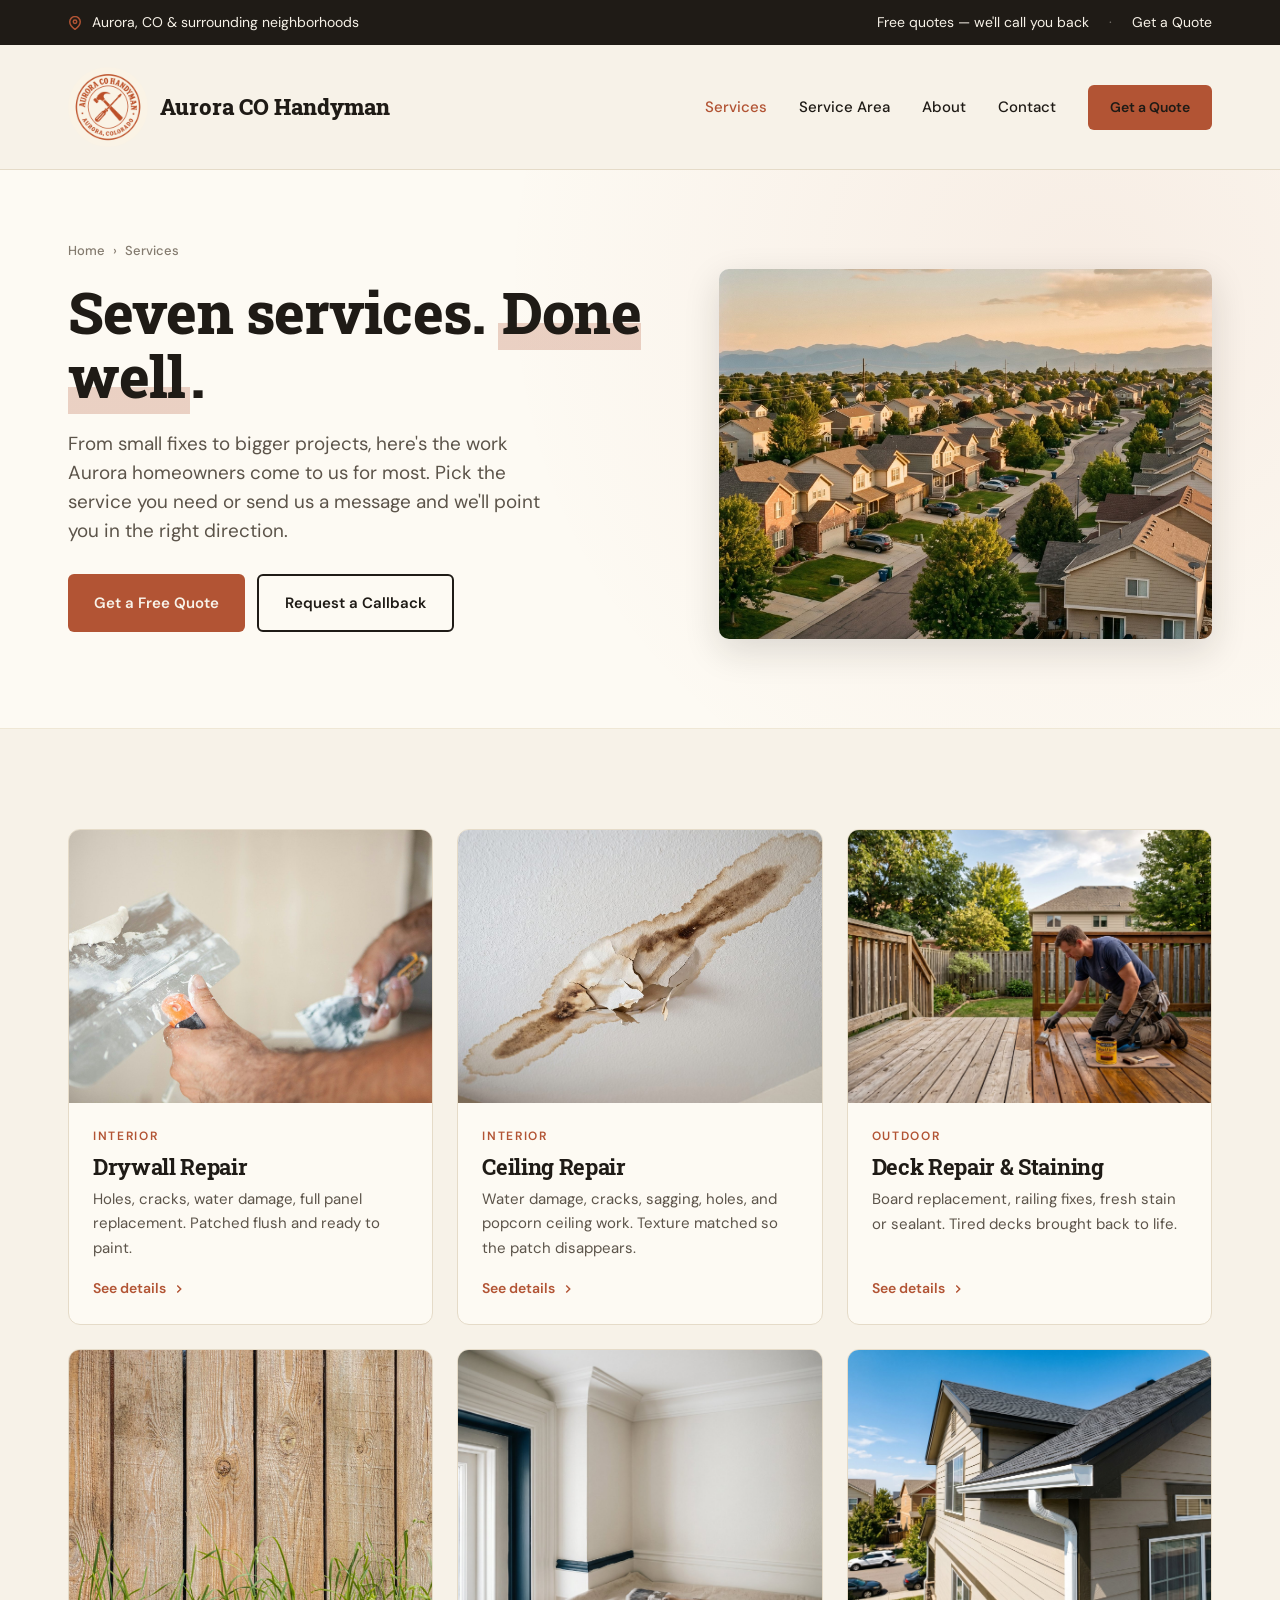
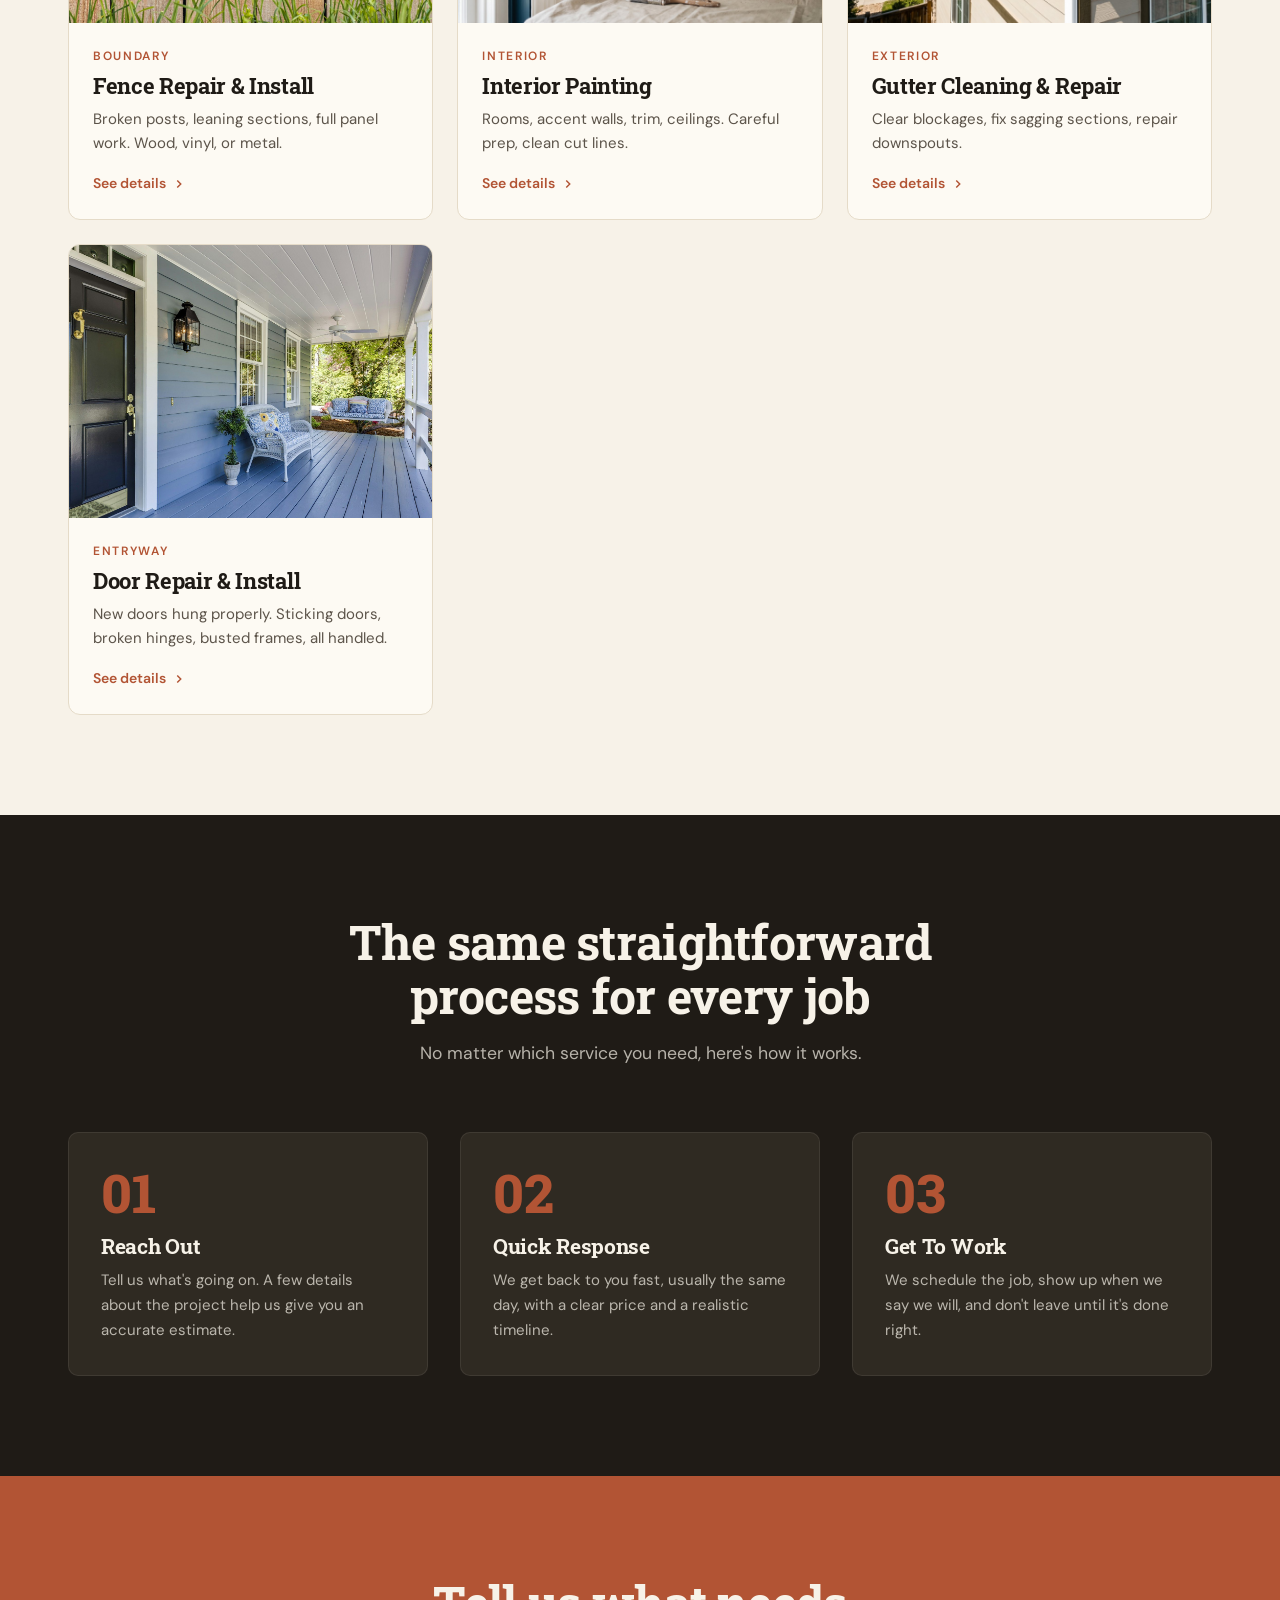
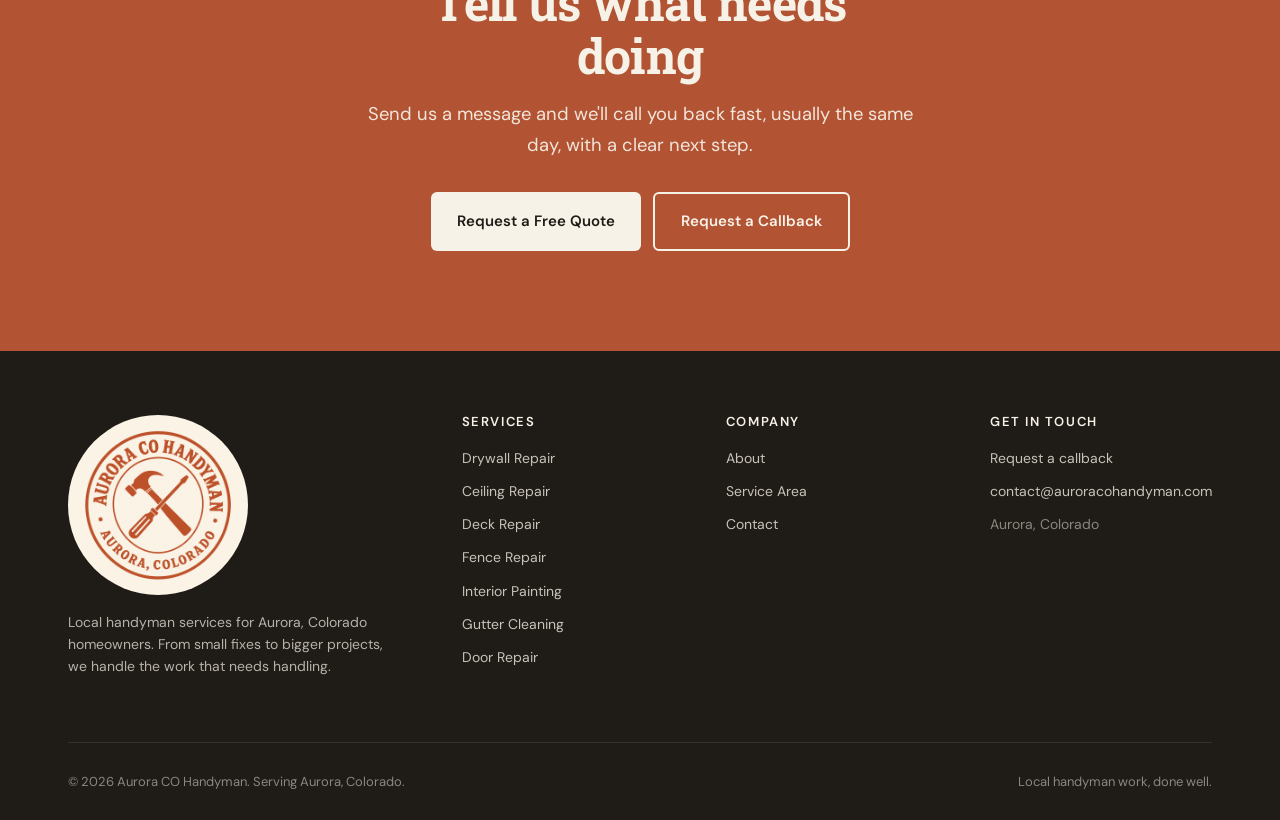
<file: services/index.html>
<!DOCTYPE html>
<html lang="en">
<head>
  <meta charset="UTF-8">
  <meta name="viewport" content="width=device-width, initial-scale=1.0">
  <title>Handyman Services in Aurora, CO | Aurora CO Handyman</title>
  <meta name="description" content="All Aurora handyman services in one place. Drywall and ceiling repair, deck and fence repair, interior painting, gutter cleaning, and door installation. Free quotes.">
  <meta name="theme-color" content="#1F1B16">
  <link rel="canonical" href="https://auroracohandyman.com/services/">

  <meta property="og:type" content="website">
  <meta property="og:title" content="Handyman Services in Aurora, CO | Aurora CO Handyman">
  <meta property="og:description" content="All Aurora handyman services in one place. Drywall and ceiling repair, deck and fence repair, interior painting, gutter cleaning, and door installation. Free quotes.">
  <meta property="og:url" content="https://auroracohandyman.com/services/">
  <meta property="og:image" content="https://auroracohandyman.com/assets/img/aurora-hero.jpg">
  <meta name="twitter:card" content="summary_large_image">

  <link rel="icon" type="image/png" sizes="32x32" href="/assets/img/favicon-32.png">
  <link rel="icon" type="image/png" sizes="16x16" href="/assets/img/favicon-16.png">
  <link rel="icon" type="image/png" sizes="192x192" href="/assets/img/favicon-192.png">
  <link rel="apple-touch-icon" sizes="180x180" href="/assets/img/apple-touch-icon.png">

  <link rel="preconnect" href="https://fonts.googleapis.com">
  <link rel="preconnect" href="https://fonts.gstatic.com" crossorigin>
  <link href="https://fonts.googleapis.com/css2?family=Roboto+Slab:wght@500;600;700;800&family=DM+Sans:wght@400;500;600;700&display=swap" rel="stylesheet">
  <link rel="stylesheet" href="/assets/css/styles.css?v=20260827">

  <!-- Google tag (gtag.js) -->
  <script async src="https://www.googletagmanager.com/gtag/js?id=G-3KVSY13L0X"></script>
  <script>
    window.dataLayer = window.dataLayer || [];
    function gtag(){dataLayer.push(arguments);}
    gtag('js', new Date());
    gtag('config', 'G-3KVSY13L0X');
  </script>

  
</head>
<body>

  <div class="topbar">
    <div class="container">
      <span class="left">
        <svg xmlns="http://www.w3.org/2000/svg" viewBox="0 0 24 24" fill="none" stroke="currentColor" stroke-width="2.5"><path d="M21 10c0 7-9 13-9 13s-9-6-9-13a9 9 0 0118 0z"/><circle cx="12" cy="10" r="3"/></svg>
        Aurora, CO &amp; surrounding neighborhoods
      </span>
      <div class="right">
        <span>Free quotes &mdash; we'll call you back</span>
        <span class="divider">·</span>
        <a href="/contact/">Get a Quote</a>
      </div>
    </div>
  </div>

  <header class="site">
    <div class="container">
      <a href="/" class="brand">
        <img src="/assets/img/logo-badge.png" alt="" class="brand-mark" width="80" height="80">
        Aurora CO Handyman
      </a>
      <nav class="primary">
        <a href="/services/" class="active">Services</a>
        <a href="/service-area/">Service Area</a>
        <a href="/about/">About</a>
        <a href="/contact/">Contact</a>
        <a href="/contact/" class="btn btn-primary" style="padding: 11px 22px; font-size: 14px;">Get a Quote</a>
      </nav>
      <button class="mobile-menu-btn" aria-label="Open menu">
        <svg xmlns="http://www.w3.org/2000/svg" viewBox="0 0 24 24" fill="none" stroke="currentColor" stroke-width="2"><line x1="3" y1="6" x2="21" y2="6"/><line x1="3" y1="12" x2="21" y2="12"/><line x1="3" y1="18" x2="21" y2="18"/></svg>
      </button>
    </div>
  </header>
  <section class="page-hero">
    <div class="container">
      <div class="page-hero-grid">
        <div>
          <div class="crumbs"><a href="/">Home</a><span>›</span>Services</div>
          <h1>Seven services. <span class="underline">Done well</span>.</h1>
          <p class="lead">From small fixes to bigger projects, here's the work Aurora homeowners come to us for most. Pick the service you need or send us a message and we'll point you in the right direction.</p>
          <div class="hero-ctas">
            <a href="/contact/" class="btn btn-primary">Get a Free Quote</a>
            <a href="/contact/" class="btn btn-outline">Request a Callback</a>
          </div>
        </div>
        <div class="page-hero-img"><img src="/assets/img/aurora-hero.jpg" alt="Aurora CO Handyman services across Aurora, Colorado"></div>
      </div>
    </div>
  </section>

  <section class="block">
    <div class="container">
      <div class="service-grid">
        <a href="/drywall-repair/" class="service-card">
          <div class="img-wrap"><img src="/assets/img/drywall-repair.jpg" alt="Drywall Repair" loading="lazy"></div>
          <div class="body">
            <div class="cat">Interior</div>
            <h3>Drywall Repair</h3>
            <p>Holes, cracks, water damage, full panel replacement. Patched flush and ready to paint.</p>
            <span class="more">See details <svg xmlns="http://www.w3.org/2000/svg" width="14" height="14" viewBox="0 0 24 24" fill="none" stroke="currentColor" stroke-width="2.5"><polyline points="9 18 15 12 9 6"/></svg></span>
          </div>
        </a>
        <a href="/ceiling-repair/" class="service-card">
          <div class="img-wrap"><img src="/assets/img/ceiling-repair.jpg" alt="Water-damaged ceiling with brown stain and peeling drywall &mdash; Aurora ceiling repair" loading="lazy"></div>
          <div class="body">
            <div class="cat">Interior</div>
            <h3>Ceiling Repair</h3>
            <p>Water damage, cracks, sagging, holes, and popcorn ceiling work. Texture matched so the patch disappears.</p>
            <span class="more">See details <svg xmlns="http://www.w3.org/2000/svg" width="14" height="14" viewBox="0 0 24 24" fill="none" stroke="currentColor" stroke-width="2.5"><polyline points="9 18 15 12 9 6"/></svg></span>
          </div>
        </a>
        <a href="/deck-repair/" class="service-card">
          <div class="img-wrap"><img src="/assets/img/hero-deck.jpg" alt="Deck Repair &amp; Staining" loading="lazy"></div>
          <div class="body">
            <div class="cat">Outdoor</div>
            <h3>Deck Repair &amp; Staining</h3>
            <p>Board replacement, railing fixes, fresh stain or sealant. Tired decks brought back to life.</p>
            <span class="more">See details <svg xmlns="http://www.w3.org/2000/svg" width="14" height="14" viewBox="0 0 24 24" fill="none" stroke="currentColor" stroke-width="2.5"><polyline points="9 18 15 12 9 6"/></svg></span>
          </div>
        </a>
        <a href="/fence-repair/" class="service-card">
          <div class="img-wrap"><img src="/assets/img/fence-repair.jpg" alt="Fence Repair &amp; Install" loading="lazy"></div>
          <div class="body">
            <div class="cat">Boundary</div>
            <h3>Fence Repair &amp; Install</h3>
            <p>Broken posts, leaning sections, full panel work. Wood, vinyl, or metal.</p>
            <span class="more">See details <svg xmlns="http://www.w3.org/2000/svg" width="14" height="14" viewBox="0 0 24 24" fill="none" stroke="currentColor" stroke-width="2.5"><polyline points="9 18 15 12 9 6"/></svg></span>
          </div>
        </a>
        <a href="/interior-painting/" class="service-card">
          <div class="img-wrap"><img src="/assets/img/interior-painting.jpg" alt="Interior Painting" loading="lazy"></div>
          <div class="body">
            <div class="cat">Interior</div>
            <h3>Interior Painting</h3>
            <p>Rooms, accent walls, trim, ceilings. Careful prep, clean cut lines.</p>
            <span class="more">See details <svg xmlns="http://www.w3.org/2000/svg" width="14" height="14" viewBox="0 0 24 24" fill="none" stroke="currentColor" stroke-width="2.5"><polyline points="9 18 15 12 9 6"/></svg></span>
          </div>
        </a>
        <a href="/gutter-cleaning/" class="service-card">
          <div class="img-wrap"><img src="/assets/img/gutter-cleaning.jpg" alt="Gutter Cleaning &amp; Repair" loading="lazy"></div>
          <div class="body">
            <div class="cat">Exterior</div>
            <h3>Gutter Cleaning &amp; Repair</h3>
            <p>Clear blockages, fix sagging sections, repair downspouts.</p>
            <span class="more">See details <svg xmlns="http://www.w3.org/2000/svg" width="14" height="14" viewBox="0 0 24 24" fill="none" stroke="currentColor" stroke-width="2.5"><polyline points="9 18 15 12 9 6"/></svg></span>
          </div>
        </a>
        <a href="/door-repair/" class="service-card">
          <div class="img-wrap"><img src="/assets/img/door-repair.jpg" alt="Door Repair &amp; Install" loading="lazy"></div>
          <div class="body">
            <div class="cat">Entryway</div>
            <h3>Door Repair &amp; Install</h3>
            <p>New doors hung properly. Sticking doors, broken hinges, busted frames, all handled.</p>
            <span class="more">See details <svg xmlns="http://www.w3.org/2000/svg" width="14" height="14" viewBox="0 0 24 24" fill="none" stroke="currentColor" stroke-width="2.5"><polyline points="9 18 15 12 9 6"/></svg></span>
          </div>
        </a>
      </div>
    </div>
  </section>

  <section class="process">
    <div class="container">
      <div class="head">
        <h2>The same straightforward process for every job</h2>
        <p class="lead">No matter which service you need, here's how it works.</p>
      </div>
      <div class="process-grid">
        <div class="process-step"><div class="num">01</div><h3>Reach Out</h3><p>Tell us what's going on. A few details about the project help us give you an accurate estimate.</p></div>
        <div class="process-step"><div class="num">02</div><h3>Quick Response</h3><p>We get back to you fast, usually the same day, with a clear price and a realistic timeline.</p></div>
        <div class="process-step"><div class="num">03</div><h3>Get To Work</h3><p>We schedule the job, show up when we say we will, and don't leave until it's done right.</p></div>
      </div>
    </div>
  </section>

  <section class="cta">
    <div class="container">
      <h2>Tell us what needs doing</h2>
      <p>Send us a message and we'll call you back fast, usually the same day, with a clear next step.</p>
      <div class="cta-actions">
        <a href="/contact/" class="btn btn-cream">Request a Free Quote</a>
        <a href="/contact/" class="btn btn-outline" style="border-color: var(--cream); color: var(--cream);">Request a Callback</a>
      </div>
    </div>
  </section>

  <footer>
    <div class="container">
      <div class="footer-grid">
        <div class="footer-brand">
          <img src="/assets/img/logo-badge.png" alt="Aurora CO Handyman badge logo" class="footer-logo" width="180" height="180">
          <p>Local handyman services for Aurora, Colorado homeowners. From small fixes to bigger projects, we handle the work that needs handling.</p>
        </div>
        <div>
          <h4>Services</h4>
          <ul>
            <li><a href="/drywall-repair/">Drywall Repair</a></li>
            <li><a href="/ceiling-repair/">Ceiling Repair</a></li>
            <li><a href="/deck-repair/">Deck Repair</a></li>
            <li><a href="/fence-repair/">Fence Repair</a></li>
            <li><a href="/interior-painting/">Interior Painting</a></li>
            <li><a href="/gutter-cleaning/">Gutter Cleaning</a></li>
            <li><a href="/door-repair/">Door Repair</a></li>
          </ul>
        </div>
        <div>
          <h4>Company</h4>
          <ul>
            <li><a href="/about/">About</a></li>
            <li><a href="/service-area/">Service Area</a></li>
            <li><a href="/contact/">Contact</a></li>
          </ul>
        </div>
        <div>
          <h4>Get in Touch</h4>
          <ul>
            <li><a href="/contact/">Request a callback</a></li>
            <li><a href="mailto:contact@auroracohandyman.com">contact@auroracohandyman.com</a></li>
            <li style="margin-top: 8px; color: rgba(247, 242, 232, 0.5);">Aurora, Colorado</li>
          </ul>
        </div>
      </div>
      <div class="footer-bottom">
        <span>&copy; 2026 Aurora CO Handyman. Serving Aurora, Colorado.</span>
        <span>Local handyman work, done well.</span>
      </div>
    </div>
  </footer>

  <script src="/assets/js/analytics-v1.js"></script>
</body>
</html>
</file>
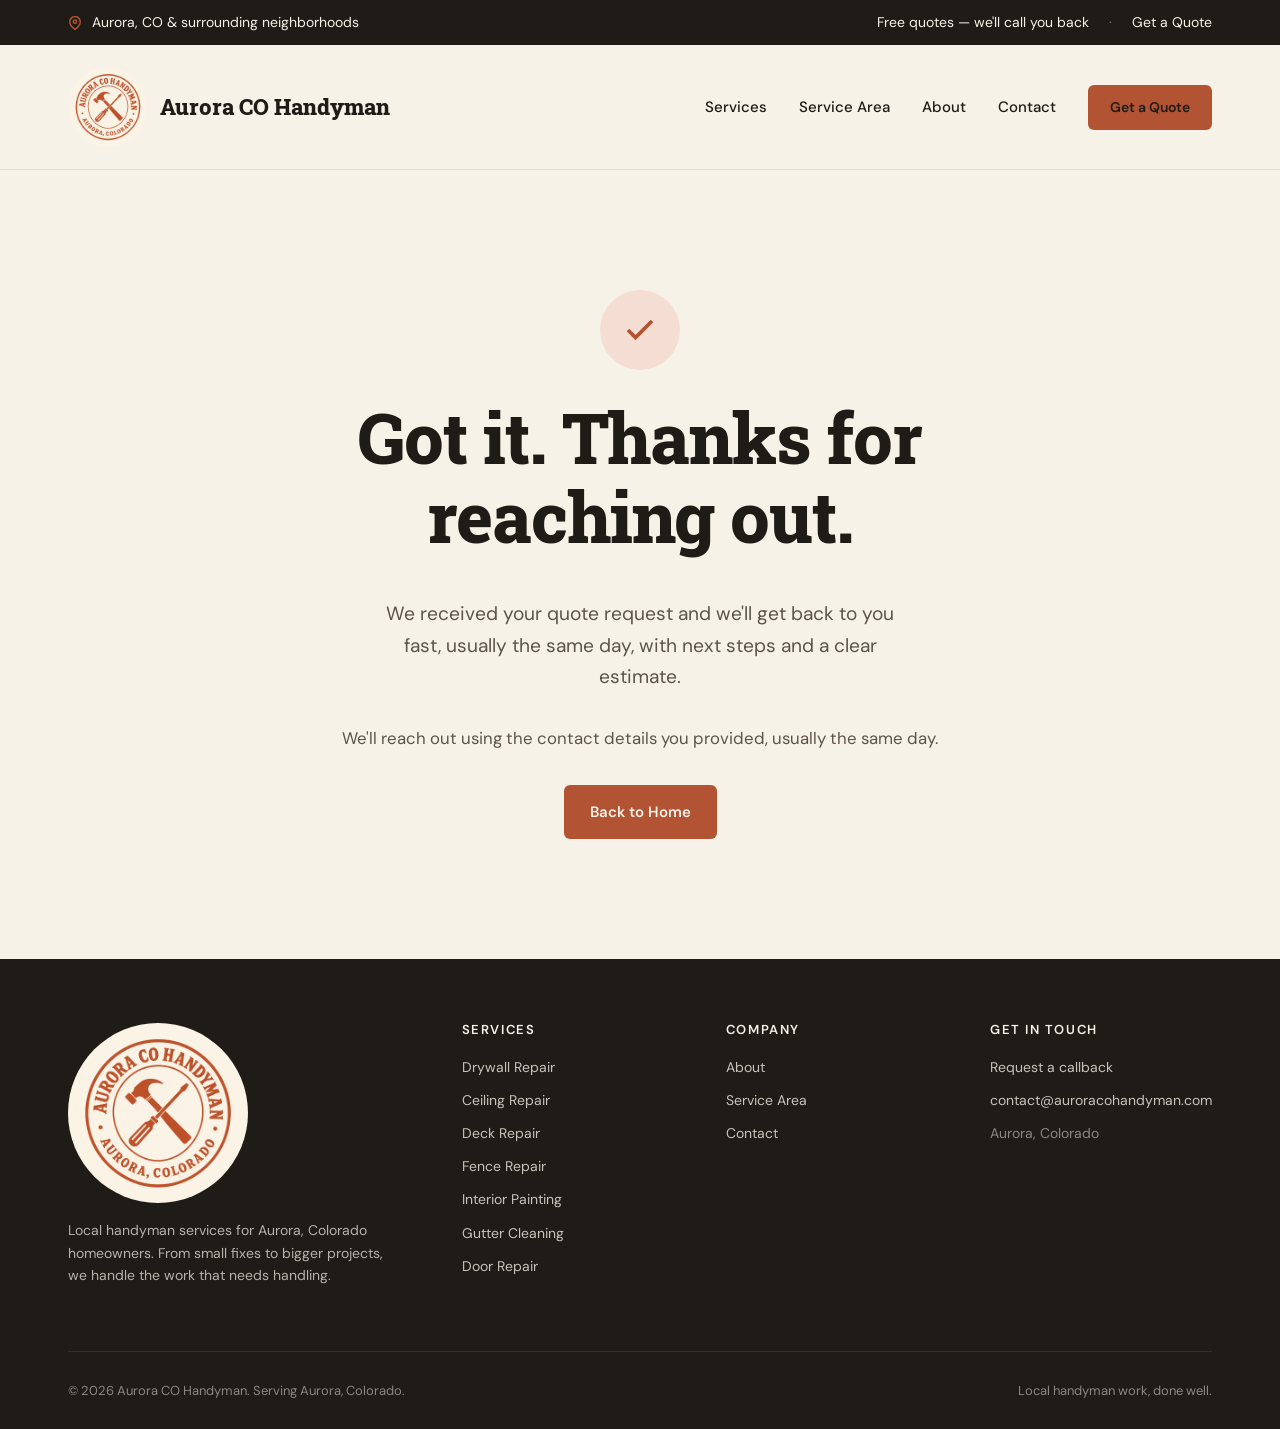
<file: thank-you/index.html>
<!DOCTYPE html>
<html lang="en">
<head>
  <meta charset="UTF-8">
  <meta name="viewport" content="width=device-width, initial-scale=1.0">
  <title>Thanks for reaching out | Aurora CO Handyman</title>
  <meta name="description" content="Thanks for contacting Aurora CO Handyman. We'll be in touch shortly.">
  <meta name="theme-color" content="#1F1B16">
  <meta name="robots" content="noindex, nofollow">
  <link rel="canonical" href="https://auroracohandyman.com/thank-you/">

  <meta property="og:type" content="website">
  <meta property="og:title" content="Thanks for reaching out | Aurora CO Handyman">
  <meta property="og:description" content="Thanks for contacting Aurora CO Handyman. We'll be in touch shortly.">
  <meta property="og:url" content="https://auroracohandyman.com/thank-you/">
  <meta property="og:image" content="https://auroracohandyman.com/assets/img/aurora-hero.jpg">
  <meta name="twitter:card" content="summary_large_image">

  <link rel="icon" type="image/png" sizes="32x32" href="/assets/img/favicon-32.png">
  <link rel="icon" type="image/png" sizes="16x16" href="/assets/img/favicon-16.png">
  <link rel="icon" type="image/png" sizes="192x192" href="/assets/img/favicon-192.png">
  <link rel="apple-touch-icon" sizes="180x180" href="/assets/img/apple-touch-icon.png">

  <link rel="preconnect" href="https://fonts.googleapis.com">
  <link rel="preconnect" href="https://fonts.gstatic.com" crossorigin>
  <link href="https://fonts.googleapis.com/css2?family=Roboto+Slab:wght@500;600;700;800&family=DM+Sans:wght@400;500;600;700&display=swap" rel="stylesheet">
  <link rel="stylesheet" href="/assets/css/styles.css?v=20260827">

  <!-- Google tag (gtag.js) -->
  <script async src="https://www.googletagmanager.com/gtag/js?id=G-3KVSY13L0X"></script>
  <script>
    window.dataLayer = window.dataLayer || [];
    function gtag(){dataLayer.push(arguments);}
    gtag('js', new Date());
    gtag('config', 'G-3KVSY13L0X');
  </script>

  
</head>
<body>

  <div class="topbar">
    <div class="container">
      <span class="left">
        <svg xmlns="http://www.w3.org/2000/svg" viewBox="0 0 24 24" fill="none" stroke="currentColor" stroke-width="2.5"><path d="M21 10c0 7-9 13-9 13s-9-6-9-13a9 9 0 0118 0z"/><circle cx="12" cy="10" r="3"/></svg>
        Aurora, CO &amp; surrounding neighborhoods
      </span>
      <div class="right">
        <span>Free quotes &mdash; we'll call you back</span>
        <span class="divider">·</span>
        <a href="/contact/">Get a Quote</a>
      </div>
    </div>
  </div>

  <header class="site">
    <div class="container">
      <a href="/" class="brand">
        <img src="/assets/img/logo-badge.png" alt="" class="brand-mark" width="80" height="80">
        Aurora CO Handyman
      </a>
      <nav class="primary">
        <a href="/services/">Services</a>
        <a href="/service-area/">Service Area</a>
        <a href="/about/">About</a>
        <a href="/contact/">Contact</a>
        <a href="/contact/" class="btn btn-primary" style="padding: 11px 22px; font-size: 14px;">Get a Quote</a>
      </nav>
      <button class="mobile-menu-btn" aria-label="Open menu">
        <svg xmlns="http://www.w3.org/2000/svg" viewBox="0 0 24 24" fill="none" stroke="currentColor" stroke-width="2"><line x1="3" y1="6" x2="21" y2="6"/><line x1="3" y1="12" x2="21" y2="12"/><line x1="3" y1="18" x2="21" y2="18"/></svg>
      </button>
    </div>
  </header>
  <section class="block" style="padding: 120px 0; text-align: center;">
    <div class="container-narrow">
      <div style="width: 80px; height: 80px; background: var(--sienna-light); color: var(--sienna); border-radius: 50%; display: grid; place-items: center; margin: 0 auto 28px;">
        <svg xmlns="http://www.w3.org/2000/svg" viewBox="0 0 24 24" fill="none" stroke="currentColor" stroke-width="2.5" style="width: 36px; height: 36px;"><polyline points="20 6 9 17 4 12"/></svg>
      </div>
      <h1>Got it. Thanks for reaching out.</h1>
      <p style="font-size: 1.2rem; margin: 16px auto 32px; max-width: 540px;">We received your quote request and we'll get back to you fast, usually the same day, with next steps and a clear estimate.</p>
      <p style="font-size: 1.05rem; margin-bottom: 32px;">We'll reach out using the contact details you provided, usually the same day.</p>
      <a href="/" class="btn btn-primary">Back to Home</a>
    </div>
  </section>


  <footer>
    <div class="container">
      <div class="footer-grid">
        <div class="footer-brand">
          <img src="/assets/img/logo-badge.png" alt="Aurora CO Handyman badge logo" class="footer-logo" width="180" height="180">
          <p>Local handyman services for Aurora, Colorado homeowners. From small fixes to bigger projects, we handle the work that needs handling.</p>
        </div>
        <div>
          <h4>Services</h4>
          <ul>
            <li><a href="/drywall-repair/">Drywall Repair</a></li>
            <li><a href="/ceiling-repair/">Ceiling Repair</a></li>
            <li><a href="/deck-repair/">Deck Repair</a></li>
            <li><a href="/fence-repair/">Fence Repair</a></li>
            <li><a href="/interior-painting/">Interior Painting</a></li>
            <li><a href="/gutter-cleaning/">Gutter Cleaning</a></li>
            <li><a href="/door-repair/">Door Repair</a></li>
          </ul>
        </div>
        <div>
          <h4>Company</h4>
          <ul>
            <li><a href="/about/">About</a></li>
            <li><a href="/service-area/">Service Area</a></li>
            <li><a href="/contact/">Contact</a></li>
          </ul>
        </div>
        <div>
          <h4>Get in Touch</h4>
          <ul>
            <li><a href="/contact/">Request a callback</a></li>
            <li><a href="mailto:contact@auroracohandyman.com">contact@auroracohandyman.com</a></li>
            <li style="margin-top: 8px; color: rgba(247, 242, 232, 0.5);">Aurora, Colorado</li>
          </ul>
        </div>
      </div>
      <div class="footer-bottom">
        <span>&copy; 2026 Aurora CO Handyman. Serving Aurora, Colorado.</span>
        <span>Local handyman work, done well.</span>
      </div>
    </div>
  </footer>

  <script src="/assets/js/analytics-v1.js"></script>
</body>
</html>
</file>
<file: assets/css/styles.css>
/* Aurora CO Handyman — Shared design system
   Direction B (Craftsman): warm cream + charcoal + sienna
*/

:root {
  --cream: #F7F2E8;
  --cream-light: #FDFAF3;
  --charcoal: #1F1B16;
  --charcoal-soft: #2F2A22;
  --sienna: #B25434;
  --sienna-dark: #8A3F26;
  --sienna-light: #F4DDD2;
  --ink-mid: #5C544A;
  --ink-soft: #847B6F;
  --border: #E5DBC8;
  --border-soft: #EFE7D5;
}

*, *::before, *::after { box-sizing: border-box; }
html { scroll-behavior: smooth; }
body {
  margin: 0;
  font-family: 'DM Sans', -apple-system, BlinkMacSystemFont, 'Segoe UI', sans-serif;
  font-size: 17px;
  line-height: 1.65;
  color: var(--charcoal);
  background: var(--cream);
  -webkit-font-smoothing: antialiased;
}
h1, h2, h3, h4 {
  font-family: 'Roboto Slab', serif;
  font-weight: 700;
  line-height: 1.12;
  letter-spacing: -0.015em;
  margin: 0 0 0.6em;
  color: var(--charcoal);
}
h1 { font-size: clamp(2.6rem, 5.5vw, 4.4rem); font-weight: 800; }
h2 { font-size: clamp(2rem, 4vw, 3rem); }
h3 { font-size: 1.55rem; }
p { margin: 0 0 1em; color: var(--ink-mid); }
a { color: var(--sienna); text-decoration: none; transition: color 0.2s; }
a:hover { color: var(--sienna-dark); }
img { max-width: 100%; display: block; }

.container { max-width: 1200px; margin: 0 auto; padding: 0 28px; }
.container-narrow { max-width: 880px; margin: 0 auto; padding: 0 28px; }

/* Top bar */
.topbar { background: var(--charcoal); color: var(--cream); font-size: 14px; }
.topbar .container { display: flex; justify-content: space-between; padding: 11px 28px; gap: 16px; flex-wrap: wrap; align-items: center; }
.topbar a { color: var(--cream); }
.topbar a:hover { color: var(--sienna); }
.topbar .left { display: flex; align-items: center; gap: 10px; }
.topbar .left svg { width: 14px; height: 14px; color: var(--sienna); }
.topbar .right { display: flex; gap: 20px; align-items: center; }
.topbar .right .divider { opacity: 0.4; }

/* Header */
header.site { padding: 22px 0; background: var(--cream); border-bottom: 1px solid var(--border); position: sticky; top: 0; z-index: 50; }
header.site .container { display: flex; justify-content: space-between; align-items: center; }
.brand { font-family: 'Roboto Slab', serif; font-weight: 800; font-size: 22px; color: var(--charcoal); display: flex; align-items: center; gap: 12px; }
.brand-mark { width: 80px; height: 80px; border-radius: 50%; display: block; flex-shrink: 0; object-fit: cover; }
nav.primary { display: flex; gap: 32px; align-items: center; font-weight: 500; font-size: 15px; }
nav.primary a { color: var(--charcoal); }
nav.primary a:hover { color: var(--sienna); }
nav.primary a.active { color: var(--sienna); }
.mobile-menu-btn { display: none; background: none; border: none; cursor: pointer; padding: 8px; color: var(--charcoal); }
.mobile-menu-btn svg { width: 24px; height: 24px; }

/* Buttons */
.btn { display: inline-flex; align-items: center; gap: 10px; padding: 15px 26px; font-family: 'DM Sans', sans-serif; font-weight: 600; font-size: 15px; transition: all 0.2s; border: none; cursor: pointer; text-decoration: none; border-radius: 6px; }
.btn-primary { background: var(--sienna); color: var(--cream); }
.btn-primary:hover { background: var(--sienna-dark); color: var(--cream); transform: translateY(-1px); }
.btn-outline { background: transparent; color: var(--charcoal); border: 2px solid var(--charcoal); }
.btn-outline:hover { background: var(--charcoal); color: var(--cream); }
.btn-ghost { background: transparent; color: var(--sienna); border: 2px solid var(--sienna); }
.btn-ghost:hover { background: var(--sienna); color: var(--cream); }
.btn-cream { background: var(--cream); color: var(--charcoal); }
.btn-cream:hover { background: var(--cream-light); transform: translateY(-1px); }

/* Hero (homepage) */
.hero { padding: 70px 0 90px; position: relative; overflow: hidden; }
.hero::before {
  content: '';
  position: absolute;
  inset: 0;
  background-image: radial-gradient(circle at 20% 20%, rgba(178, 84, 52, 0.06) 0%, transparent 50%);
  pointer-events: none;
}
.hero-grid { display: grid; grid-template-columns: 1fr 1fr; gap: 60px; align-items: center; position: relative; }
.hero-tag { display: inline-flex; align-items: center; gap: 10px; background: var(--sienna); color: var(--cream); padding: 8px 18px; border-radius: 100px; font-size: 13px; font-weight: 600; margin-bottom: 24px; }
.hero-tag .dot { width: 6px; height: 6px; background: var(--cream); border-radius: 50%; }
.hero h1 { margin-bottom: 24px; }
.hero h1 .underline { background: linear-gradient(transparent 65%, rgba(178, 84, 52, 0.25) 65%); padding: 0 4px; }
.hero-lead { font-size: 1.18rem; line-height: 1.55; max-width: 480px; margin-bottom: 32px; color: var(--ink-mid); }
.hero-ctas { display: flex; gap: 12px; flex-wrap: wrap; margin-bottom: 36px; }
.hero-trust { display: flex; gap: 28px; flex-wrap: wrap; color: var(--charcoal); font-size: 14px; font-weight: 500; }
.hero-trust .item { display: flex; align-items: center; gap: 8px; }
.hero-trust .check { width: 18px; height: 18px; background: var(--sienna); color: var(--cream); border-radius: 50%; display: grid; place-items: center; font-size: 11px; font-weight: 800; flex-shrink: 0; }
.hero-image-wrap { position: relative; }
.hero-image-wrap img { width: 100%; aspect-ratio: 5 / 6; object-fit: cover; display: block; border-radius: 8px; box-shadow: 0 20px 60px rgba(31, 27, 22, 0.18); }
.hero-image-badge { position: absolute; bottom: -24px; left: -24px; background: var(--cream-light); padding: 20px 24px; border-radius: 8px; box-shadow: 0 8px 24px rgba(31, 27, 22, 0.12); display: flex; align-items: center; gap: 14px; max-width: 280px; }
.hero-image-badge .ico { width: 40px; height: 40px; border-radius: 50%; flex-shrink: 0; display: block; object-fit: cover; }
.hero-image-badge .txt { font-size: 13px; line-height: 1.4; color: var(--charcoal); }
.hero-image-badge .txt strong { display: block; font-family: 'Roboto Slab', serif; font-size: 14px; margin-bottom: 2px; }

/* Page hero (interior pages, simpler) */
.page-hero { padding: 70px 0 60px; background: var(--cream-light); border-bottom: 1px solid var(--border-soft); position: relative; overflow: hidden; }
.page-hero::before {
  content: '';
  position: absolute;
  inset: 0;
  background-image: radial-gradient(circle at 85% 20%, rgba(178, 84, 52, 0.08) 0%, transparent 50%);
  pointer-events: none;
}
.page-hero-grid { display: grid; grid-template-columns: 1.2fr 1fr; gap: 60px; align-items: center; position: relative; }
.page-hero h1 { font-size: clamp(2.2rem, 4.5vw, 3.6rem); margin-bottom: 20px; }
.page-hero h1 .underline { background: linear-gradient(transparent 65%, rgba(178, 84, 52, 0.25) 65%); padding: 0 4px; }
.page-hero .lead { font-size: 1.18rem; line-height: 1.55; max-width: 480px; margin-bottom: 28px; }
.page-hero-img { aspect-ratio: 4 / 3; border-radius: 10px; overflow: hidden; box-shadow: 0 12px 36px rgba(31, 27, 22, 0.14); }
.page-hero-img img { width: 100%; height: 100%; object-fit: cover; }
.crumbs { font-size: 13px; color: var(--ink-soft); margin-bottom: 18px; font-weight: 500; }
.crumbs a { color: var(--ink-soft); }
.crumbs a:hover { color: var(--sienna); }
.crumbs span { margin: 0 8px; }

/* Section eyebrow */
.section-eyebrow { font-family: 'DM Sans', sans-serif; font-weight: 600; font-size: 13px; letter-spacing: 0.18em; text-transform: uppercase; color: var(--sienna); margin-bottom: 14px; }

/* Generic section */
section.block { padding: 100px 0; }
section.block.alt { background: var(--cream-light); border-top: 1px solid var(--border-soft); border-bottom: 1px solid var(--border-soft); }

/* Services (alternating block layout) */
.services-section { padding: 100px 0; }
.services-head { text-align: center; max-width: 720px; margin: 0 auto 80px; }
.services-head p { font-size: 1.1rem; }

.service-row { display: grid; grid-template-columns: 1fr 1fr; gap: 64px; align-items: center; margin-bottom: 100px; }
.service-row.reverse .service-content { order: 2; }
.service-row.reverse .service-img { order: 1; }
.service-img-wrap { position: relative; }
.service-img-wrap img { width: 100%; aspect-ratio: 4 / 3; object-fit: cover; display: block; border-radius: 10px; }
.service-img-wrap::before { content: ''; position: absolute; inset: 16px -16px -16px 16px; border: 2px solid var(--sienna); border-radius: 10px; z-index: -1; }
.service-row.reverse .service-img-wrap::before { inset: 16px 16px -16px -16px; }
.service-tag { font-family: 'DM Sans', sans-serif; font-weight: 600; font-size: 12px; letter-spacing: 0.16em; text-transform: uppercase; color: var(--sienna); margin-bottom: 16px; display: flex; align-items: center; gap: 10px; }
.service-tag .line { width: 24px; height: 2px; background: var(--sienna); }
.service-content h3 { font-size: 2.2rem; margin-bottom: 16px; }
.service-content p { font-size: 1.05rem; max-width: 460px; }
.service-list { list-style: none; padding: 0; margin: 20px 0 28px; display: grid; grid-template-columns: 1fr 1fr; gap: 10px 24px; max-width: 460px; }
.service-list li { font-size: 14px; color: var(--ink-mid); padding-left: 22px; position: relative; font-weight: 500; }
.service-list li::before { content: '✓'; position: absolute; left: 0; top: 0; color: var(--sienna); font-weight: 800; }

/* Service grid (hub page) */
.service-grid { display: grid; grid-template-columns: repeat(3, 1fr); gap: 24px; }
.service-card { background: var(--cream-light); border: 1px solid var(--border); border-radius: 12px; overflow: hidden; transition: all 0.25s; text-decoration: none; color: inherit; display: flex; flex-direction: column; }
.service-card:hover { border-color: var(--sienna); transform: translateY(-4px); box-shadow: 0 16px 40px rgba(31, 27, 22, 0.1); color: inherit; }
.service-card .img-wrap { aspect-ratio: 4 / 3; overflow: hidden; }
.service-card .img-wrap img { width: 100%; height: 100%; object-fit: cover; transition: transform 0.3s; }
.service-card:hover .img-wrap img { transform: scale(1.04); }
.service-card .body { padding: 24px; display: flex; flex-direction: column; flex: 1; }
.service-card .cat { font-family: 'DM Sans', sans-serif; font-weight: 600; font-size: 12px; letter-spacing: 0.14em; text-transform: uppercase; color: var(--sienna); margin-bottom: 8px; }
.service-card h3 { font-size: 1.35rem; margin-bottom: 8px; }
.service-card p { font-size: 15px; margin-bottom: 16px; flex: 1; }
.service-card .more { color: var(--sienna); font-weight: 600; font-size: 14px; display: inline-flex; align-items: center; gap: 6px; }
.service-card:hover .more { gap: 10px; }

/* Process strip */
.process { background: var(--charcoal); color: var(--cream); padding: 100px 0; }
.process .head { text-align: center; max-width: 640px; margin: 0 auto 64px; }
.process h2 { color: var(--cream); margin: 0 0 16px; }
.process .lead { color: rgba(247, 242, 232, 0.7); font-size: 1.1rem; }
.process-grid { display: grid; grid-template-columns: repeat(3, 1fr); gap: 32px; }
.process-step { padding: 32px; background: var(--charcoal-soft); border-radius: 10px; border: 1px solid rgba(247, 242, 232, 0.08); }
.process-step .num { font-family: 'Roboto Slab', serif; font-size: 3.4rem; font-weight: 800; color: var(--sienna); line-height: 1; margin-bottom: 16px; }
.process-step h3 { color: var(--cream); font-size: 1.3rem; margin-bottom: 10px; }
.process-step p { color: rgba(247, 242, 232, 0.7); margin: 0; font-size: 15px; }

/* Why us */
.why-section { padding: 100px 0; background: var(--cream-light); border-top: 1px solid var(--border-soft); border-bottom: 1px solid var(--border-soft); }
.why-head { text-align: center; max-width: 720px; margin: 0 auto 64px; }
.why-grid { display: grid; grid-template-columns: repeat(2, 1fr); gap: 32px 48px; max-width: 1000px; margin: 0 auto; }
.why-item { display: flex; gap: 20px; align-items: flex-start; }
.why-icon { flex-shrink: 0; width: 52px; height: 52px; border-radius: 12px; background: var(--sienna-light); color: var(--sienna); display: grid; place-items: center; }
.why-icon svg { width: 24px; height: 24px; }
.why-item h3 { font-size: 1.25rem; margin-bottom: 6px; }
.why-item p { margin: 0; font-size: 15px; }

/* Service area */
.area-section { padding: 100px 0; }
.area-grid { display: grid; grid-template-columns: 1fr 1fr; gap: 80px; align-items: center; }
.area-content h2 { margin-bottom: 20px; }
.area-content p { font-size: 1.1rem; margin-bottom: 28px; }
.neighborhoods { display: flex; flex-wrap: wrap; gap: 10px; }
.neighborhood-pill { background: var(--cream-light); color: var(--charcoal); padding: 10px 18px; border-radius: 100px; font-size: 14px; font-weight: 500; border: 1px solid var(--border); transition: all 0.2s; }
.neighborhood-pill:hover { background: var(--sienna); color: var(--cream); border-color: var(--sienna); cursor: default; }
.area-map { aspect-ratio: 4 / 3; border-radius: 12px; overflow: hidden; position: relative; background: linear-gradient(135deg, var(--charcoal) 0%, var(--charcoal-soft) 100%); display: flex; align-items: center; justify-content: center; }
.area-map-inner { text-align: center; color: var(--cream); padding: 40px; }
.area-map-inner .pin { width: 60px; height: 60px; background: var(--sienna); border-radius: 50%; display: grid; place-items: center; margin: 0 auto 20px; position: relative; box-shadow: 0 8px 24px rgba(178, 84, 52, 0.35); }
.area-map-inner .pin::after { content: ''; position: absolute; inset: -8px; border: 2px solid var(--sienna); border-radius: 50%; opacity: 0.4; animation: pulse-ring 2s infinite; }
@keyframes pulse-ring { 0% { transform: scale(1); opacity: 0.4; } 100% { transform: scale(1.5); opacity: 0; } }
.area-map-inner .pin svg { width: 24px; height: 24px; color: var(--cream); }
.area-map-inner h3 { color: var(--cream); margin-bottom: 6px; }
.area-map-inner p { color: rgba(247, 242, 232, 0.7); margin: 0; font-size: 15px; }

/* FAQ */
.faq-section { padding: 100px 0; background: var(--cream-light); border-top: 1px solid var(--border-soft); }
.faq-head { text-align: center; max-width: 640px; margin: 0 auto 56px; }
.faq-list { max-width: 820px; margin: 0 auto; }
.faq-item { background: var(--cream); border: 1px solid var(--border); border-radius: 10px; margin-bottom: 14px; padding: 24px 28px; transition: all 0.2s; }
.faq-item:hover { border-color: var(--sienna); }
.faq-q { display: flex; justify-content: space-between; align-items: flex-start; cursor: pointer; gap: 24px; }
.faq-q h3 { margin: 0; font-size: 1.15rem; color: var(--charcoal); flex: 1; }
.faq-q .ico { flex-shrink: 0; width: 28px; height: 28px; border-radius: 50%; background: var(--sienna-light); color: var(--sienna); display: grid; place-items: center; font-weight: 800; font-family: 'Roboto Slab', serif; }
.faq-a { margin-top: 14px; color: var(--ink-mid); font-size: 15.5px; }
.faq-a p { margin: 0; }

/* What we do detailed list (service detail pages) */
.detail-list { display: grid; grid-template-columns: repeat(2, 1fr); gap: 24px; margin: 32px 0; }
.detail-list-item { background: var(--cream-light); border: 1px solid var(--border); border-radius: 10px; padding: 24px; }
.detail-list-item .ico { width: 40px; height: 40px; background: var(--sienna); color: var(--cream); border-radius: 8px; display: grid; place-items: center; margin-bottom: 14px; }
.detail-list-item .ico svg { width: 20px; height: 20px; }
.detail-list-item h4 { font-size: 1.1rem; margin-bottom: 6px; color: var(--charcoal); }
.detail-list-item p { font-size: 14px; margin: 0; }

/* Two-column content */
.two-col { display: grid; grid-template-columns: 1.4fr 1fr; gap: 80px; align-items: start; }
.two-col-img { border-radius: 10px; overflow: hidden; aspect-ratio: 4 / 5; }
.two-col-img img { width: 100%; height: 100%; object-fit: cover; }

/* Contact form */
.contact-grid { display: grid; grid-template-columns: 1.2fr 1fr; gap: 64px; align-items: start; padding: 60px 0 100px; }
.contact-form { background: var(--cream-light); border: 1px solid var(--border); border-radius: 12px; padding: 36px; }
.contact-form h2 { font-size: 1.5rem; margin-bottom: 8px; }
.contact-form .form-lead { font-size: 15px; margin-bottom: 28px; }
.form-group { margin-bottom: 18px; }
.form-row { display: grid; grid-template-columns: 1fr 1fr; gap: 18px; }
.form-group label { display: block; font-weight: 600; font-size: 13px; letter-spacing: 0.04em; margin-bottom: 6px; color: var(--charcoal); }
.form-group input, .form-group select, .form-group textarea { width: 100%; padding: 13px 16px; border: 1.5px solid var(--border); border-radius: 8px; font-family: inherit; font-size: 15px; color: var(--charcoal); background: var(--cream); transition: border-color 0.2s; }
.form-group input:focus, .form-group select:focus, .form-group textarea:focus { outline: none; border-color: var(--sienna); }
.form-group textarea { min-height: 120px; resize: vertical; font-family: inherit; }
.form-group .btn { width: 100%; justify-content: center; padding: 16px 26px; }
.contact-side h3 { font-size: 1.6rem; margin-bottom: 16px; }
.contact-info { list-style: none; padding: 0; margin: 24px 0; }
.contact-info li { display: flex; gap: 14px; align-items: flex-start; margin-bottom: 18px; }
.contact-info .ico { flex-shrink: 0; width: 38px; height: 38px; border-radius: 8px; background: var(--sienna-light); color: var(--sienna); display: grid; place-items: center; }
.contact-info .ico svg { width: 18px; height: 18px; }
.contact-info .label { font-family: 'Roboto Slab', serif; font-weight: 700; color: var(--charcoal); font-size: 15px; margin-bottom: 2px; display: block; }
.contact-info a, .contact-info span { color: var(--ink-mid); font-size: 15px; }
.contact-info a:hover { color: var(--sienna); }

/* CTA */
.cta { padding: 100px 0; text-align: center; background: var(--sienna); color: var(--cream); }
.cta h2 { color: var(--cream); max-width: 18ch; margin: 0 auto 16px; }
.cta p { font-size: 1.15rem; max-width: 560px; margin: 0 auto 32px; color: rgba(247, 242, 232, 0.92); }
.cta-actions { display: flex; gap: 12px; justify-content: center; flex-wrap: wrap; }

/* Footer */
footer { background: var(--charcoal); color: var(--cream); padding: 64px 0 28px; font-size: 14px; }
.footer-grid { display: grid; grid-template-columns: 1.6fr 1fr 1fr 1fr; gap: 48px; margin-bottom: 48px; }
.footer-brand p { color: rgba(247, 242, 232, 0.7); margin: 16px 0; max-width: 320px; line-height: 1.6; }
.footer-logo { width: 180px; height: 180px; border-radius: 50%; display: block; margin-bottom: 12px; }
footer h4 { color: var(--cream); font-size: 13px; letter-spacing: 0.12em; text-transform: uppercase; margin-bottom: 18px; font-family: 'DM Sans', sans-serif; font-weight: 600; }
footer ul { list-style: none; padding: 0; margin: 0; }
footer ul li { margin-bottom: 10px; }
footer ul a { color: rgba(247, 242, 232, 0.78); font-size: 14px; }
footer ul a:hover { color: var(--sienna); }
.footer-bottom { padding-top: 28px; border-top: 1px solid rgba(247, 242, 232, 0.1); display: flex; justify-content: space-between; flex-wrap: wrap; gap: 16px; color: rgba(247, 242, 232, 0.5); font-size: 13px; }

/* Responsive */
@media (max-width: 880px) {
  nav.primary { display: none; }
  .mobile-menu-btn { display: block; }
  .brand-mark { width: 60px; height: 60px; }
  .hero { padding: 48px 0 64px; }
  .hero-grid, .service-row, .service-row.reverse, .area-grid, .page-hero-grid, .two-col, .contact-grid { grid-template-columns: 1fr; gap: 40px; }
  .service-row { margin-bottom: 56px; }
  .service-row.reverse .service-content, .service-row.reverse .service-img { order: 0; }
  .service-img-wrap::before, .service-row.reverse .service-img-wrap::before { inset: 0; opacity: 0.4; }
  .hero-image-wrap { order: -1; }
  .hero-image-badge { left: 16px; right: 16px; }
  .process-grid { grid-template-columns: 1fr; gap: 16px; }
  .why-grid, .detail-list { grid-template-columns: 1fr; gap: 24px; }
  .service-grid { grid-template-columns: 1fr; }
  section.block, .services-section, .process, .why-section, .area-section, .faq-section, .cta { padding: 64px 0; }
  .footer-grid { grid-template-columns: 1fr 1fr; gap: 32px; }
  .service-list { grid-template-columns: 1fr; }
  .form-row { grid-template-columns: 1fr; }
  .contact-form { padding: 28px; }
}
@media (max-width: 520px) {
  .footer-grid { grid-template-columns: 1fr; }
  .hero-ctas, .cta-actions { flex-direction: column; align-items: stretch; }
  .hero-ctas .btn, .cta-actions .btn { width: 100%; justify-content: center; }
  .topbar .container { justify-content: center; text-align: center; }
}

.optional {
  color: var(--ink-mid);
  font-size: 0.85em;
  font-weight: 500;
}

.form-note {
  margin: 10px 0 0;
  color: var(--ink-mid);
  font-size: 0.82rem;
  line-height: 1.45;
}

/* Mobile conversion action */
.mobile-quote-bar {
  display: none;
}

@media (max-width: 780px) {
  body.has-mobile-quote-bar {
    padding-bottom: calc(76px + env(safe-area-inset-bottom));
  }

  .mobile-quote-bar {
    position: fixed;
    z-index: 1000;
    right: 0;
    bottom: 0;
    left: 0;
    display: block;
    padding: 10px 16px calc(10px + env(safe-area-inset-bottom));
    background: rgba(31, 27, 22, 0.97);
    border-top: 1px solid rgba(247, 242, 232, 0.2);
    box-shadow: 0 -8px 24px rgba(31, 27, 22, 0.18);
  }

  .mobile-quote-bar .btn {
    width: 100%;
    min-height: 48px;
  }
}
</file>
